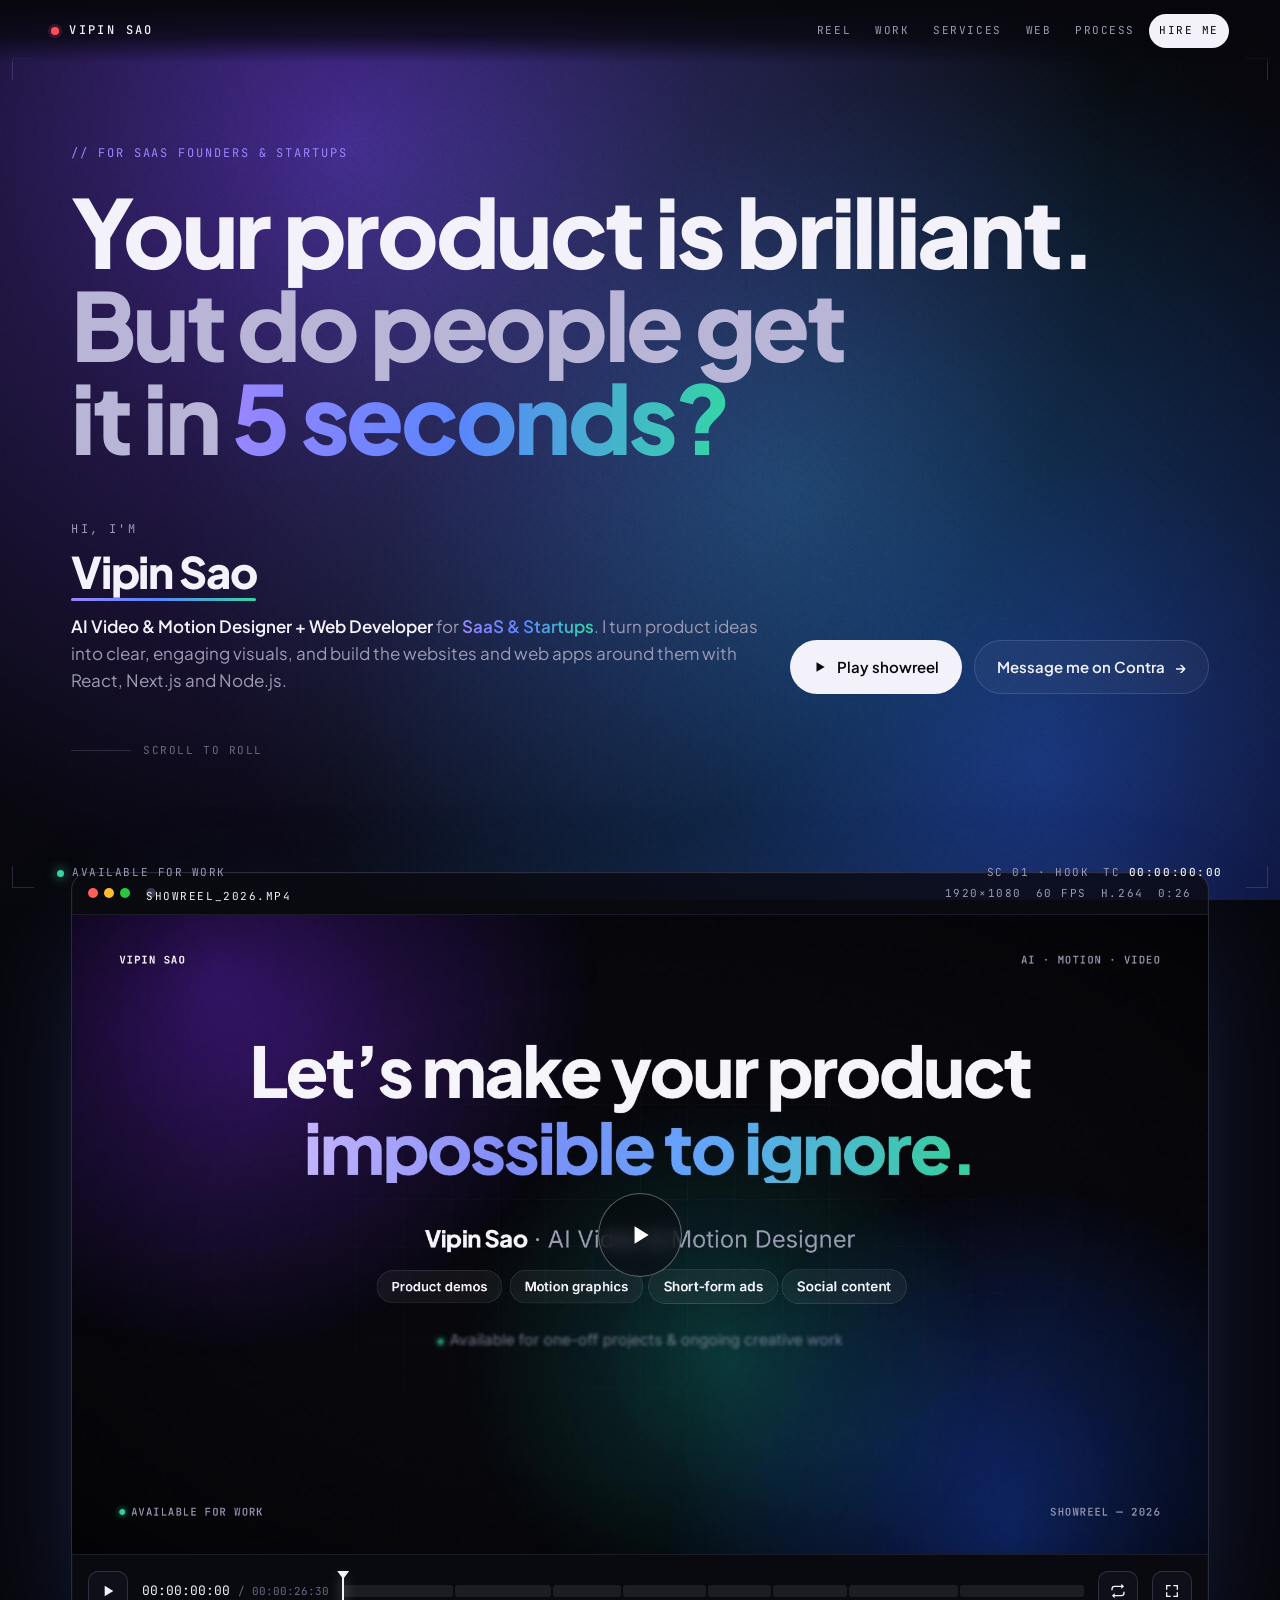
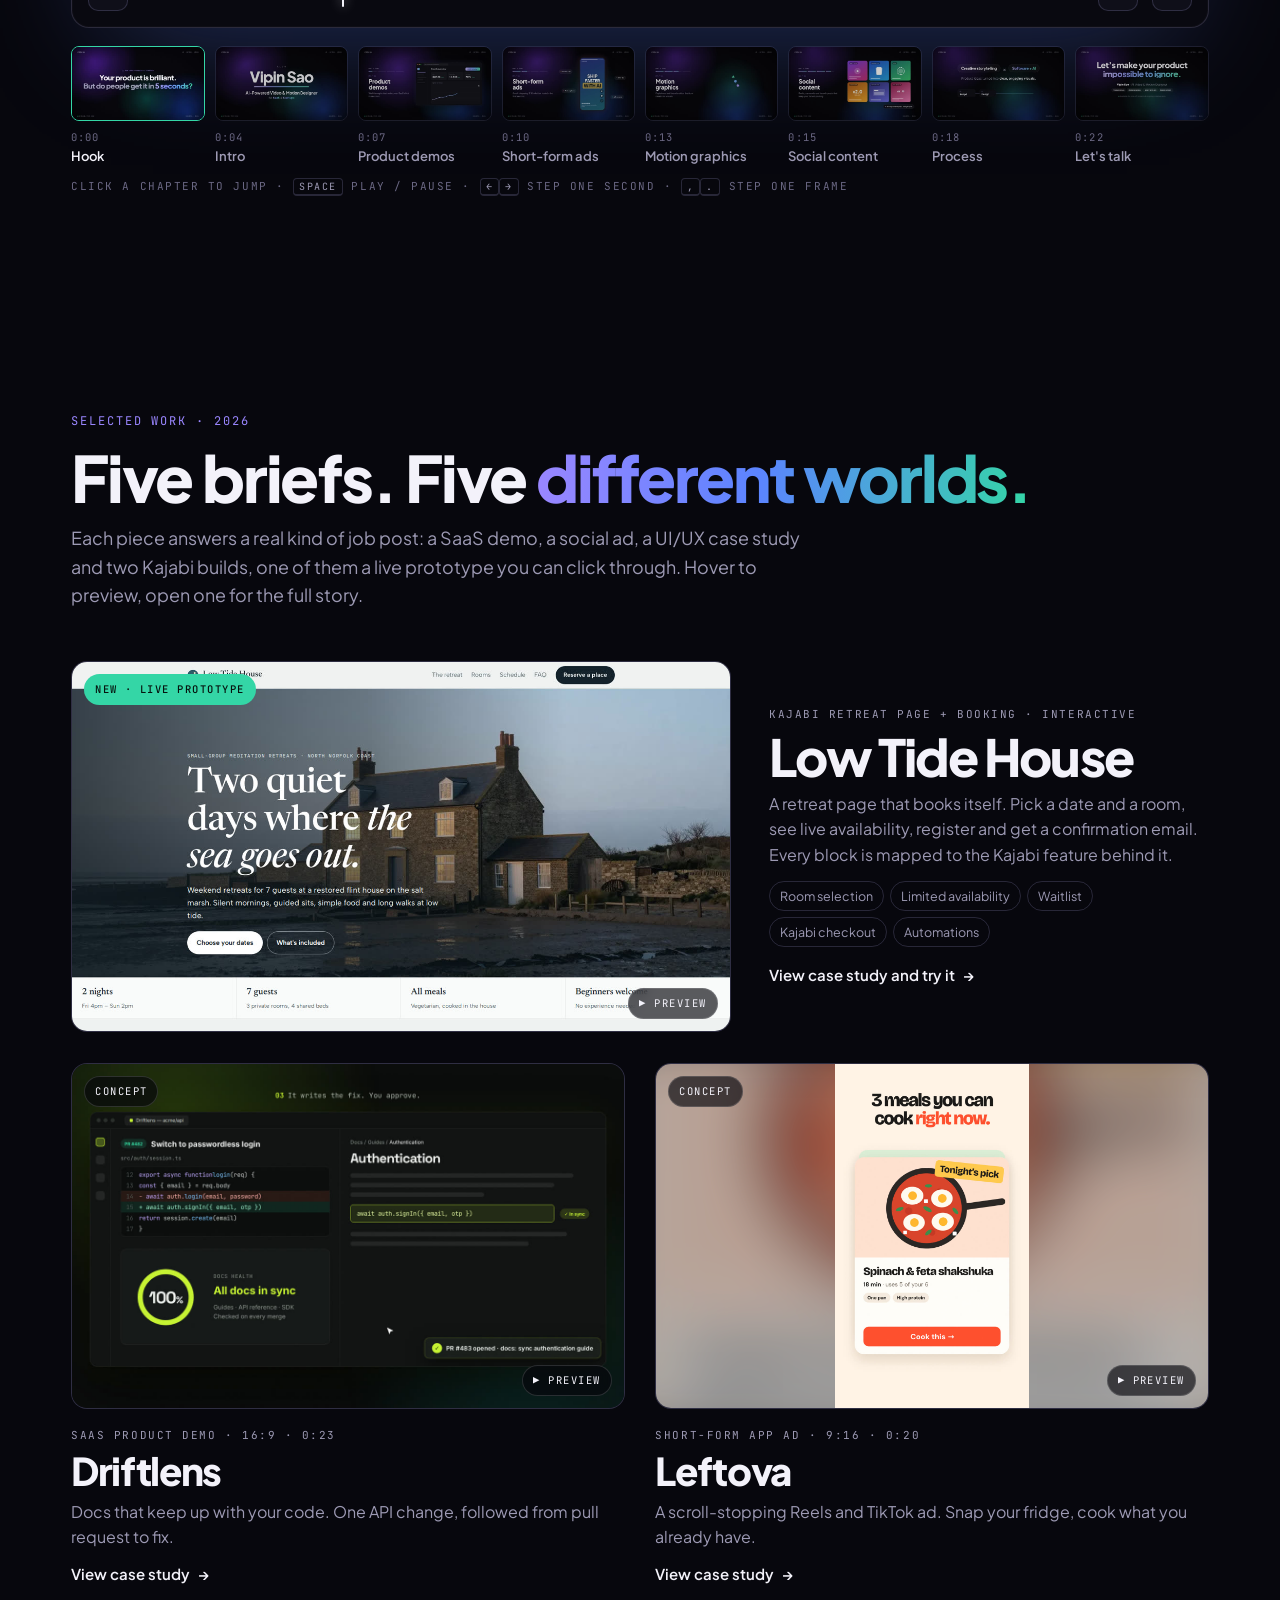
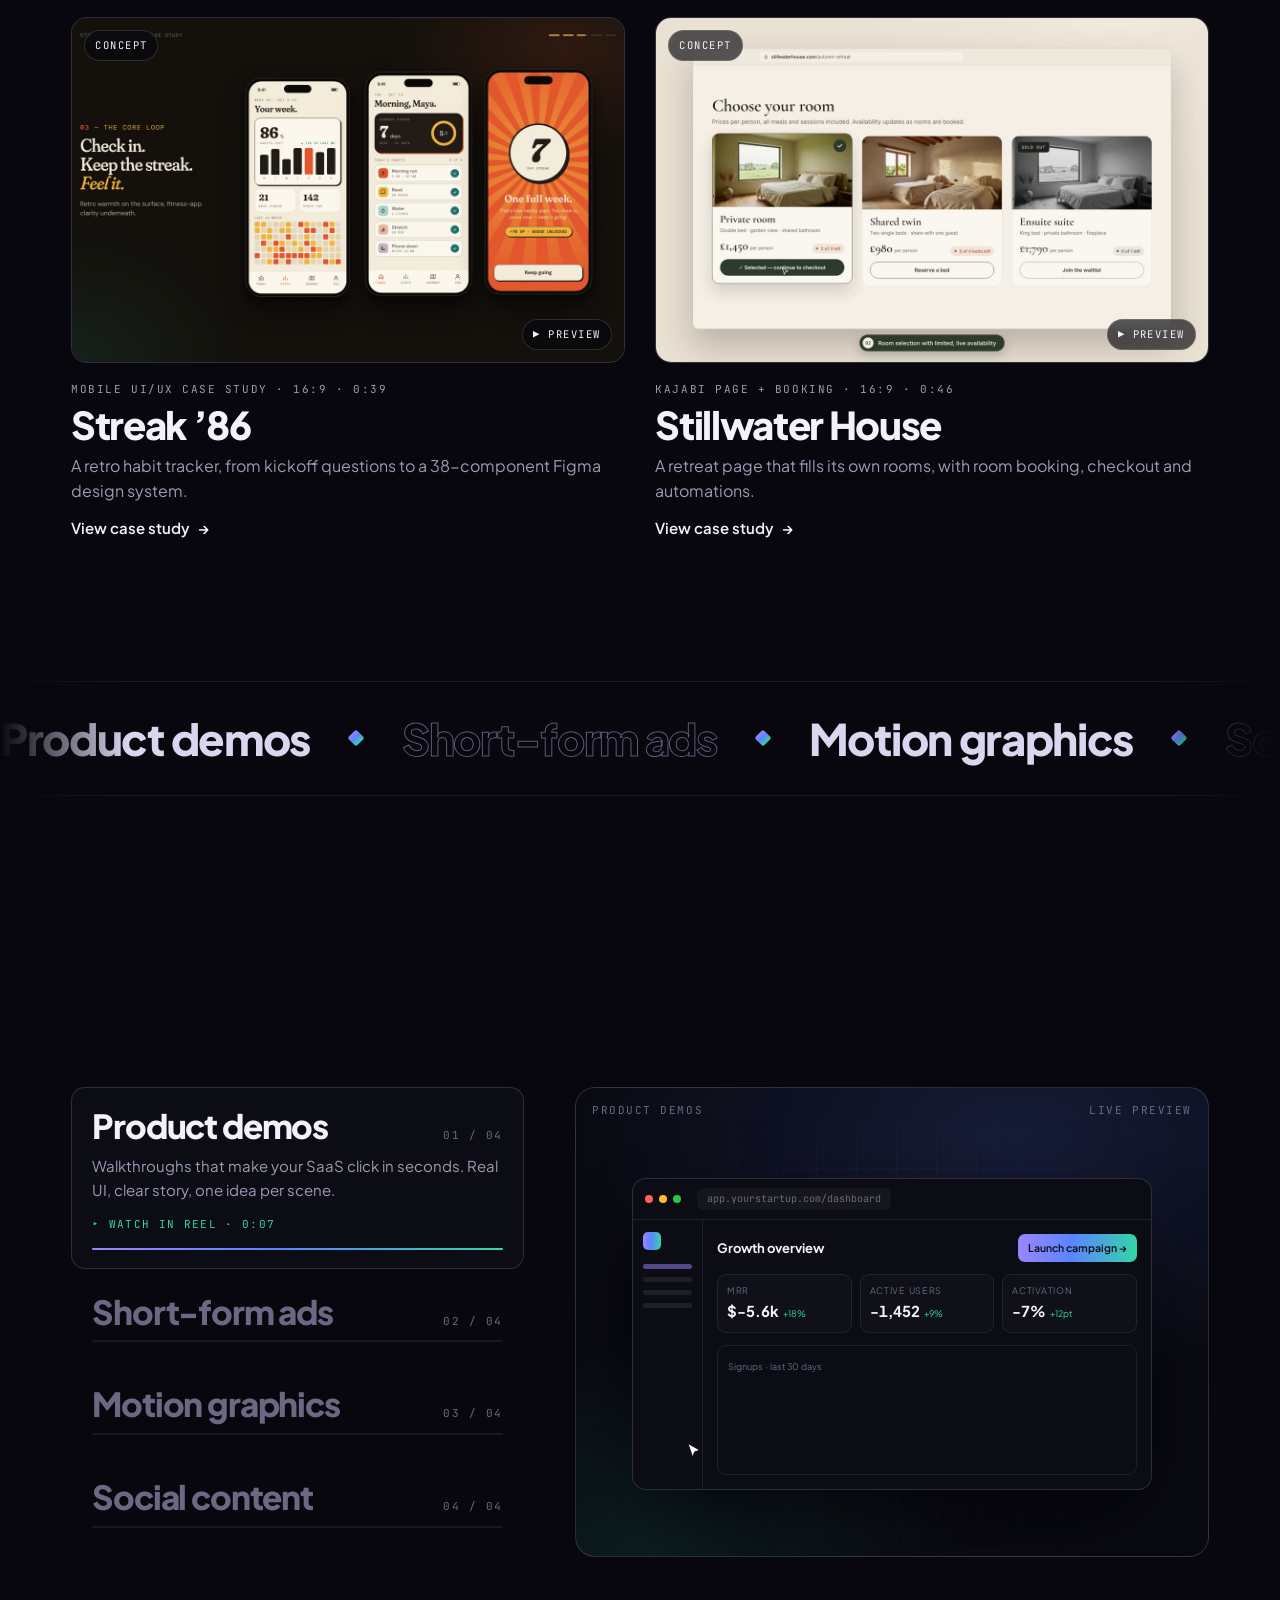
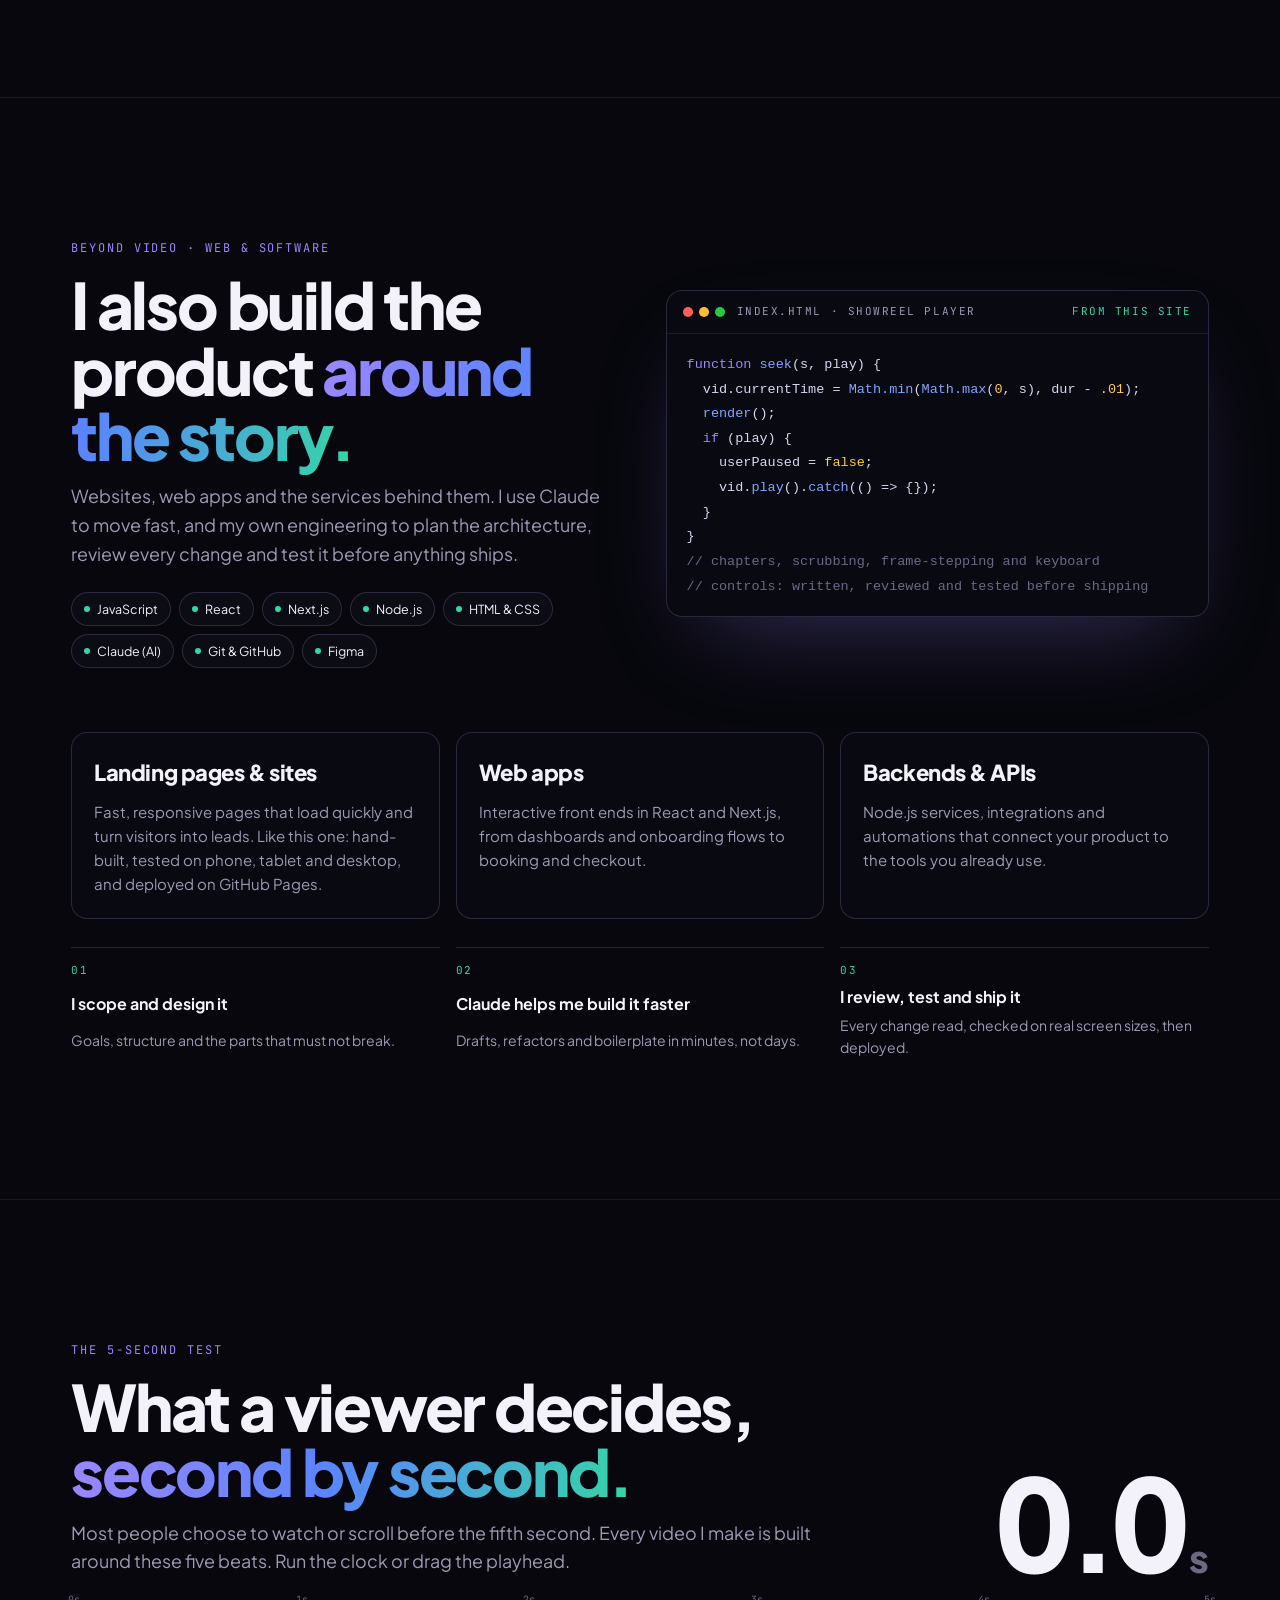
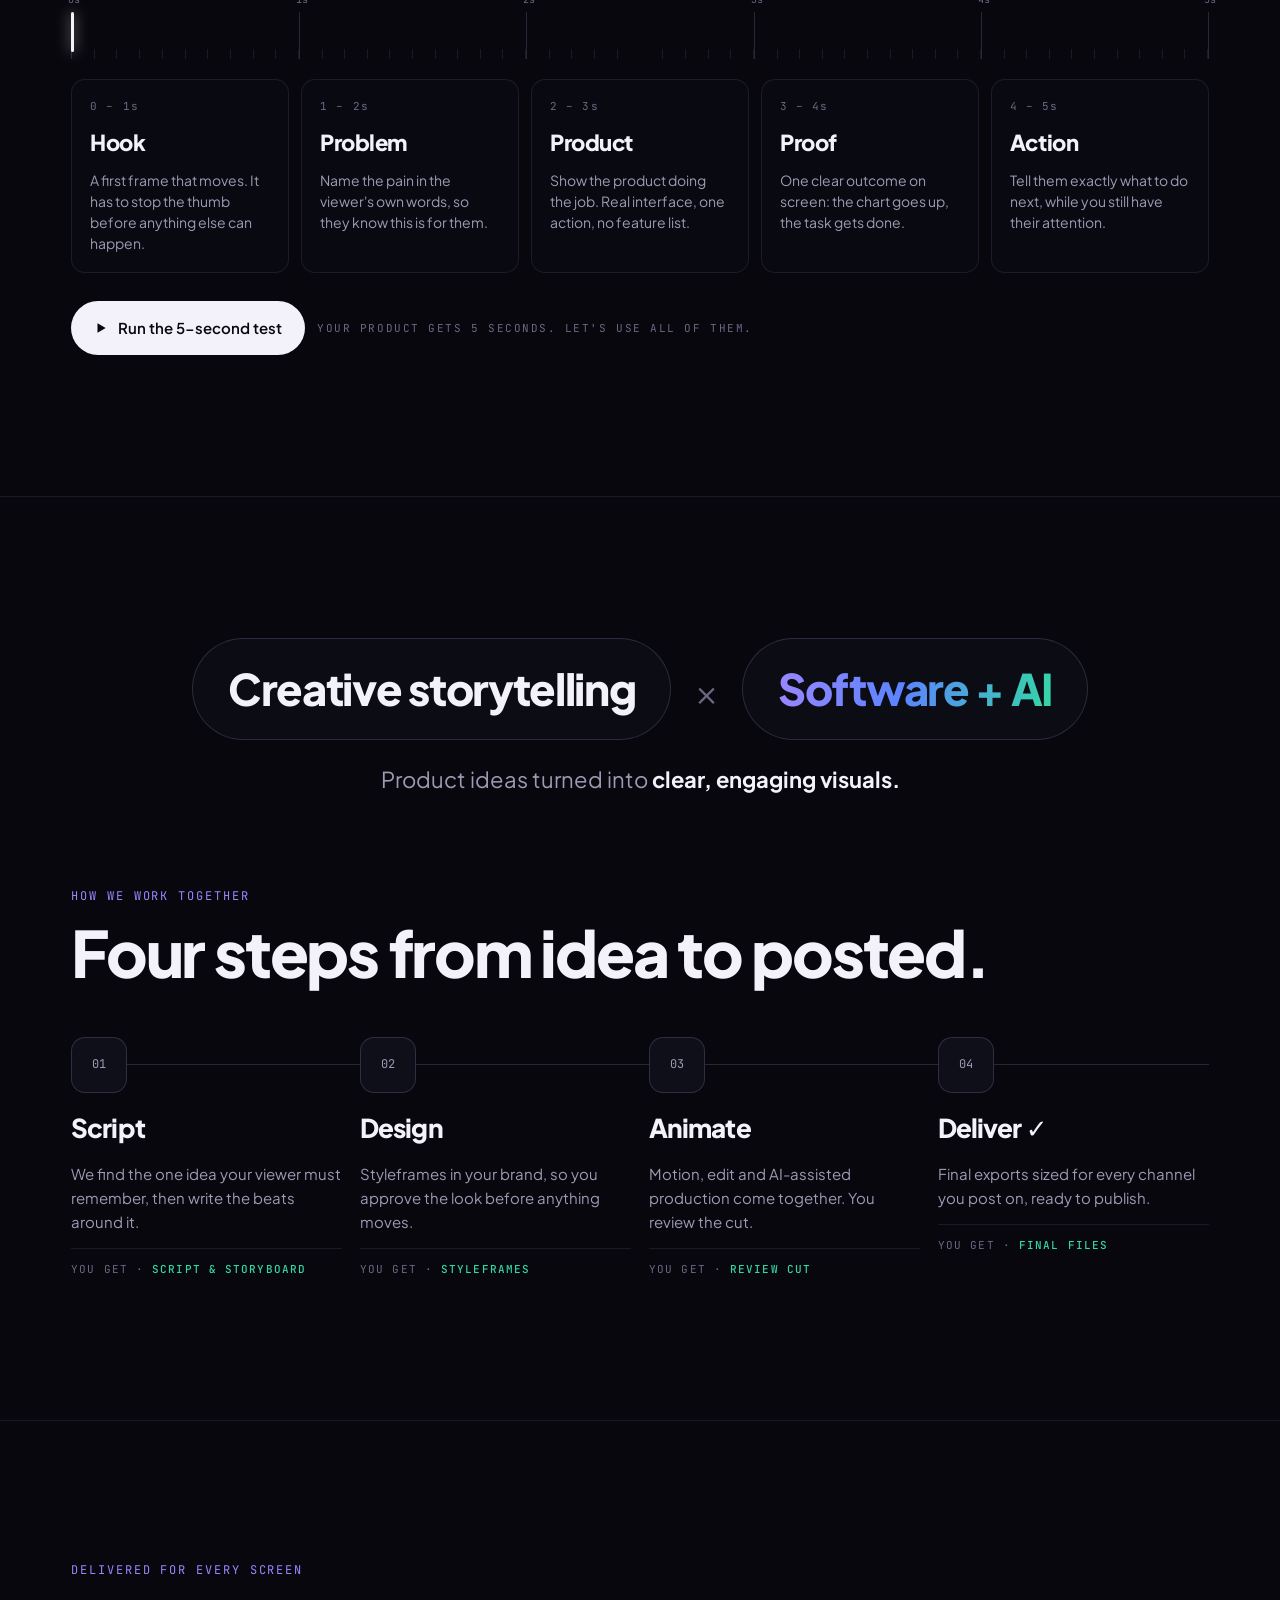
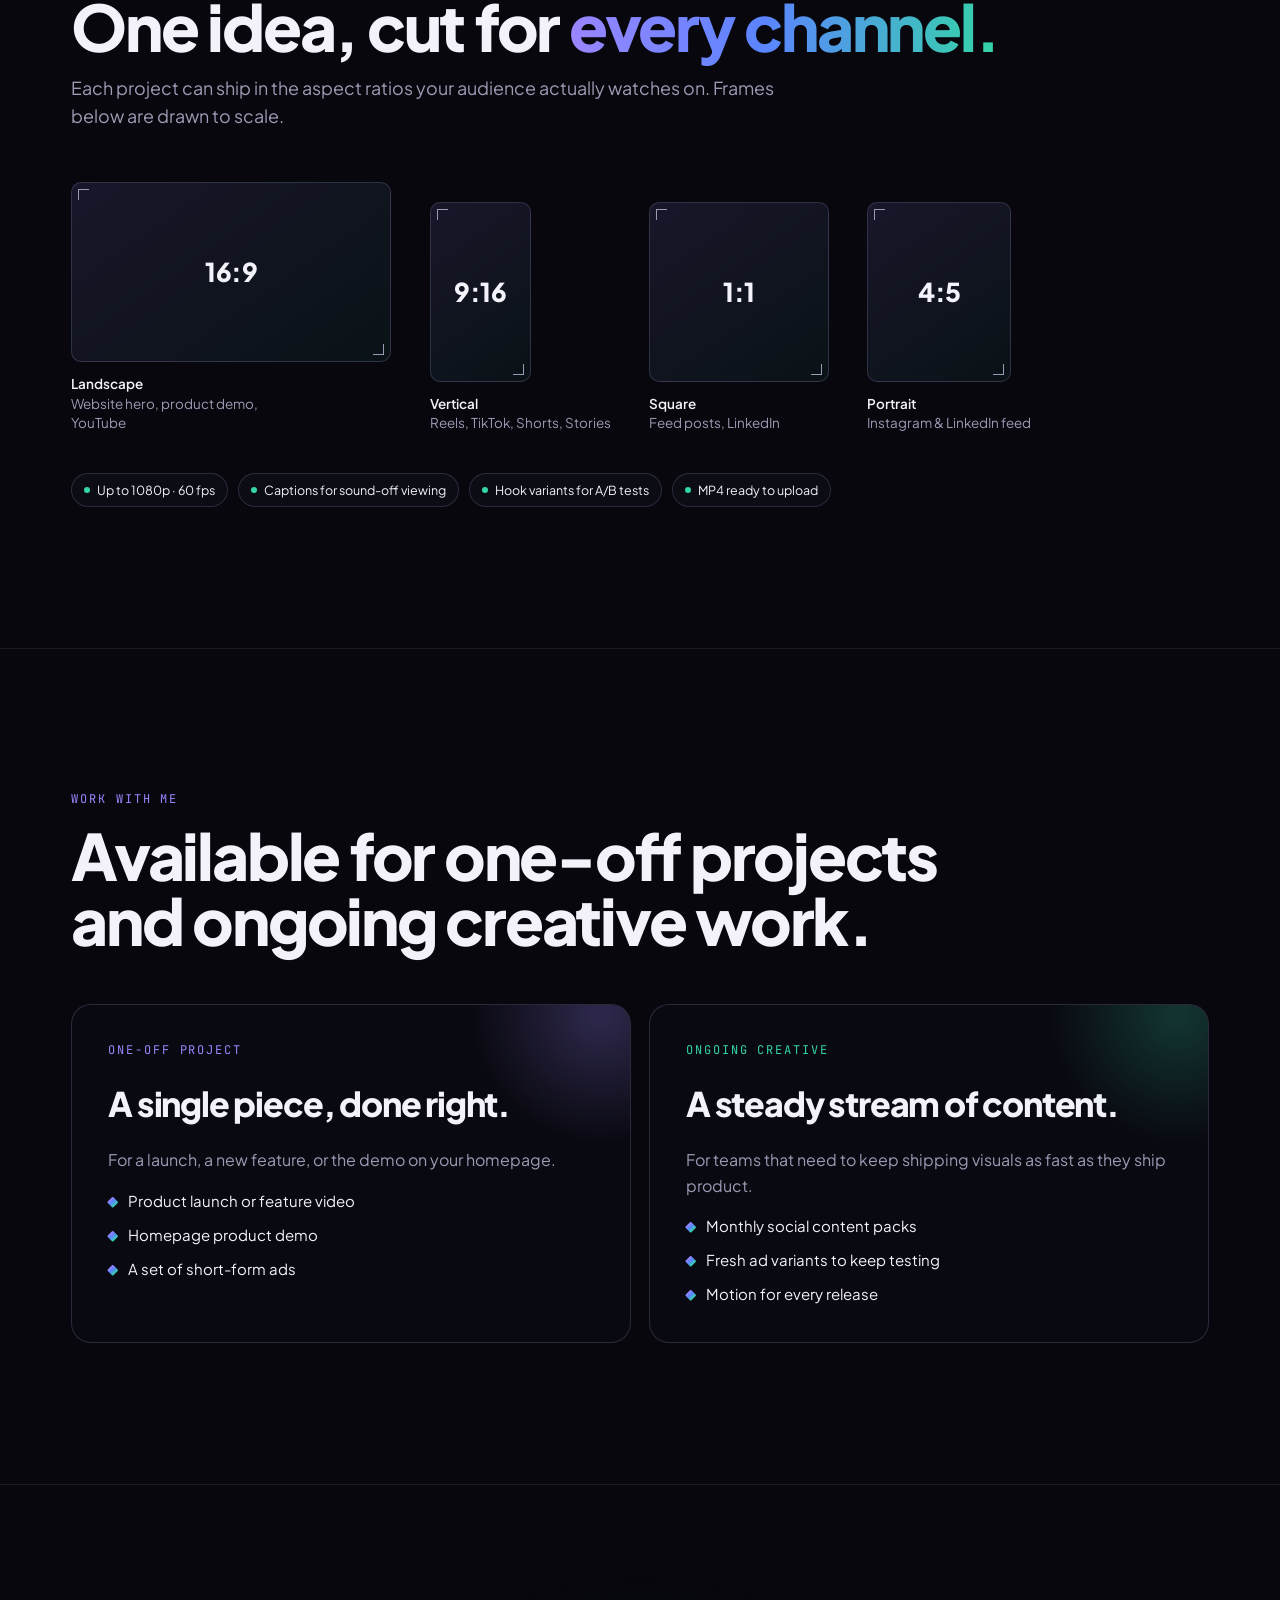
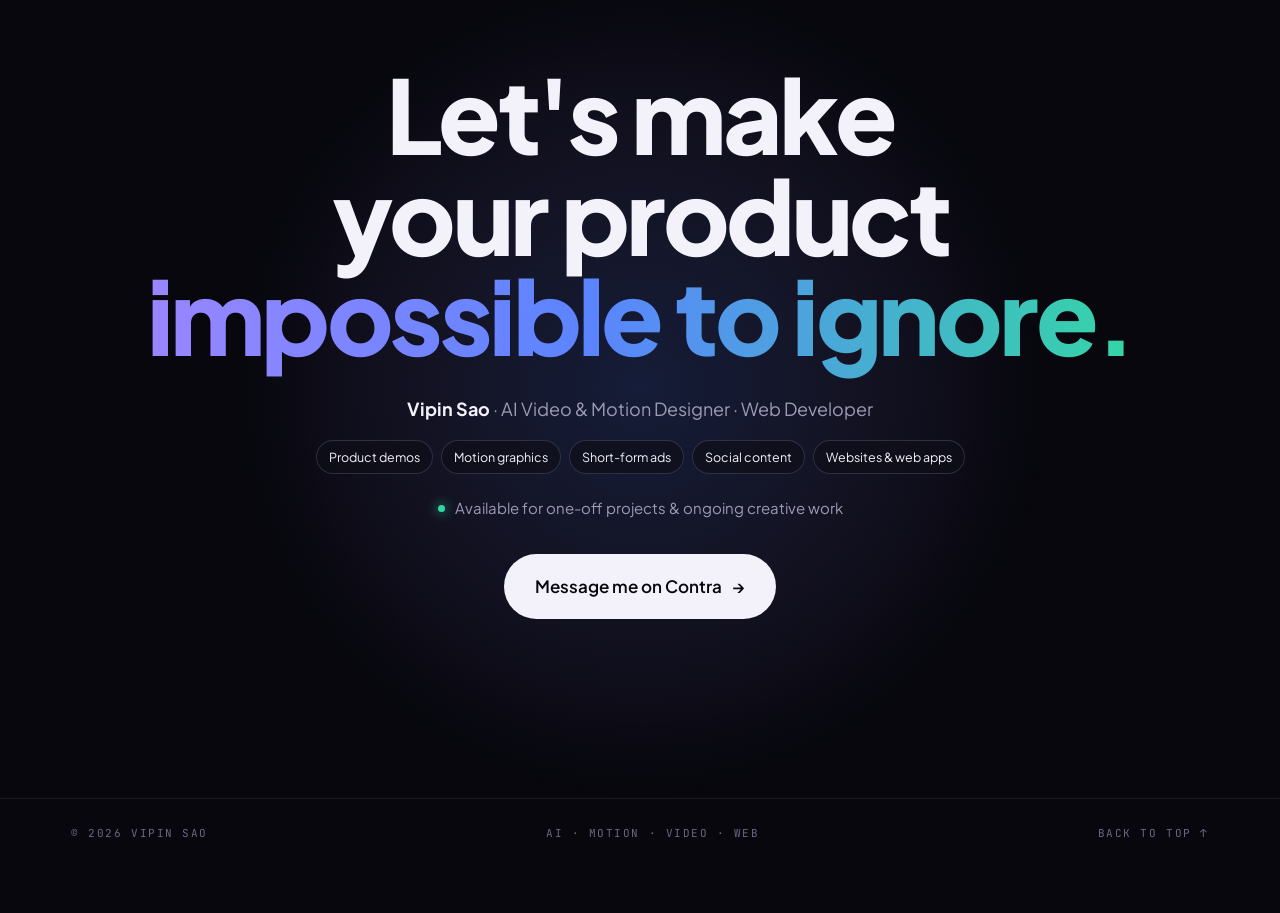
<file: index.html>
<!doctype html>
<html lang="en">
<head>
<meta charset="utf-8">
<meta name="viewport" content="width=device-width, initial-scale=1, viewport-fit=cover">
<title>Vipin Sao Portfolio</title>
<link rel="icon" href="data:image/svg+xml,%3Csvg xmlns=%27http://www.w3.org/2000/svg%27 viewBox=%270 0 100 100%27%3E%3Ctext y=%27.9em%27 font-size=%2790%27%3E%F0%9F%8E%AC%3C/text%3E%3C/svg%3E">
<meta name="description" content="Vipin Sao, AI-powered video and motion designer for SaaS and startups. Product demos, short-form ads, motion graphics, social content, plus websites and web apps built with React, Next.js and Node.js.">
<meta property="og:title" content="Vipin Sao, AI Video & Motion Designer + Web Developer">
<meta property="og:description" content="Let's make your product impossible to ignore.">
<meta property="og:image" content="assets/poster.jpg">
<link rel="preconnect" href="https://fonts.googleapis.com">
<link rel="preconnect" href="https://fonts.gstatic.com" crossorigin>
<link rel="stylesheet" href="https://fonts.googleapis.com/css2?family=Plus+Jakarta+Sans:wght@400;500;600;700;800&family=JetBrains+Mono:wght@400;500&display=swap">
<style>
/* Layout: a viewfinder. Fixed frame labels + timecode wrap a single scrolling "edit":
   hook → reel monitor → what I make (stage) → 5-second test → process → formats → final card. */
:root{
  --ink:#07070d;         /* page ground, near-black with a violet bias */
  --panel:#0f0f19;       /* raised surfaces */
  --panel-2:#161624;
  --line:rgba(196,190,255,.10);
  --line-2:rgba(196,190,255,.18);
  --text:#f3f2fa;
  --muted:#9d9ab4;
  --dim:#6b6884;
  --violet:#9a86ff;
  --blue:#5b84ff;
  --teal:#34d6a6;
  --gold:#ffcc3d;
  --grad:linear-gradient(92deg,var(--violet) 0%,var(--blue) 45%,var(--teal) 100%);
  --display:"Plus Jakarta Sans",ui-sans-serif,system-ui,-apple-system,"Segoe UI",sans-serif;
  --body:"Plus Jakarta Sans",ui-sans-serif,system-ui,-apple-system,"Segoe UI",sans-serif;
  --mono:"JetBrains Mono",ui-monospace,"SFMono-Regular",Menlo,Consolas,monospace;
  --gutter:clamp(16px,4vw,56px);
  --maxw:1240px;
  --ease:cubic-bezier(.2,.8,.2,1);
  color-scheme:dark;
}
*{box-sizing:border-box}
html{scroll-behavior:smooth;-webkit-text-size-adjust:100%}
body{margin:0;background:var(--ink);color:var(--text);font:400 16px/1.6 var(--body);-webkit-font-smoothing:antialiased;overflow-x:hidden}
img,video{max-width:100%;display:block}
a{color:inherit}
button{font:inherit;color:inherit}
::selection{background:var(--violet);color:var(--ink)}
:focus-visible{outline:2px solid var(--teal);outline-offset:3px;border-radius:6px}
.skip{position:absolute;left:-999px;top:8px;background:var(--text);color:var(--ink);padding:8px 14px;border-radius:8px;z-index:100}
.skip:focus{left:16px}

/* ---------- atmosphere ---------- */
#aurora{position:fixed;inset:0;width:100%;height:100%;z-index:-2;pointer-events:none}
.grain{position:fixed;inset:0;z-index:-1;pointer-events:none;opacity:.045;mix-blend-mode:overlay}

/* ---------- viewfinder frame ---------- */
.mono{font-family:var(--mono);font-size:11px;letter-spacing:.14em;text-transform:uppercase}
.topbar{position:fixed;top:0;left:0;right:0;z-index:50;padding:calc(env(safe-area-inset-top,0px) + 14px) var(--gutter) 14px;display:flex;align-items:center;justify-content:space-between;gap:16px;background:linear-gradient(var(--ink),rgba(7,7,13,.72) 60%,rgba(7,7,13,0));backdrop-filter:blur(6px);-webkit-backdrop-filter:blur(6px)}
.brand{font-family:var(--mono);font-weight:500;font-size:12px;letter-spacing:.2em;text-transform:uppercase;text-decoration:none;display:flex;align-items:center;gap:10px}
.rec{width:8px;height:8px;border-radius:50%;background:#ff4d5e;box-shadow:0 0 0 3px rgba(255,77,94,.18);animation:rec 1.6s ease-in-out infinite}
@keyframes rec{50%{opacity:.25}}
.nav{display:flex;gap:4px;flex-wrap:wrap;justify-content:flex-end}
.nav a{font-family:var(--mono);font-size:11px;letter-spacing:.14em;text-transform:uppercase;text-decoration:none;color:var(--muted);padding:8px 10px;border-radius:999px;transition:color .2s,background .2s}
.nav a:hover,.nav a.on{color:var(--text);background:rgba(255,255,255,.06)}
.nav .cta-mini{color:var(--ink);background:var(--text)}
.nav .cta-mini:hover{background:var(--teal);color:var(--ink)}
.corner{position:fixed;width:22px;height:22px;z-index:40;pointer-events:none;border-color:var(--line-2);border-style:solid;border-width:0}
.c-tl{top:calc(env(safe-area-inset-top,0px) + 58px);left:12px;border-top-width:1px;border-left-width:1px}
.c-tr{top:calc(env(safe-area-inset-top,0px) + 58px);right:12px;border-top-width:1px;border-right-width:1px}
.c-bl{bottom:calc(env(safe-area-inset-bottom,0px) + 12px);left:12px;border-bottom-width:1px;border-left-width:1px}
.c-br{bottom:calc(env(safe-area-inset-bottom,0px) + 12px);right:12px;border-bottom-width:1px;border-right-width:1px}
.hud{position:fixed;bottom:0;left:0;right:0;z-index:45;pointer-events:none;display:flex;justify-content:space-between;align-items:center;gap:12px;padding:10px calc(var(--gutter) + 6px) calc(env(safe-area-inset-bottom,0px) + 18px)}
.hud .avail{display:flex;align-items:center;gap:8px;color:var(--muted)}
.dot{width:7px;height:7px;border-radius:50%;background:var(--teal);box-shadow:0 0 12px var(--teal)}
.hud .tc{display:flex;gap:14px;color:var(--muted);font-variant-numeric:tabular-nums}
.hud .tc b{color:var(--text);font-weight:500}

/* ---------- shared ---------- */
.wrap{max-width:var(--maxw);margin:0 auto;padding-inline:var(--gutter)}
section{position:relative}
.eyebrow{font-family:var(--mono);font-size:12px;letter-spacing:.16em;text-transform:uppercase;color:var(--violet)}
.grad{background:var(--grad);-webkit-background-clip:text;background-clip:text;color:transparent}
h1,h2,h3{font-family:var(--display);margin:0;text-wrap:balance;letter-spacing:-.035em}
h2{font-size:clamp(34px,5.2vw,64px);line-height:1.02;font-weight:800}
.lede{color:var(--muted);font-size:clamp(16px,1.4vw,18px);max-width:58ch;margin:0}
.sec-head{display:grid;gap:14px;margin-bottom:clamp(28px,4vw,52px)}
.btn{position:relative;display:inline-flex;align-items:center;gap:10px;padding:14px 22px;border-radius:999px;font-weight:600;font-size:15px;text-decoration:none;border:1px solid transparent;cursor:pointer;transition:background .25s,color .25s,border-color .25s,transform .25s var(--ease);will-change:transform}
.btn-solid{background:var(--text);color:var(--ink)}
.btn-solid:hover{background:#fff}
.btn-ghost{background:rgba(255,255,255,.04);border-color:var(--line-2);color:var(--text)}
.btn-ghost:hover{border-color:var(--violet);background:rgba(154,134,255,.1)}
.btn .arr{transition:transform .25s var(--ease)}
.btn:hover .arr{transform:translateX(4px)}
.chip{display:inline-flex;align-items:center;gap:7px;padding:6px 12px;border-radius:999px;border:1px solid var(--line-2);background:rgba(15,15,25,.7);font-size:12.5px;color:var(--text);white-space:nowrap}
.chip i{width:6px;height:6px;border-radius:50%;background:var(--teal);flex:none}

/* reveal: only elements below the fold at load are hidden, so the first frame is complete */
.js .reveal.pre{opacity:0;transform:translateY(28px)}
.reveal{transition:opacity .9s var(--ease),transform .9s var(--ease)}

/* ---------- hero ---------- */
.hero{padding-block:clamp(120px,16vh,170px) clamp(40px,6vw,72px)}
.hero .eyebrow{margin-bottom:22px;display:block}
.hook{font-size:clamp(40px,7.4vw,104px);line-height:.98;font-weight:800}
.hook .l2{display:block;color:#b9b5d6}
.w{display:inline-block;animation:blurIn 1s var(--ease) both;animation-delay:calc(var(--d) * 90ms + 150ms)}
@keyframes blurIn{from{opacity:0;filter:blur(14px);transform:translateY(.18em)}to{opacity:1;filter:blur(0);transform:none}}
.five{position:relative;white-space:nowrap}
.hero-foot{margin-top:clamp(32px,5vw,56px);display:grid;grid-template-columns:minmax(0,1fr) auto;gap:28px;align-items:end}
.intro{display:grid;gap:10px;animation:blurIn 1s var(--ease) both;animation-delay:1.4s}
.intro .hi{font-family:var(--mono);font-size:12px;letter-spacing:.2em;color:var(--muted);text-transform:uppercase}
.intro .name{font-family:var(--display);font-weight:800;font-size:clamp(28px,3.4vw,44px);letter-spacing:-.03em;line-height:1.05;position:relative;width:max-content;max-width:100%}
.intro .name::after{content:"";position:absolute;left:0;right:0;bottom:-6px;height:3px;border-radius:3px;background:var(--grad);transform-origin:left;animation:draw 1.1s var(--ease) both;animation-delay:1.9s}
@keyframes draw{from{transform:scaleX(0)}to{transform:scaleX(1)}}
.intro .role{margin:8px 0 0;color:var(--muted);font-size:17px}
.intro .role strong{color:var(--text);font-weight:600}
.hero-cta{display:flex;gap:12px;flex-wrap:wrap;animation:blurIn 1s var(--ease) both;animation-delay:1.7s}
.scroll-cue{margin-top:48px;display:flex;align-items:center;gap:12px;color:var(--dim)}
.scroll-cue .bar{width:60px;height:1px;background:var(--line-2);position:relative;overflow:hidden}
.scroll-cue .bar::after{content:"";position:absolute;inset:0;background:var(--teal);transform:translateX(-100%);animation:cue 2.4s var(--ease) infinite}
@keyframes cue{60%,100%{transform:translateX(100%)}}

/* ---------- reel monitor ---------- */
.reel{padding-block:clamp(24px,4vw,40px) clamp(80px,10vw,140px)}
.monitor{border:1px solid var(--line-2);border-radius:18px;background:rgba(10,10,18,.8);overflow:hidden;box-shadow:0 40px 120px -40px rgba(91,132,255,.35),0 0 0 1px rgba(255,255,255,.02) inset}
.mon-bar{display:flex;align-items:center;justify-content:space-between;gap:12px;padding:12px 16px;border-bottom:1px solid var(--line);color:var(--muted);flex-wrap:wrap}
.mon-bar .lights{display:flex;gap:6px;align-items:center}
.mon-bar .lights span{width:10px;height:10px;border-radius:50%;background:#3a3950}
.mon-bar .lights span:first-child{background:#ff5f57}.mon-bar .lights span:nth-child(2){background:#febc2e}.mon-bar .lights span:nth-child(3){background:#28c840}
.mon-bar .file{margin-left:10px;color:var(--text)}
.meta{display:flex;gap:14px;flex-wrap:wrap}
.screen{position:relative;aspect-ratio:16/9;background:#000;cursor:pointer;max-width:100%}
.screen video{width:100%;height:100%;object-fit:cover}
.screen .bigplay{position:absolute;inset:0;margin:auto;width:84px;height:84px;border-radius:50%;border:1px solid rgba(255,255,255,.35);background:rgba(7,7,13,.45);backdrop-filter:blur(8px);-webkit-backdrop-filter:blur(8px);display:grid;place-items:center;transition:opacity .3s,transform .3s var(--ease);pointer-events:none}
.screen.playing .bigplay{opacity:0;transform:scale(.85)}
.screen .safe{position:absolute;inset:6% 5%;border:1px dashed rgba(255,255,255,.14);border-radius:4px;pointer-events:none;opacity:0;transition:opacity .3s}
.screen:hover .safe{opacity:1}
.screen .safe::before{content:"TITLE SAFE";position:absolute;top:6px;left:8px;font:500 9px/1 var(--mono);letter-spacing:.16em;color:rgba(255,255,255,.4)}
.controls{display:grid;grid-template-columns:auto auto minmax(0,1fr) auto auto;gap:14px;align-items:center;padding:14px 16px;border-top:1px solid var(--line)}
.ctl{width:40px;height:40px;border-radius:10px;border:1px solid var(--line-2);background:var(--panel);display:grid;place-items:center;cursor:pointer;transition:border-color .2s,background .2s}
.ctl:hover{border-color:var(--violet);background:var(--panel-2)}
.ctl svg{width:16px;height:16px;fill:var(--text)}
.timecode{font-family:var(--mono);font-size:13px;font-variant-numeric:tabular-nums;color:var(--text);min-width:11ch}
.timecode small{color:var(--dim);font-size:11px}
.timeline{position:relative;height:44px;cursor:pointer;touch-action:none;min-width:0}
.segs{position:absolute;left:0;right:0;top:16px;height:12px;display:flex;gap:2px}
.seg{height:100%;border-radius:3px;background:rgba(255,255,255,.08);position:relative;overflow:hidden}
.seg .fill{position:absolute;inset:0;background:var(--grad);background-size:var(--bgw,100%) 100%;transform-origin:left;transform:scaleX(0)}
.playhead{position:absolute;top:6px;bottom:6px;width:2px;background:var(--text);border-radius:2px;left:0;box-shadow:0 0 12px rgba(255,255,255,.6);pointer-events:none}
.playhead::before{content:"";position:absolute;top:-4px;left:-5px;width:12px;height:8px;background:var(--text);clip-path:polygon(0 0,100% 0,50% 100%)}
.tip{position:absolute;bottom:calc(100% + 6px);transform:translateX(-50%);background:var(--text);color:var(--ink);font:500 11px/1 var(--mono);padding:6px 8px;border-radius:6px;white-space:nowrap;pointer-events:none;opacity:0;transition:opacity .15s}
.timeline:hover .tip{opacity:1}
.chapters{display:grid;grid-template-columns:repeat(8,minmax(0,1fr));gap:10px;margin-top:18px}
.chap{display:grid;gap:8px;text-align:left;padding:0;background:none;border:0;cursor:pointer;min-width:0}
.chap .th{position:relative;border-radius:8px;overflow:hidden;border:1px solid var(--line);aspect-ratio:16/9;transition:border-color .25s,transform .35s var(--ease)}
.chap .th img{width:100%;height:100%;object-fit:cover;filter:saturate(.8) brightness(.8);transition:filter .3s}
.chap:hover .th{transform:translateY(-3px)}
.chap:hover .th img,.chap.on .th img{filter:none}
.chap.on .th{border-color:var(--teal)}
.chap .th .bar{position:absolute;left:0;bottom:0;height:2px;background:var(--teal);width:var(--p,0%)}
.chap .lbl{display:flex;flex-direction:column;gap:2px;min-width:0}
.chap .lbl span{font-family:var(--mono);font-size:10.5px;letter-spacing:.1em;color:var(--dim)}
.chap .lbl b{font-weight:600;font-size:13px;line-height:1.25;color:var(--muted)}
.chap.on .lbl b{color:var(--text)}
.kbd-hint{margin-top:14px;color:var(--dim)}
kbd{font-family:var(--mono);font-size:10px;border:1px solid var(--line-2);border-bottom-width:2px;border-radius:4px;padding:1px 5px;color:var(--muted)}

/* ---------- marquee ---------- */
.marquee{border-block:1px solid var(--line);overflow:hidden;padding-block:22px;mask-image:linear-gradient(90deg,transparent,#000 10%,#000 90%,transparent);-webkit-mask-image:linear-gradient(90deg,transparent,#000 10%,#000 90%,transparent)}
.track{display:flex;gap:40px;width:max-content;animation:marq 38s linear infinite}
.marquee:hover .track{animation-play-state:paused}
.track span{font-family:var(--display);font-weight:800;font-size:clamp(26px,3.4vw,44px);letter-spacing:-.03em;display:flex;align-items:center;gap:40px;white-space:nowrap;color:#d9d6ef}
.track span:nth-child(even){color:transparent;-webkit-text-stroke:1px rgba(196,190,255,.45)}
.track span::after{content:"";width:12px;height:12px;background:var(--grad);transform:rotate(45deg);border-radius:2px;flex:none}
@keyframes marq{to{transform:translateX(-50%)}}

/* ---------- what I make ---------- */
.make{padding-block:clamp(90px,11vw,150px)}
.make-grid{display:grid;grid-template-columns:minmax(0,5fr) minmax(0,7fr);gap:clamp(24px,4vw,60px);align-items:stretch}
.svc-list{display:grid;gap:4px;align-content:start}
.svc{display:grid;gap:10px;text-align:left;padding:20px 20px 18px;border-radius:14px;border:1px solid transparent;background:none;cursor:pointer;transition:background .3s,border-color .3s}
.svc:hover{background:rgba(255,255,255,.025)}
.svc.on{background:rgba(15,15,25,.75);border-color:var(--line-2)}
.svc .row{display:flex;justify-content:space-between;align-items:baseline;gap:12px}
.svc .n{font-family:var(--mono);font-size:11px;letter-spacing:.14em;color:var(--dim)}
.svc h3{font-size:clamp(24px,2.6vw,34px);font-weight:800;line-height:1.05;color:var(--dim);transition:color .3s}
.svc.on h3,.svc:hover h3{color:var(--text)}
.svc p{margin:0;color:var(--muted);font-size:15px;max-width:44ch;display:none}
.svc.on p{display:block}
.svc .prog{height:2px;background:rgba(255,255,255,.07);border-radius:2px;overflow:hidden}
.svc .prog i{display:block;height:100%;background:var(--grad);transform-origin:left;transform:scaleX(0)}
.svc.on .prog i{animation:prog 5s linear forwards}
.make.paused .svc.on .prog i,.make.static .svc.on .prog i{animation-play-state:paused}
.make.static .svc.on .prog i{animation:none;transform:scaleX(1)}
@keyframes prog{to{transform:scaleX(1)}}
.svc .seek{justify-self:start;display:none;align-items:center;gap:8px;font-family:var(--mono);font-size:11px;letter-spacing:.12em;text-transform:uppercase;color:var(--teal);background:none;border:0;padding:4px 0;cursor:pointer}
.svc.on .seek{display:inline-flex}
.svc .seek:hover{text-decoration:underline;text-underline-offset:4px}

.stage-wrap{position:relative;border-radius:20px;border:1px solid var(--line-2);background:radial-gradient(120% 90% at 70% 10%,rgba(91,132,255,.16),transparent 60%),radial-gradient(90% 80% at 10% 100%,rgba(52,214,166,.10),transparent 60%),rgba(10,10,18,.85);min-height:460px;overflow:hidden;display:grid}
.stage-wrap::before{content:"";position:absolute;inset:0;background-image:linear-gradient(var(--line) 1px,transparent 1px),linear-gradient(90deg,var(--line) 1px,transparent 1px);background-size:40px 40px;mask-image:radial-gradient(circle at 50% 50%,#000 20%,transparent 75%);-webkit-mask-image:radial-gradient(circle at 50% 50%,#000 20%,transparent 75%);opacity:.5}
.stage-label{position:absolute;top:14px;left:16px;right:16px;display:flex;justify-content:space-between;color:var(--dim);z-index:2}
.stage{grid-area:1/1;display:grid;place-items:center;padding:56px 24px 32px;opacity:0;visibility:hidden;transform:scale(.97);transition:opacity .5s var(--ease),transform .6s var(--ease),visibility 0s .5s;position:relative;z-index:1;min-width:0}
.stage.on{opacity:1;visibility:visible;transform:none;transition:opacity .5s var(--ease),transform .6s var(--ease),visibility 0s}

/* stage 1: product demo */
.dash{width:min(100%,520px);border-radius:14px;border:1px solid var(--line-2);background:#0c0c15;box-shadow:0 30px 80px -30px rgba(0,0,0,.8);overflow:hidden;position:relative;font-size:12px}
.dash .chrome{display:flex;align-items:center;gap:6px;padding:9px 12px;border-bottom:1px solid var(--line)}
.dash .chrome i{width:8px;height:8px;border-radius:50%;background:#3a3950}
.dash .chrome i:nth-child(1){background:#ff5f57}.dash .chrome i:nth-child(2){background:#febc2e}.dash .chrome i:nth-child(3){background:#28c840}
.dash .url{margin-left:10px;font-family:var(--mono);font-size:10px;color:var(--dim);background:rgba(255,255,255,.04);padding:3px 10px;border-radius:6px}
.dash .body{display:grid;grid-template-columns:70px minmax(0,1fr)}
.dash .side{border-right:1px solid var(--line);padding:12px 10px;display:grid;gap:8px;align-content:start}
.dash .side b{width:18px;height:18px;border-radius:5px;background:var(--grad);display:block;margin-bottom:6px}
.dash .side span{height:5px;border-radius:3px;background:rgba(255,255,255,.08)}
.dash .side span:first-of-type{background:rgba(154,134,255,.5)}
.dash .main{padding:14px;display:grid;gap:12px;min-width:0}
.dash .top{display:flex;justify-content:space-between;align-items:center;gap:8px}
.dash .top strong{font-size:13px}
.dash .launch{font-size:10.5px;font-weight:600;padding:6px 10px;border-radius:7px;background:var(--grad);color:#0b0b14;white-space:nowrap;position:relative}
.stage.on .dash .launch{animation:press 5s var(--ease) infinite}
@keyframes press{0%,46%{transform:none;box-shadow:none}50%{transform:scale(.92)}56%,100%{transform:none;box-shadow:0 0 0 4px rgba(52,214,166,.25)}}
.kpis{display:grid;grid-template-columns:repeat(3,minmax(0,1fr));gap:8px}
.kpi{border:1px solid var(--line);border-radius:9px;padding:9px;background:rgba(255,255,255,.02);min-width:0}
.kpi small{display:block;font-size:9px;color:var(--dim);text-transform:uppercase;letter-spacing:.08em}
.kpi b{font-size:15px;font-variant-numeric:tabular-nums}
.kpi em{font-style:normal;font-size:9px;color:var(--teal);margin-left:4px}
.chart{border:1px solid var(--line);border-radius:9px;padding:10px;position:relative;height:130px}
.chart small{font-size:9px;color:var(--dim)}
.chart svg{position:absolute;left:10px;right:10px;bottom:10px;width:calc(100% - 20px);height:95px;overflow:visible}
.chart .ln{fill:none;stroke:url(#lg);stroke-width:2.5;stroke-linecap:round;stroke-dasharray:420;stroke-dashoffset:420}
.chart .ar{fill:url(#ag);opacity:0}
.chart .end{fill:var(--teal);opacity:0}
.stage.on .chart .ln{animation:line 5s var(--ease) infinite}
.stage.on .chart .ar{animation:fadeA 5s var(--ease) infinite}
.stage.on .chart .end{animation:fadeE 5s var(--ease) infinite}
@keyframes line{0%{stroke-dashoffset:420}45%,100%{stroke-dashoffset:0}}
@keyframes fadeA{0%,30%{opacity:0}50%,100%{opacity:1}}
@keyframes fadeE{0%,42%{opacity:0}48%,100%{opacity:1}}
.toast{position:absolute;right:14px;bottom:14px;display:flex;align-items:center;gap:6px;font-size:10.5px;font-weight:600;padding:7px 11px;border-radius:999px;background:#12121e;border:1px solid var(--line-2);opacity:0;transform:translateY(8px)}
.toast i{width:12px;height:12px;border-radius:50%;background:var(--teal);display:grid;place-items:center;font-style:normal;font-size:8px;color:#07120e}
.stage.on .toast{animation:toast 5s var(--ease) infinite}
@keyframes toast{0%,52%{opacity:0;transform:translateY(8px)}60%,92%{opacity:1;transform:none}100%{opacity:0}}
.cursor{position:absolute;width:18px;height:18px;left:10%;top:85%;pointer-events:none;z-index:3}
.stage.on .cursor{animation:cur 5s var(--ease) infinite}
@keyframes cur{0%{left:20%;top:90%}40%,50%{left:86%;top:13%}70%,100%{left:78%;top:40%}}

/* stage 2: short-form ad */
.adscene{position:relative;width:100%;display:grid;place-items:center}
.phone{width:200px;aspect-ratio:9/16;max-width:100%;border-radius:26px;padding:7px;background:#15151f;border:1px solid var(--line-2);box-shadow:0 30px 80px -20px rgba(91,132,255,.45)}
.phone .scr{position:relative;height:100%;border-radius:20px;overflow:hidden;background:linear-gradient(170deg,#5a3df0,#3b53e8 55%,#1b8f95);display:flex;flex-direction:column;justify-content:space-between;padding:12px}
.stage.on .phone .scr{animation:hue 5s linear infinite}
@keyframes hue{0%,50%{filter:none}75%,100%{filter:hue-rotate(28deg) saturate(1.1)}}
.phone .pbar{height:2px;border-radius:2px;background:rgba(255,255,255,.3);overflow:hidden}
.phone .pbar i{display:block;height:100%;background:#fff;transform-origin:left;transform:scaleX(0)}
.stage.on .phone .pbar i{animation:prog 5s linear infinite}
.phone .sp{font:500 7px/1 var(--mono);letter-spacing:.14em;color:rgba(255,255,255,.7);margin-top:6px}
.phone .copy{position:relative;height:110px;display:grid;place-items:center;text-align:center}
.phone .copy span{grid-area:1/1;font-family:var(--display);font-weight:800;letter-spacing:-.02em;line-height:1;color:#fff;font-size:30px;opacity:0}
.phone .copy .c3 mark{display:inline-block;background:var(--gold);color:#16120a;padding:2px 5px;margin-top:3px;border-radius:3px}
.stage.on .phone .c1{animation:c1 5s var(--ease) infinite}
.stage.on .phone .c2{animation:c2 5s var(--ease) infinite}
.stage.on .phone .c3{animation:c3 5s var(--ease) infinite}
.static-all .phone .c3{opacity:1}
@keyframes c1{0%{opacity:0;transform:scale(1.4)}6%,24%{opacity:1;transform:none}30%,100%{opacity:0}}
@keyframes c2{0%,28%{opacity:0;transform:translateY(10px)}34%,52%{opacity:1;transform:none}58%,100%{opacity:0}}
@keyframes c3{0%,56%{opacity:0;transform:scale(.8)}64%,96%{opacity:1;transform:none}100%{opacity:0}}
.phone .foot{display:flex;justify-content:space-between;align-items:flex-end;gap:8px}
.phone .handle{font-size:8.5px;line-height:1.35;color:rgba(255,255,255,.85)}
.phone .handle b{display:block;font-size:9.5px}
.phone .acts{display:grid;gap:7px}
.phone .acts i{width:20px;height:20px;border-radius:50%;background:rgba(0,0,0,.25);display:grid;place-items:center}
.phone .acts svg{width:10px;height:10px;fill:#fff}
.floaty{position:absolute;animation:float 6s ease-in-out infinite}
.floaty:nth-of-type(2){animation-delay:-1.5s}.floaty:nth-of-type(3){animation-delay:-3s}.floaty:nth-of-type(4){animation-delay:-4.5s}
@keyframes float{50%{transform:translateY(-10px)}}
.f1{left:6%;top:18%}.f2{left:2%;top:58%}.f3{right:6%;top:26%}.f4{right:3%;top:66%}
.f1 i,.f3 i{background:var(--gold)}

/* stage 3: motion graphics */
.mg{position:relative;width:min(100%,380px);aspect-ratio:1;max-width:100%}
.mg .s{position:absolute;left:50%;top:50%;width:64px;height:64px;margin:-32px 0 0 -32px}
.mg .circ{border-radius:50%;background:var(--violet);box-shadow:0 0 40px rgba(154,134,255,.6)}
.mg .sq{border-radius:14px;background:var(--blue);box-shadow:0 0 40px rgba(91,132,255,.6)}
.mg .tri{background:var(--teal);clip-path:polygon(50% 6%,96% 92%,4% 92%);filter:drop-shadow(0 0 20px rgba(52,214,166,.6))}
.mg .circ{transform:translate(-110px,-90px)}.mg .sq{transform:translate(20px,10px) rotate(20deg)}.mg .tri{transform:translate(110px,90px) rotate(-15deg)}
.stage.on .mg .circ{animation:mc 5s var(--ease) infinite}
.stage.on .mg .sq{animation:ms 5s var(--ease) infinite}
.stage.on .mg .tri{animation:mt 5s var(--ease) infinite}
@keyframes mc{0%{transform:translate(-140px,-110px) scale(.4)}25%{transform:translate(-110px,-90px) scale(1)}50%,60%{transform:translate(0,0) scale(.5)}70%,100%{transform:translate(0,0) scale(0)}}
@keyframes ms{0%{transform:translate(60px,-120px) rotate(0) scale(.4)}25%{transform:translate(20px,10px) rotate(90deg) scale(1)}50%,60%{transform:translate(0,0) rotate(180deg) scale(.5)}70%,100%{transform:scale(0)}}
@keyframes mt{0%{transform:translate(150px,120px) rotate(-60deg) scale(.4)}25%{transform:translate(110px,90px) rotate(-15deg) scale(1)}50%,60%{transform:translate(0,0) rotate(0) scale(.5)}70%,100%{transform:scale(0)}}
.mg .ring{position:absolute;inset:18%;border-radius:50%;border:2px solid transparent;background:conic-gradient(from 0deg,var(--violet),var(--blue),var(--teal),var(--violet)) border-box;-webkit-mask:linear-gradient(#000 0 0) padding-box,linear-gradient(#000 0 0);-webkit-mask-composite:xor;mask:linear-gradient(#000 0 0) padding-box exclude,linear-gradient(#000 0 0);opacity:0}
.mg .dots{position:absolute;inset:8%;opacity:0}
.mg .dots i{position:absolute;left:50%;top:50%;width:5px;height:5px;margin:-2.5px;border-radius:50%;background:var(--teal);transform:rotate(calc(var(--k) * 22.5deg)) translateY(-150px)}
.mg .word{position:absolute;inset:0;display:grid;place-items:center;text-align:center;font-family:var(--display);font-weight:800;font-size:26px;letter-spacing:-.03em;line-height:1.05;opacity:0}
.stage.on .mg .ring{animation:ring 5s var(--ease) infinite}
.stage.on .mg .dots{animation:dots 5s var(--ease) infinite}
.stage.on .mg .word{animation:word 5s var(--ease) infinite}
@keyframes ring{0%,60%{opacity:0;transform:scale(.2)}72%,94%{opacity:1;transform:scale(1) rotate(90deg)}100%{opacity:0;transform:scale(1.1) rotate(120deg)}}
@keyframes dots{0%,64%{opacity:0;transform:scale(.6) rotate(0)}76%,94%{opacity:1;transform:scale(.8) rotate(45deg)}100%{opacity:0;transform:scale(.9) rotate(60deg)}}
@keyframes word{0%,70%{opacity:0;filter:blur(8px)}80%,94%{opacity:1;filter:none}100%{opacity:0}}

/* stage 4: social */
.social{display:grid;gap:12px;width:min(100%,460px);perspective:900px}
.tiles{display:grid;grid-template-columns:repeat(3,minmax(0,1fr));gap:10px}
.tile{aspect-ratio:1;border-radius:12px;padding:9px;display:flex;flex-direction:column;justify-content:space-between;color:#fff;box-shadow:0 18px 40px -18px rgba(0,0,0,.7);min-width:0}
.tile small{font:500 7.5px/1 var(--mono);letter-spacing:.12em;text-transform:uppercase;background:rgba(0,0,0,.22);padding:3px 5px;border-radius:4px;justify-self:start;align-self:flex-start}
.tile .ico{align-self:center;display:grid;place-items:center}
.tile .ico svg{width:28px;height:28px;fill:#fff}
.tile .big{align-self:center;font-family:var(--display);font-weight:800;font-size:clamp(20px,3vw,28px);letter-spacing:-.03em;line-height:1}
.tile .ln2{height:4px;border-radius:2px;background:rgba(255,255,255,.45);width:70%}
.t1{background:linear-gradient(150deg,#b04bdb,#7a3df0)}.t2{background:linear-gradient(150deg,#3a8dff,#2a5ff0)}.t3{background:linear-gradient(150deg,#2fcf7a,#18a26a)}
.t4{background:linear-gradient(150deg,#ffb23a,#f07a1a)}.t5{background:linear-gradient(150deg,#7a6cf5,#5143d8)}.t6{background:linear-gradient(150deg,#ff5fa2,#e13f7c)}
.stage.on .tile{animation:tileIn .7s var(--ease) both;animation-delay:calc(var(--k) * 90ms)}
@keyframes tileIn{from{opacity:0;transform:rotateX(35deg) translateY(30px) scale(.9)}to{opacity:1;transform:none}}
.social .chip{justify-self:end}

/* ---------- 5-second test ---------- */
.five-test{padding-block:clamp(90px,11vw,150px);border-top:1px solid var(--line)}
.ft-head{display:grid;grid-template-columns:minmax(0,1fr) auto;gap:24px;align-items:end;margin-bottom:36px}
.ft-clock{font-family:var(--display);font-weight:800;font-size:clamp(64px,10vw,140px);letter-spacing:-.05em;line-height:.85;font-variant-numeric:tabular-nums}
.ft-clock small{font-size:.3em;color:var(--dim);margin-left:6px;letter-spacing:0}
.ruler{position:relative;margin-bottom:20px}
.ruler input{width:100%;margin:0;appearance:none;-webkit-appearance:none;background:transparent;height:40px;cursor:ew-resize;position:relative;z-index:2}
.ruler input::-webkit-slider-runnable-track{height:40px;background:transparent}
.ruler input::-moz-range-track{height:40px;background:transparent}
.ruler input::-webkit-slider-thumb{-webkit-appearance:none;width:3px;height:40px;background:var(--text);border-radius:2px;box-shadow:0 0 14px rgba(255,255,255,.7)}
.ruler input::-moz-range-thumb{width:3px;height:40px;background:var(--text);border:0;border-radius:2px}
.ticks{position:absolute;inset:0;display:grid;grid-template-columns:repeat(5,1fr);pointer-events:none}
.ticks div{border-left:1px solid var(--line-2);position:relative;background:repeating-linear-gradient(90deg,transparent 0 calc(10% - 1px),var(--line) calc(10% - 1px) 10%) bottom/100% 10px no-repeat}
.ticks div:last-child{border-right:1px solid var(--line-2)}
.ticks span{position:absolute;top:-20px;left:-4px;font-family:var(--mono);font-size:10px;color:var(--dim)}
.ticks div:last-child::after{content:"5s";position:absolute;top:-20px;right:-8px;font-family:var(--mono);font-size:10px;color:var(--dim)}
.ruler .fillbar{position:absolute;left:0;top:14px;height:12px;border-radius:3px;background:var(--grad);width:0;opacity:.85;pointer-events:none}
.beats{display:grid;grid-template-columns:repeat(5,minmax(0,1fr));gap:12px}
.beat{border:1px solid var(--line);border-radius:14px;padding:18px;background:rgba(12,12,20,.6);display:grid;gap:10px;align-content:start;transition:border-color .3s,background .3s,transform .4s var(--ease);min-width:0}
.beat .t{font-family:var(--mono);font-size:11px;color:var(--dim);letter-spacing:.1em}
.beat h3{font-size:22px;font-weight:800;letter-spacing:-.02em}
.beat p{margin:0;color:var(--muted);font-size:14px;line-height:1.5}
.beat.on{border-color:var(--teal);background:rgba(52,214,166,.07);transform:translateY(-4px)}
.beat.on .t{color:var(--teal)}
.ft-actions{display:flex;gap:12px;align-items:center;flex-wrap:wrap}

/* ---------- formula + process ---------- */
.process{padding-block:clamp(90px,11vw,150px);border-top:1px solid var(--line)}
.formula{display:flex;align-items:center;justify-content:center;gap:clamp(12px,2vw,24px);flex-wrap:wrap;margin-bottom:22px}
.pill{font-family:var(--display);font-weight:800;font-size:clamp(22px,3.4vw,44px);letter-spacing:-.03em;padding:.35em .8em;border-radius:999px;border:1px solid var(--line-2);background:rgba(15,15,25,.7)}
.times{font-size:clamp(24px,3vw,40px);color:var(--dim);font-weight:300}
.formula-sub{text-align:center;color:var(--muted);font-size:clamp(17px,1.8vw,22px);margin:0 auto clamp(56px,7vw,90px);max-width:40ch}
.formula-sub strong{color:var(--text)}
.steps{display:grid;grid-template-columns:repeat(4,minmax(0,1fr));gap:18px;position:relative;counter-reset:s}
.steps::before{content:"";position:absolute;left:0;right:0;top:27px;height:1px;background:var(--line-2)}
.steps::after{content:"";position:absolute;left:0;right:0;top:27px;height:1px;background:var(--grad);transform-origin:left;transform:scaleX(var(--draw,0));transition:transform .2s linear}
.step{position:relative;display:grid;gap:14px;align-content:start;min-width:0}
.step .node{width:56px;height:56px;border-radius:14px;border:1px solid var(--line-2);background:var(--panel);display:grid;place-items:center;font-family:var(--mono);font-size:12px;color:var(--muted);position:relative;z-index:1;transition:border-color .4s,color .4s,box-shadow .4s}
.step.lit .node{border-color:var(--teal);color:var(--text);box-shadow:0 0 30px -6px rgba(52,214,166,.6)}
.step h3{font-size:26px;font-weight:800}
.step p{margin:0;color:var(--muted);font-size:15px}
.step .out{font-family:var(--mono);font-size:11px;letter-spacing:.1em;text-transform:uppercase;color:var(--dim);border-top:1px solid var(--line);padding-top:12px}
.step .out b{color:var(--teal);font-weight:500}

/* ---------- formats ---------- */
.formats{padding-block:clamp(90px,11vw,150px);border-top:1px solid var(--line)}
.frames{display:flex;align-items:flex-end;gap:clamp(16px,3vw,40px);flex-wrap:wrap}
.frame{display:grid;gap:12px;min-width:0}
.frame .box{height:clamp(110px,16vw,180px);border-radius:10px;border:1px solid var(--line-2);background:linear-gradient(145deg,rgba(154,134,255,.12),rgba(52,214,166,.06));position:relative;display:grid;place-items:center;max-width:100%;transition:border-color .3s,transform .4s var(--ease)}
.frame:hover .box{border-color:var(--violet);transform:translateY(-4px)}
.frame .box span{font-family:var(--display);font-weight:800;font-size:clamp(18px,2.2vw,26px);letter-spacing:-.02em}
.frame .box::before,.frame .box::after{content:"";position:absolute;width:10px;height:10px;border:1px solid var(--muted)}
.frame .box::before{top:6px;left:6px;border-right:0;border-bottom:0}
.frame .box::after{bottom:6px;right:6px;border-left:0;border-top:0}
.r169 .box{aspect-ratio:16/9}.r916 .box{aspect-ratio:9/16}.r11 .box{aspect-ratio:1}.r45 .box{aspect-ratio:4/5}
.frame .cap{font-size:13.5px;color:var(--muted);max-width:22ch;line-height:1.45}
.frame .cap b{display:block;color:var(--text);font-weight:600}
.specs{margin-top:40px;display:flex;gap:10px;flex-wrap:wrap}

/* ---------- engagement ---------- */
.engage{padding-block:clamp(90px,11vw,150px);border-top:1px solid var(--line)}
.eng-grid{display:grid;grid-template-columns:repeat(2,minmax(0,1fr));gap:18px}
.eng{border:1px solid var(--line-2);border-radius:20px;padding:clamp(24px,3vw,36px);background:rgba(12,12,20,.6);display:grid;gap:16px;align-content:start;position:relative;overflow:hidden;min-width:0}
.eng::after{content:"";position:absolute;width:260px;height:260px;border-radius:50%;right:-100px;top:-120px;background:radial-gradient(circle,rgba(154,134,255,.25),transparent 70%);transition:transform .6s var(--ease)}
.eng:nth-child(2)::after{background:radial-gradient(circle,rgba(52,214,166,.22),transparent 70%)}
.eng:hover::after{transform:scale(1.35)}
.eng h3{font-size:clamp(26px,2.8vw,34px);font-weight:800}
.eng p{margin:0;color:var(--muted)}
.eng ul{margin:0;padding:0;list-style:none;display:grid;gap:10px}
.eng li{display:flex;gap:12px;align-items:baseline;font-size:15px}
.eng li::before{content:"";width:8px;height:8px;transform:rotate(45deg) translateY(-1px);background:var(--grad);flex:none;border-radius:1px}

/* ---------- finale ---------- */
.finale{padding-block:clamp(110px,14vw,190px) clamp(130px,14vw,190px);text-align:center;border-top:1px solid var(--line);overflow:hidden}
.finale h2{font-size:clamp(44px,8vw,112px);line-height:.98}
.finale .who{margin:30px 0 16px;font-size:18px;color:var(--muted)}
.finale .who b{color:var(--text)}
.tags{display:flex;gap:8px;justify-content:center;flex-wrap:wrap}
.finale .avail{margin:22px 0 34px;display:flex;justify-content:center;align-items:center;gap:10px;color:var(--muted);font-size:15px}
.finale .btn{font-size:17px;padding:18px 30px}
.halo{position:absolute;left:50%;top:55%;width:min(900px,120vw);aspect-ratio:1;transform:translate(-50%,-50%);border-radius:50%;background:radial-gradient(circle,rgba(91,132,255,.18),rgba(154,134,255,.08) 40%,transparent 65%);pointer-events:none;z-index:-1}
footer{border-top:1px solid var(--line);padding-block:26px calc(env(safe-area-inset-bottom,0px) + 70px)}
footer .wrap{display:flex;justify-content:space-between;gap:16px;flex-wrap:wrap;color:var(--dim)}
footer a{text-decoration:none}
footer a:hover{color:var(--text)}


/* ---------- selected work ---------- */
.work{padding-block:clamp(40px,6vw,80px) clamp(90px,11vw,150px)}
.work-grid{display:grid;grid-template-columns:repeat(2,minmax(0,1fr));gap:clamp(18px,2.4vw,32px)}
.wcard{display:grid;gap:18px;text-decoration:none;color:var(--text);min-width:0}
.wmedia{position:relative;aspect-ratio:16/10;border-radius:16px;overflow:hidden;border:1px solid var(--line-2);background:var(--panel);max-width:100%;transition:border-color .3s,box-shadow .4s var(--ease)}
.wmedia img,.wmedia video{position:absolute;inset:0;width:100%;height:100%;object-fit:cover;transition:transform .9s var(--ease),opacity .4s}
.wmedia.vert .bgblur{filter:blur(28px) saturate(1.2);transform:scale(1.25);opacity:.7}
.wmedia.vert .fg,.wmedia.vert video{object-fit:contain}
.wmedia video{opacity:0}
.wcard.live .wmedia video{opacity:1}
.wcard:hover .wmedia,.wcard:focus-visible .wmedia{border-color:var(--violet);box-shadow:0 30px 80px -30px rgba(91,132,255,.5)}
.wcard:hover .wmedia>img:not(.bgblur){transform:scale(1.04)}
.wtag,.wplay{position:absolute;z-index:2;font-family:var(--mono);font-size:10.5px;letter-spacing:.14em;text-transform:uppercase;padding:6px 10px;border-radius:999px;background:rgba(7,7,13,.66);backdrop-filter:blur(6px);-webkit-backdrop-filter:blur(6px);color:var(--text);border:1px solid rgba(255,255,255,.14)}
.wtag{top:12px;left:12px}
.wplay{bottom:12px;right:12px;transition:opacity .3s}
.wcard.live .wplay{opacity:0}
.winfo{display:grid;gap:8px;min-width:0}
.wmeta{color:var(--muted)}
.winfo h3{font-size:clamp(28px,3vw,40px);font-weight:800;line-height:1}
.winfo p{margin:0;color:var(--muted);max-width:52ch}
.wlink{display:inline-flex;gap:8px;align-items:center;font-weight:600;font-size:15px;margin-top:4px}
.wlink .arr{transition:transform .25s var(--ease)}
.wcard:hover .wlink .arr{transform:translateX(6px)}
.wcard:hover .wlink{color:var(--teal)}
.wcard.feature{grid-column:1/-1;grid-template-columns:minmax(0,1.5fr) minmax(0,1fr);align-items:center;gap:clamp(18px,3vw,40px)}
.wcard.feature .wmedia{aspect-ratio:16/9}
.wcard.feature h3{font-size:clamp(34px,4vw,54px)}
.wtag.new{background:var(--teal);color:#06140f;border-color:transparent;font-weight:500}
.wfeat{list-style:none;margin:6px 0 4px;padding:0;display:flex;flex-wrap:wrap;gap:6px}
.wfeat li{font-size:12.5px;padding:4px 10px;border-radius:999px;border:1px solid var(--line-2);color:var(--muted)}
@media (max-width:900px){.wcard.feature{grid-template-columns:minmax(0,1fr)}}
@media (max-width:720px){.work-grid{grid-template-columns:minmax(0,1fr)}}


/* ---------- web & software ---------- */
.build{padding-block:clamp(90px,11vw,150px);border-top:1px solid var(--line)}
.build-grid{display:grid;grid-template-columns:minmax(0,1fr) minmax(0,1fr);gap:clamp(28px,4vw,64px);align-items:center}
.stack{display:flex;flex-wrap:wrap;gap:8px;margin-top:10px}
.code{margin:0;border:1px solid var(--line-2);border-radius:16px;background:rgba(10,10,18,.9);overflow:hidden;box-shadow:0 40px 100px -40px rgba(154,134,255,.35);min-width:0}
.code figcaption{display:flex;align-items:center;gap:12px;padding:12px 16px;border-bottom:1px solid var(--line);color:var(--muted)}
.code .lights{display:flex;gap:6px}.code .lights i{width:10px;height:10px;border-radius:50%;background:#3a3950}
.code .lights i:nth-child(1){background:#ff5f57}.code .lights i:nth-child(2){background:#febc2e}.code .lights i:nth-child(3){background:#28c840}
.code .live{margin-left:auto;color:var(--teal)}
.code pre{margin:0;padding:18px 20px;overflow-x:auto;font:400 13.5px/1.75 var(--mono);color:#d9d6ef}
.code .k{color:var(--violet)}.code .f{color:#7fa6ff}.code .n{color:var(--gold)}.code .c{color:var(--dim)}
.offers{display:grid;grid-template-columns:repeat(3,minmax(0,1fr));gap:16px;margin-top:clamp(40px,5vw,64px)}
.offer{border:1px solid var(--line-2);border-radius:16px;padding:22px;background:rgba(12,12,20,.6);display:grid;gap:10px;align-content:start;transition:border-color .3s,transform .4s var(--ease);min-width:0}
.offer:hover{border-color:var(--violet);transform:translateY(-4px)}
.offer h3{font-size:22px;font-weight:800;letter-spacing:-.02em}
.offer p{margin:0;color:var(--muted);font-size:15px}
.flow{list-style:none;margin:28px 0 0;padding:0;display:grid;grid-template-columns:repeat(3,minmax(0,1fr));gap:16px;counter-reset:f}
.flow li{counter-increment:f;display:grid;gap:4px;padding-top:14px;border-top:1px solid var(--line-2);position:relative}
.flow li::before{content:counter(f,decimal-leading-zero);font-family:var(--mono);font-size:11px;color:var(--teal);letter-spacing:.12em}
.flow b{font-size:16px}
.flow span{color:var(--muted);font-size:14px}
@media (max-width:1020px){.build-grid{grid-template-columns:minmax(0,1fr)}}
@media (max-width:720px){.offers,.flow{grid-template-columns:minmax(0,1fr)}}

/* ---------- responsive ---------- */
@media (max-width:1020px){
  .chapters{grid-template-columns:repeat(4,minmax(0,1fr))}
  .make-grid{grid-template-columns:minmax(0,1fr)}
  .beats{grid-template-columns:repeat(2,minmax(0,1fr))}
  .beats .beat:last-child{grid-column:1/-1}
  .steps{grid-template-columns:repeat(2,minmax(0,1fr));row-gap:40px}
  .steps::before,.steps::after{display:none}
}
@media (max-width:720px){
  .nav a:not(.cta-mini){display:none}
  .corner{display:none}
  .hero-foot{grid-template-columns:minmax(0,1fr)}
  .controls{grid-template-columns:auto minmax(0,1fr) auto auto;row-gap:6px}
  .kpi em{display:none}
  .controls .timecode{grid-column:2;grid-row:1}
  .controls .timeline{grid-column:1/-1;grid-row:2}
  .controls #mute{display:none}
  .meta span:nth-child(n+3){display:none}
  .chapters{grid-template-columns:repeat(4,minmax(0,1fr));gap:8px}
  .chap .lbl b{font-size:11.5px}
  .kbd-hint{display:none}
  .stage-wrap{min-height:420px}
  .f1,.f2{left:0}.f3,.f4{right:0}
  .phone{width:170px}
  .ft-head{grid-template-columns:minmax(0,1fr)}
  .beats{grid-template-columns:minmax(0,1fr)}
  .steps{grid-template-columns:minmax(0,1fr)}
  .eng-grid{grid-template-columns:minmax(0,1fr)}
  .hud{display:none}
  .mg .dots i{transform:rotate(calc(var(--k) * 22.5deg)) translateY(-120px)}
}
@media (prefers-reduced-motion:reduce){
  *,*::before,*::after{animation-duration:.001ms!important;animation-iteration-count:1!important;animation-delay:0s!important;transition-duration:.001ms!important}
  html{scroll-behavior:auto}
  .track{animation:none;flex-wrap:wrap;width:auto}
}
</style>
</head>
<body>
<a class="skip" href="#reel">Skip to showreel</a>
<canvas id="aurora" aria-hidden="true"></canvas>
<div class="grain" id="grain" aria-hidden="true"></div>

<header class="topbar">
  <a class="brand" href="#top" aria-label="Vipin Sao, back to top"><span class="rec" aria-hidden="true"></span>Vipin Sao</a>
  <nav class="nav" aria-label="Sections">
    <a href="#reel" data-sec="reel">Reel</a>
    <a href="#work" data-sec="work">Work</a>
    <a href="#make" data-sec="make">Services</a>
    <a href="#build" data-sec="build">Web</a>
    <a href="#process" data-sec="process">Process</a>
    <a class="cta-mini contra-link" href="https://contra.com/vipin_sao_z8eilxkm/work?r=vipin_sao_z8eilxkm" target="_blank" rel="noopener">Hire me</a>
  </nav>
</header>
<span class="corner c-tl" aria-hidden="true"></span><span class="corner c-tr" aria-hidden="true"></span>
<span class="corner c-bl" aria-hidden="true"></span><span class="corner c-br" aria-hidden="true"></span>
<div class="hud mono" aria-hidden="true">
  <div class="avail"><span class="dot"></span>Available for work</div>
  <div class="tc"><span class="scene" id="hudScene">SC 01 · Hook</span><span>TC <b id="hudTc">00:00:00:00</b></span></div>
</div>

<main id="top">
  <!-- HERO -->
  <section class="hero wrap" id="hook" data-scene="Hook">
    <span class="eyebrow">// For SaaS founders &amp; startups</span>
    <h1 class="hook">
      <span class="w" style="--d:0">Your</span> <span class="w" style="--d:1">product</span> <span class="w" style="--d:2">is</span> <span class="w" style="--d:3">brilliant.</span>
      <span class="l2"><span class="w" style="--d:5">But</span> <span class="w" style="--d:6">do</span> <span class="w" style="--d:7">people</span> <span class="w" style="--d:8">get</span> <span class="w" style="--d:9">it</span> <span class="w" style="--d:10">in</span> <span class="five"><span class="w grad" style="--d:11">5&nbsp;seconds?</span></span></span>
    </h1>
    <div class="hero-foot">
      <div class="intro">
        <span class="hi">Hi, I'm</span>
        <span class="name">Vipin Sao</span>
        <p class="role"><strong>AI Video &amp; Motion Designer + Web Developer</strong> for <span class="grad" style="font-weight:600">SaaS &amp; Startups</span>. I turn product ideas into clear, engaging visuals, and build the websites and web apps around them with React, Next.js and Node.js.</p>
      </div>
      <div class="hero-cta">
        <button class="btn btn-solid magnetic" id="heroPlay" type="button"><svg width="14" height="14" viewBox="0 0 24 24" aria-hidden="true"><path d="M6 4l14 8-14 8z" fill="currentColor"/></svg>Play showreel</button>
        <a class="btn btn-ghost magnetic contra-link" href="https://contra.com/vipin_sao_z8eilxkm/work?r=vipin_sao_z8eilxkm" target="_blank" rel="noopener">Message me on Contra <span class="arr" aria-hidden="true">→</span></a>
      </div>
    </div>
    <div class="scroll-cue mono" aria-hidden="true"><span class="bar"></span>Scroll to roll</div>
  </section>

  <!-- REEL -->
  <section class="reel wrap" id="reel" data-scene="Showreel" aria-label="Showreel">
    <div class="monitor reveal">
      <div class="mon-bar mono">
        <div class="lights"><span></span><span></span><span></span><span class="file">showreel_2026.mp4</span></div>
        <div class="meta"><span>1920×1080</span><span>60 fps</span><span>H.264</span><span id="durLbl">0:26</span></div>
      </div>
      <div class="screen" id="screen">
        <video id="vid" src="assets/showreel.mp4" poster="assets/poster.jpg" muted playsinline preload="metadata" aria-label="Vipin Sao showreel 2026, 26 seconds, no audio"></video>
        <div class="safe" aria-hidden="true"></div>
        <div class="bigplay" aria-hidden="true"><svg width="26" height="26" viewBox="0 0 24 24"><path d="M7 4l13 8-13 8z" fill="#fff"/></svg></div>
      </div>
      <div class="controls">
        <button class="ctl" id="playBtn" type="button" aria-label="Play"><svg viewBox="0 0 24 24" id="playIco"><path d="M7 4l13 8-13 8z"/></svg></button>
        <div class="timecode" id="tc" aria-live="off">00:00:00:00 <small>/ 00:00:26:30</small></div>
        <div class="timeline" id="timeline" role="slider" tabindex="0" aria-label="Showreel position" aria-valuemin="0" aria-valuemax="26" aria-valuenow="0">
          <div class="segs" id="segs"></div>
          <div class="playhead" id="playhead"></div>
          <div class="tip" id="tip">00:00 · Hook</div>
        </div>
        <button class="ctl" id="loopBtn" type="button" aria-label="Loop is on" aria-pressed="true" title="Loop"><svg viewBox="0 0 24 24"><path d="M17 1l4 4-4 4V6H7a3 3 0 00-3 3v2H2V9a5 5 0 015-5h10V1zM7 23l-4-4 4-4v3h10a3 3 0 003-3v-2h2v2a5 5 0 01-5 5H7v3z"/></svg></button>
        <button class="ctl" id="fsBtn" type="button" aria-label="Fullscreen" title="Fullscreen"><svg viewBox="0 0 24 24"><path d="M3 3h7v2H5v5H3V3zm11 0h7v7h-2V5h-5V3zM3 14h2v5h5v2H3v-7zm16 0h2v7h-7v-2h5v-5z"/></svg></button>
      </div>
    </div>
    <div class="chapters" id="chapters" aria-label="Chapters"></div>
    <p class="kbd-hint mono">Click a chapter to jump · <kbd>Space</kbd> play / pause · <kbd>←</kbd><kbd>→</kbd> step one second · <kbd>,</kbd><kbd>.</kbd> step one frame</p>
  </section>

  <!-- SELECTED WORK -->
  <section class="work wrap" id="work" data-scene="Selected work">
    <div class="sec-head reveal">
      <span class="eyebrow">Selected work · 2026</span>
      <h2>Five briefs. Five <span class="grad">different worlds.</span></h2>
      <p class="lede">Each piece answers a real kind of job post: a SaaS demo, a social ad, a UI/UX case study and two Kajabi builds, one of them a live prototype you can click through. Hover to preview, open one for the full story.</p>
    </div>
    <div class="work-grid">
      <a class="wcard feature reveal" href="work/lowtide/" data-video="assets/work/lowtide.mp4">
        <div class="wmedia"><img src="assets/work/lowtide.jpg" alt="Low Tide House retreat page prototype" loading="lazy"><span class="wtag new">New · Live prototype</span><span class="wplay" aria-hidden="true">▶ Preview</span></div>
        <div class="winfo"><span class="wmeta mono">Kajabi retreat page + booking · Interactive</span><h3>Low Tide House</h3><p>A retreat page that books itself. Pick a date and a room, see live availability, register and get a confirmation email. Every block is mapped to the Kajabi feature behind it.</p>
          <ul class="wfeat"><li>Room selection</li><li>Limited availability</li><li>Waitlist</li><li>Kajabi checkout</li><li>Automations</li></ul>
          <span class="wlink">View case study and try it <span class="arr" aria-hidden="true">→</span></span></div>
      </a>
      <a class="wcard reveal" href="work/driftlens/" data-video="assets/work/driftlens.mp4">
        <div class="wmedia"><img src="assets/work/driftlens.jpg" alt="Driftlens product demo cover" loading="lazy"><span class="wtag">Concept</span><span class="wplay" aria-hidden="true">▶ Preview</span></div>
        <div class="winfo"><span class="wmeta mono">SaaS product demo · 16:9 · 0:23</span><h3>Driftlens</h3><p>Docs that keep up with your code. One API change, followed from pull request to fix.</p><span class="wlink">View case study <span class="arr" aria-hidden="true">→</span></span></div>
      </a>
      <a class="wcard reveal" href="work/leftova/" data-video="assets/work/leftova.mp4">
        <div class="wmedia vert"><img class="bgblur" src="assets/work/leftova.jpg" alt="" aria-hidden="true" loading="lazy"><img class="fg" src="assets/work/leftova.jpg" alt="Leftova vertical ad cover" loading="lazy"><span class="wtag">Concept</span><span class="wplay" aria-hidden="true">▶ Preview</span></div>
        <div class="winfo"><span class="wmeta mono">Short-form app ad · 9:16 · 0:20</span><h3>Leftova</h3><p>A scroll-stopping Reels and TikTok ad. Snap your fridge, cook what you already have.</p><span class="wlink">View case study <span class="arr" aria-hidden="true">→</span></span></div>
      </a>
      <a class="wcard reveal" href="work/streak86/" data-video="assets/work/streak86.mp4">
        <div class="wmedia"><img src="assets/work/streak86.jpg" alt="Streak '86 case study cover" loading="lazy"><span class="wtag">Concept</span><span class="wplay" aria-hidden="true">▶ Preview</span></div>
        <div class="winfo"><span class="wmeta mono">Mobile UI/UX case study · 16:9 · 0:39</span><h3>Streak ’86</h3><p>A retro habit tracker, from kickoff questions to a 38-component Figma design system.</p><span class="wlink">View case study <span class="arr" aria-hidden="true">→</span></span></div>
      </a>
      <a class="wcard reveal" href="work/stillwater/" data-video="assets/work/stillwater.mp4">
        <div class="wmedia"><img src="assets/work/stillwater.jpg" alt="Stillwater House retreat page cover" loading="lazy"><span class="wtag">Concept</span><span class="wplay" aria-hidden="true">▶ Preview</span></div>
        <div class="winfo"><span class="wmeta mono">Kajabi page + booking · 16:9 · 0:46</span><h3>Stillwater House</h3><p>A retreat page that fills its own rooms, with room booking, checkout and automations.</p><span class="wlink">View case study <span class="arr" aria-hidden="true">→</span></span></div>
      </a>
    </div>
  </section>

  <div class="marquee" aria-hidden="true">
    <div class="track">
      <span>Product demos</span><span>Short-form ads</span><span>Motion graphics</span><span>Social content</span><span>Launch videos</span><span>Explainers</span>
      <span>Product demos</span><span>Short-form ads</span><span>Motion graphics</span><span>Social content</span><span>Launch videos</span><span>Explainers</span>
    </div>
  </div>

  <!-- WHAT I MAKE -->
  <section class="make wrap" id="make" data-scene="What I make">
    <div class="sec-head reveal">
      <span class="eyebrow">What I make</span>
      <h2>Four ways to make your product <span class="grad">click.</span></h2>
    </div>
    <div class="make-grid">
      <div class="svc-list" role="tablist" aria-label="Services" id="svcList">
        <div class="svc on" role="tab" tabindex="0" aria-selected="true" data-i="0">
          <div class="row"><h3>Product demos</h3><span class="n">01 / 04</span></div>
          <p>Walkthroughs that make your SaaS click in seconds. Real UI, clear story, one idea per scene.</p>
          <button class="seek" type="button" data-seek="7.5">▸ Watch in reel · 0:07</button>
          <div class="prog"><i></i></div>
        </div>
        <div class="svc" role="tab" tabindex="-1" aria-selected="false" data-i="1">
          <div class="row"><h3>Short-form ads</h3><span class="n">02 / 04</span></div>
          <p>Scroll-stopping 9:16 ads that hook in the first second. Auto captions and A/B variants built in.</p>
          <button class="seek" type="button" data-seek="10">▸ Watch in reel · 0:10</button>
          <div class="prog"><i></i></div>
        </div>
        <div class="svc" role="tab" tabindex="-1" aria-selected="false" data-i="2">
          <div class="row"><h3>Motion graphics</h3><span class="n">03 / 04</span></div>
          <p>Explainers and brand motion that turn ideas into visuals your audience remembers.</p>
          <button class="seek" type="button" data-seek="13">▸ Watch in reel · 0:13</button>
          <div class="prog"><i></i></div>
        </div>
        <div class="svc" role="tab" tabindex="-1" aria-selected="false" data-i="3">
          <div class="row"><h3>Social content</h3><span class="n">04 / 04</span></div>
          <p>Reels, carousels and launch posts that keep your brand posting, packed and ready to go.</p>
          <button class="seek" type="button" data-seek="15.3">▸ Watch in reel · 0:15</button>
          <div class="prog"><i></i></div>
        </div>
      </div>

      <div class="stage-wrap reveal" aria-live="polite">
        <div class="stage-label mono"><span id="stageName">Product demos</span><span>Live preview</span></div>

        <!-- 1 product demo -->
        <div class="stage on" data-i="0">
          <div class="dash" aria-label="Animated product demo mockup">
            <div class="chrome"><i></i><i></i><i></i><span class="url">app.yourstartup.com/dashboard</span></div>
            <div class="body">
              <div class="side"><b></b><span></span><span></span><span></span><span></span></div>
              <div class="main">
                <div class="top"><strong>Growth overview</strong><span class="launch">Launch campaign →</span></div>
                <div class="kpis">
                  <div class="kpi"><small>MRR</small><b data-count="48.2" data-pre="$" data-suf="k" data-dec="1">$48.2k</b><em>+18%</em></div>
                  <div class="kpi"><small>Active users</small><b data-count="12480" data-dec="0">12,480</b><em>+9%</em></div>
                  <div class="kpi"><small>Activation</small><b data-count="64" data-suf="%" data-dec="0">64%</b><em>+12pt</em></div>
                </div>
                <div class="chart"><small>Signups · last 30 days</small>
                  <svg viewBox="0 0 300 95" preserveAspectRatio="none" aria-hidden="true">
                    <defs>
                      <linearGradient id="lg" x1="0" x2="1"><stop offset="0" stop-color="#9a86ff"/><stop offset=".5" stop-color="#5b84ff"/><stop offset="1" stop-color="#34d6a6"/></linearGradient>
                      <linearGradient id="ag" x1="0" y1="0" x2="0" y2="1"><stop offset="0" stop-color="#5b84ff" stop-opacity=".35"/><stop offset="1" stop-color="#5b84ff" stop-opacity="0"/></linearGradient>
                    </defs>
                    <path class="ar" d="M0 85 C30 82 50 78 75 80 S120 70 150 62 S200 55 225 40 S270 20 300 8 L300 95 L0 95Z"/>
                    <path class="ln" d="M0 85 C30 82 50 78 75 80 S120 70 150 62 S200 55 225 40 S270 20 300 8"/>
                    <circle class="end" cx="300" cy="8" r="4"/>
                  </svg>
                </div>
              </div>
            </div>
            <div class="toast"><i>✓</i>Campaign launched</div>
            <svg class="cursor" viewBox="0 0 24 24" aria-hidden="true"><path d="M4 2l16 9-7 2-3 7z" fill="#fff" stroke="#07070d" stroke-width="1.2"/></svg>
          </div>
        </div>

        <!-- 2 short-form ad -->
        <div class="stage" data-i="1">
          <div class="adscene">
            <span class="chip floaty f1"><i></i>Hook in &lt; 1s</span>
            <span class="chip floaty f2"><i></i>Auto captions</span>
            <span class="chip floaty f3"><i></i>9:16 · 15s</span>
            <span class="chip floaty f4"><i></i>A/B variants</span>
            <div class="phone" aria-label="Animated vertical ad mockup">
              <div class="scr">
                <div><div class="pbar"><i></i></div><div class="sp">SPONSORED</div></div>
                <div class="copy">
                  <span class="c1">STOP</span>
                  <span class="c2" style="font-size:24px">STOP<br>SCROLLING.</span>
                  <span class="c3" style="font-size:25px">SHIP<br>FASTER<br><mark>WITH AI</mark></span>
                </div>
                <div class="foot">
                  <div class="handle"><b>@yourstartup</b>Launch in minutes, not months. #SaaS</div>
                  <div class="acts">
                    <i><svg viewBox="0 0 24 24"><path d="M12 21l-1.5-1.3C5 15 2 12.3 2 8.5 2 5.4 4.4 3 7.5 3c1.7 0 3.4.8 4.5 2.1C13.1 3.8 14.8 3 16.5 3 19.6 3 22 5.4 22 8.5c0 3.8-3 6.5-8.5 11.2z"/></svg></i>
                    <i><svg viewBox="0 0 24 24"><path d="M4 4h16v12H7l-3 3z"/></svg></i>
                    <i><svg viewBox="0 0 24 24"><path d="M14 4l7 7-7 7v-4c-5 0-8 1.5-11 5 1-5 4-10 11-11z"/></svg></i>
                  </div>
                </div>
              </div>
            </div>
          </div>
        </div>

        <!-- 3 motion graphics -->
        <div class="stage" data-i="2">
          <div class="mg" aria-label="Animated motion graphics sample">
            <div class="s circ"></div><div class="s sq"></div><div class="s tri"></div>
            <div class="ring"></div>
            <div class="dots" id="dots"></div>
            <div class="word"><span>Motion that<br><span class="grad">explains.</span></span></div>
          </div>
        </div>

        <!-- 4 social -->
        <div class="stage" data-i="3">
          <div class="social" aria-label="Social content pack mockup">
            <div class="tiles">
              <div class="tile t1" style="--k:0"><small>Reel · 9:16</small><span class="ico"><svg viewBox="0 0 24 24"><path d="M8 5l12 7-12 7z"/></svg></span><span class="ln2"></span></div>
              <div class="tile t2" style="--k:1"><small>Carousel 1/5</small><span class="ico"><svg viewBox="0 0 24 24"><rect x="6" y="3" width="12" height="18" rx="2"/></svg></span><span class="ln2"></span></div>
              <div class="tile t3" style="--k:2"><small>Story</small><span class="ico"><svg viewBox="0 0 24 24" fill="none"><circle cx="12" cy="12" r="8" stroke="#fff" stroke-width="2.5" stroke-dasharray="4 3" fill="none"/></svg></span><span class="ln2"></span></div>
              <div class="tile t4" style="--k:3"><small>Launch post</small><span class="big">v2.0</span><span class="ln2"></span></div>
              <div class="tile t5" style="--k:4"><small>Feature drop</small><span class="ico"><svg viewBox="0 0 24 24"><rect x="3" y="6" width="18" height="12" rx="3" opacity=".9"/></svg></span><span class="ln2"></span></div>
              <div class="tile t6" style="--k:5"><small>UGC-style ad</small><span class="big">“ ”</span><span class="ln2"></span></div>
            </div>
            <span class="chip"><i></i>30-day content pack · ready to post</span>
          </div>
        </div>
      </div>
    </div>
  </section>


  <!-- WEB & SOFTWARE -->
  <section class="build" id="build" data-scene="Web &amp; software">
    <div class="wrap">
      <div class="build-grid">
        <div class="sec-head reveal" style="margin:0">
          <span class="eyebrow">Beyond video · Web &amp; software</span>
          <h2>I also build the product <span class="grad">around the story.</span></h2>
          <p class="lede">Websites, web apps and the services behind them. I use Claude to move fast, and my own engineering to plan the architecture, review every change and test it before anything ships.</p>
          <div class="stack" aria-label="Tech stack">
            <span class="chip"><i></i>JavaScript</span><span class="chip"><i></i>React</span><span class="chip"><i></i>Next.js</span><span class="chip"><i></i>Node.js</span>
            <span class="chip"><i></i>HTML &amp; CSS</span><span class="chip"><i></i>Claude (AI)</span><span class="chip"><i></i>Git &amp; GitHub</span><span class="chip"><i></i>Figma</span>
          </div>
        </div>
        <figure class="code reveal" aria-label="Code excerpt from this website's showreel player">
          <figcaption class="mono"><span class="lights"><i></i><i></i><i></i></span>index.html · showreel player<span class="live">From this site</span></figcaption>
<pre><code><span class="k">function</span> <span class="f">seek</span>(s, play) {
  vid.currentTime = <span class="f">Math.min</span>(<span class="f">Math.max</span>(<span class="n">0</span>, s), dur - <span class="n">.01</span>);
  <span class="f">render</span>();
  <span class="k">if</span> (play) {
    userPaused = <span class="n">false</span>;
    vid.<span class="f">play</span>().<span class="f">catch</span>(() => {});
  }
}
<span class="c">// chapters, scrubbing, frame-stepping and keyboard
// controls: written, reviewed and tested before shipping</span></code></pre>
        </figure>
      </div>
      <div class="offers">
        <div class="offer reveal"><h3>Landing pages &amp; sites</h3><p>Fast, responsive pages that load quickly and turn visitors into leads. Like this one: hand-built, tested on phone, tablet and desktop, and deployed on GitHub Pages.</p></div>
        <div class="offer reveal"><h3>Web apps</h3><p>Interactive front ends in React and Next.js, from dashboards and onboarding flows to booking and checkout.</p></div>
        <div class="offer reveal"><h3>Backends &amp; APIs</h3><p>Node.js services, integrations and automations that connect your product to the tools you already use.</p></div>
      </div>
      <ol class="flow reveal" aria-label="How Claude fits into my process">
        <li><b>I scope and design it</b><span>Goals, structure and the parts that must not break.</span></li>
        <li><b>Claude helps me build it faster</b><span>Drafts, refactors and boilerplate in minutes, not days.</span></li>
        <li><b>I review, test and ship it</b><span>Every change read, checked on real screen sizes, then deployed.</span></li>
      </ol>
    </div>
  </section>

  <!-- 5 SECOND TEST -->
  <section class="five-test" id="five" data-scene="5-second test">
    <div class="wrap">
      <div class="ft-head">
        <div class="sec-head reveal" style="margin:0">
          <span class="eyebrow">The 5-second test</span>
          <h2>What a viewer decides, <span class="grad">second by second.</span></h2>
          <p class="lede">Most people choose to watch or scroll before the fifth second. Every video I make is built around these five beats. Run the clock or drag the playhead.</p>
        </div>
        <div class="ft-clock" id="ftClock" aria-live="off">0.0<small>s</small></div>
      </div>
      <div class="ruler">
        <div class="ticks" aria-hidden="true"><div><span>0s</span></div><div><span>1s</span></div><div><span>2s</span></div><div><span>3s</span></div><div><span>4s</span></div></div>
        <div class="fillbar" id="ftFill"></div>
        <input type="range" id="ftRange" min="0" max="5000" step="10" value="0" aria-label="Seconds into the video">
      </div>
      <div class="beats" id="beats">
        <div class="beat"><span class="t">0 – 1s</span><h3>Hook</h3><p>A first frame that moves. It has to stop the thumb before anything else can happen.</p></div>
        <div class="beat"><span class="t">1 – 2s</span><h3>Problem</h3><p>Name the pain in the viewer's own words, so they know this is for them.</p></div>
        <div class="beat"><span class="t">2 – 3s</span><h3>Product</h3><p>Show the product doing the job. Real interface, one action, no feature list.</p></div>
        <div class="beat"><span class="t">3 – 4s</span><h3>Proof</h3><p>One clear outcome on screen: the chart goes up, the task gets done.</p></div>
        <div class="beat"><span class="t">4 – 5s</span><h3>Action</h3><p>Tell them exactly what to do next, while you still have their attention.</p></div>
      </div>
      <div class="ft-actions" style="margin-top:28px">
        <button class="btn btn-solid magnetic" id="ftRun" type="button"><svg width="14" height="14" viewBox="0 0 24 24" aria-hidden="true"><path d="M6 4l14 8-14 8z" fill="currentColor"/></svg><span>Run the 5-second test</span></button>
        <span class="mono" style="color:var(--dim)">Your product gets 5 seconds. Let's use all of them.</span>
      </div>
    </div>
  </section>

  <!-- PROCESS -->
  <section class="process" id="process" data-scene="Process">
    <div class="wrap">
      <div class="formula reveal">
        <span class="pill">Creative storytelling</span><span class="times" aria-hidden="true">×</span><span class="pill"><span class="grad">Software + AI</span></span>
      </div>
      <p class="formula-sub reveal">Product ideas turned into <strong>clear, engaging visuals.</strong></p>
      <div class="sec-head reveal">
        <span class="eyebrow">How we work together</span>
        <h2>Four steps from idea to posted.</h2>
      </div>
      <div class="steps" id="steps">
        <div class="step"><div class="node">01</div><h3>Script</h3><p>We find the one idea your viewer must remember, then write the beats around it.</p><div class="out">You get · <b>script &amp; storyboard</b></div></div>
        <div class="step"><div class="node">02</div><h3>Design</h3><p>Styleframes in your brand, so you approve the look before anything moves.</p><div class="out">You get · <b>styleframes</b></div></div>
        <div class="step"><div class="node">03</div><h3>Animate</h3><p>Motion, edit and AI-assisted production come together. You review the cut.</p><div class="out">You get · <b>review cut</b></div></div>
        <div class="step"><div class="node">04</div><h3>Deliver ✓</h3><p>Final exports sized for every channel you post on, ready to publish.</p><div class="out">You get · <b>final files</b></div></div>
      </div>
    </div>
  </section>

  <!-- FORMATS -->
  <section class="formats" id="formats" data-scene="Formats">
    <div class="wrap">
      <div class="sec-head reveal">
        <span class="eyebrow">Delivered for every screen</span>
        <h2>One idea, cut for <span class="grad">every channel.</span></h2>
        <p class="lede">Each project can ship in the aspect ratios your audience actually watches on. Frames below are drawn to scale.</p>
      </div>
      <div class="frames reveal">
        <div class="frame r169"><div class="box"><span>16:9</span></div><div class="cap"><b>Landscape</b>Website hero, product demo, YouTube</div></div>
        <div class="frame r916"><div class="box"><span>9:16</span></div><div class="cap"><b>Vertical</b>Reels, TikTok, Shorts, Stories</div></div>
        <div class="frame r11"><div class="box"><span>1:1</span></div><div class="cap"><b>Square</b>Feed posts, LinkedIn</div></div>
        <div class="frame r45"><div class="box"><span>4:5</span></div><div class="cap"><b>Portrait</b>Instagram &amp; LinkedIn feed</div></div>
      </div>
      <div class="specs">
        <span class="chip"><i></i>Up to 1080p · 60 fps</span>
        <span class="chip"><i></i>Captions for sound-off viewing</span>
        <span class="chip"><i></i>Hook variants for A/B tests</span>
        <span class="chip"><i></i>MP4 ready to upload</span>
      </div>
    </div>
  </section>

  <!-- ENGAGEMENT -->
  <section class="engage" id="engage" data-scene="Work with me">
    <div class="wrap">
      <div class="sec-head reveal">
        <span class="eyebrow">Work with me</span>
        <h2>Available for one-off projects and ongoing creative work.</h2>
      </div>
      <div class="eng-grid">
        <div class="eng reveal">
          <span class="eyebrow">One-off project</span>
          <h3>A single piece, done right.</h3>
          <p>For a launch, a new feature, or the demo on your homepage.</p>
          <ul><li>Product launch or feature video</li><li>Homepage product demo</li><li>A set of short-form ads</li></ul>
        </div>
        <div class="eng reveal">
          <span class="eyebrow" style="color:var(--teal)">Ongoing creative</span>
          <h3>A steady stream of content.</h3>
          <p>For teams that need to keep shipping visuals as fast as they ship product.</p>
          <ul><li>Monthly social content packs</li><li>Fresh ad variants to keep testing</li><li>Motion for every release</li></ul>
        </div>
      </div>
    </div>
  </section>

  <!-- FINALE -->
  <section class="finale" id="contact" data-scene="Let's talk">
    <div class="halo" aria-hidden="true"></div>
    <div class="wrap">
      <h2 class="reveal">Let's make your product<br><span class="grad">impossible to ignore.</span></h2>
      <p class="who"><b>Vipin Sao</b> · AI Video &amp; Motion Designer · Web Developer</p>
      <div class="tags"><span class="chip">Product demos</span><span class="chip">Motion graphics</span><span class="chip">Short-form ads</span><span class="chip">Social content</span><span class="chip">Websites &amp; web apps</span></div>
      <p class="avail"><span class="dot"></span>Available for one-off projects &amp; ongoing creative work</p>
      <a class="btn btn-solid magnetic contra-link" href="https://contra.com/vipin_sao_z8eilxkm/work?r=vipin_sao_z8eilxkm" target="_blank" rel="noopener">Message me on Contra <span class="arr" aria-hidden="true">→</span></a>
    </div>
  </section>
</main>

<footer>
  <div class="wrap mono"><span>© 2026 Vipin Sao</span><span>AI · Motion · Video · Web</span><a href="#top">Back to top ↑</a></div>
</footer>

<script>
/* ===== Edit your details here ===== */
const CONTRA_URL = "https://contra.com/vipin_sao_z8eilxkm/work?r=vipin_sao_z8eilxkm";   // your Contra profile
/* ================================= */

document.documentElement.classList.add('js');
document.querySelectorAll('.contra-link').forEach(a => a.href = CONTRA_URL);
const reduce = matchMedia('(prefers-reduced-motion: reduce)').matches;
const $ = (s, r = document) => r.querySelector(s);
const $$ = (s, r = document) => [...r.querySelectorAll(s)];

/* ---------- aurora background: slow drift, eased pointer + scroll ---------- */
(() => {
  const c = $('#aurora'), g = c.getContext('2d');
  let w, h;
  // each orb loops on its own slow period (seconds) so the light never repeats in sync
  const orbs = [
    {x:.20,y:.14,r:.60,c:[122,70,255],a:.50,px:61,py:47,ax:.07,ay:.05,ph:0},
    {x:.62,y:.60,r:.48,c:[22,168,132],a:.26,px:73,py:53,ax:.08,ay:.06,ph:2.1},
    {x:.86,y:.84,r:.55,c:[42,84,255], a:.40,px:67,py:59,ax:.06,ay:.06,ph:4.2}
  ];
  const tgt = {x:.5, y:.4, s:0}, cur = {x:.5, y:.4, s:0};
  const size = () => { w = c.width = Math.ceil(innerWidth / 4); h = c.height = Math.ceil(innerHeight / 4); };
  size(); addEventListener('resize', size);
  addEventListener('pointermove', e => { tgt.x = e.clientX / innerWidth; tgt.y = e.clientY / innerHeight; }, {passive:true});
  const TAU = Math.PI * 2;
  const draw = sec => {
    tgt.s = scrollY / Math.max(1, document.documentElement.scrollHeight - innerHeight);
    // ease toward pointer/scroll so the light glides instead of jumping
    cur.x += (tgt.x - cur.x) * .03; cur.y += (tgt.y - cur.y) * .03; cur.s += (tgt.s - cur.s) * .06;
    g.globalCompositeOperation = 'source-over';
    g.fillStyle = '#07070d'; g.fillRect(0, 0, w, h);
    g.globalCompositeOperation = 'lighter';
    orbs.forEach((o, i) => {
      const ox = (o.x + Math.sin(sec / o.px * TAU + o.ph) * o.ax + (cur.x - .5) * .035 * (i + 1)) * w;
      const oy = (o.y + Math.cos(sec / o.py * TAU + o.ph) * o.ay + (cur.y - .5) * .03 - cur.s * .12 * (i - 1)) * h;
      const r = o.r * Math.max(w, h);
      const grd = g.createRadialGradient(ox, oy, 0, ox, oy, r);
      grd.addColorStop(0, `rgba(${o.c},${o.a})`);
      grd.addColorStop(.45, `rgba(${o.c},${o.a * .45})`);
      grd.addColorStop(1, `rgba(${o.c},0)`);
      g.fillStyle = grd; g.fillRect(0, 0, w, h);
    });
  };
  const t0 = performance.now() - Math.random() * 30000;
  const loop = now => { draw((now - t0) / 1000); requestAnimationFrame(loop); };
  if (reduce) draw(0); else requestAnimationFrame(loop);
})();

/* ---------- film grain ---------- */
(() => {
  const n = document.createElement('canvas'); n.width = n.height = 160;
  const x = n.getContext('2d'), d = x.createImageData(160, 160);
  for (let i = 0; i < d.data.length; i += 4) { const v = Math.random() * 255; d.data[i] = d.data[i+1] = d.data[i+2] = v; d.data[i+3] = 255; }
  x.putImageData(d, 0, 0);
  $('#grain').style.backgroundImage = `url(${n.toDataURL()})`;
})();

/* ---------- reveal (only below-the-fold items start hidden) ---------- */
(() => {
  const els = $$('.reveal');
  if (reduce || !('IntersectionObserver' in window)) return;
  els.forEach(el => { if (el.getBoundingClientRect().top > innerHeight) el.classList.add('pre'); });
  const io = new IntersectionObserver(es => es.forEach(e => { if (e.isIntersecting) { e.target.classList.remove('pre'); io.unobserve(e.target); } }), {rootMargin:'0px 0px -8% 0px'});
  els.forEach(el => io.observe(el));
})();

/* ---------- magnetic buttons ---------- */
if (!reduce && matchMedia('(pointer:fine)').matches) {
  $$('.magnetic').forEach(b => {
    b.addEventListener('pointermove', e => { const r = b.getBoundingClientRect(); b.style.transform = `translate(${(e.clientX - r.left - r.width/2) * .18}px,${(e.clientY - r.top - r.height/2) * .3}px)`; });
    b.addEventListener('pointerleave', () => b.style.transform = '');
  });
}

/* ---------- showreel player ---------- */
const FPS = 60;
const CHAPTERS = [
  {t:0,    name:'Hook'},
  {t:4,    name:'Intro'},
  {t:7.5,  name:'Product demos'},
  {t:10,   name:'Short-form ads'},
  {t:13,   name:'Motion graphics'},
  {t:15.3, name:'Social content'},
  {t:18,   name:'Process'},
  {t:22,   name:"Let's talk"}
];
const vid = $('#vid'), screen = $('#screen'), tl = $('#timeline'), ph = $('#playhead'), tip = $('#tip');
let dur = 26.5, userPaused = false;
const tcFmt = s => { s = Math.max(0, s); const f = Math.floor((s % 1) * FPS), S = Math.floor(s) % 60, M = Math.floor(s / 60); return `00:${String(M).padStart(2,'0')}:${String(S).padStart(2,'0')}:${String(f).padStart(2,'0')}`; };
const mmss = s => `${Math.floor(s/60)}:${String(Math.floor(s%60)).padStart(2,'0')}`;
const chapAt = s => { let i = 0; CHAPTERS.forEach((c, k) => { if (s >= c.t) i = k; }); return i; };

function buildChapters() {
  const segs = $('#segs'), wrap = $('#chapters');
  segs.innerHTML = ''; wrap.innerHTML = '';
  CHAPTERS.forEach((c, i) => {
    const end = CHAPTERS[i+1]?.t ?? dur, len = end - c.t;
    const s = document.createElement('div'); s.className = 'seg'; s.style.flex = len;
    s.innerHTML = '<div class="fill"></div>'; segs.appendChild(s);
    const b = document.createElement('button'); b.type = 'button'; b.className = 'chap';
    b.innerHTML = `<div class="th"><img src="assets/ch${i+1}.jpg" alt="" loading="lazy"><div class="bar"></div></div><div class="lbl"><span>${mmss(c.t)}</span><b>${c.name}</b></div>`;
    b.addEventListener('click', () => seek(c.t, true));
    wrap.appendChild(b);
  });
}
function seek(s, play) { vid.currentTime = Math.min(Math.max(0, s), dur - .01); render(); if (play) { userPaused = false; vid.play().catch(()=>{}); } }
function render() {
  const s = vid.currentTime, p = s / dur;
  ph.style.left = `calc(${p * 100}% - 1px)`;
  $('#tc').innerHTML = `${tcFmt(s)} <small>/ ${tcFmt(dur)}</small>`;
  tl.setAttribute('aria-valuenow', s.toFixed(1)); tl.setAttribute('aria-valuetext', `${mmss(s)}, ${CHAPTERS[chapAt(s)].name}`);
  const ci = chapAt(s);
  $$('.seg .fill').forEach((f, i) => {
    const a = CHAPTERS[i].t, b = CHAPTERS[i+1]?.t ?? dur;
    f.style.transform = `scaleX(${Math.min(1, Math.max(0, (s - a) / (b - a)))})`;
  });
  $$('.chap').forEach((c, i) => {
    c.classList.toggle('on', i === ci);
    const a = CHAPTERS[i].t, b = CHAPTERS[i+1]?.t ?? dur;
    c.querySelector('.bar').style.setProperty('--p', `${Math.min(100, Math.max(0, (s - a) / (b - a) * 100))}%`);
  });
}
function setPlayingUI() {
  const on = !vid.paused;
  screen.classList.toggle('playing', on);
  $('#playBtn').setAttribute('aria-label', on ? 'Pause' : 'Play');
  $('#playIco').innerHTML = on ? '<path d="M6 4h4v16H6zM14 4h4v16h-4z"/>' : '<path d="M7 4l13 8-13 8z"/>';
}
function toggle() { if (vid.paused) { userPaused = false; vid.play().catch(()=>{}); } else { userPaused = true; vid.pause(); } }
vid.addEventListener('loadedmetadata', () => { if (isFinite(vid.duration)) dur = vid.duration; $('#durLbl').textContent = mmss(dur); tl.setAttribute('aria-valuemax', dur.toFixed(1)); buildChapters(); render(); });
vid.loop = true;
vid.addEventListener('play', () => { setPlayingUI(); const tick = () => { render(); if (!vid.paused) requestAnimationFrame(tick); }; tick(); });
vid.addEventListener('pause', () => { setPlayingUI(); render(); });
vid.addEventListener('seeked', render);
screen.addEventListener('click', toggle);
$('#playBtn').addEventListener('click', toggle);
$('#loopBtn').addEventListener('click', e => { vid.loop = !vid.loop; e.currentTarget.setAttribute('aria-pressed', vid.loop); e.currentTarget.setAttribute('aria-label', vid.loop ? 'Loop is on' : 'Loop is off'); e.currentTarget.style.opacity = vid.loop ? 1 : .45; });
$('#fsBtn').addEventListener('click', () => { const m = $('.monitor'); (document.fullscreenElement ? document.exitFullscreen() : (m.requestFullscreen?.() || vid.webkitEnterFullscreen?.()))?.catch?.(()=>{}); });
// scrubbing
const posToTime = x => { const r = tl.getBoundingClientRect(); return Math.min(1, Math.max(0, (x - r.left) / r.width)) * dur; };
let drag = false, wasPlaying = false;
tl.addEventListener('pointerdown', e => { drag = true; wasPlaying = !vid.paused; vid.pause(); tl.setPointerCapture(e.pointerId); seek(posToTime(e.clientX)); });
tl.addEventListener('pointermove', e => {
  const s = posToTime(e.clientX), r = tl.getBoundingClientRect();
  tip.style.left = `${(s / dur) * r.width}px`; tip.textContent = `${mmss(s)} · ${CHAPTERS[chapAt(s)].name}`;
  if (drag) seek(s);
});
tl.addEventListener('pointerup', () => { drag = false; if (wasPlaying) vid.play().catch(()=>{}); });
tl.addEventListener('keydown', e => {
  if (e.key === 'ArrowRight') { seek(vid.currentTime + 1); e.preventDefault(); }
  if (e.key === 'ArrowLeft') { seek(vid.currentTime - 1); e.preventDefault(); }
});
// global keys while reel is on screen
let reelVisible = false;
addEventListener('keydown', e => {
  if (!reelVisible || e.target.closest('input,textarea,[role=tab],button,a')) return;
  if (e.code === 'Space') { toggle(); e.preventDefault(); }
  else if (e.key === 'ArrowRight' && e.target !== tl) seek(vid.currentTime + 1);
  else if (e.key === 'ArrowLeft' && e.target !== tl) seek(vid.currentTime - 1);
  else if (e.key === '.') { vid.pause(); seek(vid.currentTime + 1/FPS); }
  else if (e.key === ',') { vid.pause(); seek(vid.currentTime - 1/FPS); }
});
// autoplay (muted) when on screen
new IntersectionObserver(es => es.forEach(e => {
  reelVisible = e.isIntersecting;
  if (e.intersectionRatio > .5 && !userPaused && !reduce) vid.play().catch(()=>{});
  if (!e.isIntersecting && !vid.paused) vid.pause();
}), {threshold:[0,.5]}).observe(screen);
buildChapters(); render();
function playFromReel(t) { $('#reel').scrollIntoView({behavior: reduce ? 'auto' : 'smooth', block:'start'}); setTimeout(() => seek(t, true), reduce ? 0 : 450); }
$('#heroPlay').addEventListener('click', () => playFromReel(0));


/* ---------- selected work: hover preview ---------- */
if (matchMedia('(hover:hover) and (pointer:fine)').matches && !reduce) {
  $$('.wcard').forEach(card => {
    let v = null;
    card.addEventListener('pointerenter', () => {
      if (!v) { v = document.createElement('video'); v.muted = true; v.loop = true; v.playsInline = true; v.preload = 'auto'; v.src = card.dataset.video; v.setAttribute('aria-hidden', 'true'); card.querySelector('.wmedia').appendChild(v); }
      v.currentTime = 0; v.play().then(() => card.classList.add('live')).catch(() => {});
    });
    card.addEventListener('pointerleave', () => { card.classList.remove('live'); v?.pause(); });
  });
}

/* ---------- what I make: tabs + 5s auto-advance ---------- */
(() => {
  const sec = $('#make'), tabs = $$('.svc', sec), stages = $$('.stage', sec);
  const names = ['Product demos','Short-form ads','Motion graphics','Social content'];
  let cur = 0;
  $('#dots').innerHTML = Array.from({length:16}, (_, k) => `<i style="--k:${k}"></i>`).join('');
  if (reduce) sec.classList.add('static');
  const countUp = st => $$('[data-count]', st).forEach(el => {
    const to = +el.dataset.count, dec = +el.dataset.dec, pre = el.dataset.pre || '', suf = el.dataset.suf || '';
    const fmt = v => pre + (dec ? v.toFixed(dec) : Math.round(v).toLocaleString('en-US')) + suf;
    if (reduce) { el.textContent = fmt(to); return; }
    const t0 = performance.now();
    const step = now => { const p = Math.min(1, (now - t0) / 1400), e = 1 - Math.pow(1 - p, 3); el.textContent = fmt(to * e); if (p < 1) requestAnimationFrame(step); };
    requestAnimationFrame(step);
  });
  function show(i, focus) {
    cur = (i + tabs.length) % tabs.length;
    tabs.forEach((t, k) => { const on = k === cur; t.classList.toggle('on', on); t.setAttribute('aria-selected', on); t.tabIndex = on ? 0 : -1;
      const bar = t.querySelector('.prog i'); bar.style.animation = 'none'; void bar.offsetWidth; bar.style.animation = ''; });
    stages.forEach((s, k) => { s.classList.remove('on'); if (k === cur) { void s.offsetWidth; s.classList.add('on'); } });
    $('#stageName').textContent = names[cur];
    if (cur === 0) countUp(stages[0]);
    if (focus) tabs[cur].focus();
  }
  tabs.forEach((t, i) => {
    t.addEventListener('click', e => { if (!e.target.closest('.seek')) show(i); });
    t.addEventListener('keydown', e => {
      if (e.key === 'ArrowDown' || e.key === 'ArrowRight') { show(cur + 1, true); e.preventDefault(); }
      if (e.key === 'ArrowUp' || e.key === 'ArrowLeft') { show(cur - 1, true); e.preventDefault(); }
      if (e.key === 'Enter' || e.key === ' ') { show(i); e.preventDefault(); }
    });
    t.querySelector('.prog i').addEventListener('animationend', () => { if (i === cur) show(cur + 1); });
  });
  $$('.seek', sec).forEach(b => b.addEventListener('click', () => playFromReel(+b.dataset.seek)));
  sec.addEventListener('pointerenter', () => sec.classList.add('paused'));
  sec.addEventListener('pointerleave', () => sec.classList.remove('paused'));
  sec.addEventListener('focusin', () => sec.classList.add('paused'));
  sec.addEventListener('focusout', () => sec.classList.remove('paused'));
  // pause the cycle while off-screen, restart the current stage when it comes back
  new IntersectionObserver(es => es.forEach(e => { if (e.isIntersecting && !sec.classList.contains('seen')) { sec.classList.add('seen'); show(0); } sec.classList.toggle('paused', !e.isIntersecting); }), {threshold:.25}).observe(sec);
})();

/* ---------- 5-second test ---------- */
(() => {
  const range = $('#ftRange'), clock = $('#ftClock'), fill = $('#ftFill'), beats = $$('.beat'), run = $('#ftRun');
  let raf = null;
  const paint = ms => {
    range.value = ms; clock.innerHTML = `${(ms / 1000).toFixed(1)}<small>s</small>`;
    fill.style.width = `${ms / 50}%`;
    const k = Math.min(4, Math.floor(ms / 1000));
    beats.forEach((b, i) => b.classList.toggle('on', ms > 0 && i === k));
  };
  const stop = () => { cancelAnimationFrame(raf); raf = null; run.querySelector('span').textContent = 'Run it again'; };
  run.addEventListener('click', () => {
    if (raf) { stop(); return; }
    run.querySelector('span').textContent = 'Stop';
    const start = performance.now() - (+range.value >= 5000 ? 0 : +range.value);
    const step = now => { const ms = Math.min(5000, now - start); paint(ms); if (ms < 5000) raf = requestAnimationFrame(step); else stop(); };
    if (+range.value >= 5000) paint(0);
    raf = requestAnimationFrame(step);
  });
  range.addEventListener('input', () => { if (raf) stop(); paint(+range.value); });
  paint(0);
})();

/* ---------- process line draws with scroll ---------- */
(() => {
  const steps = $('#steps'), items = $$('.step', steps);
  const upd = () => {
    const r = steps.getBoundingClientRect(), v = innerHeight;
    const p = Math.min(1, Math.max(0, (v * .85 - r.top) / (v * .6)));
    steps.style.setProperty('--draw', p);
    items.forEach((it, i) => it.classList.toggle('lit', p >= i / (items.length - 1) - .01 && p > 0));
  };
  if (reduce) { steps.style.setProperty('--draw', 1); items.forEach(i => i.classList.add('lit')); return; }
  addEventListener('scroll', upd, {passive:true}); upd();
})();

/* ---------- HUD: scene marker + scroll timecode + nav state ---------- */
(() => {
  const scenes = $$('[data-scene]'), tc = $('#hudTc'), sc = $('#hudScene'), links = $$('.nav a[data-sec]');
  const upd = () => {
    const max = Math.max(1, document.body.scrollHeight - innerHeight);
    tc.textContent = tcFmt((scrollY / max) * 60);   // the whole page plays as a one-minute edit
    let cur = 0; scenes.forEach((s, i) => { if (s.getBoundingClientRect().top < innerHeight * .45) cur = i; });
    sc.textContent = `SC ${String(cur + 1).padStart(2,'0')} · ${scenes[cur].dataset.scene}`;
    const id = scenes[cur].id; links.forEach(a => a.classList.toggle('on', a.dataset.sec === id));
  };
  addEventListener('scroll', upd, {passive:true}); upd();
})();
</script>
</body>
</html>
</file>
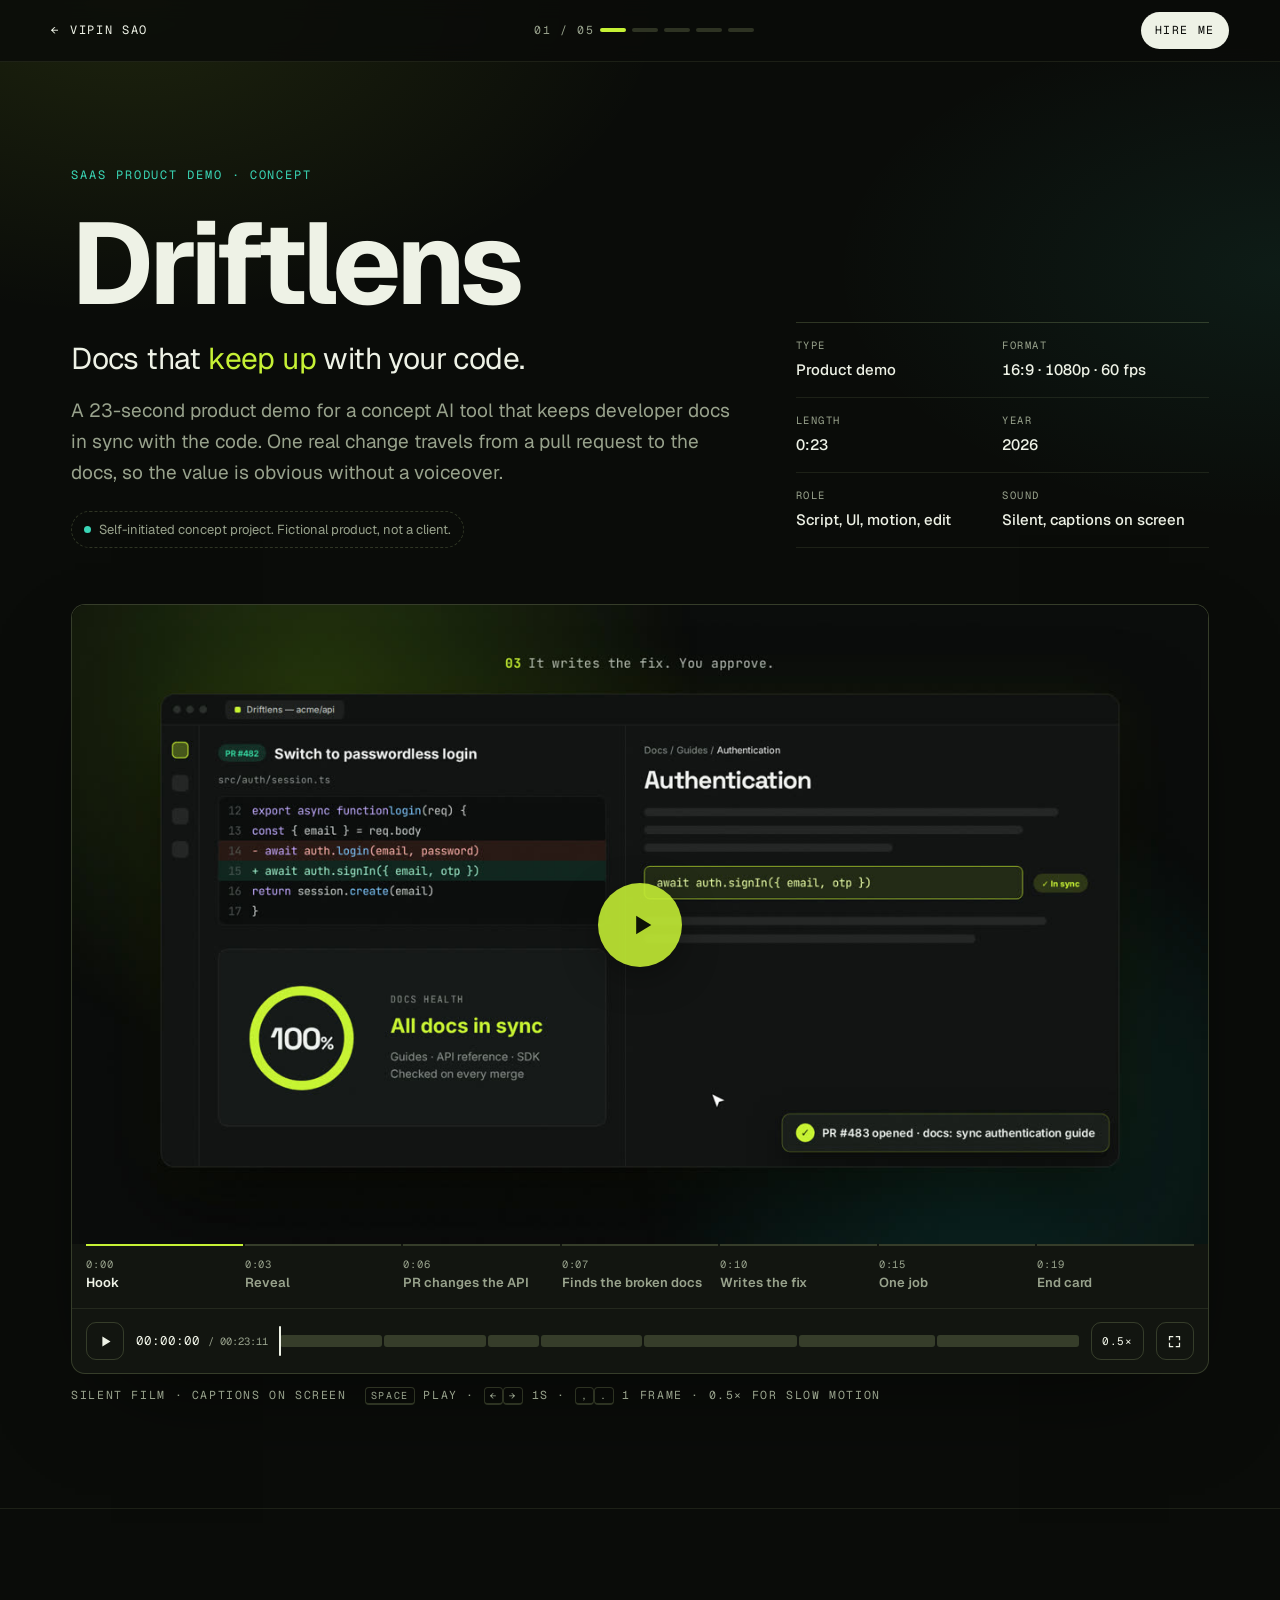
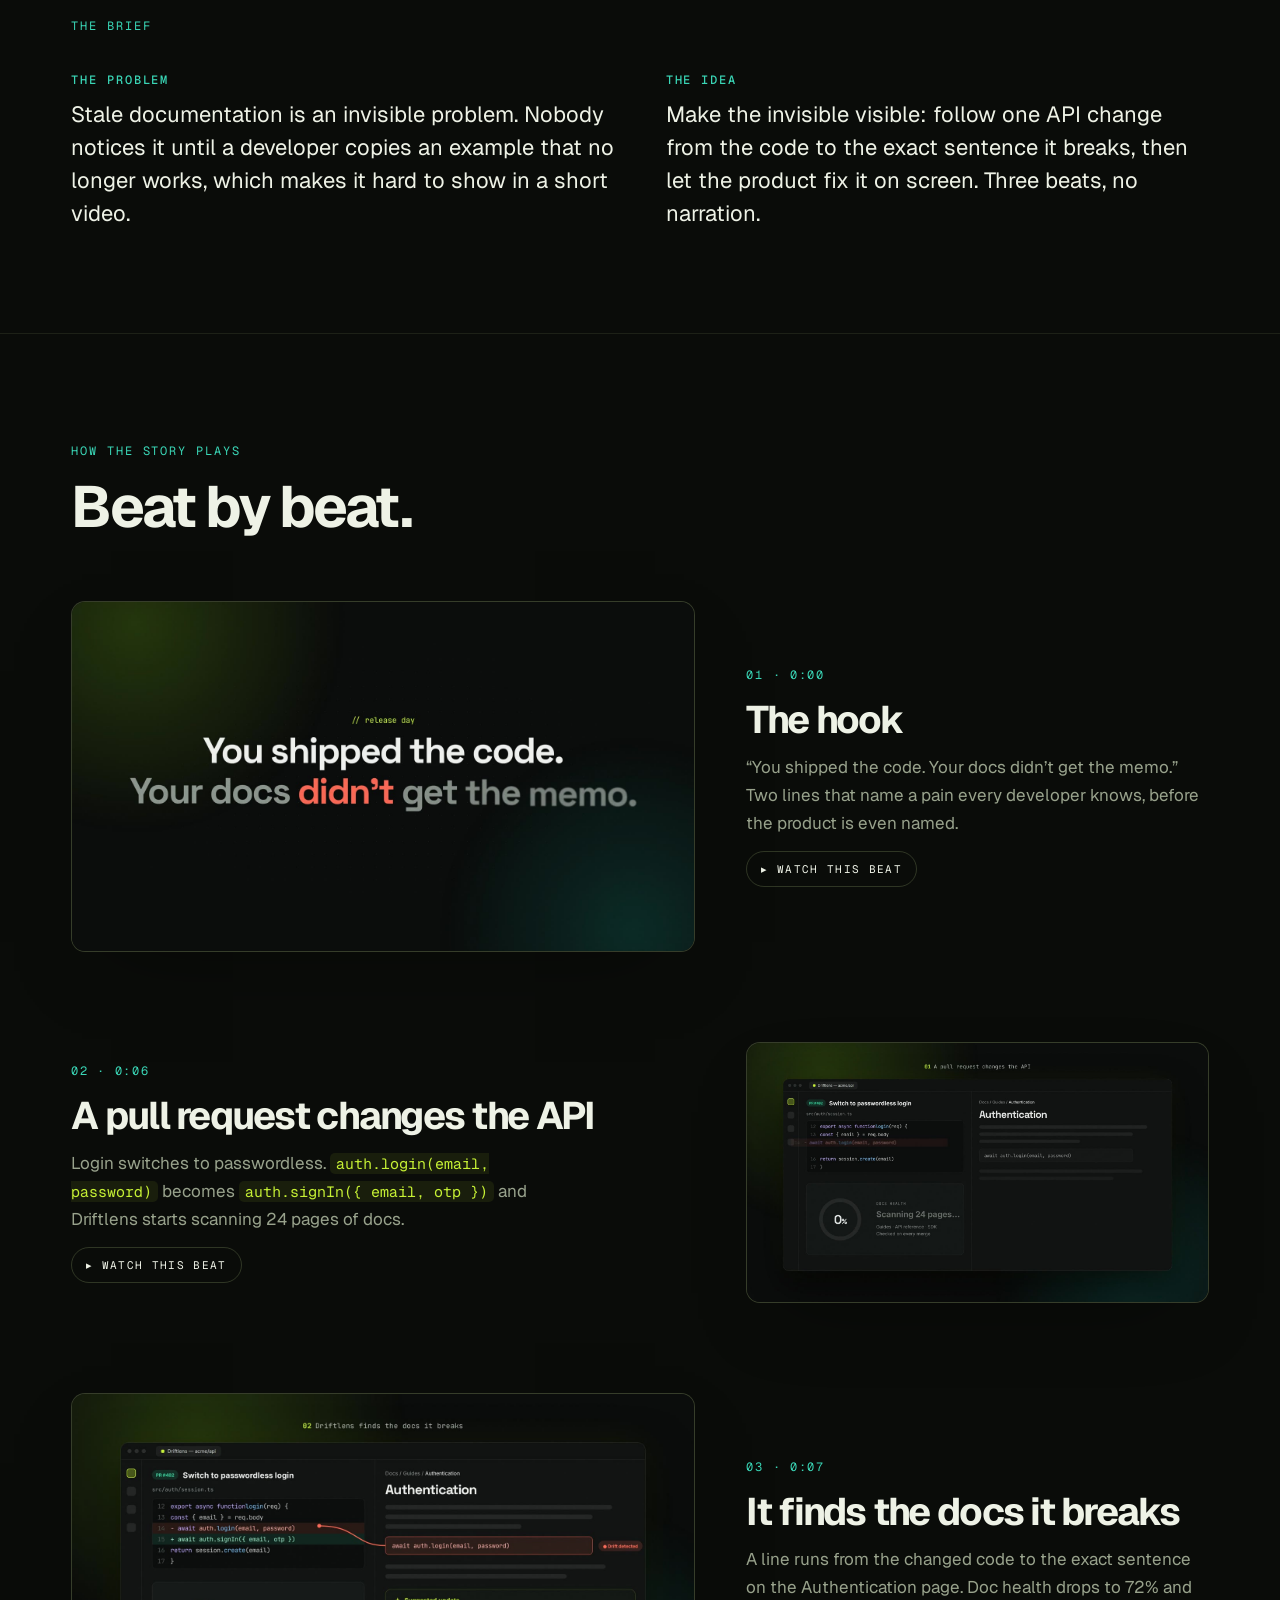
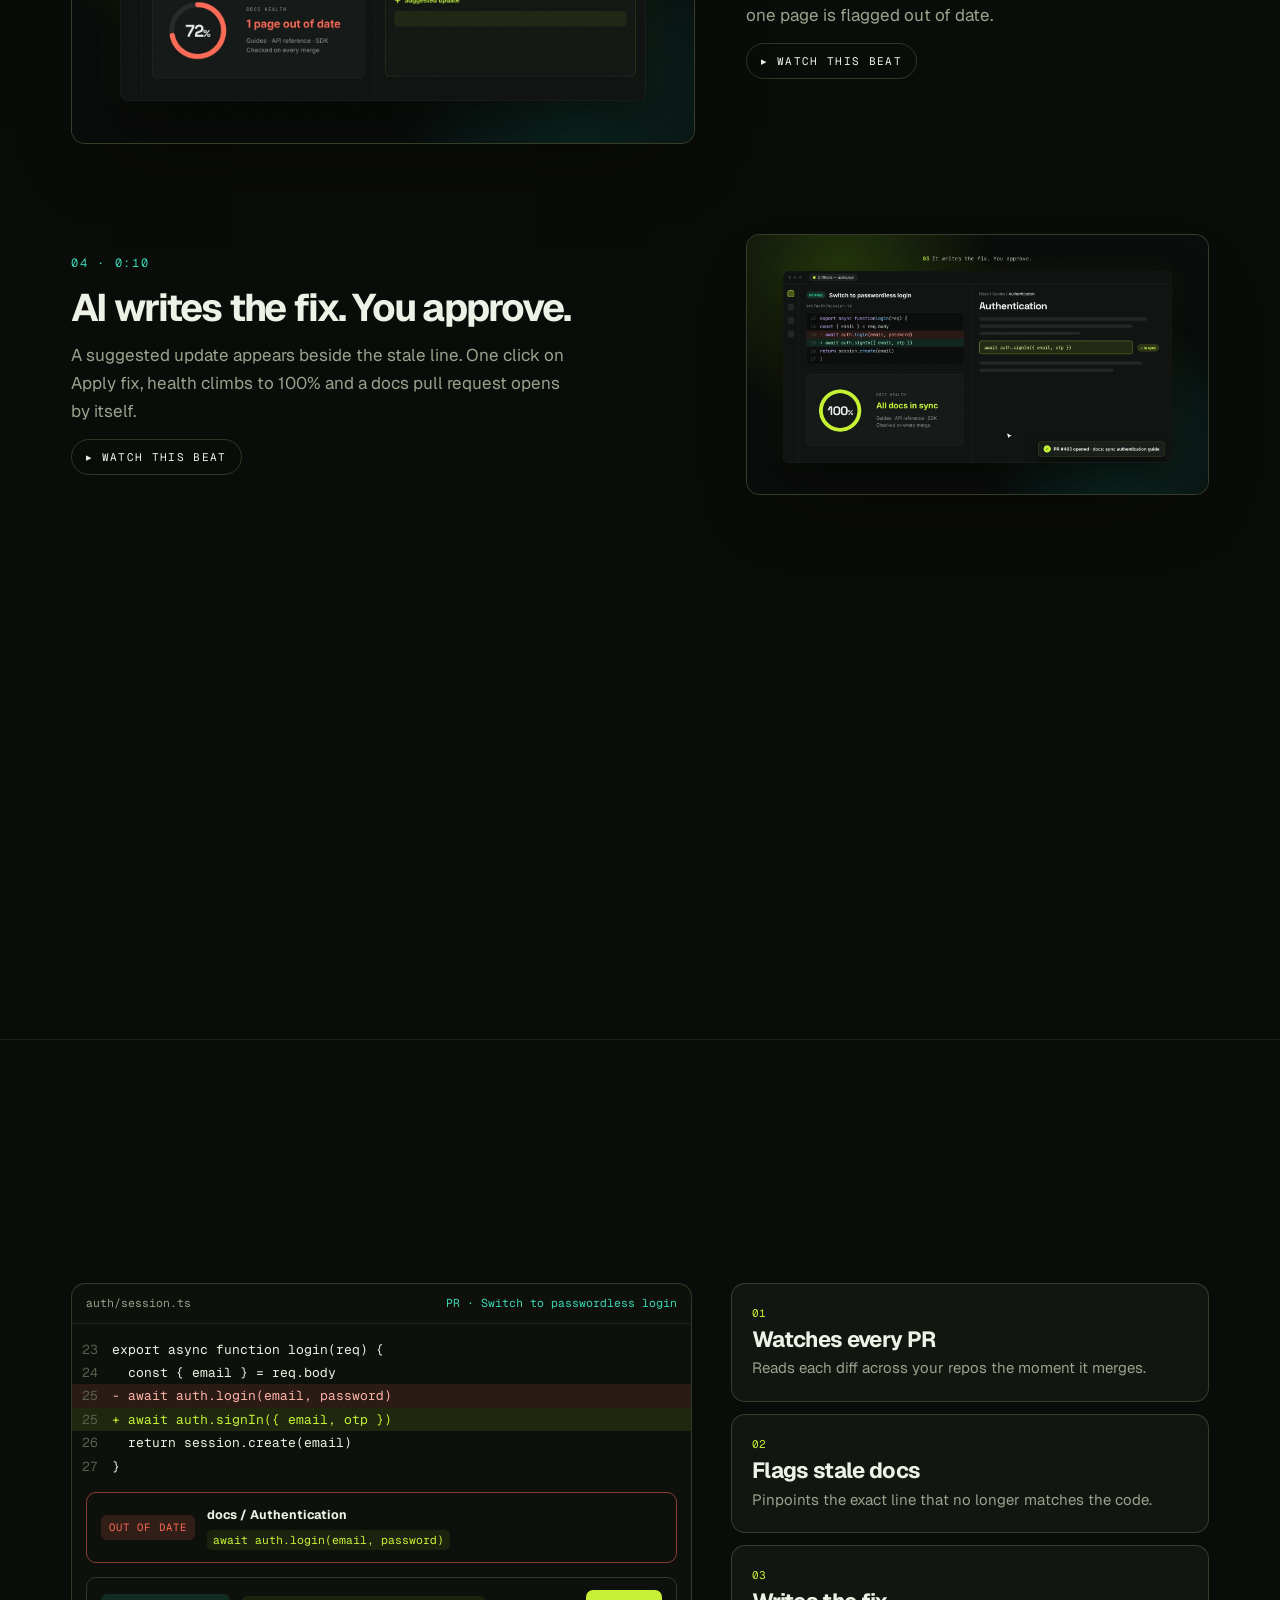
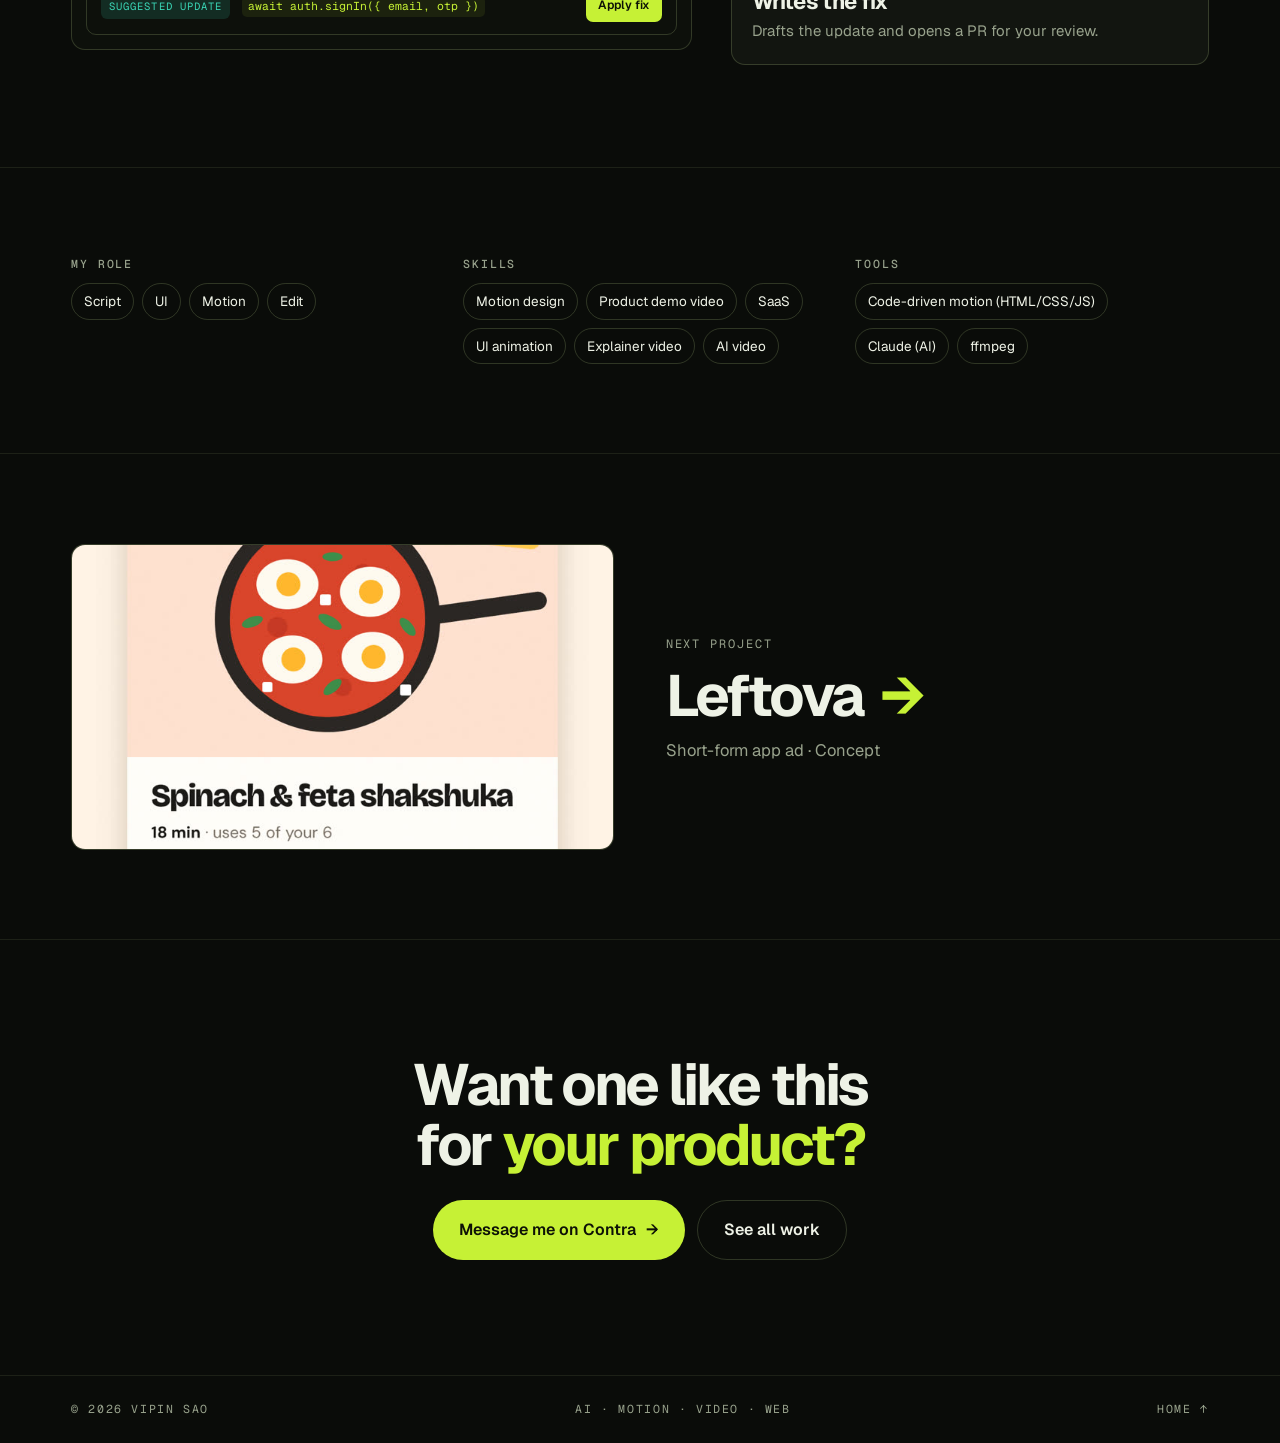
<file: work/driftlens/index.html>
<!doctype html>
<html lang="en">
<head>
<meta charset="utf-8">
<meta name="viewport" content="width=device-width, initial-scale=1, viewport-fit=cover">
<title>Driftlens · Vipin Sao Portfolio</title>
<link rel="icon" href="data:image/svg+xml,%3Csvg xmlns=%27http://www.w3.org/2000/svg%27 viewBox=%270 0 100 100%27%3E%3Ctext y=%27.9em%27 font-size=%2790%27%3E%F0%9F%8E%AC%3C/text%3E%3C/svg%3E">
<meta name="description" content="Driftlens: SaaS product demo · Concept. Case study by Vipin Sao, AI video &amp; motion designer.">
<meta property="og:title" content="Driftlens Product Demo · Vipin Sao">
<meta property="og:image" content="../../assets/work/driftlens.jpg">
<link rel="preconnect" href="https://fonts.googleapis.com">
<link rel="preconnect" href="https://fonts.gstatic.com" crossorigin>
<link rel="stylesheet" href="https://fonts.googleapis.com/css2?family=Geist:wght@400;500;600;700;800&family=Geist+Mono:wght@400;500&display=swap">
<link rel="stylesheet" href="../../assets/case.css">
<style>
:root{--bg:#0a0c09;--surface:#121510;--text:#eef2e6;--muted:#98a28c;--line:rgba(214,240,160,.09);--line-strong:rgba(214,240,160,.18);
--accent:#c6f135;--accent-2:#3ad6b6;--on-accent:#0d1206;--red:#ff6a57;
--display:"Geist",ui-sans-serif,system-ui,sans-serif;--body:"Geist",ui-sans-serif,system-ui,sans-serif;--mono:"Geist Mono",ui-monospace,Menlo,Consolas,monospace;
--display-weight:700;--display-tracking:-.045em;--em-style:normal;--radius:14px;color-scheme:dark}
body{background:radial-gradient(60% 50% at 10% 0%,rgba(198,241,53,.10),transparent 70%),radial-gradient(50% 40% at 100% 30%,rgba(58,214,182,.08),transparent 70%),var(--bg);background-attachment:fixed}
code{font-family:var(--mono);font-size:.88em;background:rgba(198,241,53,.08);color:var(--accent);padding:1px 6px;border-radius:5px}
.dl-grid{display:grid;grid-template-columns:minmax(0,1.3fr) minmax(0,1fr);gap:clamp(20px,3vw,40px);margin-top:40px;align-items:start}
.diff{border:1px solid var(--line-strong);border-radius:14px;background:#0d100b;overflow:hidden;font-size:13px}
.diff-head{display:flex;justify-content:space-between;gap:10px;flex-wrap:wrap;padding:10px 14px;border-bottom:1px solid var(--line);font-family:var(--mono);font-size:11.5px;color:var(--muted)}
.diff-head .pr{color:var(--accent-2)}
.diff pre{margin:0;padding:14px 0;font-family:var(--mono);font-size:13px;line-height:1.8;overflow-x:auto}
.diff pre>span,.diff pre{white-space:pre}
.diff .n{display:inline-block;width:40px;text-align:right;padding-right:14px;color:#56604c}
.diff .ln{display:block}
.diff .del{background:rgba(255,106,87,.12);color:#ffb3a8}
.diff .add{display:block;background:rgba(198,241,53,.10);color:var(--accent)}
.diff-doc,.diff-fix{margin:0 14px 14px;padding:12px 14px;border-radius:10px;border:1px solid var(--line-strong);display:flex;gap:12px;align-items:center;flex-wrap:wrap}
.diff-doc{border-color:rgba(255,106,87,.5)}
.diff-doc div{display:grid;gap:4px;min-width:0}
.diff-doc b{font-size:12.5px}
.flag,.ok{font-family:var(--mono);font-size:10.5px;letter-spacing:.1em;text-transform:uppercase;padding:4px 8px;border-radius:6px;background:rgba(255,106,87,.15);color:var(--red)}
.ok{background:rgba(58,214,182,.14);color:var(--accent-2)}
.apply{margin-left:auto;font-weight:600;font-size:12px;background:var(--accent);color:var(--on-accent);padding:6px 12px;border-radius:7px}
.feats{display:grid;gap:12px}
.feat{border:1px solid var(--line-strong);border-radius:14px;padding:20px;background:var(--surface);display:grid;gap:6px}
.feat i{font-style:normal;font-family:var(--mono);font-size:11px;color:var(--accent)}
.feat h3{font-size:22px;letter-spacing:-.03em}
.feat p{color:var(--muted);font-size:15px}
@media (max-width:900px){.dl-grid{grid-template-columns:minmax(0,1fr)}}
</style>
</head>
<body data-contra="https://contra.com/vipin_sao_z8eilxkm/work?r=vipin_sao_z8eilxkm">
<a class="skip" href="#film">Skip to the video</a>
<header class="c-top">
  <a class="c-back" href="../../#work"><span class="ar" aria-hidden="true">←</span>Vipin Sao</a>
  <nav class="c-idx mono" aria-label="Projects"><span>01 / 05</span><a href="../driftlens/" aria-label="Driftlens" aria-current="page"></a><a href="../leftova/" aria-label="Leftova"></a><a href="../streak86/" aria-label="Streak ’86"></a><a href="../stillwater/" aria-label="Stillwater House"></a><a href="../lowtide/" aria-label="Low Tide House"></a></nav>
  <a class="c-hire contra-link" href="https://contra.com/vipin_sao_z8eilxkm/work?r=vipin_sao_z8eilxkm" target="_blank" rel="noopener">Hire me</a>
</header>
<main>
  <section class="c-hero wrap">
    <div class="c-hero-grid">
      <div>
        <span class="kicker">SaaS product demo · Concept</span>
        <h1>Driftlens</h1>
        <p class="tagline">Docs that <em>keep up</em> with your code.</p>
        <p class="lede">A 23-second product demo for a concept AI tool that keeps developer docs in sync with the code. One real change travels from a pull request to the docs, so the value is obvious without a voiceover.</p>
        <span class="concept">Self-initiated concept project. Fictional product, not a client.</span>
        
      </div>
      <dl class="facts"><div><dt>Type</dt><dd>Product demo</dd></div><div><dt>Format</dt><dd>16:9 · 1080p · 60 fps</dd></div><div><dt>Length</dt><dd>0:23</dd></div><div><dt>Year</dt><dd>2026</dd></div><div><dt>Role</dt><dd>Script, UI, motion, edit</dd></div><div><dt>Sound</dt><dd>Silent, captions on screen</dd></div></dl>
    </div>
  </section>

  <section class="c-film wrap" id="film" aria-label="The film">
    <div class="player" data-chapters='[{"t": 0, "label": "Hook"}, {"t": 3, "label": "Reveal"}, {"t": 6, "label": "PR changes the API"}, {"t": 7.5, "label": "Finds the broken docs"}, {"t": 10.5, "label": "Writes the fix"}, {"t": 15, "label": "One job"}, {"t": 19, "label": "End card"}]' data-duration="23.2">
      <div class="screen">
        <video src="../../assets/work/driftlens.mp4" poster="../../assets/work/driftlens.jpg" muted playsinline preload="metadata" aria-label="Driftlens video, 0:23, no audio"></video>
        <div class="bigplay" aria-hidden="true"><svg viewBox="0 0 24 24"><path d="M7 4l13 8-13 8z"/></svg></div>
      </div>
      
      <div class="chaps" aria-label="Chapters"></div>
      <div class="ctrls">
        <button class="cbtn pp" type="button" aria-label="Play"><svg viewBox="0 0 24 24"><path d="M7 4l13 8-13 8z"/></svg></button>
        <div class="tcode">00:00:00</div>
        <div class="tl" role="slider" tabindex="0" aria-label="Video position" aria-valuemin="0" aria-valuemax="23.2" aria-valuenow="0"><div class="segs"></div><div class="ph"></div><div class="tip"></div></div>
        <button class="cbtn slow" type="button" aria-pressed="false" title="Half speed, to see the motion detail">0.5×</button>
        <button class="cbtn fs" type="button" aria-label="Fullscreen"><svg viewBox="0 0 24 24"><path d="M3 3h7v2H5v5H3V3zm11 0h7v7h-2V5h-5V3zM3 14h2v5h5v2H3v-7zm16 0h2v7h-7v-2h5v-5z"/></svg></button>
      </div>
    </div>
    <p class="film-note mono"><span>Silent film · captions on screen</span><span class="keys"><kbd>Space</kbd> play · <kbd>←</kbd><kbd>→</kbd> 1s · <kbd>,</kbd><kbd>.</kbd> 1 frame · 0.5× for slow motion</span></p>
  </section>

  <section class="c-brief"><div class="wrap">
    <span class="kicker rv">The brief</span>
    <div class="brief-grid">
      <div class="rv"><h3>The problem</h3><p>Stale documentation is an invisible problem. Nobody notices it until a developer copies an example that no longer works, which makes it hard to show in a short video.</p></div>
      <div class="rv"><h3>The idea</h3><p>Make the invisible visible: follow one API change from the code to the exact sentence it breaks, then let the product fix it on screen. Three beats, no narration.</p></div>
    </div>
  </div></section>

  <section class="c-beats"><div class="wrap">
    <span class="kicker rv">How the story plays</span>
    <h2 class="rv" style="margin-top:14px">Beat by beat.</h2>
    <div class="beats">
    <article class="beat rv">
      <button class="shot" type="button" aria-label="Enlarge still: The hook"><img src="../../assets/work/driftlens-s1.jpg" alt="The hook, still from the Driftlens video" loading="lazy"></button>
      <div class="txt"><span class="num">01 · 0:00</span><h3>The hook</h3><p>“You shipped the code. Your docs didn’t get the memo.” Two lines that name a pain every developer knows, before the product is even named.</p>
        <button class="jump" type="button" data-seek="0">▸ Watch this beat</button></div>
    </article>
    <article class="beat rv">
      <button class="shot" type="button" aria-label="Enlarge still: A pull request changes the API"><img src="../../assets/work/driftlens-s3.jpg" alt="A pull request changes the API, still from the Driftlens video" loading="lazy"></button>
      <div class="txt"><span class="num">02 · 0:06</span><h3>A pull request changes the API</h3><p>Login switches to passwordless. <code>auth.login(email, password)</code> becomes <code>auth.signIn({ email, otp })</code> and Driftlens starts scanning 24 pages of docs.</p>
        <button class="jump" type="button" data-seek="6">▸ Watch this beat</button></div>
    </article>
    <article class="beat rv">
      <button class="shot" type="button" aria-label="Enlarge still: It finds the docs it breaks"><img src="../../assets/work/driftlens-s4.jpg" alt="It finds the docs it breaks, still from the Driftlens video" loading="lazy"></button>
      <div class="txt"><span class="num">03 · 0:07</span><h3>It finds the docs it breaks</h3><p>A line runs from the changed code to the exact sentence on the Authentication page. Doc health drops to 72% and one page is flagged out of date.</p>
        <button class="jump" type="button" data-seek="7.5">▸ Watch this beat</button></div>
    </article>
    <article class="beat rv">
      <button class="shot" type="button" aria-label="Enlarge still: AI writes the fix. You approve."><img src="../../assets/work/driftlens-s6.jpg" alt="AI writes the fix. You approve., still from the Driftlens video" loading="lazy"></button>
      <div class="txt"><span class="num">04 · 0:10</span><h3>AI writes the fix. You approve.</h3><p>A suggested update appears beside the stale line. One click on Apply fix, health climbs to 100% and a docs pull request opens by itself.</p>
        <button class="jump" type="button" data-seek="10.5">▸ Watch this beat</button></div>
    </article>
    <article class="beat rv">
      <button class="shot" type="button" aria-label="Enlarge still: One clear ask"><img src="../../assets/work/driftlens-s8.jpg" alt="One clear ask, still from the Driftlens video" loading="lazy"></button>
      <div class="txt"><span class="num">05 · 0:19</span><h3>One clear ask</h3><p>The end card lands the promise, “Ship code. Docs follow.”, with a single call to action: Connect your repo.</p>
        <button class="jump" type="button" data-seek="19">▸ Watch this beat</button></div>
    </article>
    </div>
  </div></section>
  
<section class="c-special"><div class="wrap">
  <span class="kicker rv">The product in one diff</span>
  <h2 class="rv" style="margin-top:14px">One job: keep your docs <em>true.</em></h2>
  <div class="dl-grid">
    <div class="diff rv" aria-label="Code change and the documentation it breaks">
      <div class="diff-head"><span>auth/session.ts</span><span class="pr">PR · Switch to passwordless login</span></div>
      <pre><span class="ln "><span class="n">23</span>export async function login(req) {</span><span class="ln "><span class="n">24</span>  const { email } = req.body</span><span class="ln del"><span class="n">25</span>- await auth.login(email, password)</span><span class="ln add"><span class="n">25</span>+ await auth.signIn({ email, otp })</span><span class="ln "><span class="n">26</span>  return session.create(email)</span><span class="ln "><span class="n">27</span>}</span></pre>
      <div class="diff-doc"><span class="flag">Out of date</span><div><b>docs / Authentication</b><code>await auth.login(email, password)</code></div></div>
      <div class="diff-fix"><span class="ok">Suggested update</span><code>await auth.signIn({ email, otp })</code><span class="apply">Apply fix</span></div>
    </div>
    <div class="feats">
      <div class="feat rv"><i>01</i><h3>Watches every PR</h3><p>Reads each diff across your repos the moment it merges.</p></div>
      <div class="feat rv"><i>02</i><h3>Flags stale docs</h3><p>Pinpoints the exact line that no longer matches the code.</p></div>
      <div class="feat rv"><i>03</i><h3>Writes the fix</h3><p>Drafts the update and opens a PR for your review.</p></div>
    </div>
  </div>
</div></section>
  <section class="c-credits"><div class="wrap credits">
    <div class="rv"><h3>My role</h3><ul><li class="tag">Script</li><li class="tag">UI</li><li class="tag">Motion</li><li class="tag">Edit</li></ul></div>
    <div class="rv"><h3>Skills</h3><ul><li class="tag">Motion design</li><li class="tag">Product demo video</li><li class="tag">SaaS</li><li class="tag">UI animation</li><li class="tag">Explainer video</li><li class="tag">AI video</li></ul></div>
    <div class="rv"><h3>Tools</h3><ul><li class="tag">Code-driven motion (HTML/CSS/JS)</li><li class="tag">Claude (AI)</li><li class="tag">ffmpeg</li></ul></div>
  </div></section>

  <section class="c-next"><div class="wrap">
    <a class="next" href="../leftova/">
      <div class="img"><img src="../../assets/work/leftova.jpg" alt="" loading="lazy"></div>
      <div><span class="lbl">Next project</span><h2>Leftova <span class="ar" aria-hidden="true">→</span></h2><p>Short-form app ad · Concept</p></div>
    </a>
  </div></section>

  <section class="c-cta"><div class="wrap">
    <h2 class="rv">Want one like this for <em>your product?</em></h2>
    <div class="cta-row">
      <a class="btn contra-link" href="https://contra.com/vipin_sao_z8eilxkm/work?r=vipin_sao_z8eilxkm" target="_blank" rel="noopener">Message me on Contra <span aria-hidden="true">→</span></a>
      <a class="btn alt" href="../../#work">See all work</a>
    </div>
  </div></section>
</main>
<footer class="c-foot"><div class="wrap mono"><span>© 2026 Vipin Sao</span><span>AI · Motion · Video · Web</span><a href="../../">Home ↑</a></div></footer>
<script src="../../assets/case.js"></script>
</body>
</html>
</file>
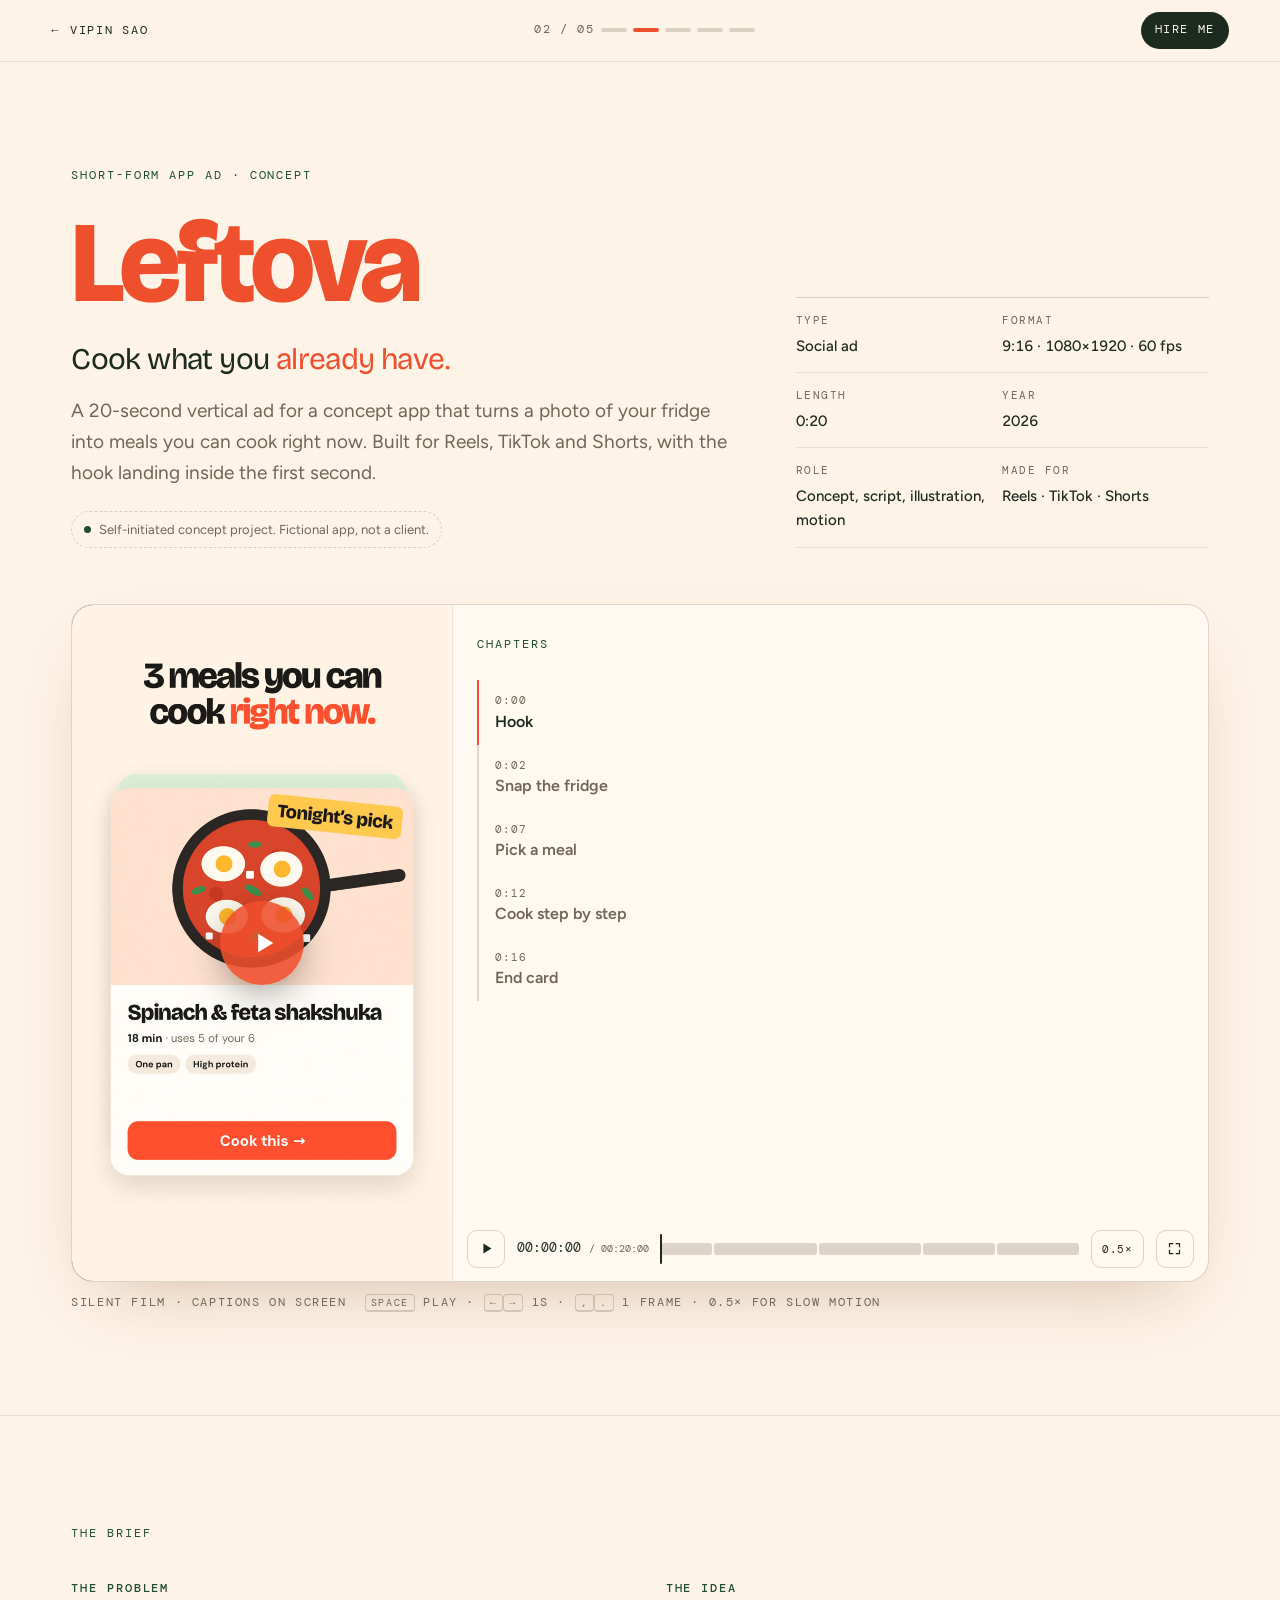
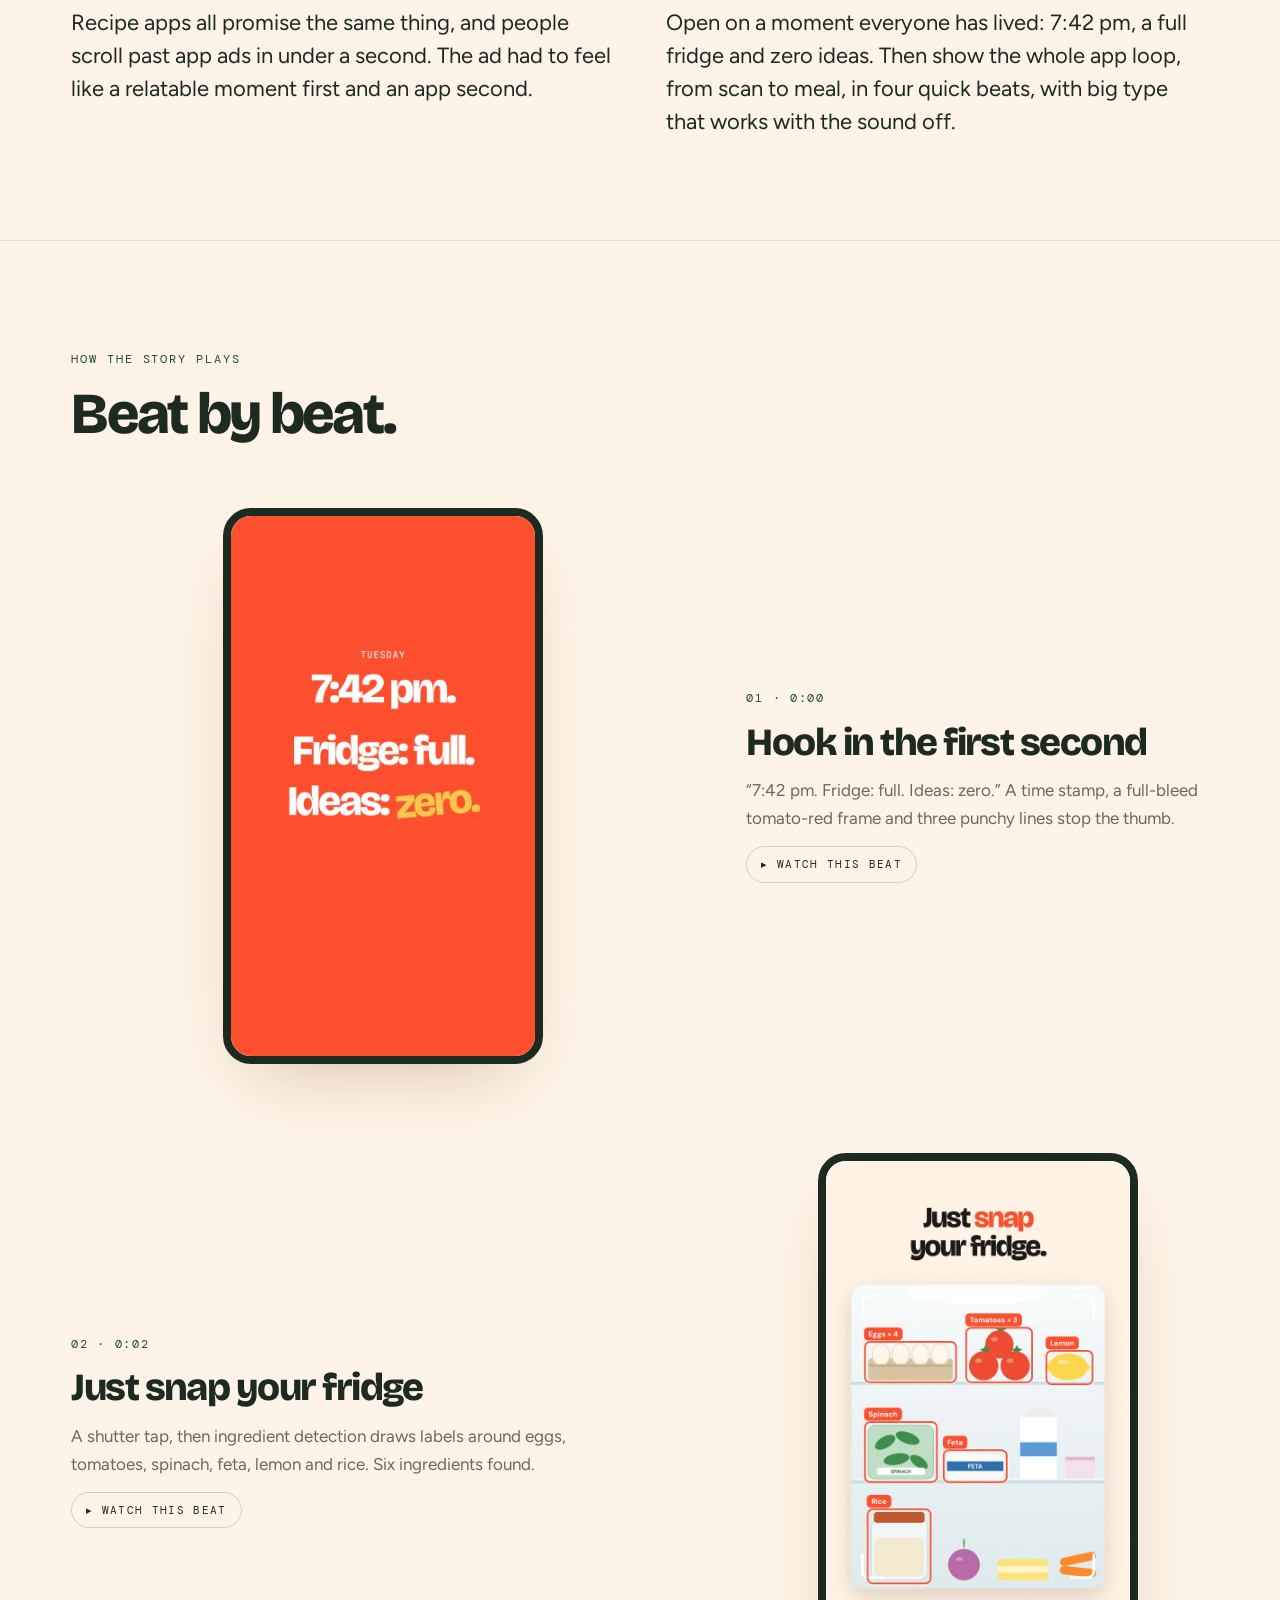
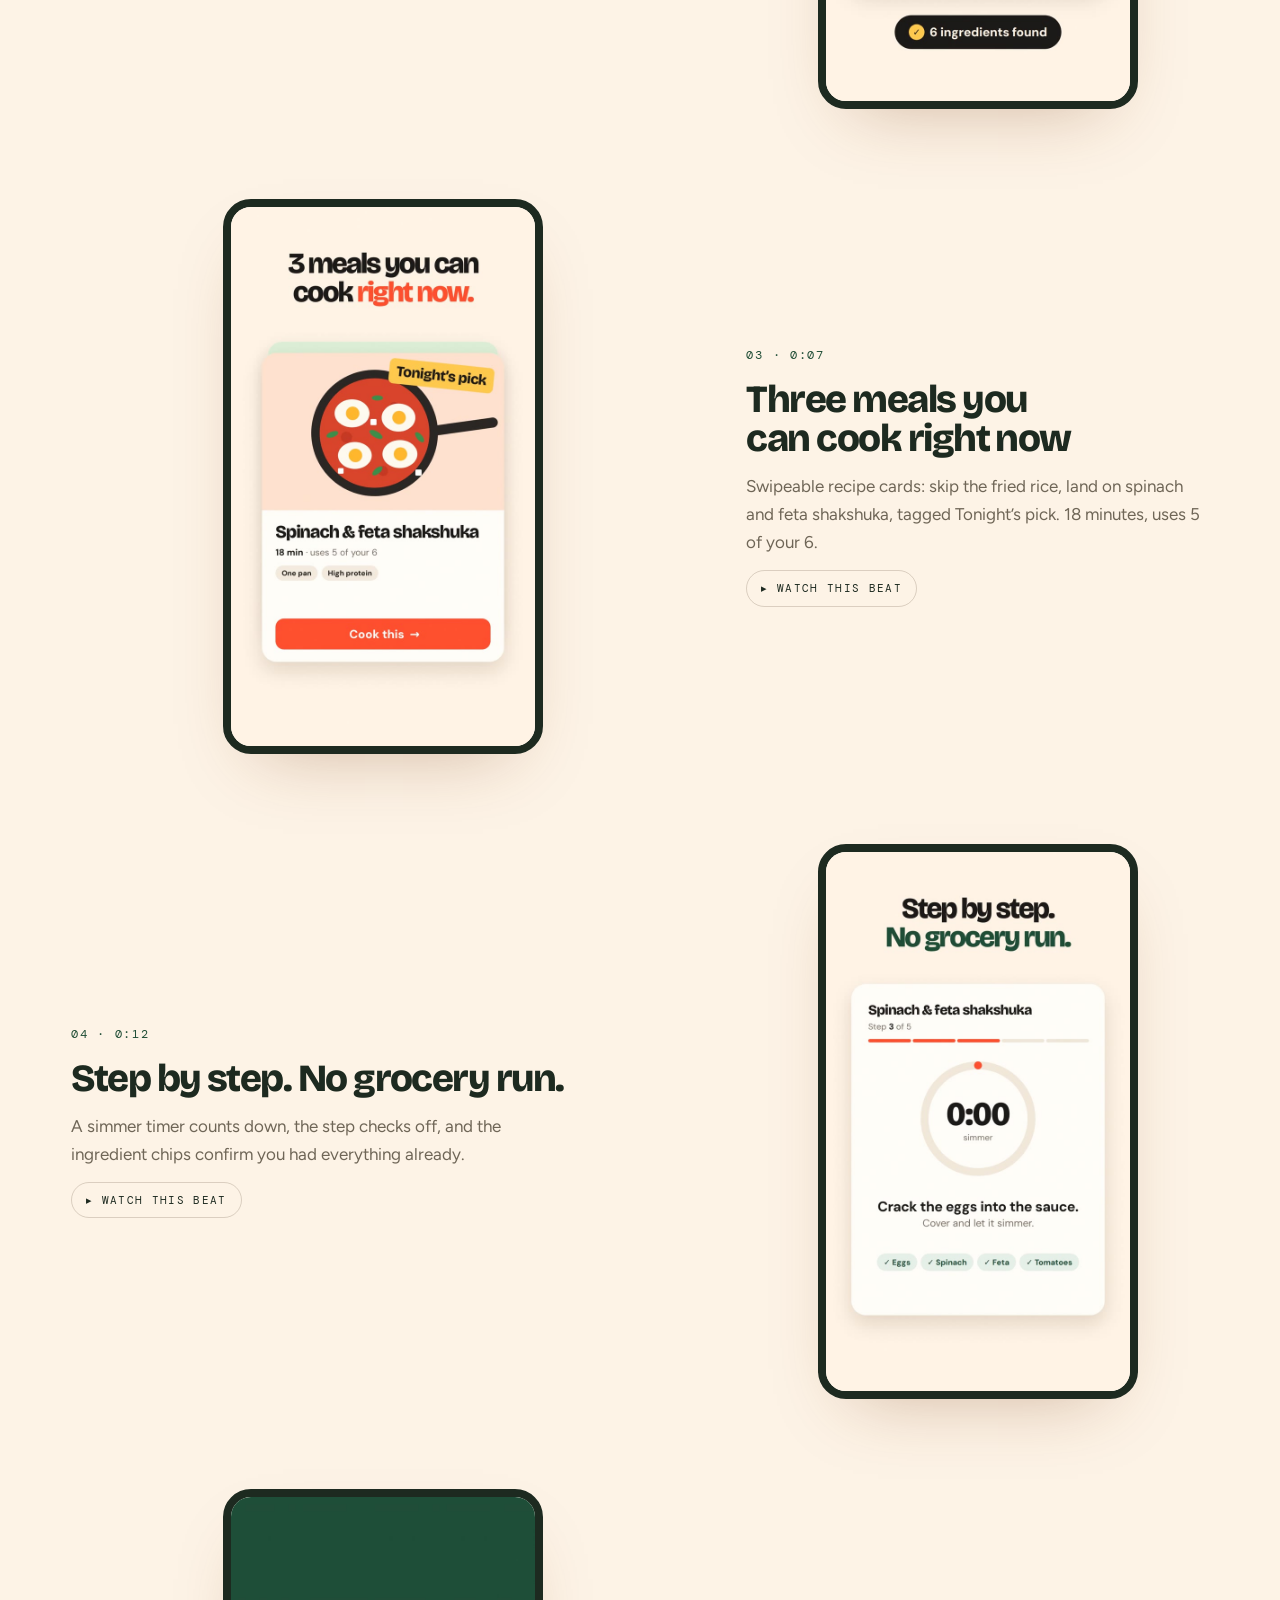
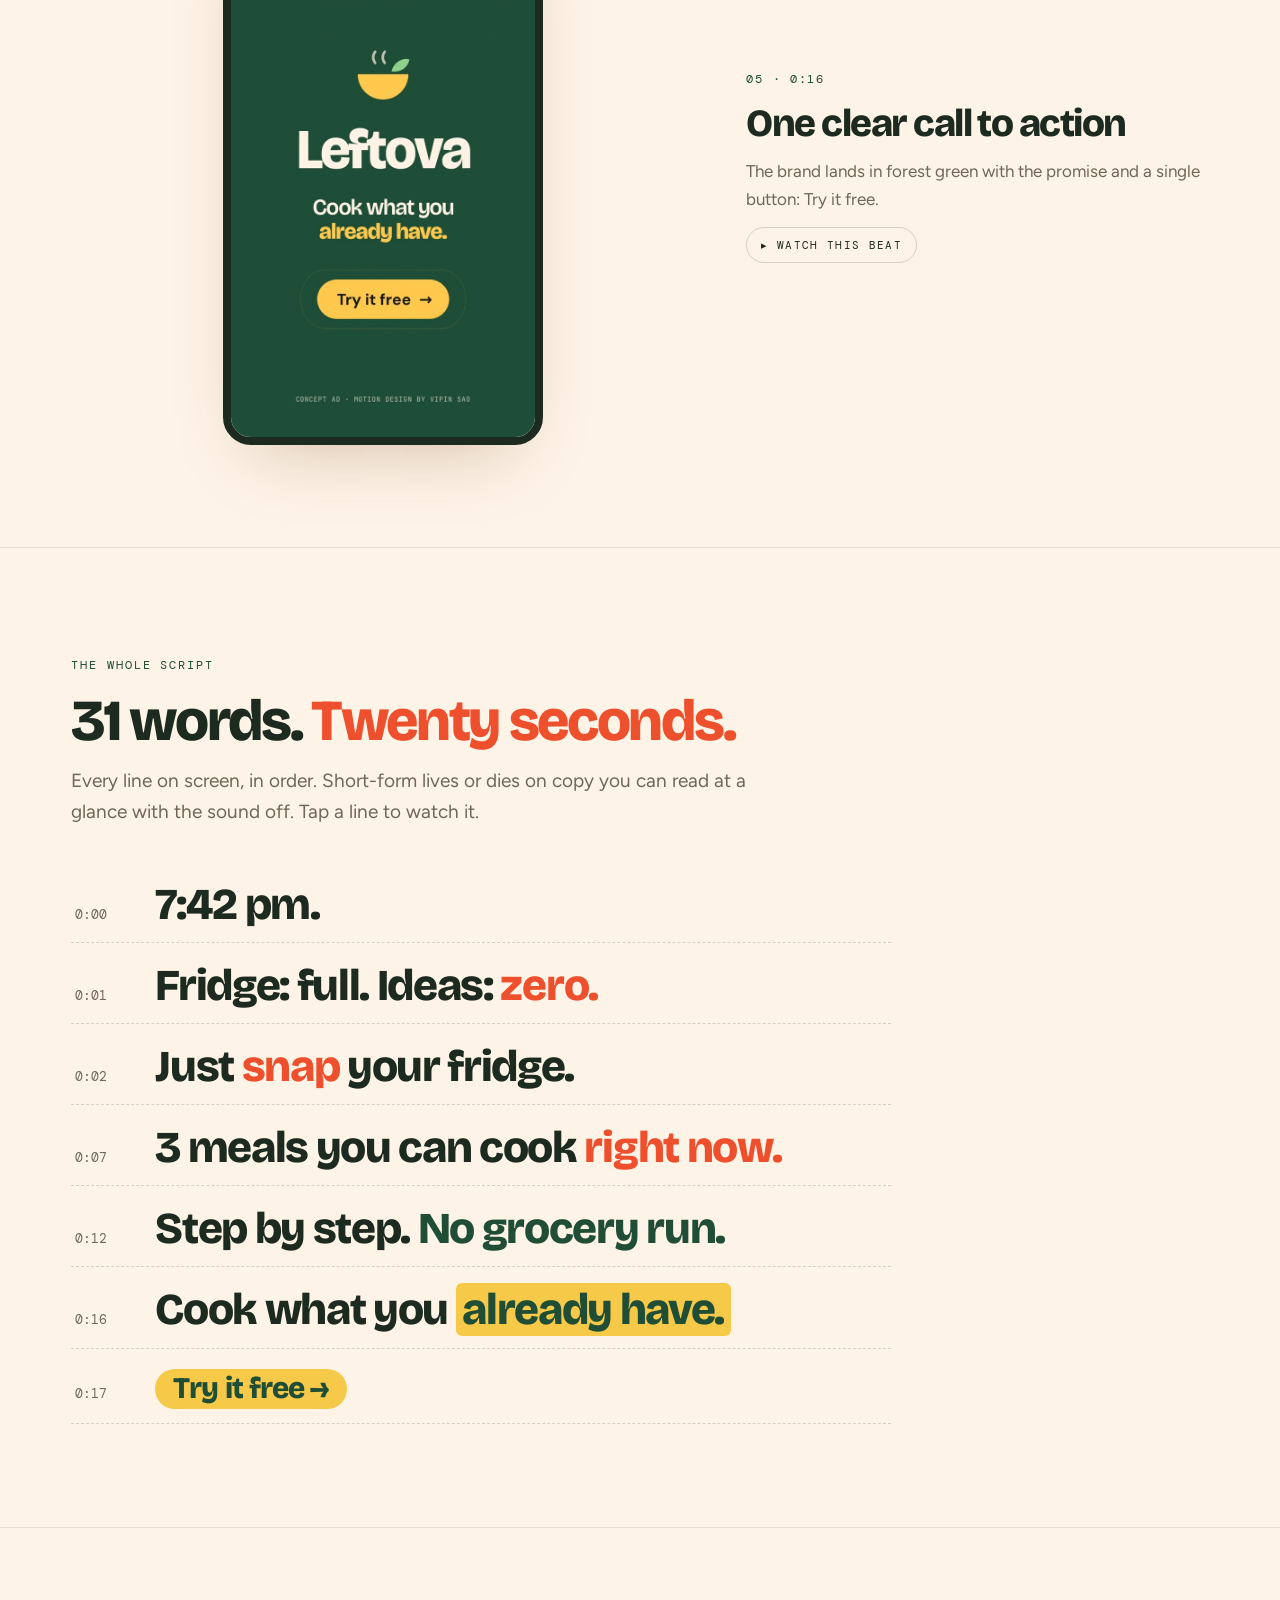
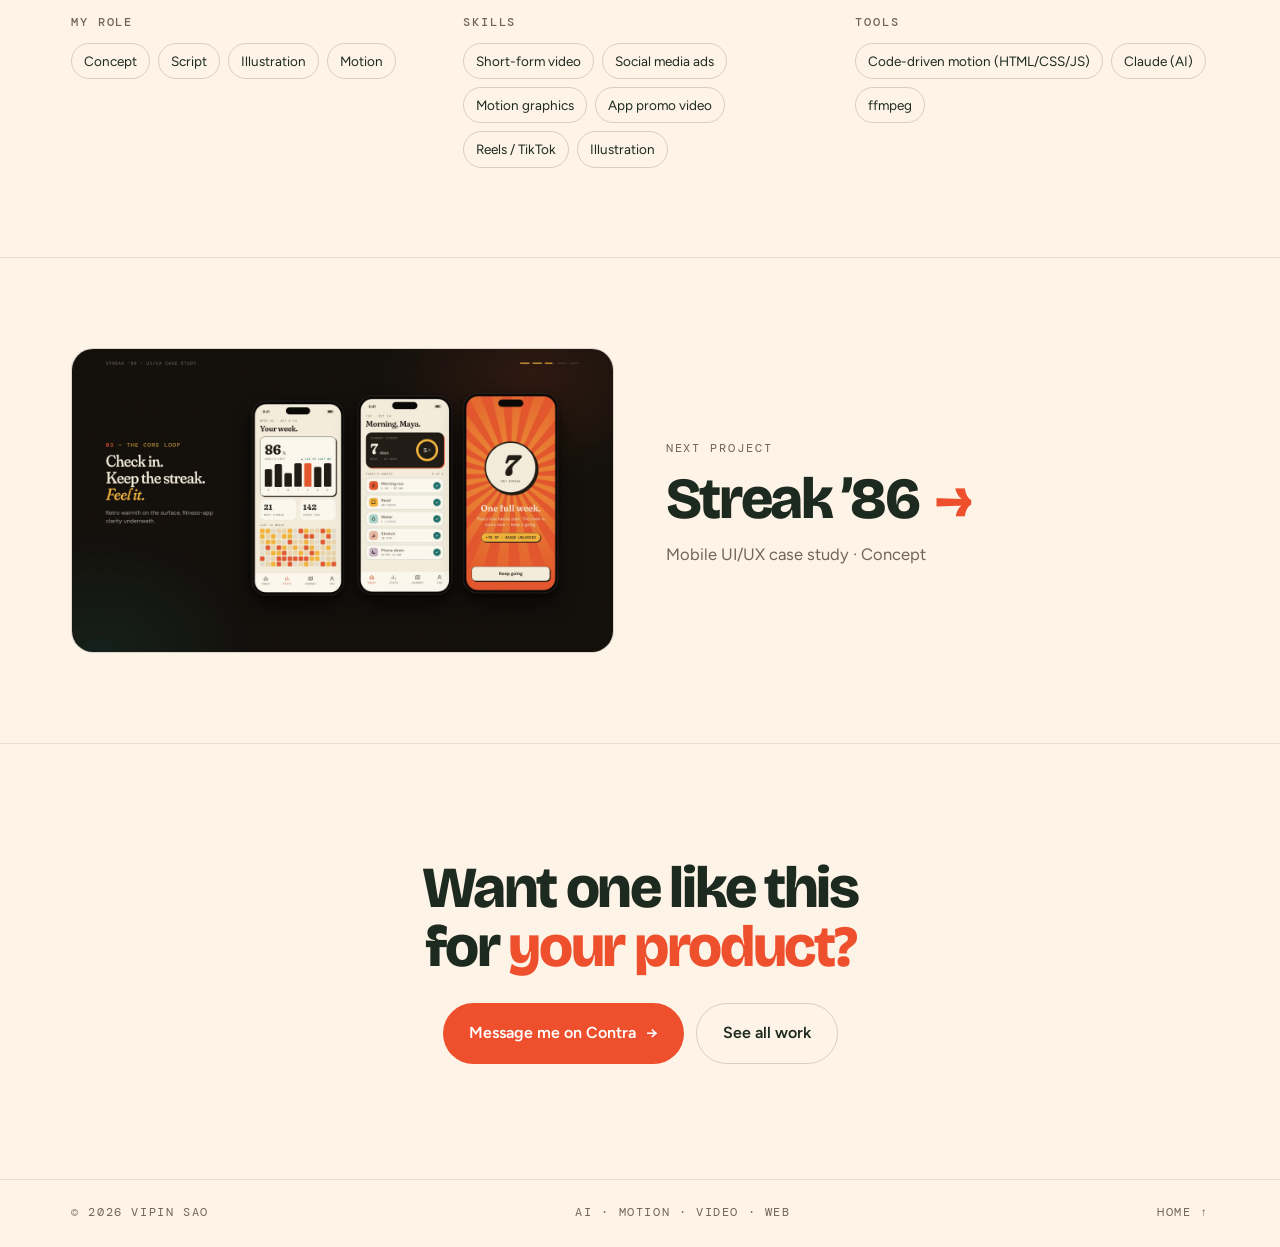
<file: work/leftova/index.html>
<!doctype html>
<html lang="en">
<head>
<meta charset="utf-8">
<meta name="viewport" content="width=device-width, initial-scale=1, viewport-fit=cover">
<title>Leftova · Vipin Sao Portfolio</title>
<link rel="icon" href="data:image/svg+xml,%3Csvg xmlns=%27http://www.w3.org/2000/svg%27 viewBox=%270 0 100 100%27%3E%3Ctext y=%27.9em%27 font-size=%2790%27%3E%F0%9F%8E%AC%3C/text%3E%3C/svg%3E">
<meta name="description" content="Leftova: Short-form app ad · Concept. Case study by Vipin Sao, AI video &amp; motion designer.">
<meta property="og:title" content="Leftova Social Ad · Vipin Sao">
<meta property="og:image" content="../../assets/work/leftova.jpg">
<link rel="preconnect" href="https://fonts.googleapis.com">
<link rel="preconnect" href="https://fonts.gstatic.com" crossorigin>
<link rel="stylesheet" href="https://fonts.googleapis.com/css2?family=Bricolage+Grotesque:opsz,wght@12..96,500;12..96,700;12..96,800&family=Figtree:wght@400;500;600&family=DM+Mono:wght@400;500&display=swap">
<link rel="stylesheet" href="../../assets/case.css">
<style>
:root{--bg:#fdf3e6;--surface:#fff9f1;--text:#1d2a20;--muted:#6f6657;--line:rgba(60,40,20,.10);--line-strong:rgba(60,40,20,.18);
--accent:#ee4f2d;--accent-2:#1f4d35;--on-accent:#fff;--yellow:#f7c948;--device:#1d2a20;
--display:"Bricolage Grotesque",ui-sans-serif,system-ui,sans-serif;--body:"Figtree",ui-sans-serif,system-ui,sans-serif;--mono:"DM Mono",ui-monospace,Menlo,Consolas,monospace;
--display-weight:800;--display-tracking:-.04em;--em-style:normal;--radius:22px;--shadow:0 30px 70px -35px rgba(120,60,20,.35);color-scheme:light}
.c-hero h1{color:var(--accent)}
.player{background:var(--surface)}
.player.vertical .screen{background:#1d2a20}
.shot.tall{border-color:var(--device)}
.script{list-style:none;margin:40px 0 0;padding:0;display:grid;gap:6px;max-width:820px}
.script button{width:100%;display:grid;grid-template-columns:64px minmax(0,1fr);gap:16px;align-items:baseline;text-align:left;background:none;border:0;border-bottom:1px dashed var(--line-strong);padding:14px 4px;cursor:pointer;transition:background .2s}
.script button:hover{background:rgba(238,79,45,.06)}
.script span{font-family:var(--mono);font-size:13px;color:var(--muted)}
.script b{font-family:var(--display);font-weight:800;letter-spacing:-.03em;font-size:clamp(26px,3.6vw,44px);line-height:1.05}
.script em{font-style:normal;color:var(--accent)}
.script i{font-style:normal;color:var(--accent-2)}
.script mark{background:none;color:var(--accent);font-family:var(--display)}
.script li:nth-child(6) mark{background:var(--yellow);color:var(--accent-2);padding:0 .15em;border-radius:6px}
.script .pill{justify-self:start;display:inline-block;background:var(--yellow);color:var(--accent-2);border-radius:999px;padding:.15em .6em;font-size:clamp(20px,2.6vw,30px)}
</style>
</head>
<body data-contra="https://contra.com/vipin_sao_z8eilxkm/work?r=vipin_sao_z8eilxkm">
<a class="skip" href="#film">Skip to the video</a>
<header class="c-top">
  <a class="c-back" href="../../#work"><span class="ar" aria-hidden="true">←</span>Vipin Sao</a>
  <nav class="c-idx mono" aria-label="Projects"><span>02 / 05</span><a href="../driftlens/" aria-label="Driftlens"></a><a href="../leftova/" aria-label="Leftova" aria-current="page"></a><a href="../streak86/" aria-label="Streak ’86"></a><a href="../stillwater/" aria-label="Stillwater House"></a><a href="../lowtide/" aria-label="Low Tide House"></a></nav>
  <a class="c-hire contra-link" href="https://contra.com/vipin_sao_z8eilxkm/work?r=vipin_sao_z8eilxkm" target="_blank" rel="noopener">Hire me</a>
</header>
<main>
  <section class="c-hero wrap">
    <div class="c-hero-grid">
      <div>
        <span class="kicker">Short-form app ad · Concept</span>
        <h1>Leftova</h1>
        <p class="tagline">Cook what you <em>already have.</em></p>
        <p class="lede">A 20-second vertical ad for a concept app that turns a photo of your fridge into meals you can cook right now. Built for Reels, TikTok and Shorts, with the hook landing inside the first second.</p>
        <span class="concept">Self-initiated concept project. Fictional app, not a client.</span>
        
      </div>
      <dl class="facts"><div><dt>Type</dt><dd>Social ad</dd></div><div><dt>Format</dt><dd>9:16 · 1080×1920 · 60 fps</dd></div><div><dt>Length</dt><dd>0:20</dd></div><div><dt>Year</dt><dd>2026</dd></div><div><dt>Role</dt><dd>Concept, script, illustration, motion</dd></div><div><dt>Made for</dt><dd>Reels · TikTok · Shorts</dd></div></dl>
    </div>
  </section>

  <section class="c-film wrap" id="film" aria-label="The film">
    <div class="player vertical" data-chapters='[{"t": 0, "label": "Hook"}, {"t": 2.5, "label": "Snap the fridge"}, {"t": 7.5, "label": "Pick a meal"}, {"t": 12.5, "label": "Cook step by step"}, {"t": 16, "label": "End card"}]' data-duration="20.0">
      <div class="screen">
        <video src="../../assets/work/leftova.mp4" poster="../../assets/work/leftova.jpg" muted playsinline preload="metadata" aria-label="Leftova video, 0:20, no audio"></video>
        <div class="bigplay" aria-hidden="true"><svg viewBox="0 0 24 24"><path d="M7 4l13 8-13 8z"/></svg></div>
      </div>
      <div class="rail-head"><span class="kicker">Chapters</span></div>
      <div class="chaps" aria-label="Chapters"></div>
      <div class="ctrls">
        <button class="cbtn pp" type="button" aria-label="Play"><svg viewBox="0 0 24 24"><path d="M7 4l13 8-13 8z"/></svg></button>
        <div class="tcode">00:00:00</div>
        <div class="tl" role="slider" tabindex="0" aria-label="Video position" aria-valuemin="0" aria-valuemax="20.0" aria-valuenow="0"><div class="segs"></div><div class="ph"></div><div class="tip"></div></div>
        <button class="cbtn slow" type="button" aria-pressed="false" title="Half speed, to see the motion detail">0.5×</button>
        <button class="cbtn fs" type="button" aria-label="Fullscreen"><svg viewBox="0 0 24 24"><path d="M3 3h7v2H5v5H3V3zm11 0h7v7h-2V5h-5V3zM3 14h2v5h5v2H3v-7zm16 0h2v7h-7v-2h5v-5z"/></svg></button>
      </div>
    </div>
    <p class="film-note mono"><span>Silent film · captions on screen</span><span class="keys"><kbd>Space</kbd> play · <kbd>←</kbd><kbd>→</kbd> 1s · <kbd>,</kbd><kbd>.</kbd> 1 frame · 0.5× for slow motion</span></p>
  </section>

  <section class="c-brief"><div class="wrap">
    <span class="kicker rv">The brief</span>
    <div class="brief-grid">
      <div class="rv"><h3>The problem</h3><p>Recipe apps all promise the same thing, and people scroll past app ads in under a second. The ad had to feel like a relatable moment first and an app second.</p></div>
      <div class="rv"><h3>The idea</h3><p>Open on a moment everyone has lived: 7:42 pm, a full fridge and zero ideas. Then show the whole app loop, from scan to meal, in four quick beats, with big type that works with the sound off.</p></div>
    </div>
  </div></section>

  <section class="c-beats"><div class="wrap">
    <span class="kicker rv">How the story plays</span>
    <h2 class="rv" style="margin-top:14px">Beat by beat.</h2>
    <div class="beats">
    <article class="beat rv">
      <button class="shot tall" type="button" aria-label="Enlarge still: Hook in the first second"><img src="../../assets/work/leftova-s1.jpg" alt="Hook in the first second, still from the Leftova video" loading="lazy"></button>
      <div class="txt"><span class="num">01 · 0:00</span><h3>Hook in the first second</h3><p>“7:42 pm. Fridge: full. Ideas: zero.” A time stamp, a full-bleed tomato-red frame and three punchy lines stop the thumb.</p>
        <button class="jump" type="button" data-seek="0">▸ Watch this beat</button></div>
    </article>
    <article class="beat rv">
      <button class="shot tall" type="button" aria-label="Enlarge still: Just snap your fridge"><img src="../../assets/work/leftova-s2.jpg" alt="Just snap your fridge, still from the Leftova video" loading="lazy"></button>
      <div class="txt"><span class="num">02 · 0:02</span><h3>Just snap your fridge</h3><p>A shutter tap, then ingredient detection draws labels around eggs, tomatoes, spinach, feta, lemon and rice. Six ingredients found.</p>
        <button class="jump" type="button" data-seek="2.5">▸ Watch this beat</button></div>
    </article>
    <article class="beat rv">
      <button class="shot tall" type="button" aria-label="Enlarge still: Three meals you can cook right now"><img src="../../assets/work/leftova-s4.jpg" alt="Three meals you can cook right now, still from the Leftova video" loading="lazy"></button>
      <div class="txt"><span class="num">03 · 0:07</span><h3>Three meals you can cook right now</h3><p>Swipeable recipe cards: skip the fried rice, land on spinach and feta shakshuka, tagged Tonight’s pick. 18 minutes, uses 5 of your 6.</p>
        <button class="jump" type="button" data-seek="7.5">▸ Watch this beat</button></div>
    </article>
    <article class="beat rv">
      <button class="shot tall" type="button" aria-label="Enlarge still: Step by step. No grocery run."><img src="../../assets/work/leftova-s5.jpg" alt="Step by step. No grocery run., still from the Leftova video" loading="lazy"></button>
      <div class="txt"><span class="num">04 · 0:12</span><h3>Step by step. No grocery run.</h3><p>A simmer timer counts down, the step checks off, and the ingredient chips confirm you had everything already.</p>
        <button class="jump" type="button" data-seek="12.5">▸ Watch this beat</button></div>
    </article>
    <article class="beat rv">
      <button class="shot tall" type="button" aria-label="Enlarge still: One clear call to action"><img src="../../assets/work/leftova-s6.jpg" alt="One clear call to action, still from the Leftova video" loading="lazy"></button>
      <div class="txt"><span class="num">05 · 0:16</span><h3>One clear call to action</h3><p>The brand lands in forest green with the promise and a single button: Try it free.</p>
        <button class="jump" type="button" data-seek="16">▸ Watch this beat</button></div>
    </article>
    </div>
  </div></section>
  
<section class="c-special"><div class="wrap">
  <span class="kicker rv">The whole script</span>
  <h2 class="rv" style="margin-top:14px">31 words. <em>Twenty seconds.</em></h2>
  <p class="lede rv" style="margin-top:14px">Every line on screen, in order. Short-form lives or dies on copy you can read at a glance with the sound off. Tap a line to watch it.</p>
  <ol class="script rv">
    <li><button type="button" data-seek="0"><span>0:00</span><b>7:42 pm.</b></button></li>
    <li><button type="button" data-seek="0.9"><span>0:01</span><b>Fridge: full. Ideas: <mark>zero.</mark></b></button></li>
    <li><button type="button" data-seek="2.5"><span>0:02</span><b>Just <em>snap</em> your fridge.</b></button></li>
    <li><button type="button" data-seek="7.5"><span>0:07</span><b>3 meals you can cook <em>right now.</em></b></button></li>
    <li><button type="button" data-seek="12.5"><span>0:12</span><b>Step by step. <i>No grocery run.</i></b></button></li>
    <li><button type="button" data-seek="16"><span>0:16</span><b>Cook what you <mark>already have.</mark></b></button></li>
    <li><button type="button" data-seek="17.5"><span>0:17</span><b class="pill">Try it free →</b></button></li>
  </ol>
</div></section>
  <section class="c-credits"><div class="wrap credits">
    <div class="rv"><h3>My role</h3><ul><li class="tag">Concept</li><li class="tag">Script</li><li class="tag">Illustration</li><li class="tag">Motion</li></ul></div>
    <div class="rv"><h3>Skills</h3><ul><li class="tag">Short-form video</li><li class="tag">Social media ads</li><li class="tag">Motion graphics</li><li class="tag">App promo video</li><li class="tag">Reels / TikTok</li><li class="tag">Illustration</li></ul></div>
    <div class="rv"><h3>Tools</h3><ul><li class="tag">Code-driven motion (HTML/CSS/JS)</li><li class="tag">Claude (AI)</li><li class="tag">ffmpeg</li></ul></div>
  </div></section>

  <section class="c-next"><div class="wrap">
    <a class="next" href="../streak86/">
      <div class="img"><img src="../../assets/work/streak86.jpg" alt="" loading="lazy"></div>
      <div><span class="lbl">Next project</span><h2>Streak ’86 <span class="ar" aria-hidden="true">→</span></h2><p>Mobile UI/UX case study · Concept</p></div>
    </a>
  </div></section>

  <section class="c-cta"><div class="wrap">
    <h2 class="rv">Want one like this for <em>your product?</em></h2>
    <div class="cta-row">
      <a class="btn contra-link" href="https://contra.com/vipin_sao_z8eilxkm/work?r=vipin_sao_z8eilxkm" target="_blank" rel="noopener">Message me on Contra <span aria-hidden="true">→</span></a>
      <a class="btn alt" href="../../#work">See all work</a>
    </div>
  </div></section>
</main>
<footer class="c-foot"><div class="wrap mono"><span>© 2026 Vipin Sao</span><span>AI · Motion · Video · Web</span><a href="../../">Home ↑</a></div></footer>
<script src="../../assets/case.js"></script>
</body>
</html>
</file>
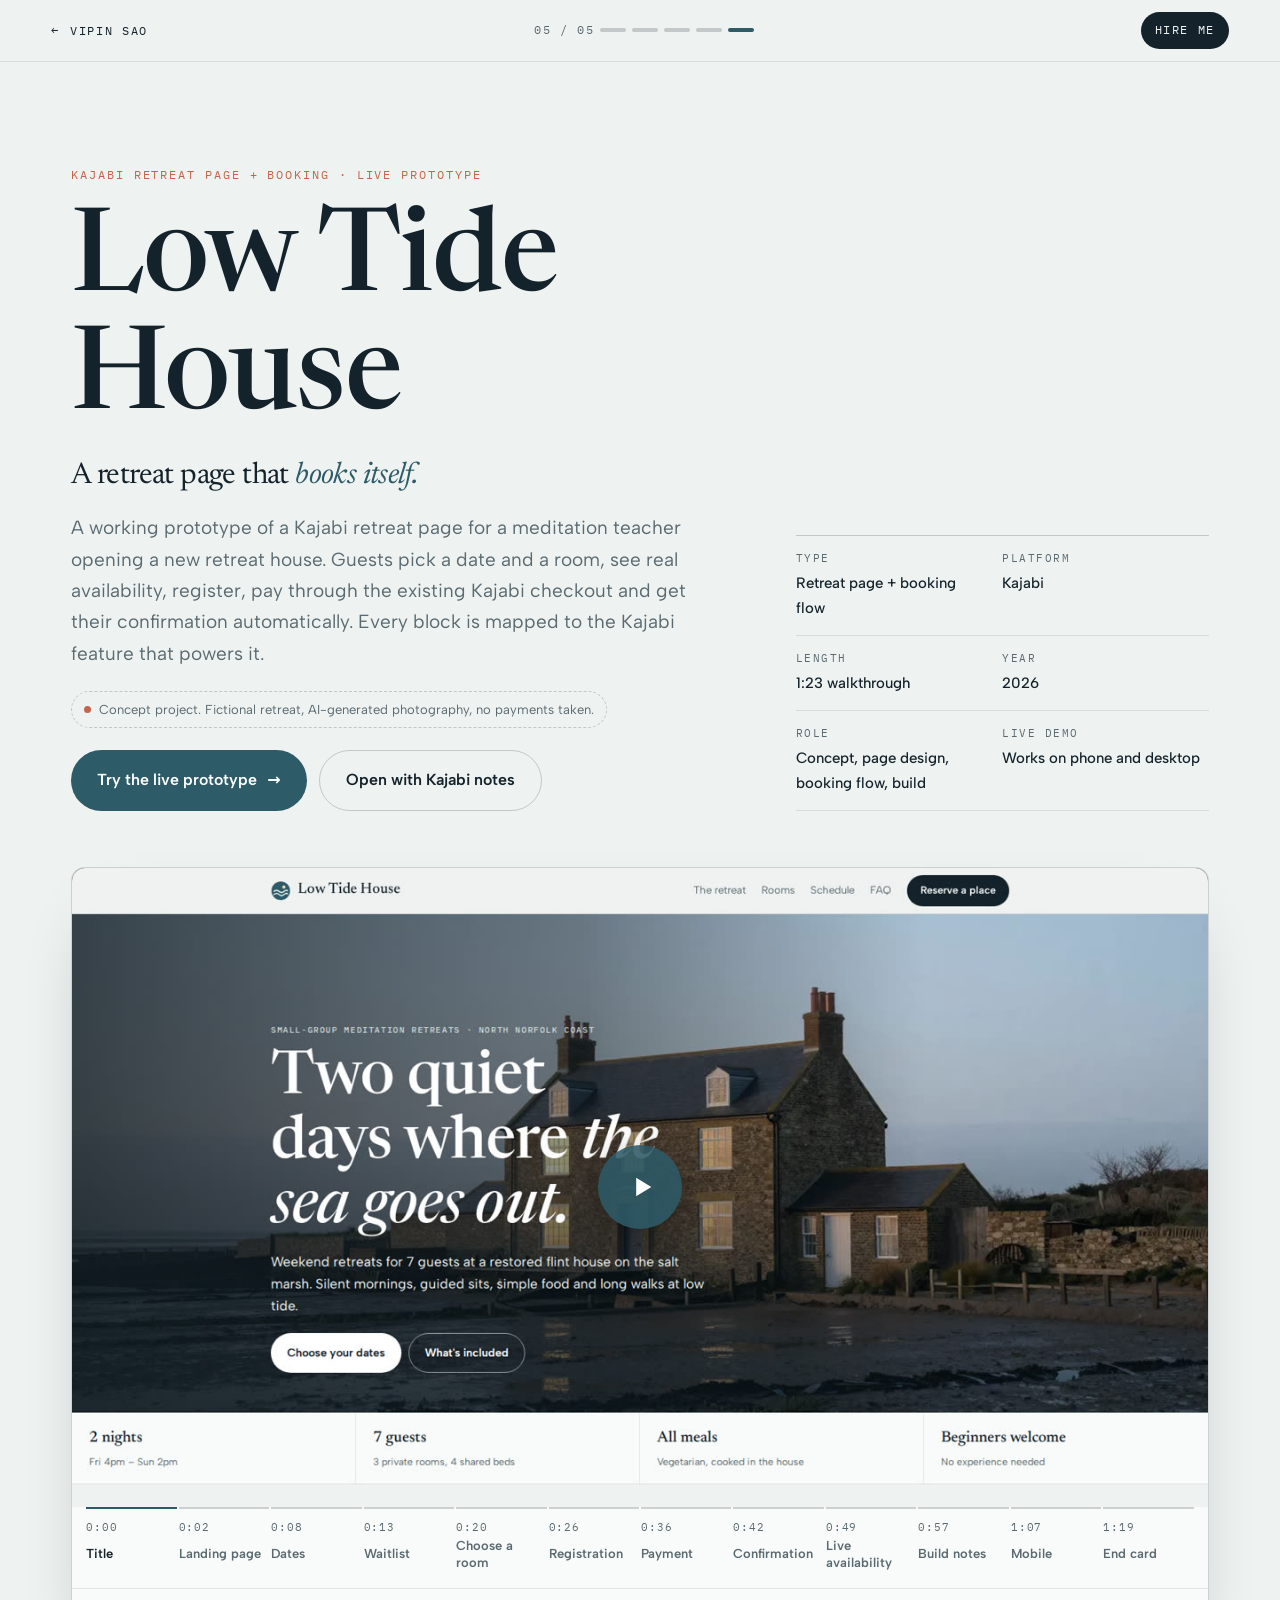
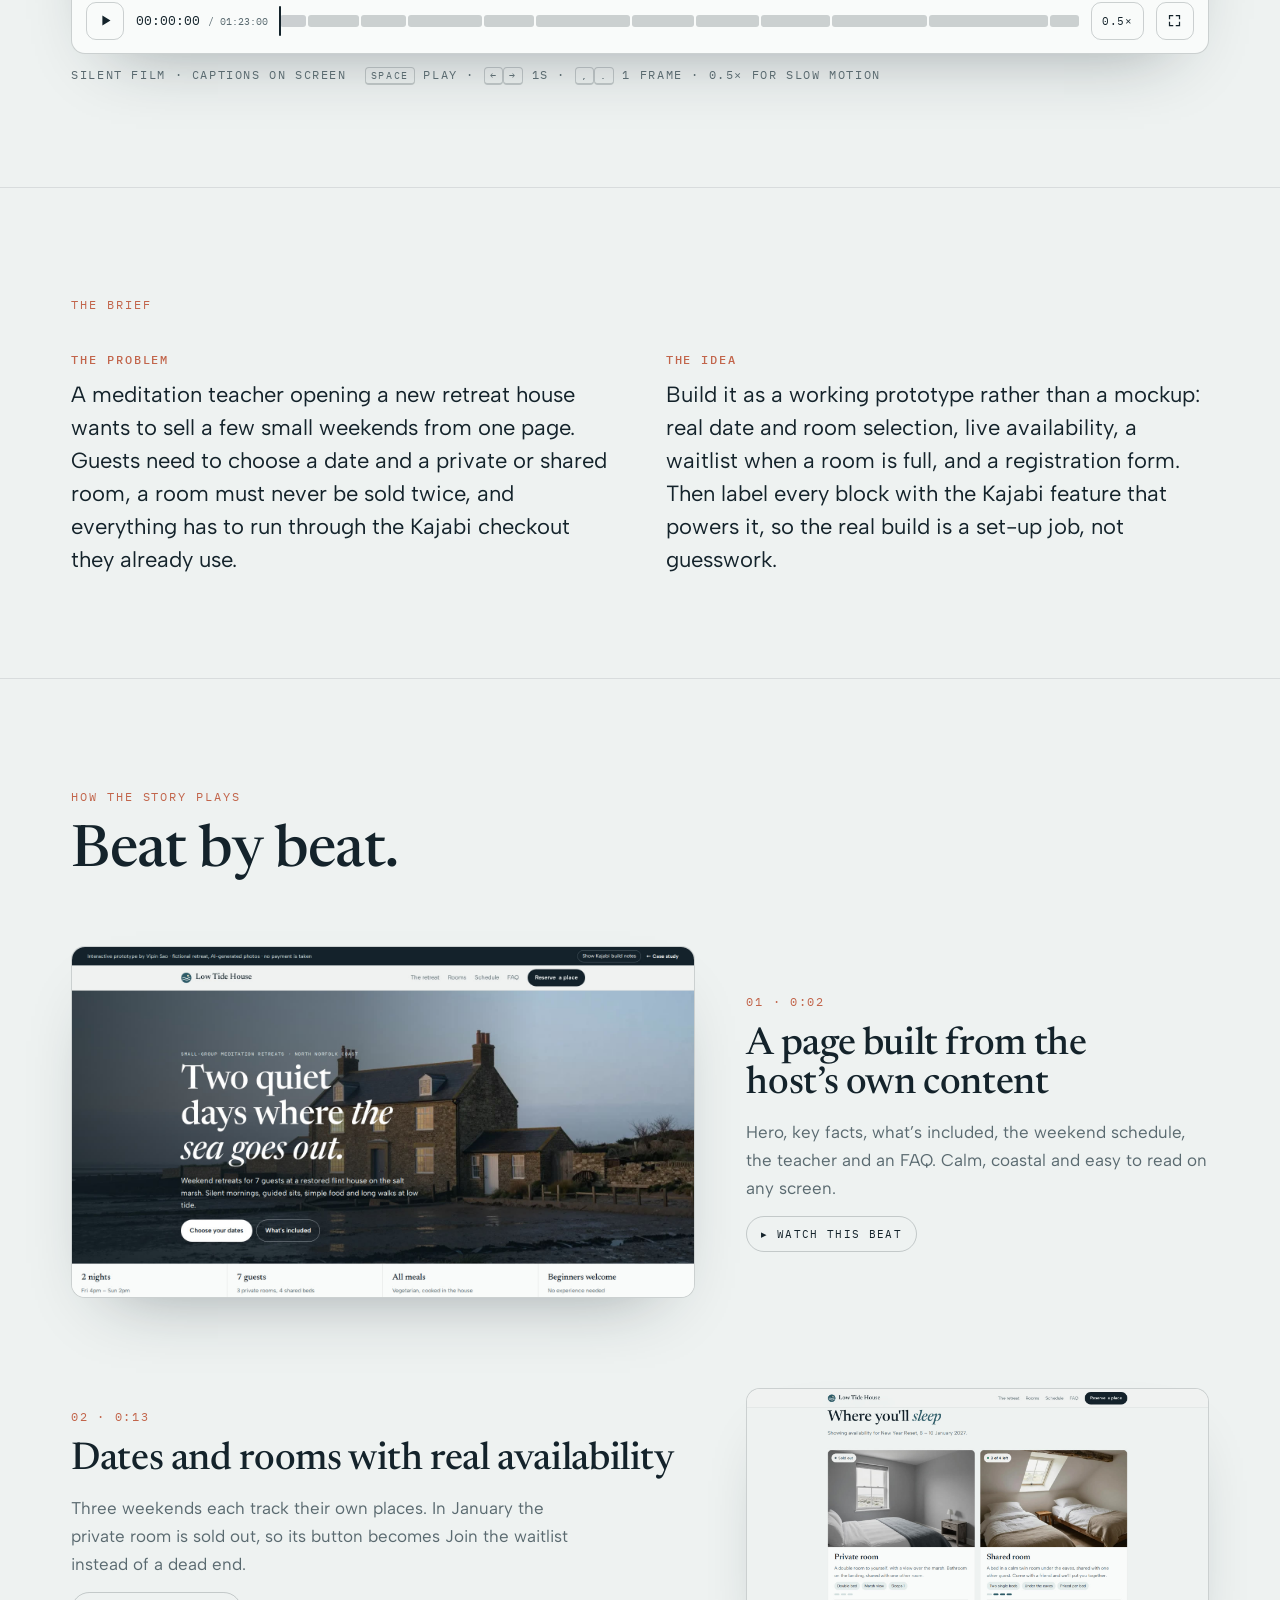
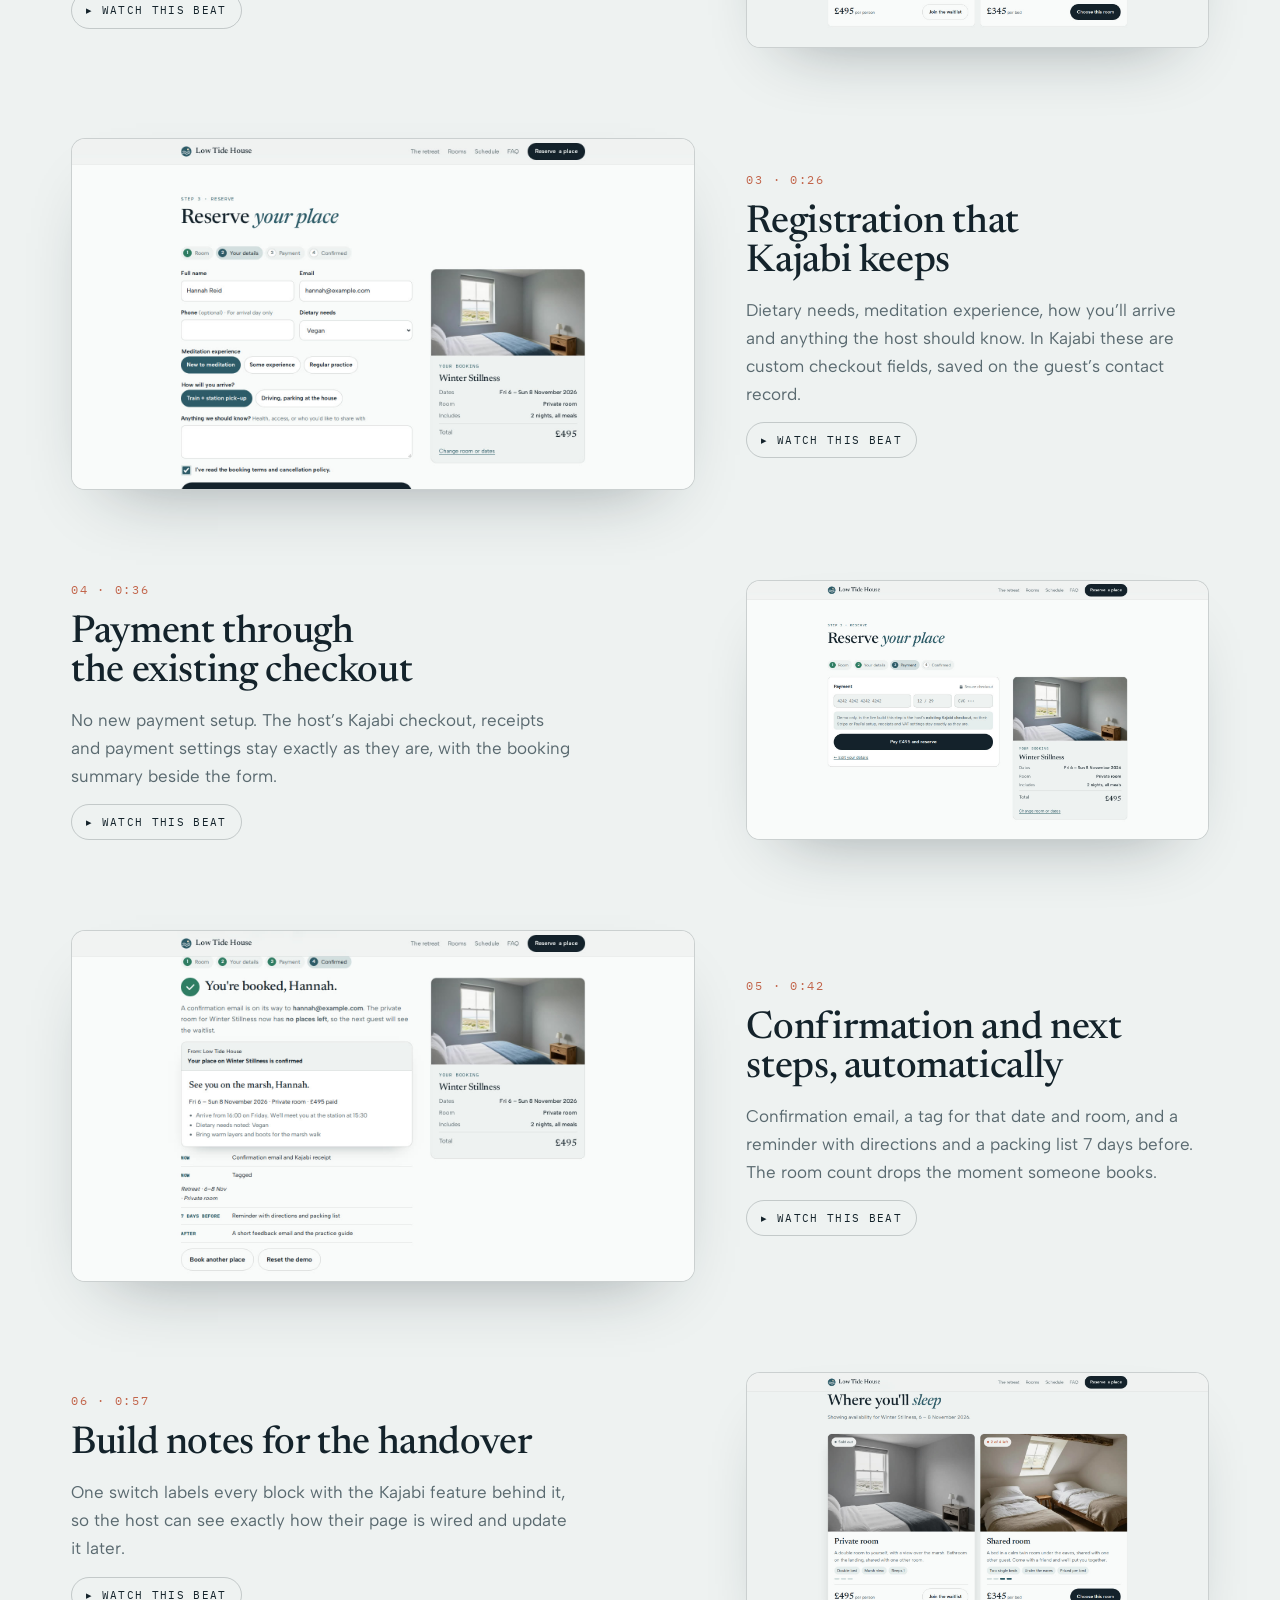
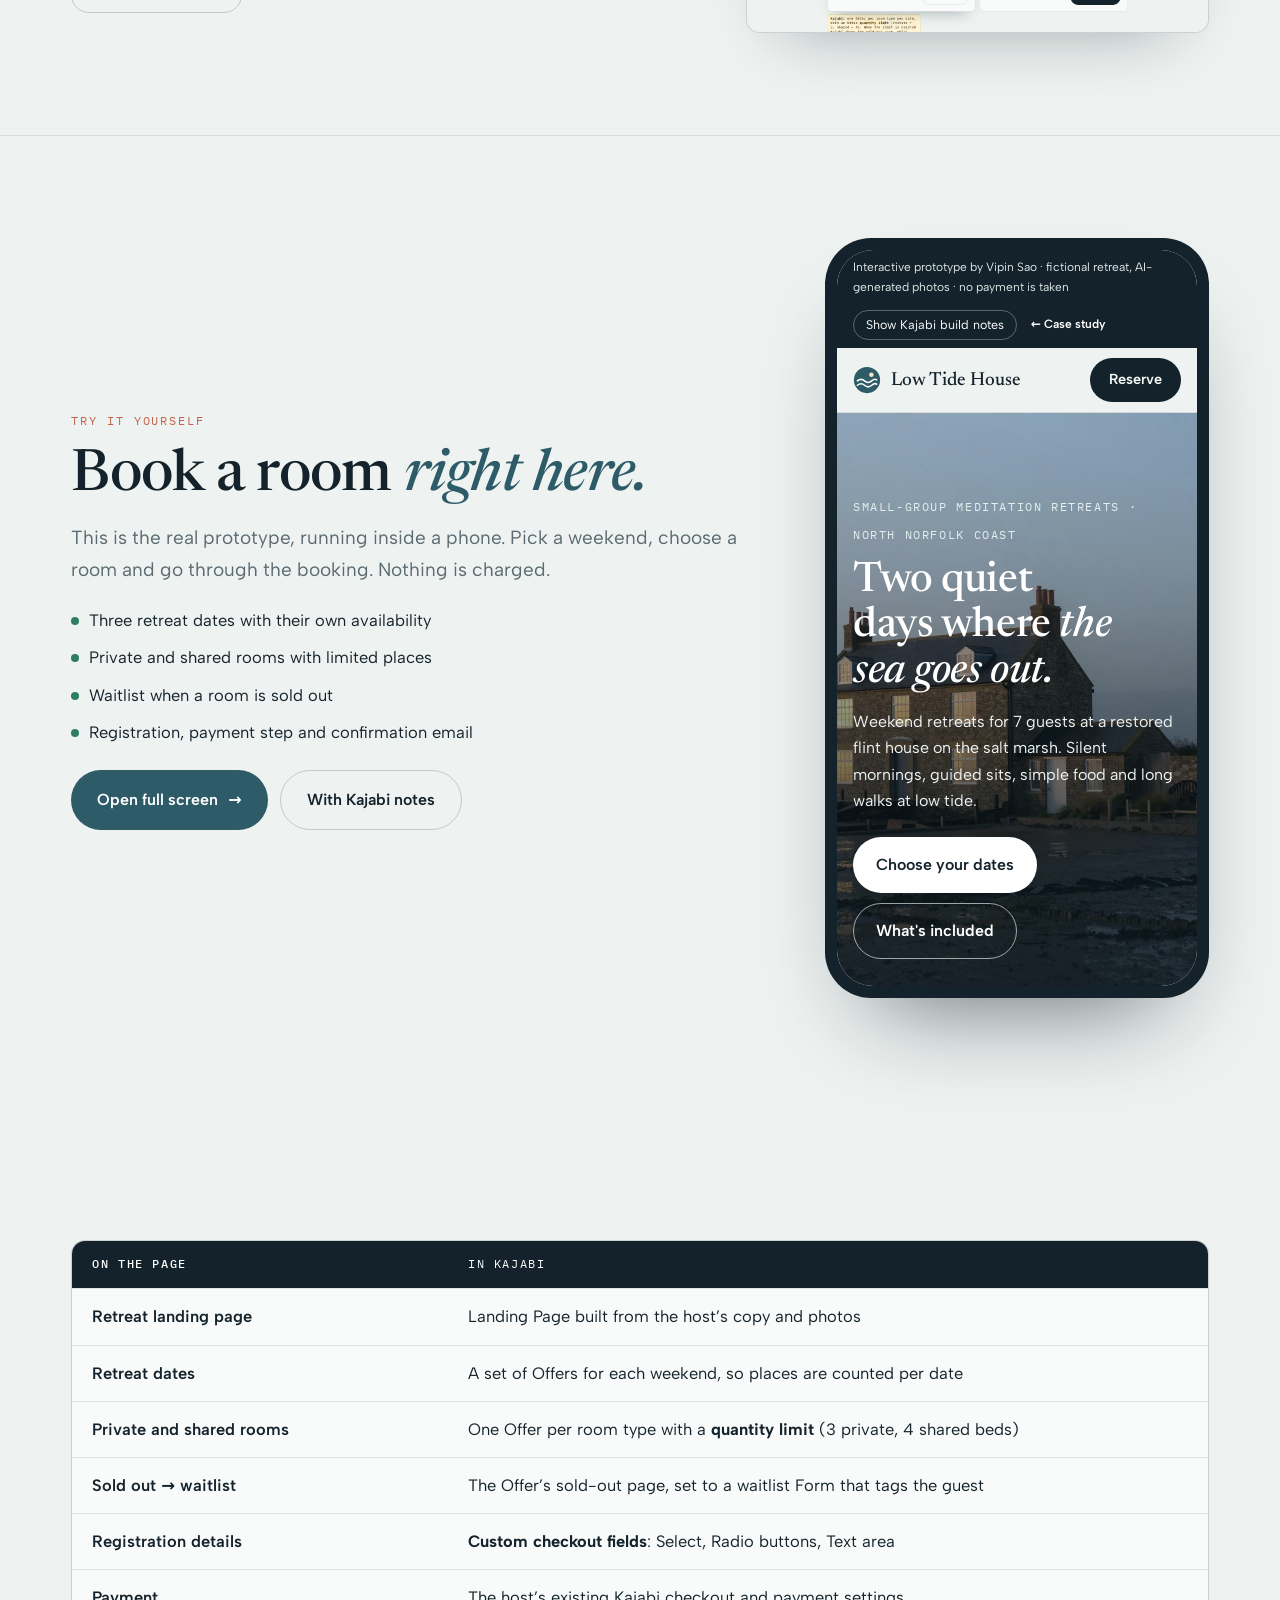
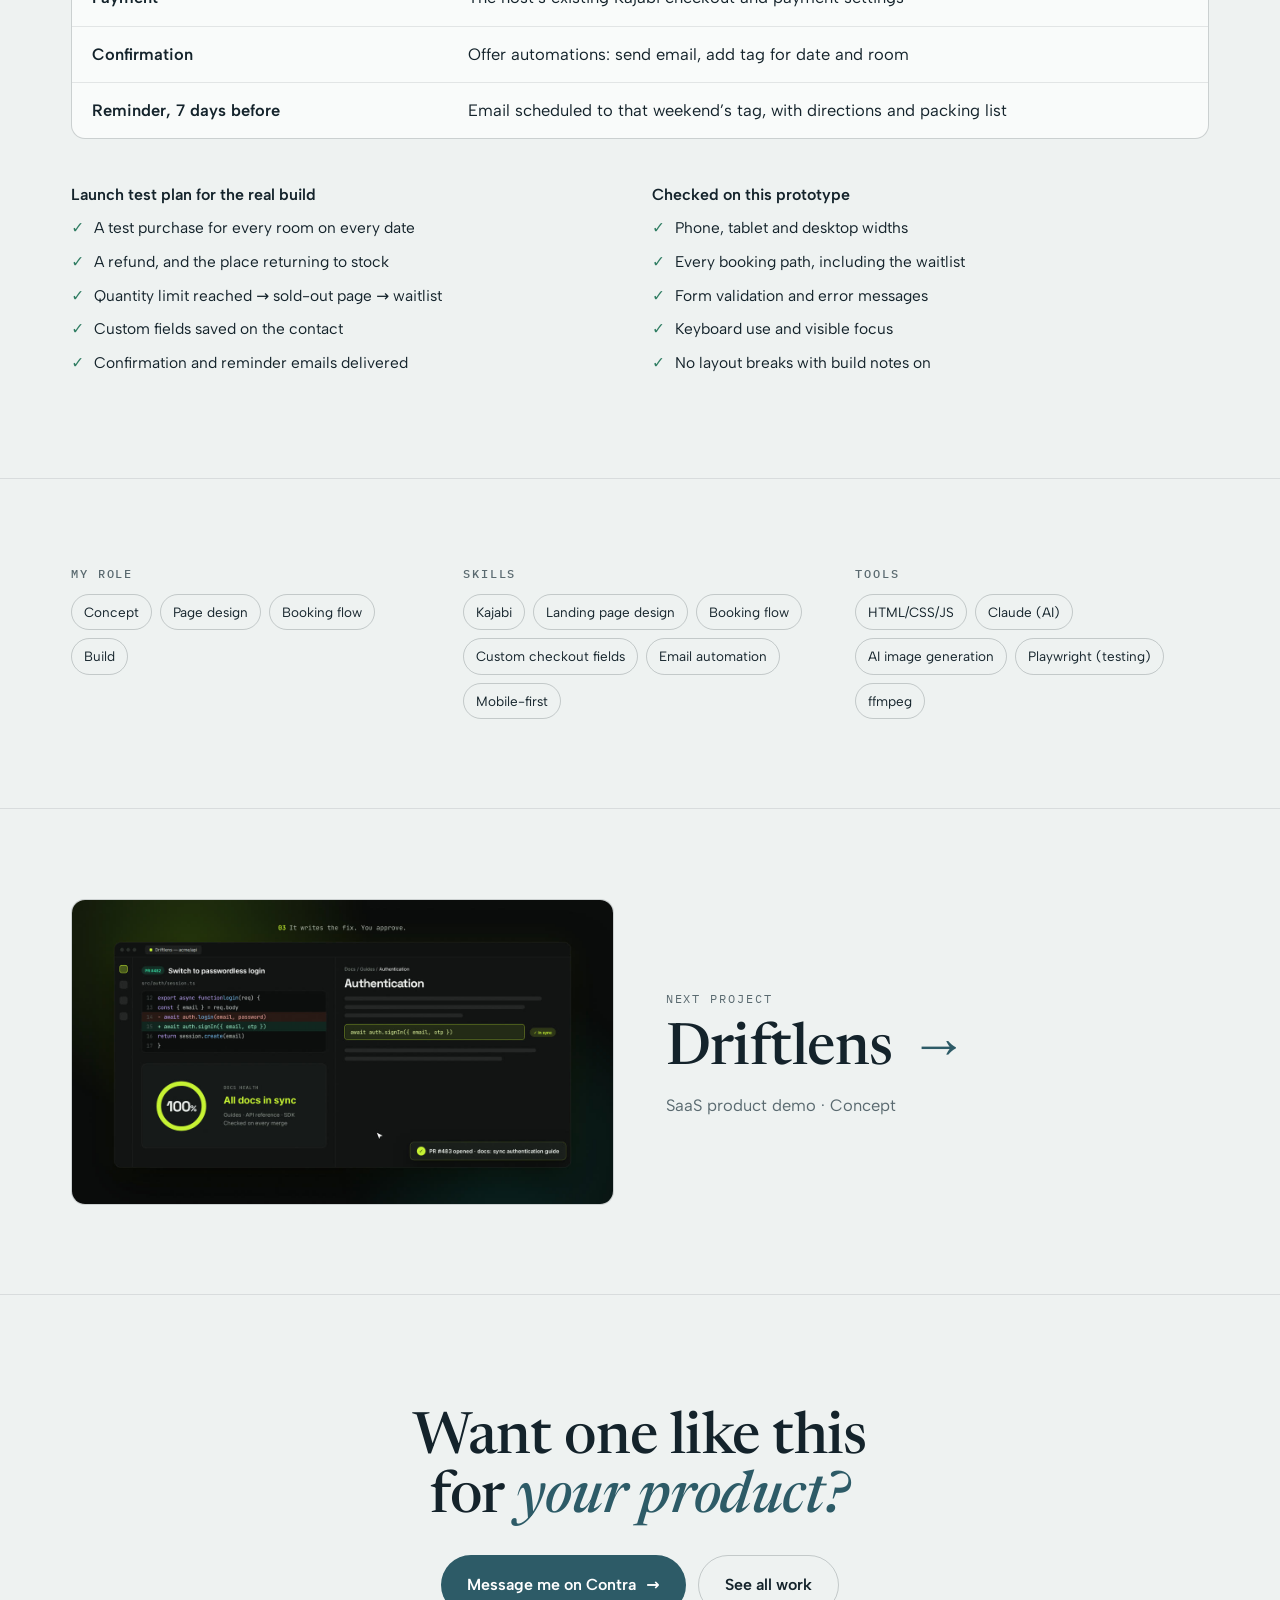
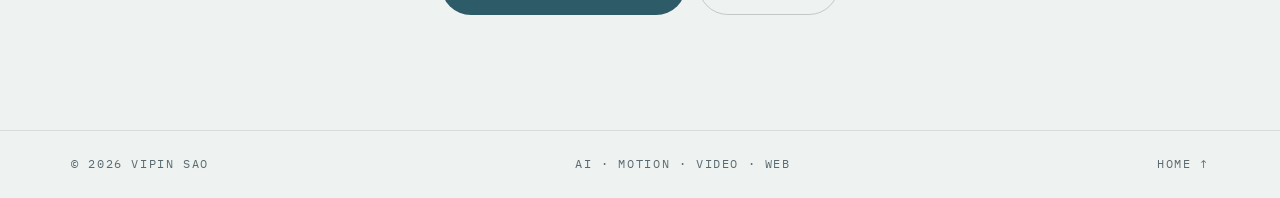
<file: work/lowtide/index.html>
<!doctype html>
<html lang="en">
<head>
<meta charset="utf-8">
<meta name="viewport" content="width=device-width, initial-scale=1, viewport-fit=cover">
<title>Low Tide House · Vipin Sao Portfolio</title>
<link rel="icon" href="data:image/svg+xml,%3Csvg xmlns=%27http://www.w3.org/2000/svg%27 viewBox=%270 0 100 100%27%3E%3Ctext y=%27.9em%27 font-size=%2790%27%3E%F0%9F%8E%AC%3C/text%3E%3C/svg%3E">
<meta name="description" content="Low Tide House: Kajabi retreat page + booking · Live prototype. Case study by Vipin Sao, AI video &amp; motion designer.">
<meta property="og:title" content="Low Tide House Kajabi Prototype · Vipin Sao">
<meta property="og:image" content="../../assets/work/lowtide.jpg">
<link rel="preconnect" href="https://fonts.googleapis.com">
<link rel="preconnect" href="https://fonts.gstatic.com" crossorigin>
<link rel="stylesheet" href="https://fonts.googleapis.com/css2?family=Newsreader:ital,opsz,wght@0,6..72,400;0,6..72,500;1,6..72,400;1,6..72,500&family=Albert+Sans:wght@400;500;600;700&family=IBM+Plex+Mono:wght@400;500&display=swap">
<link rel="stylesheet" href="../../assets/case.css">
<style>
:root{--bg:#eef2f1;--surface:#f9fbfa;--text:#14232b;--muted:#5a6a70;--line:rgba(20,35,43,.10);--line-strong:rgba(20,35,43,.2);
--accent:#2d5b67;--accent-2:#c2654b;--on-accent:#fff;
--display:"Newsreader",Georgia,"Times New Roman",serif;--body:"Albert Sans",ui-sans-serif,system-ui,sans-serif;--mono:"IBM Plex Mono",ui-monospace,Menlo,Consolas,monospace;
--display-weight:500;--display-tracking:-.01em;--em-style:italic;--radius:14px;--shadow:0 30px 70px -40px rgba(20,35,43,.45);color-scheme:light}
.lt-try{display:grid;grid-template-columns:minmax(0,1fr) auto;gap:clamp(28px,5vw,80px);align-items:center}
.lt-list{list-style:none;margin:22px 0 0;padding:0;display:grid;gap:10px}
.lt-list li{display:flex;gap:10px;align-items:baseline}
.lt-list li::before{content:"";width:8px;height:8px;border-radius:50%;background:#2f7d62;flex:none;transform:translateY(-1px)}
.lt-phone{width:384px;height:760px;max-width:100%;border-radius:46px;background:var(--text);padding:12px;box-shadow:0 50px 100px -50px rgba(20,35,43,.7)}
.lt-phone iframe{width:100%;height:100%;border:0;border-radius:36px;background:#fff}
.lt-table{margin-top:34px;border:1px solid var(--line-strong);border-radius:14px;overflow:hidden;background:var(--surface)}
.lt-table .tr{display:grid;grid-template-columns:minmax(0,.8fr) minmax(0,1.6fr);gap:16px;padding:14px 20px;border-top:1px solid var(--line)}
.lt-table .tr:first-child{border-top:0}
.lt-table .th{background:var(--text);color:var(--surface);font-family:var(--mono);font-size:11.5px;letter-spacing:.14em;text-transform:uppercase}
.lt-table .tr span:first-child{font-weight:600}
.lt-table .th span:first-child{font-weight:500}
.lt-qa{display:grid;grid-template-columns:repeat(2,minmax(0,1fr));gap:24px;margin-top:48px}
.lt-qa h3{font-family:var(--body);font-weight:600;font-size:16px;letter-spacing:0;margin-bottom:12px}
.lt-qa ul{list-style:none;margin:0;padding:0;display:grid;gap:8px}
.lt-qa li{display:flex;gap:10px;align-items:baseline;font-size:15.5px}
.lt-qa li::before{content:"✓";color:#2f7d62;font-weight:600}
@media (max-width:900px){.lt-try{grid-template-columns:minmax(0,1fr)}.lt-phone{justify-self:center;height:640px}.lt-qa{grid-template-columns:minmax(0,1fr)}.lt-table .tr{grid-template-columns:minmax(0,1fr);gap:2px}}
</style>
</head>
<body data-contra="https://contra.com/vipin_sao_z8eilxkm/work?r=vipin_sao_z8eilxkm">
<a class="skip" href="#film">Skip to the video</a>
<header class="c-top">
  <a class="c-back" href="../../#work"><span class="ar" aria-hidden="true">←</span>Vipin Sao</a>
  <nav class="c-idx mono" aria-label="Projects"><span>05 / 05</span><a href="../driftlens/" aria-label="Driftlens"></a><a href="../leftova/" aria-label="Leftova"></a><a href="../streak86/" aria-label="Streak ’86"></a><a href="../stillwater/" aria-label="Stillwater House"></a><a href="../lowtide/" aria-label="Low Tide House" aria-current="page"></a></nav>
  <a class="c-hire contra-link" href="https://contra.com/vipin_sao_z8eilxkm/work?r=vipin_sao_z8eilxkm" target="_blank" rel="noopener">Hire me</a>
</header>
<main>
  <section class="c-hero wrap">
    <div class="c-hero-grid">
      <div>
        <span class="kicker">Kajabi retreat page + booking · Live prototype</span>
        <h1>Low Tide House</h1>
        <p class="tagline">A retreat page that <em>books itself.</em></p>
        <p class="lede">A working prototype of a Kajabi retreat page for a meditation teacher opening a new retreat house. Guests pick a date and a room, see real availability, register, pay through the existing Kajabi checkout and get their confirmation automatically. Every block is mapped to the Kajabi feature that powers it.</p>
        <span class="concept">Concept project. Fictional retreat, AI-generated photography, no payments taken.</span>
        <div class="cta-row" style="justify-content:flex-start;margin-top:22px"><a class="btn" href="demo/">Try the live prototype <span aria-hidden="true">→</span></a><a class="btn alt" href="demo/#notes">Open with Kajabi notes</a></div>
      </div>
      <dl class="facts"><div><dt>Type</dt><dd>Retreat page + booking flow</dd></div><div><dt>Platform</dt><dd>Kajabi</dd></div><div><dt>Length</dt><dd>1:23 walkthrough</dd></div><div><dt>Year</dt><dd>2026</dd></div><div><dt>Role</dt><dd>Concept, page design, booking flow, build</dd></div><div><dt>Live demo</dt><dd>Works on phone and desktop</dd></div></dl>
    </div>
  </section>

  <section class="c-film wrap" id="film" aria-label="The film">
    <div class="player" data-chapters='[{"t": 0, "label": "Title"}, {"t": 2.8, "label": "Landing page"}, {"t": 8.2, "label": "Dates"}, {"t": 13, "label": "Waitlist"}, {"t": 20.9, "label": "Choose a room"}, {"t": 26.3, "label": "Registration"}, {"t": 36.3, "label": "Payment"}, {"t": 42.9, "label": "Confirmation"}, {"t": 49.6, "label": "Live availability"}, {"t": 57, "label": "Build notes"}, {"t": 67.2, "label": "Mobile"}, {"t": 79.9, "label": "End card"}]' data-duration="83.0">
      <div class="screen">
        <video src="../../assets/work/lowtide.mp4" poster="../../assets/work/lowtide.jpg" muted playsinline preload="metadata" aria-label="Low Tide House video, 1:23, no audio"></video>
        <div class="bigplay" aria-hidden="true"><svg viewBox="0 0 24 24"><path d="M7 4l13 8-13 8z"/></svg></div>
      </div>
      
      <div class="chaps" aria-label="Chapters"></div>
      <div class="ctrls">
        <button class="cbtn pp" type="button" aria-label="Play"><svg viewBox="0 0 24 24"><path d="M7 4l13 8-13 8z"/></svg></button>
        <div class="tcode">00:00:00</div>
        <div class="tl" role="slider" tabindex="0" aria-label="Video position" aria-valuemin="0" aria-valuemax="83.0" aria-valuenow="0"><div class="segs"></div><div class="ph"></div><div class="tip"></div></div>
        <button class="cbtn slow" type="button" aria-pressed="false" title="Half speed, to see the motion detail">0.5×</button>
        <button class="cbtn fs" type="button" aria-label="Fullscreen"><svg viewBox="0 0 24 24"><path d="M3 3h7v2H5v5H3V3zm11 0h7v7h-2V5h-5V3zM3 14h2v5h5v2H3v-7zm16 0h2v7h-7v-2h5v-5z"/></svg></button>
      </div>
    </div>
    <p class="film-note mono"><span>Silent film · captions on screen</span><span class="keys"><kbd>Space</kbd> play · <kbd>←</kbd><kbd>→</kbd> 1s · <kbd>,</kbd><kbd>.</kbd> 1 frame · 0.5× for slow motion</span></p>
  </section>

  <section class="c-brief"><div class="wrap">
    <span class="kicker rv">The brief</span>
    <div class="brief-grid">
      <div class="rv"><h3>The problem</h3><p>A meditation teacher opening a new retreat house wants to sell a few small weekends from one page. Guests need to choose a date and a private or shared room, a room must never be sold twice, and everything has to run through the Kajabi checkout they already use.</p></div>
      <div class="rv"><h3>The idea</h3><p>Build it as a working prototype rather than a mockup: real date and room selection, live availability, a waitlist when a room is full, and a registration form. Then label every block with the Kajabi feature that powers it, so the real build is a set-up job, not guesswork.</p></div>
    </div>
  </div></section>

  <section class="c-beats"><div class="wrap">
    <span class="kicker rv">How the story plays</span>
    <h2 class="rv" style="margin-top:14px">Beat by beat.</h2>
    <div class="beats">
    <article class="beat rv">
      <button class="shot" type="button" aria-label="Enlarge still: A page built from the host’s own content"><img src="../../assets/work/lowtide-s1.jpg" alt="A page built from the host’s own content, still from the Low Tide House video" loading="lazy"></button>
      <div class="txt"><span class="num">01 · 0:02</span><h3>A page built from the host’s own content</h3><p>Hero, key facts, what’s included, the weekend schedule, the teacher and an FAQ. Calm, coastal and easy to read on any screen.</p>
        <button class="jump" type="button" data-seek="2.8">▸ Watch this beat</button></div>
    </article>
    <article class="beat rv">
      <button class="shot" type="button" aria-label="Enlarge still: Dates and rooms with real availability"><img src="../../assets/work/lowtide-s2.jpg" alt="Dates and rooms with real availability, still from the Low Tide House video" loading="lazy"></button>
      <div class="txt"><span class="num">02 · 0:13</span><h3>Dates and rooms with real availability</h3><p>Three weekends each track their own places. In January the private room is sold out, so its button becomes Join the waitlist instead of a dead end.</p>
        <button class="jump" type="button" data-seek="13">▸ Watch this beat</button></div>
    </article>
    <article class="beat rv">
      <button class="shot" type="button" aria-label="Enlarge still: Registration that Kajabi keeps"><img src="../../assets/work/lowtide-s3.jpg" alt="Registration that Kajabi keeps, still from the Low Tide House video" loading="lazy"></button>
      <div class="txt"><span class="num">03 · 0:26</span><h3>Registration that Kajabi keeps</h3><p>Dietary needs, meditation experience, how you’ll arrive and anything the host should know. In Kajabi these are custom checkout fields, saved on the guest’s contact record.</p>
        <button class="jump" type="button" data-seek="26.3">▸ Watch this beat</button></div>
    </article>
    <article class="beat rv">
      <button class="shot" type="button" aria-label="Enlarge still: Payment through the existing checkout"><img src="../../assets/work/lowtide-s4.jpg" alt="Payment through the existing checkout, still from the Low Tide House video" loading="lazy"></button>
      <div class="txt"><span class="num">04 · 0:36</span><h3>Payment through the existing checkout</h3><p>No new payment setup. The host’s Kajabi checkout, receipts and payment settings stay exactly as they are, with the booking summary beside the form.</p>
        <button class="jump" type="button" data-seek="36.3">▸ Watch this beat</button></div>
    </article>
    <article class="beat rv">
      <button class="shot" type="button" aria-label="Enlarge still: Confirmation and next steps, automatically"><img src="../../assets/work/lowtide-s5.jpg" alt="Confirmation and next steps, automatically, still from the Low Tide House video" loading="lazy"></button>
      <div class="txt"><span class="num">05 · 0:42</span><h3>Confirmation and next steps, automatically</h3><p>Confirmation email, a tag for that date and room, and a reminder with directions and a packing list 7 days before. The room count drops the moment someone books.</p>
        <button class="jump" type="button" data-seek="42.9">▸ Watch this beat</button></div>
    </article>
    <article class="beat rv">
      <button class="shot" type="button" aria-label="Enlarge still: Build notes for the handover"><img src="../../assets/work/lowtide-s6.jpg" alt="Build notes for the handover, still from the Low Tide House video" loading="lazy"></button>
      <div class="txt"><span class="num">06 · 0:57</span><h3>Build notes for the handover</h3><p>One switch labels every block with the Kajabi feature behind it, so the host can see exactly how their page is wired and update it later.</p>
        <button class="jump" type="button" data-seek="57">▸ Watch this beat</button></div>
    </article>
    </div>
  </div></section>
  
<section class="c-special"><div class="wrap">
  <div class="lt-try">
    <div class="rv">
      <span class="kicker">Try it yourself</span>
      <h2 style="margin-top:14px">Book a room <em>right here.</em></h2>
      <p class="lede" style="margin-top:16px">This is the real prototype, running inside a phone. Pick a weekend, choose a room and go through the booking. Nothing is charged.</p>
      <ul class="lt-list"><li>Three retreat dates with their own availability</li><li>Private and shared rooms with limited places</li><li>Waitlist when a room is sold out</li><li>Registration, payment step and confirmation email</li></ul>
      <div class="cta-row" style="justify-content:flex-start;margin-top:24px"><a class="btn" href="demo/">Open full screen <span aria-hidden="true">→</span></a><a class="btn alt" href="demo/#notes">With Kajabi notes</a></div>
    </div>
    <div class="lt-phone rv"><iframe src="demo/" title="Low Tide House prototype on a phone" loading="lazy"></iframe></div>
  </div>

  <span class="kicker rv" style="display:block;margin-top:clamp(72px,9vw,120px)">How it maps to Kajabi</span>
  <h2 class="rv" style="margin-top:14px">Every block has a <em>Kajabi home.</em></h2>
  <div class="lt-table rv" role="table" aria-label="Page blocks and the Kajabi features behind them">
    <div class="tr th" role="row"><span role="columnheader">On the page</span><span role="columnheader">In Kajabi</span></div>
    <div class="tr" role="row"><span role="cell">Retreat landing page</span><span role="cell">Landing Page built from the host’s copy and photos</span></div>
    <div class="tr" role="row"><span role="cell">Retreat dates</span><span role="cell">A set of Offers for each weekend, so places are counted per date</span></div>
    <div class="tr" role="row"><span role="cell">Private and shared rooms</span><span role="cell">One Offer per room type with a <b>quantity limit</b> (3 private, 4 shared beds)</span></div>
    <div class="tr" role="row"><span role="cell">Sold out → waitlist</span><span role="cell">The Offer’s sold-out page, set to a waitlist Form that tags the guest</span></div>
    <div class="tr" role="row"><span role="cell">Registration details</span><span role="cell"><b>Custom checkout fields</b>: Select, Radio buttons, Text area</span></div>
    <div class="tr" role="row"><span role="cell">Payment</span><span role="cell">The host’s existing Kajabi checkout and payment settings</span></div>
    <div class="tr" role="row"><span role="cell">Confirmation</span><span role="cell">Offer automations: send email, add tag for date and room</span></div>
    <div class="tr" role="row"><span role="cell">Reminder, 7 days before</span><span role="cell">Email scheduled to that weekend’s tag, with directions and packing list</span></div>
  </div>

  <div class="lt-qa">
    <div class="rv"><h3>Launch test plan for the real build</h3><ul><li>A test purchase for every room on every date</li><li>A refund, and the place returning to stock</li><li>Quantity limit reached → sold-out page → waitlist</li><li>Custom fields saved on the contact</li><li>Confirmation and reminder emails delivered</li></ul></div>
    <div class="rv"><h3>Checked on this prototype</h3><ul><li>Phone, tablet and desktop widths</li><li>Every booking path, including the waitlist</li><li>Form validation and error messages</li><li>Keyboard use and visible focus</li><li>No layout breaks with build notes on</li></ul></div>
  </div>
</div></section>
  <section class="c-credits"><div class="wrap credits">
    <div class="rv"><h3>My role</h3><ul><li class="tag">Concept</li><li class="tag">Page design</li><li class="tag">Booking flow</li><li class="tag">Build</li></ul></div>
    <div class="rv"><h3>Skills</h3><ul><li class="tag">Kajabi</li><li class="tag">Landing page design</li><li class="tag">Booking flow</li><li class="tag">Custom checkout fields</li><li class="tag">Email automation</li><li class="tag">Mobile-first</li></ul></div>
    <div class="rv"><h3>Tools</h3><ul><li class="tag">HTML/CSS/JS</li><li class="tag">Claude (AI)</li><li class="tag">AI image generation</li><li class="tag">Playwright (testing)</li><li class="tag">ffmpeg</li></ul></div>
  </div></section>

  <section class="c-next"><div class="wrap">
    <a class="next" href="../driftlens/">
      <div class="img"><img src="../../assets/work/driftlens.jpg" alt="" loading="lazy"></div>
      <div><span class="lbl">Next project</span><h2>Driftlens <span class="ar" aria-hidden="true">→</span></h2><p>SaaS product demo · Concept</p></div>
    </a>
  </div></section>

  <section class="c-cta"><div class="wrap">
    <h2 class="rv">Want one like this for <em>your product?</em></h2>
    <div class="cta-row">
      <a class="btn contra-link" href="https://contra.com/vipin_sao_z8eilxkm/work?r=vipin_sao_z8eilxkm" target="_blank" rel="noopener">Message me on Contra <span aria-hidden="true">→</span></a>
      <a class="btn alt" href="../../#work">See all work</a>
    </div>
  </div></section>
</main>
<footer class="c-foot"><div class="wrap mono"><span>© 2026 Vipin Sao</span><span>AI · Motion · Video · Web</span><a href="../../">Home ↑</a></div></footer>
<script src="../../assets/case.js"></script>
</body>
</html>
</file>
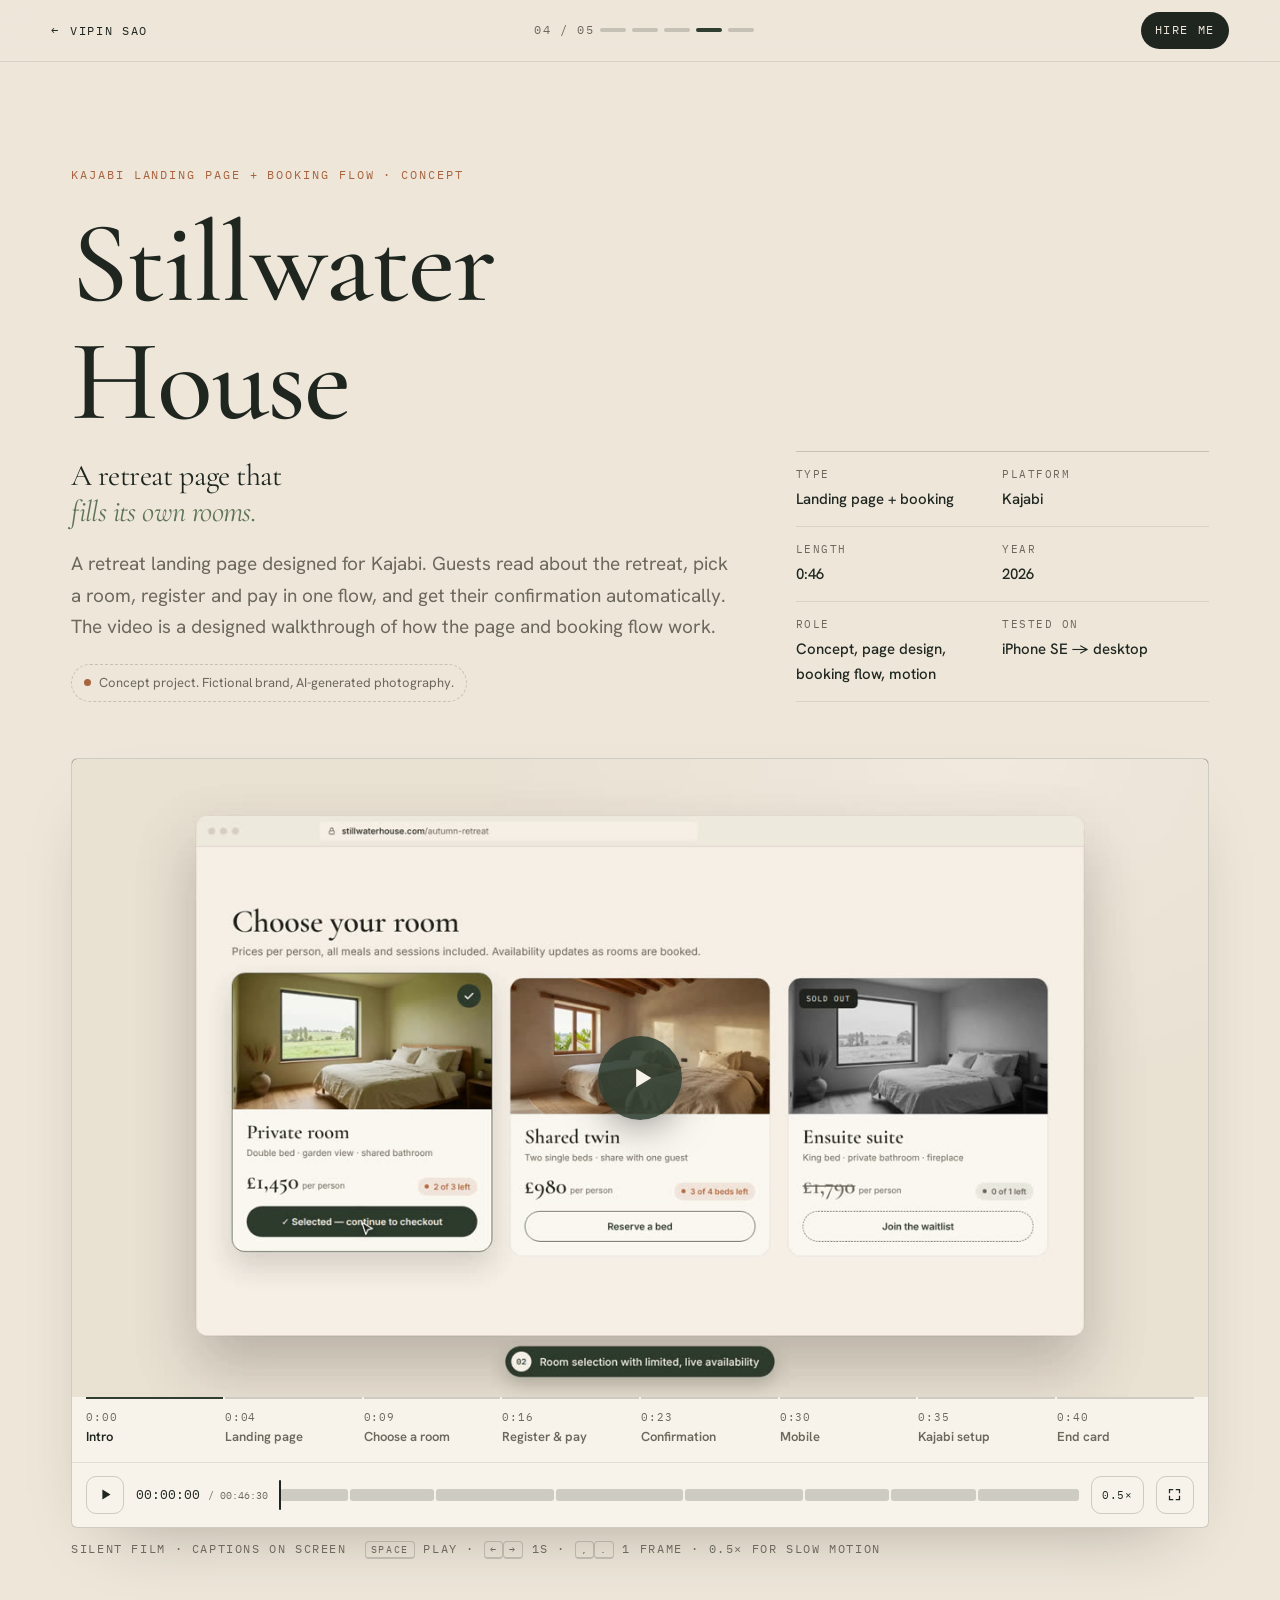
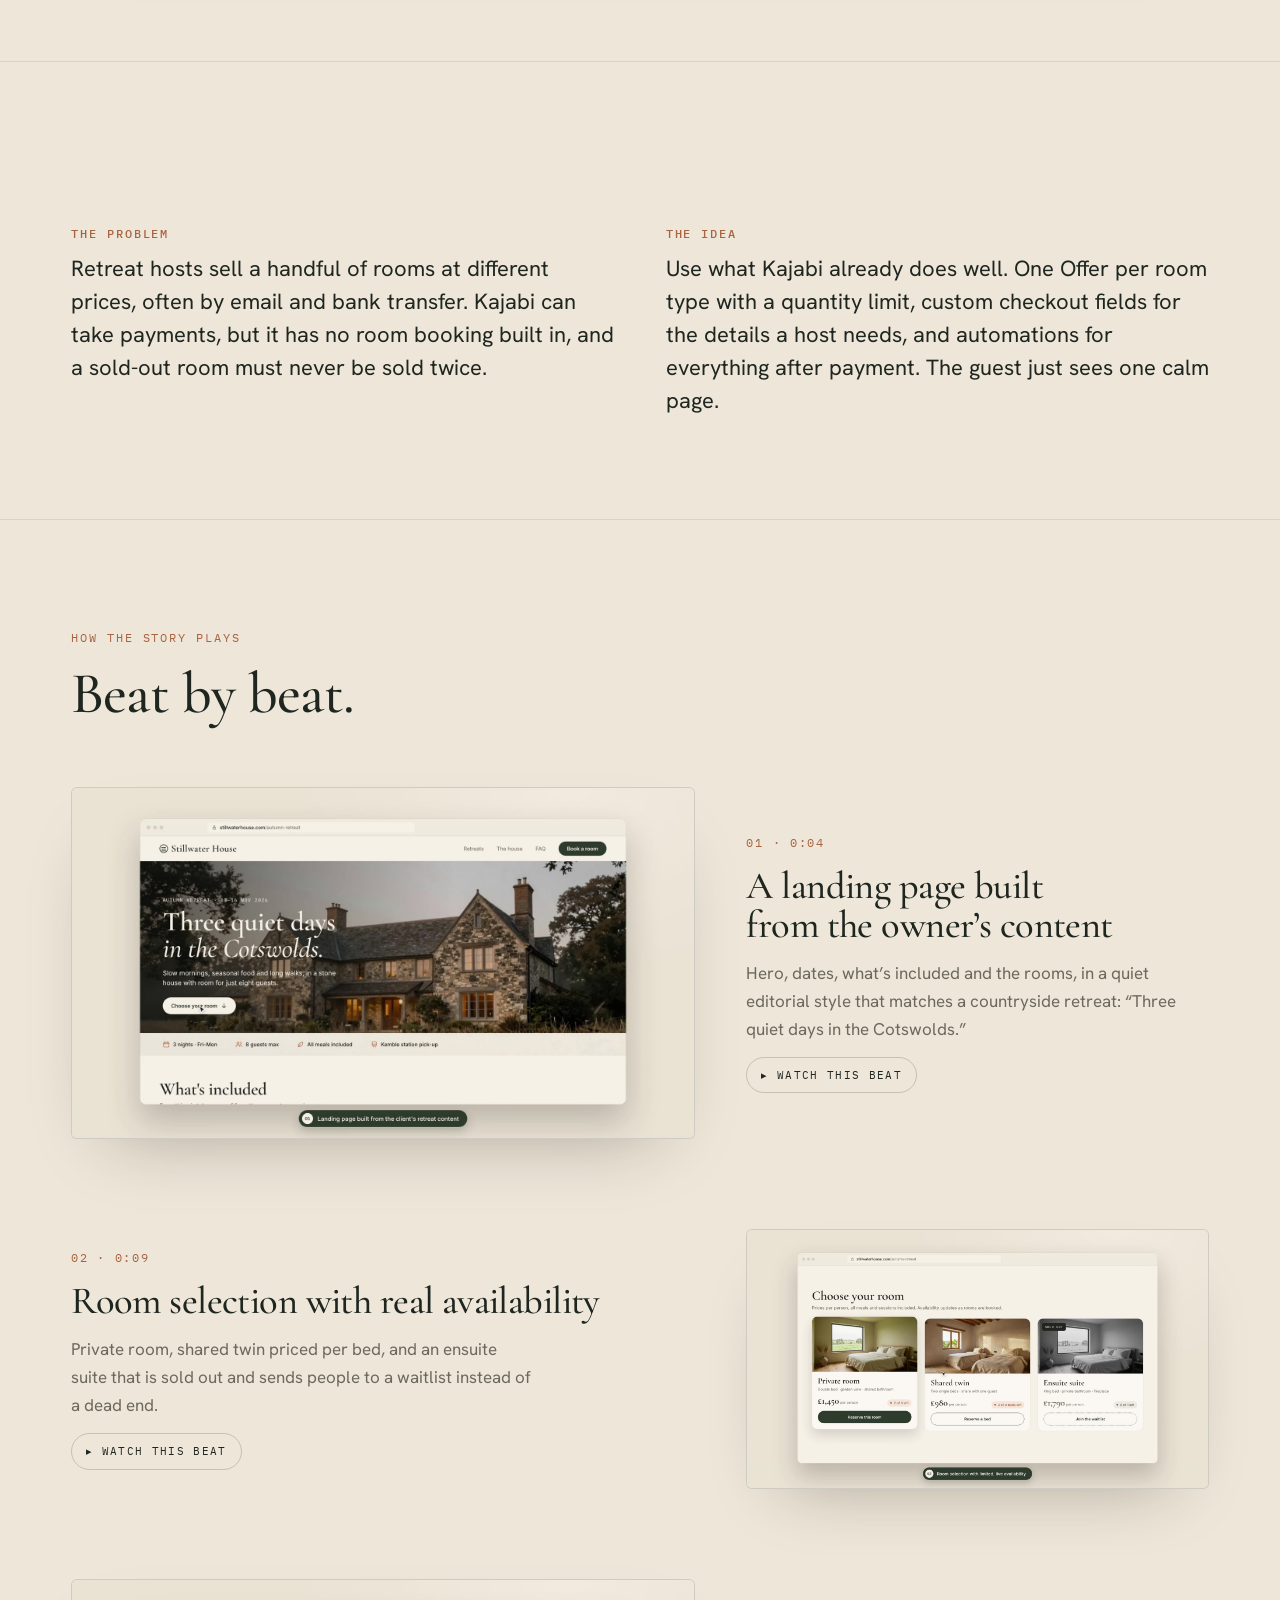
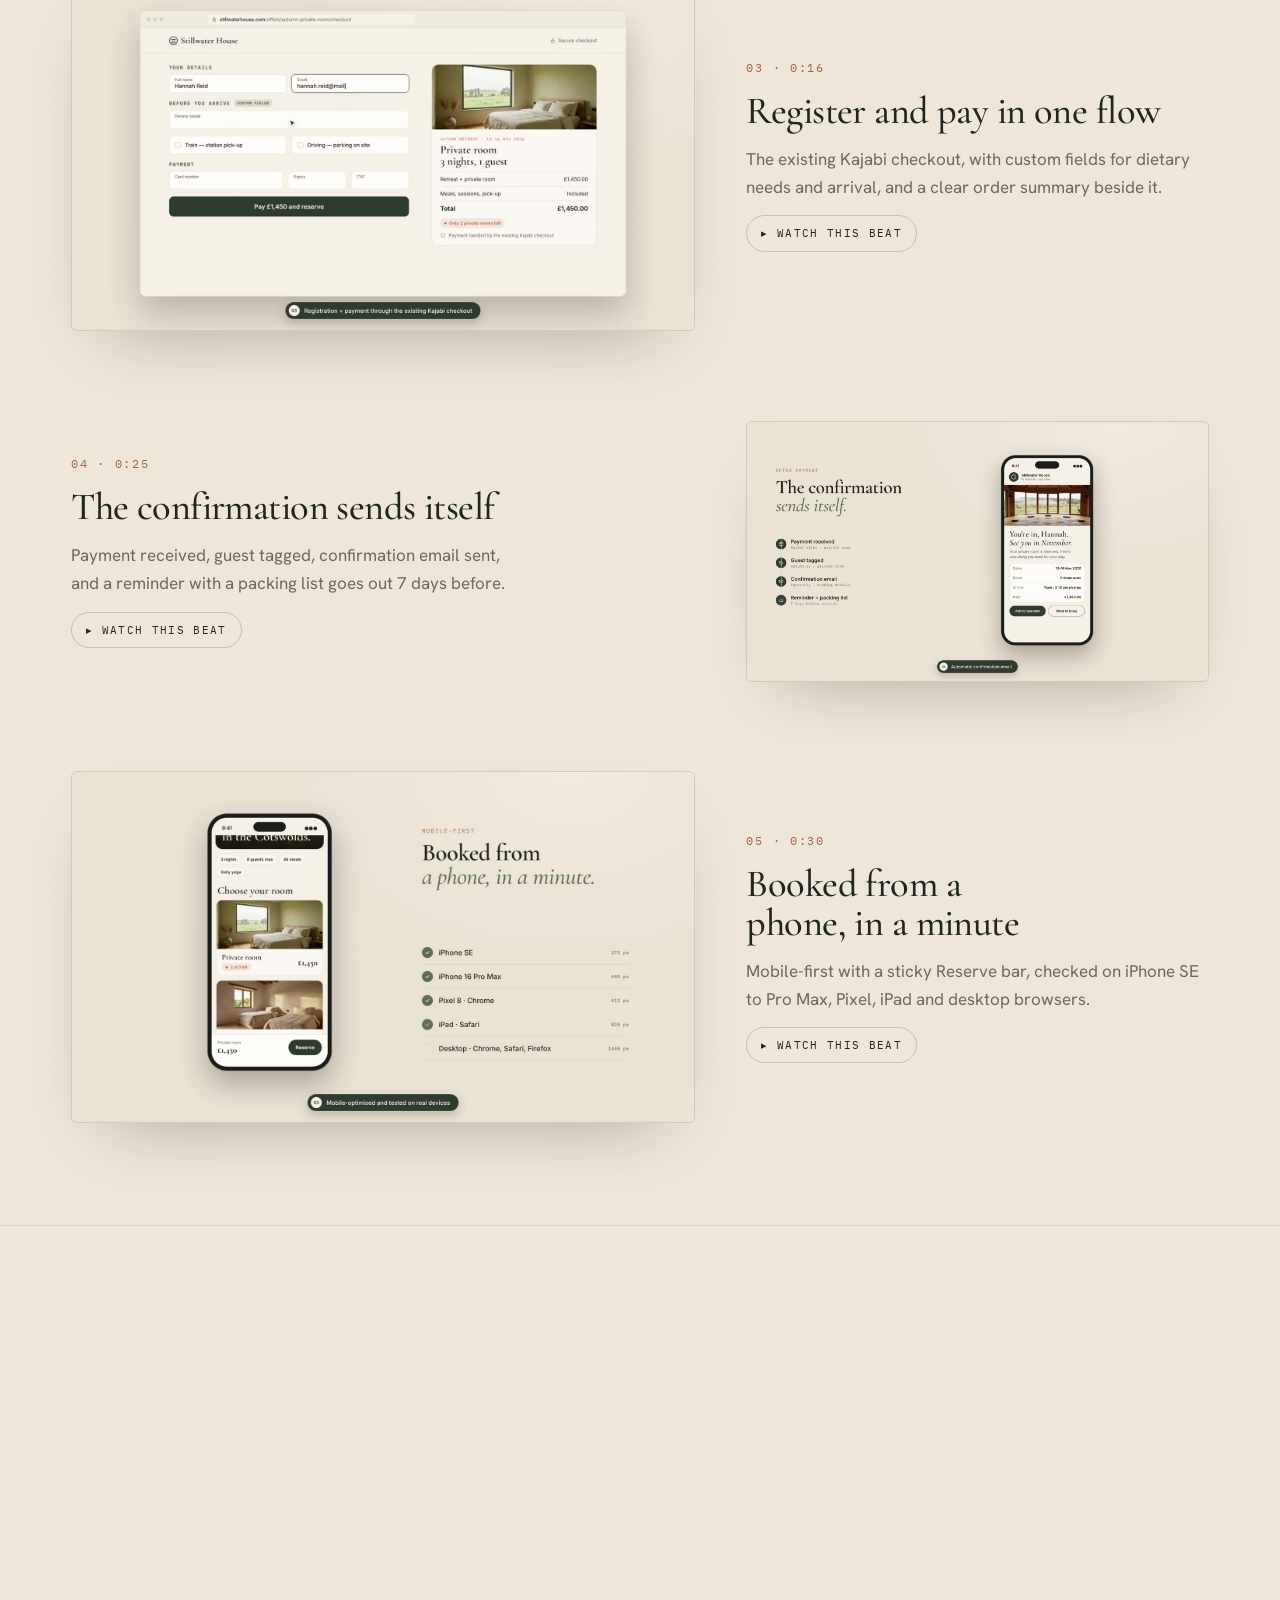
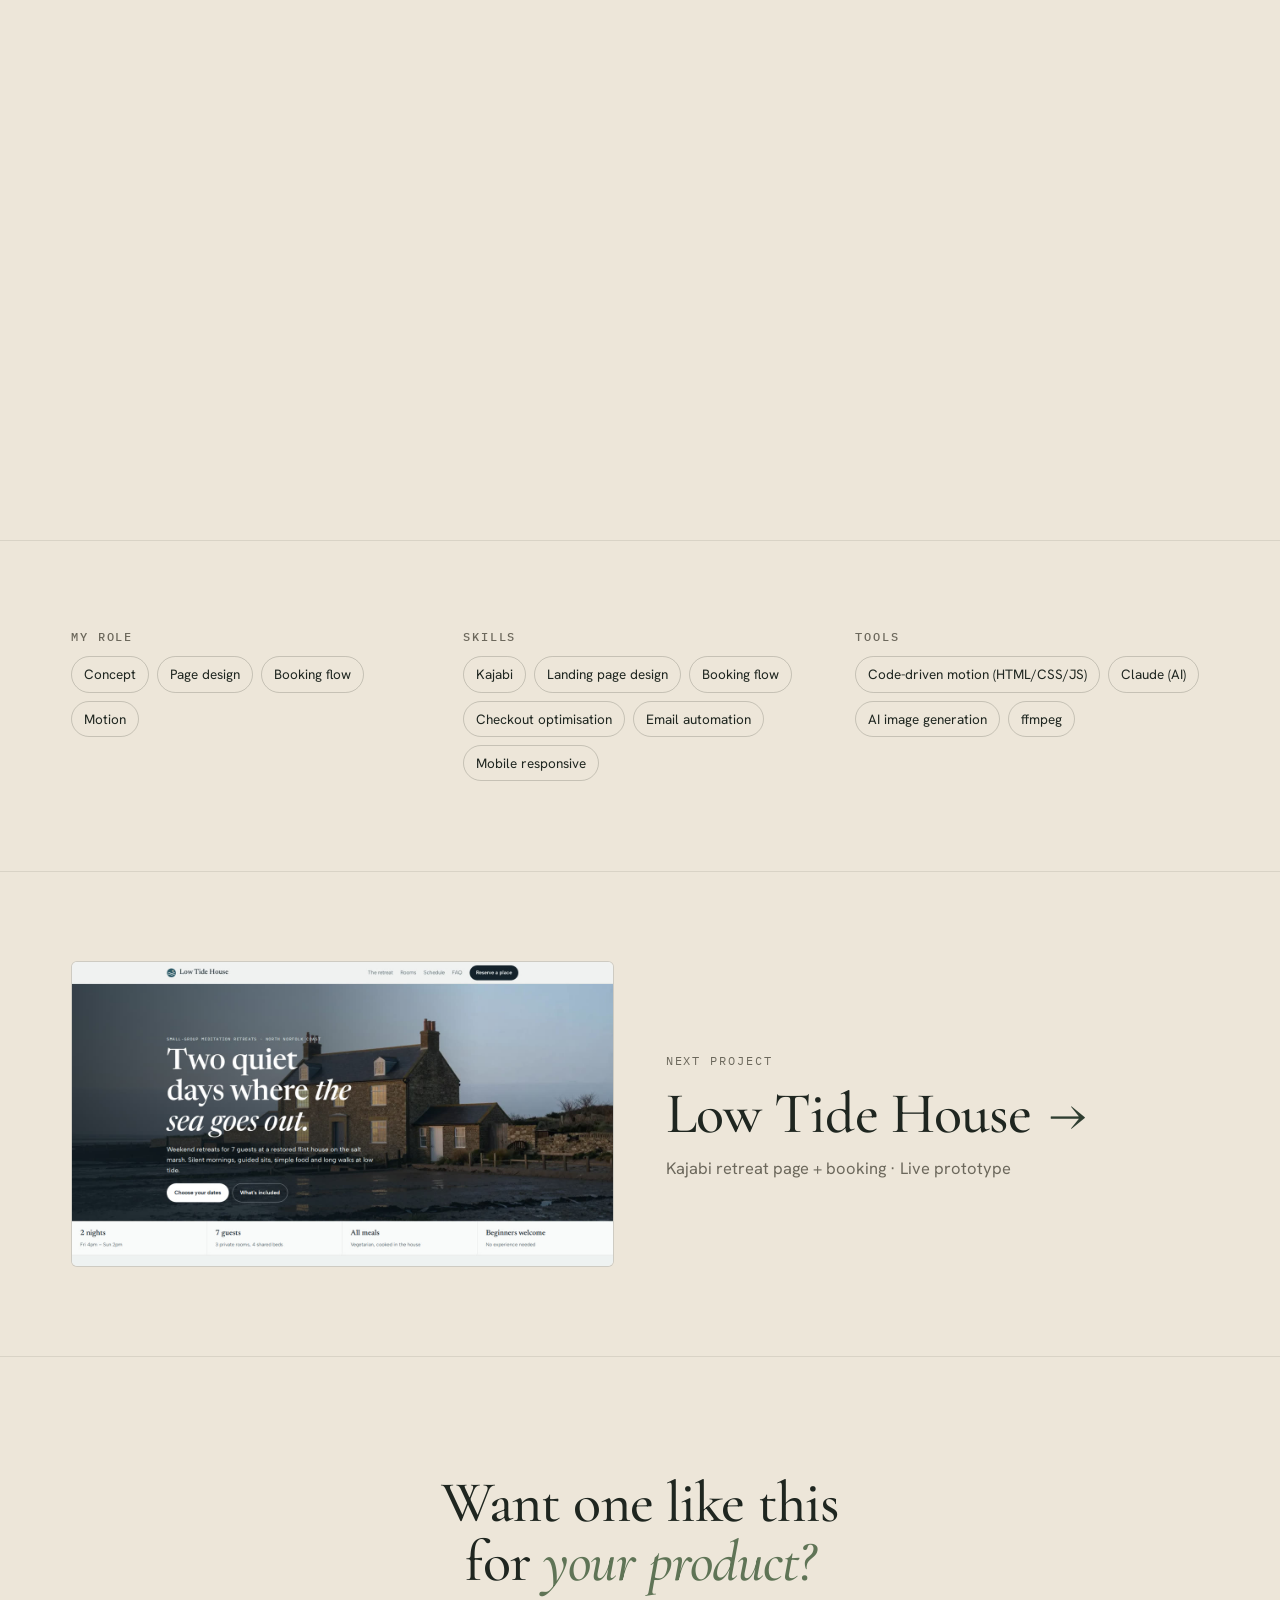
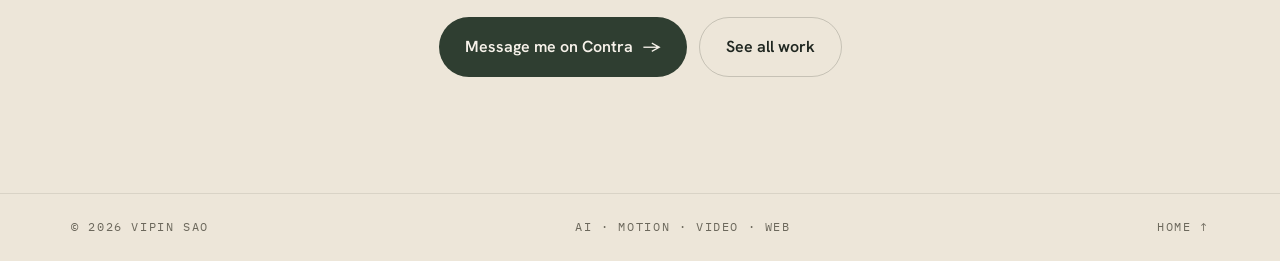
<file: work/stillwater/index.html>
<!doctype html>
<html lang="en">
<head>
<meta charset="utf-8">
<meta name="viewport" content="width=device-width, initial-scale=1, viewport-fit=cover">
<title>Stillwater House · Vipin Sao Portfolio</title>
<link rel="icon" href="data:image/svg+xml,%3Csvg xmlns=%27http://www.w3.org/2000/svg%27 viewBox=%270 0 100 100%27%3E%3Ctext y=%27.9em%27 font-size=%2790%27%3E%F0%9F%8E%AC%3C/text%3E%3C/svg%3E">
<meta name="description" content="Stillwater House: Kajabi landing page + booking flow · Concept. Case study by Vipin Sao, AI video &amp; motion designer.">
<meta property="og:title" content="Stillwater House Retreat Page · Vipin Sao">
<meta property="og:image" content="../../assets/work/stillwater.jpg">
<link rel="preconnect" href="https://fonts.googleapis.com">
<link rel="preconnect" href="https://fonts.gstatic.com" crossorigin>
<link rel="stylesheet" href="https://fonts.googleapis.com/css2?family=Cormorant+Garamond:ital,wght@0,500;0,600;1,500;1,600&family=Hanken+Grotesk:wght@400;500;600&family=IBM+Plex+Mono:wght@400;500&display=swap">
<link rel="stylesheet" href="../../assets/case.css">
<style>
:root{--bg:#ede6d9;--surface:#f7f2ea;--text:#1f2620;--muted:#6c685c;--line:rgba(40,45,35,.10);--line-strong:rgba(40,45,35,.2);
--accent:#2f3e31;--accent-2:#a8633f;--sage:#5f7456;--on-accent:#f7f2ea;
--display:"Cormorant Garamond",Garamond,Georgia,serif;--body:"Hanken Grotesk",ui-sans-serif,system-ui,sans-serif;--mono:"IBM Plex Mono",ui-monospace,Menlo,Consolas,monospace;
--display-weight:500;--display-tracking:-.015em;--em-style:italic;--radius:6px;--shadow:0 30px 70px -40px rgba(40,35,20,.4);color-scheme:light}
h1 em,h2 em,.c-hero .tagline em{color:var(--sage)}
.c-hero h1{font-weight:500}
.wire{display:grid;grid-template-columns:repeat(4,minmax(0,1fr));gap:clamp(14px,2.5vw,40px);margin-top:44px;align-items:center;position:relative}
.wire .col{display:grid;gap:14px;position:relative}
.wire .col+.col::before{content:"";position:absolute;left:calc(-1 * clamp(14px,2.5vw,40px));width:clamp(14px,2.5vw,40px);top:50%;height:1px;background:var(--line-strong)}
.node{background:var(--surface);border:1px solid var(--line);border-radius:12px;padding:14px 16px;display:grid;gap:3px;box-shadow:0 10px 30px -18px rgba(40,35,20,.35)}
.node small{font-family:var(--mono);font-size:10px;letter-spacing:.14em;text-transform:uppercase;color:var(--accent-2)}
.node b{font-weight:600;font-size:16px}
.node span{font-size:13.5px;color:var(--muted);line-height:1.4}
.node.dark{background:var(--accent);color:var(--on-accent);border-color:var(--accent)}
.node.dark small{color:#c9cfbf}.node.dark span{color:#d6dacd}
.node.dashed{border-style:dashed;border-color:var(--accent-2);background:transparent;box-shadow:none}
.qa{display:grid;grid-template-columns:repeat(2,minmax(0,1fr));gap:24px;margin-top:56px}
.qa h3{font-family:var(--body);font-weight:600;font-size:15px;letter-spacing:0;margin-bottom:12px}
.qa ul{list-style:none;margin:0;padding:0;display:grid;gap:8px}
.qa li{display:flex;gap:10px;align-items:baseline;font-size:15.5px}
.qa li::before{content:"✓";color:var(--sage);font-weight:600}
@media (max-width:900px){.wire{grid-template-columns:minmax(0,1fr)}.wire .col+.col::before{left:24px;top:-14px;width:1px;height:14px}.qa{grid-template-columns:minmax(0,1fr)}}
</style>
</head>
<body data-contra="https://contra.com/vipin_sao_z8eilxkm/work?r=vipin_sao_z8eilxkm">
<a class="skip" href="#film">Skip to the video</a>
<header class="c-top">
  <a class="c-back" href="../../#work"><span class="ar" aria-hidden="true">←</span>Vipin Sao</a>
  <nav class="c-idx mono" aria-label="Projects"><span>04 / 05</span><a href="../driftlens/" aria-label="Driftlens"></a><a href="../leftova/" aria-label="Leftova"></a><a href="../streak86/" aria-label="Streak ’86"></a><a href="../stillwater/" aria-label="Stillwater House" aria-current="page"></a><a href="../lowtide/" aria-label="Low Tide House"></a></nav>
  <a class="c-hire contra-link" href="https://contra.com/vipin_sao_z8eilxkm/work?r=vipin_sao_z8eilxkm" target="_blank" rel="noopener">Hire me</a>
</header>
<main>
  <section class="c-hero wrap">
    <div class="c-hero-grid">
      <div>
        <span class="kicker">Kajabi landing page + booking flow · Concept</span>
        <h1>Stillwater House</h1>
        <p class="tagline">A retreat page that <em>fills its own rooms.</em></p>
        <p class="lede">A retreat landing page designed for Kajabi. Guests read about the retreat, pick a room, register and pay in one flow, and get their confirmation automatically. The video is a designed walkthrough of how the page and booking flow work.</p>
        <span class="concept">Concept project. Fictional brand, AI-generated photography.</span>
        
      </div>
      <dl class="facts"><div><dt>Type</dt><dd>Landing page + booking</dd></div><div><dt>Platform</dt><dd>Kajabi</dd></div><div><dt>Length</dt><dd>0:46</dd></div><div><dt>Year</dt><dd>2026</dd></div><div><dt>Role</dt><dd>Concept, page design, booking flow, motion</dd></div><div><dt>Tested on</dt><dd>iPhone SE → desktop</dd></div></dl>
    </div>
  </section>

  <section class="c-film wrap" id="film" aria-label="The film">
    <div class="player" data-chapters='[{"t": 0, "label": "Intro"}, {"t": 4, "label": "Landing page"}, {"t": 9, "label": "Choose a room"}, {"t": 16, "label": "Register & pay"}, {"t": 23.5, "label": "Confirmation"}, {"t": 30.5, "label": "Mobile"}, {"t": 35.5, "label": "Kajabi setup"}, {"t": 40.5, "label": "End card"}]' data-duration="46.5">
      <div class="screen">
        <video src="../../assets/work/stillwater.mp4" poster="../../assets/work/stillwater.jpg" muted playsinline preload="metadata" aria-label="Stillwater House video, 0:46, no audio"></video>
        <div class="bigplay" aria-hidden="true"><svg viewBox="0 0 24 24"><path d="M7 4l13 8-13 8z"/></svg></div>
      </div>
      
      <div class="chaps" aria-label="Chapters"></div>
      <div class="ctrls">
        <button class="cbtn pp" type="button" aria-label="Play"><svg viewBox="0 0 24 24"><path d="M7 4l13 8-13 8z"/></svg></button>
        <div class="tcode">00:00:00</div>
        <div class="tl" role="slider" tabindex="0" aria-label="Video position" aria-valuemin="0" aria-valuemax="46.5" aria-valuenow="0"><div class="segs"></div><div class="ph"></div><div class="tip"></div></div>
        <button class="cbtn slow" type="button" aria-pressed="false" title="Half speed, to see the motion detail">0.5×</button>
        <button class="cbtn fs" type="button" aria-label="Fullscreen"><svg viewBox="0 0 24 24"><path d="M3 3h7v2H5v5H3V3zm11 0h7v7h-2V5h-5V3zM3 14h2v5h5v2H3v-7zm16 0h2v7h-7v-2h5v-5z"/></svg></button>
      </div>
    </div>
    <p class="film-note mono"><span>Silent film · captions on screen</span><span class="keys"><kbd>Space</kbd> play · <kbd>←</kbd><kbd>→</kbd> 1s · <kbd>,</kbd><kbd>.</kbd> 1 frame · 0.5× for slow motion</span></p>
  </section>

  <section class="c-brief"><div class="wrap">
    <span class="kicker rv">The brief</span>
    <div class="brief-grid">
      <div class="rv"><h3>The problem</h3><p>Retreat hosts sell a handful of rooms at different prices, often by email and bank transfer. Kajabi can take payments, but it has no room booking built in, and a sold-out room must never be sold twice.</p></div>
      <div class="rv"><h3>The idea</h3><p>Use what Kajabi already does well. One Offer per room type with a quantity limit, custom checkout fields for the details a host needs, and automations for everything after payment. The guest just sees one calm page.</p></div>
    </div>
  </div></section>

  <section class="c-beats"><div class="wrap">
    <span class="kicker rv">How the story plays</span>
    <h2 class="rv" style="margin-top:14px">Beat by beat.</h2>
    <div class="beats">
    <article class="beat rv">
      <button class="shot" type="button" aria-label="Enlarge still: A landing page built from the owner’s content"><img src="../../assets/work/stillwater-s2.jpg" alt="A landing page built from the owner’s content, still from the Stillwater House video" loading="lazy"></button>
      <div class="txt"><span class="num">01 · 0:04</span><h3>A landing page built from the owner’s content</h3><p>Hero, dates, what’s included and the rooms, in a quiet editorial style that matches a countryside retreat: “Three quiet days in the Cotswolds.”</p>
        <button class="jump" type="button" data-seek="4">▸ Watch this beat</button></div>
    </article>
    <article class="beat rv">
      <button class="shot" type="button" aria-label="Enlarge still: Room selection with real availability"><img src="../../assets/work/stillwater-s3.jpg" alt="Room selection with real availability, still from the Stillwater House video" loading="lazy"></button>
      <div class="txt"><span class="num">02 · 0:09</span><h3>Room selection with real availability</h3><p>Private room, shared twin priced per bed, and an ensuite suite that is sold out and sends people to a waitlist instead of a dead end.</p>
        <button class="jump" type="button" data-seek="9">▸ Watch this beat</button></div>
    </article>
    <article class="beat rv">
      <button class="shot" type="button" aria-label="Enlarge still: Register and pay in one flow"><img src="../../assets/work/stillwater-s4.jpg" alt="Register and pay in one flow, still from the Stillwater House video" loading="lazy"></button>
      <div class="txt"><span class="num">03 · 0:16</span><h3>Register and pay in one flow</h3><p>The existing Kajabi checkout, with custom fields for dietary needs and arrival, and a clear order summary beside it.</p>
        <button class="jump" type="button" data-seek="16">▸ Watch this beat</button></div>
    </article>
    <article class="beat rv">
      <button class="shot" type="button" aria-label="Enlarge still: The confirmation sends itself"><img src="../../assets/work/stillwater-s5.jpg" alt="The confirmation sends itself, still from the Stillwater House video" loading="lazy"></button>
      <div class="txt"><span class="num">04 · 0:25</span><h3>The confirmation sends itself</h3><p>Payment received, guest tagged, confirmation email sent, and a reminder with a packing list goes out 7 days before.</p>
        <button class="jump" type="button" data-seek="25.5">▸ Watch this beat</button></div>
    </article>
    <article class="beat rv">
      <button class="shot" type="button" aria-label="Enlarge still: Booked from a phone, in a minute"><img src="../../assets/work/stillwater-s6.jpg" alt="Booked from a phone, in a minute, still from the Stillwater House video" loading="lazy"></button>
      <div class="txt"><span class="num">05 · 0:30</span><h3>Booked from a phone, in a minute</h3><p>Mobile-first with a sticky Reserve bar, checked on iPhone SE to Pro Max, Pixel, iPad and desktop browsers.</p>
        <button class="jump" type="button" data-seek="30.5">▸ Watch this beat</button></div>
    </article>
    </div>
  </div></section>
  
<section class="c-special"><div class="wrap">
  <span class="kicker rv">Behind the page · Kajabi setup</span>
  <h2 class="rv" style="margin-top:14px">Built on the client’s <em>existing Kajabi.</em></h2>
  <div class="wire rv" role="img" aria-label="Diagram: the retreat page links to three room offers with quantity limits; offers go to a checkout with custom fields, then to tagging and emails; the sold-out suite redirects to a waitlist form.">
    <div class="col"><div class="node dark"><small>Kajabi landing page</small><b>Retreat page</b><span>Hero, what’s included, rooms, FAQ, built from the client’s content</span></div></div>
    <div class="col">
      <div class="node"><small>Offer · qty limit 3</small><b>Private room · £1,450</b><span>Shows rooms left at checkout</span></div>
      <div class="node"><small>Offer · qty limit 4</small><b>Shared twin · £980</b><span>Per-bed availability</span></div>
      <div class="node"><small>Offer · qty limit 1</small><b>Ensuite suite · £1,790</b><span>Limit reached → redirect</span></div>
    </div>
    <div class="col">
      <div class="node"><small>Checkout</small><b>Custom fields</b><span>Dietary needs · arrival · existing payments</span></div>
      <div class="node dashed"><small>Sold-out page</small><b>Waitlist form</b><span>Tags lead · notifies the client</span></div>
    </div>
    <div class="col"><div class="node dark"><small>Automation</small><b>Tag + emails</b><span>Confirmation now, reminder 7 days before</span></div></div>
  </div>
  <div class="qa">
    <div class="rv"><h3>QA checklist in the build plan</h3><ul><li>Test purchases for every room</li><li>Refunds</li><li>Sold-out redirect to the waitlist</li><li>Email delivery</li></ul></div>
    <div class="rv"><h3>Device checklist</h3><ul><li>iPhone SE</li><li>iPhone 16 Pro Max</li><li>Pixel 8 · Chrome</li><li>iPad · Safari</li><li>Desktop · Chrome, Safari, Firefox</li></ul></div>
  </div>
</div></section>
  <section class="c-credits"><div class="wrap credits">
    <div class="rv"><h3>My role</h3><ul><li class="tag">Concept</li><li class="tag">Page design</li><li class="tag">Booking flow</li><li class="tag">Motion</li></ul></div>
    <div class="rv"><h3>Skills</h3><ul><li class="tag">Kajabi</li><li class="tag">Landing page design</li><li class="tag">Booking flow</li><li class="tag">Checkout optimisation</li><li class="tag">Email automation</li><li class="tag">Mobile responsive</li></ul></div>
    <div class="rv"><h3>Tools</h3><ul><li class="tag">Code-driven motion (HTML/CSS/JS)</li><li class="tag">Claude (AI)</li><li class="tag">AI image generation</li><li class="tag">ffmpeg</li></ul></div>
  </div></section>

  <section class="c-next"><div class="wrap">
    <a class="next" href="../lowtide/">
      <div class="img"><img src="../../assets/work/lowtide.jpg" alt="" loading="lazy"></div>
      <div><span class="lbl">Next project</span><h2>Low Tide House <span class="ar" aria-hidden="true">→</span></h2><p>Kajabi retreat page + booking · Live prototype</p></div>
    </a>
  </div></section>

  <section class="c-cta"><div class="wrap">
    <h2 class="rv">Want one like this for <em>your product?</em></h2>
    <div class="cta-row">
      <a class="btn contra-link" href="https://contra.com/vipin_sao_z8eilxkm/work?r=vipin_sao_z8eilxkm" target="_blank" rel="noopener">Message me on Contra <span aria-hidden="true">→</span></a>
      <a class="btn alt" href="../../#work">See all work</a>
    </div>
  </div></section>
</main>
<footer class="c-foot"><div class="wrap mono"><span>© 2026 Vipin Sao</span><span>AI · Motion · Video · Web</span><a href="../../">Home ↑</a></div></footer>
<script src="../../assets/case.js"></script>
</body>
</html>
</file>
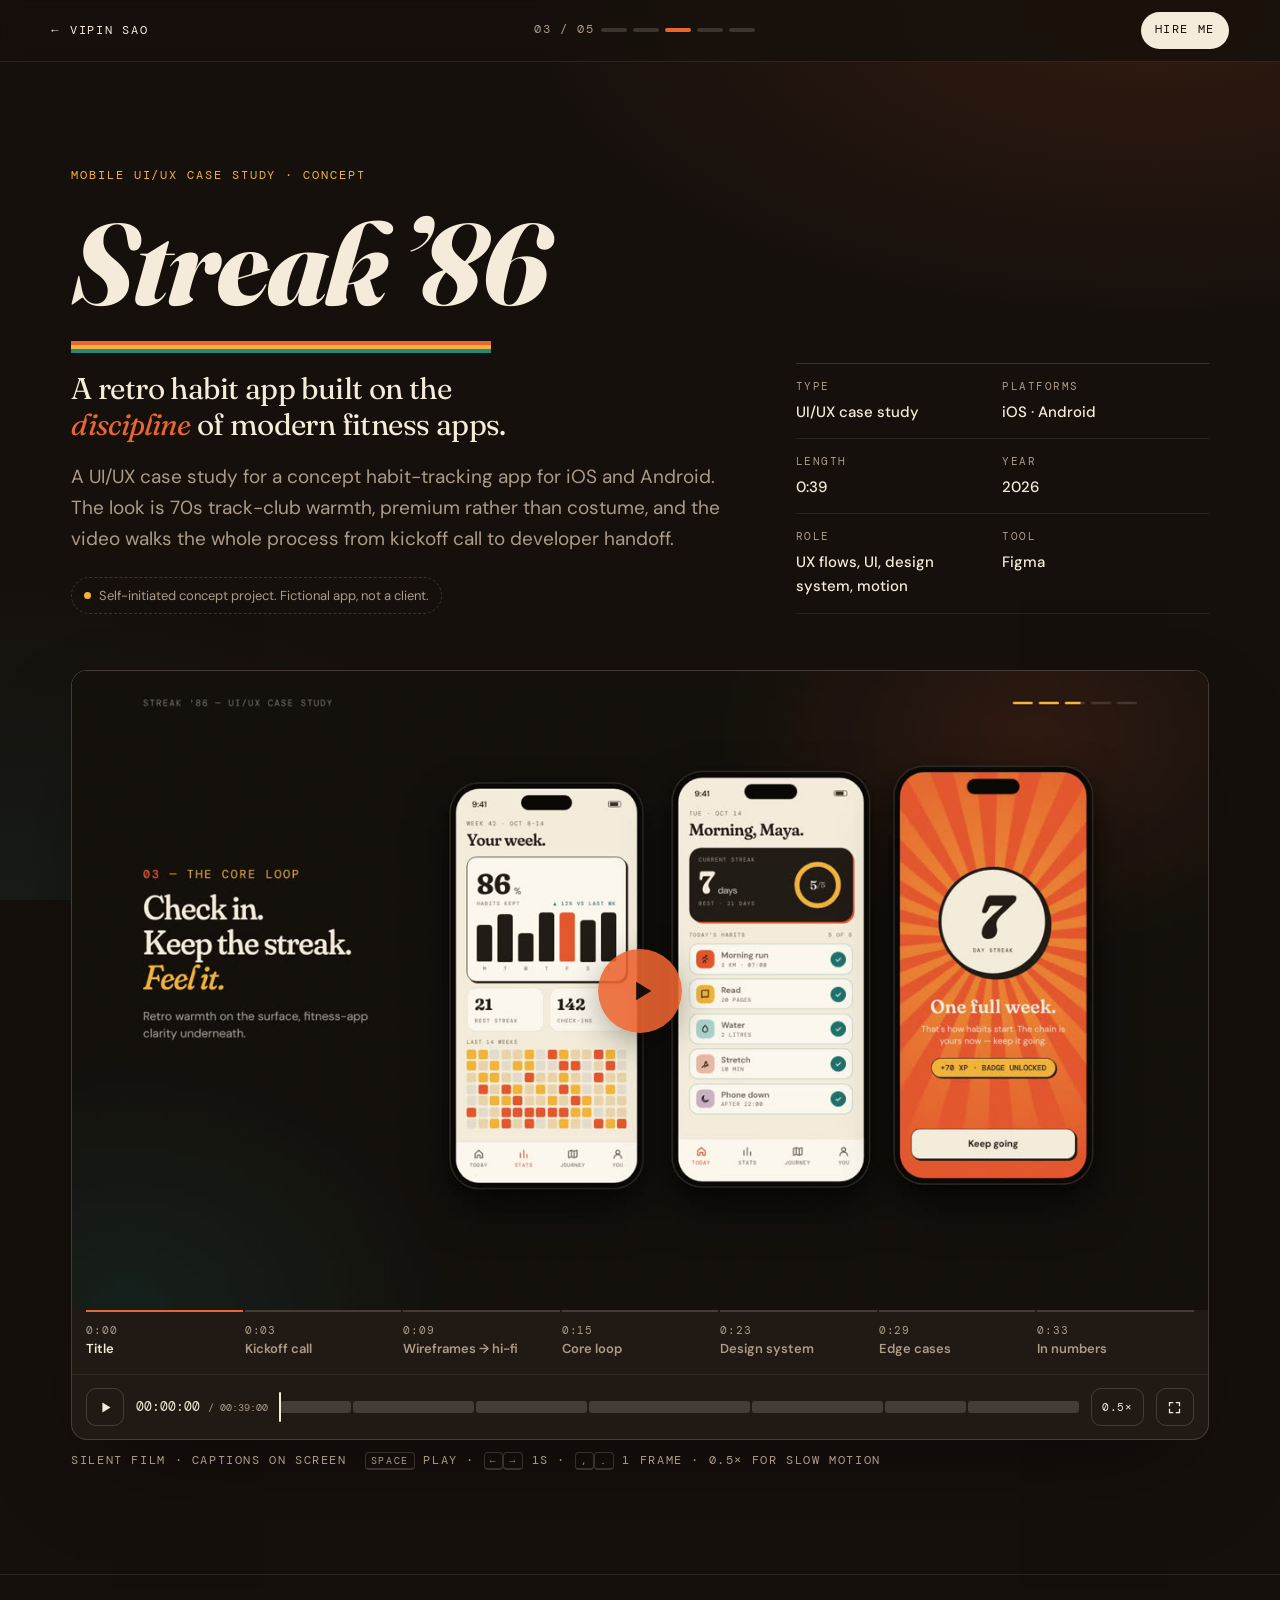
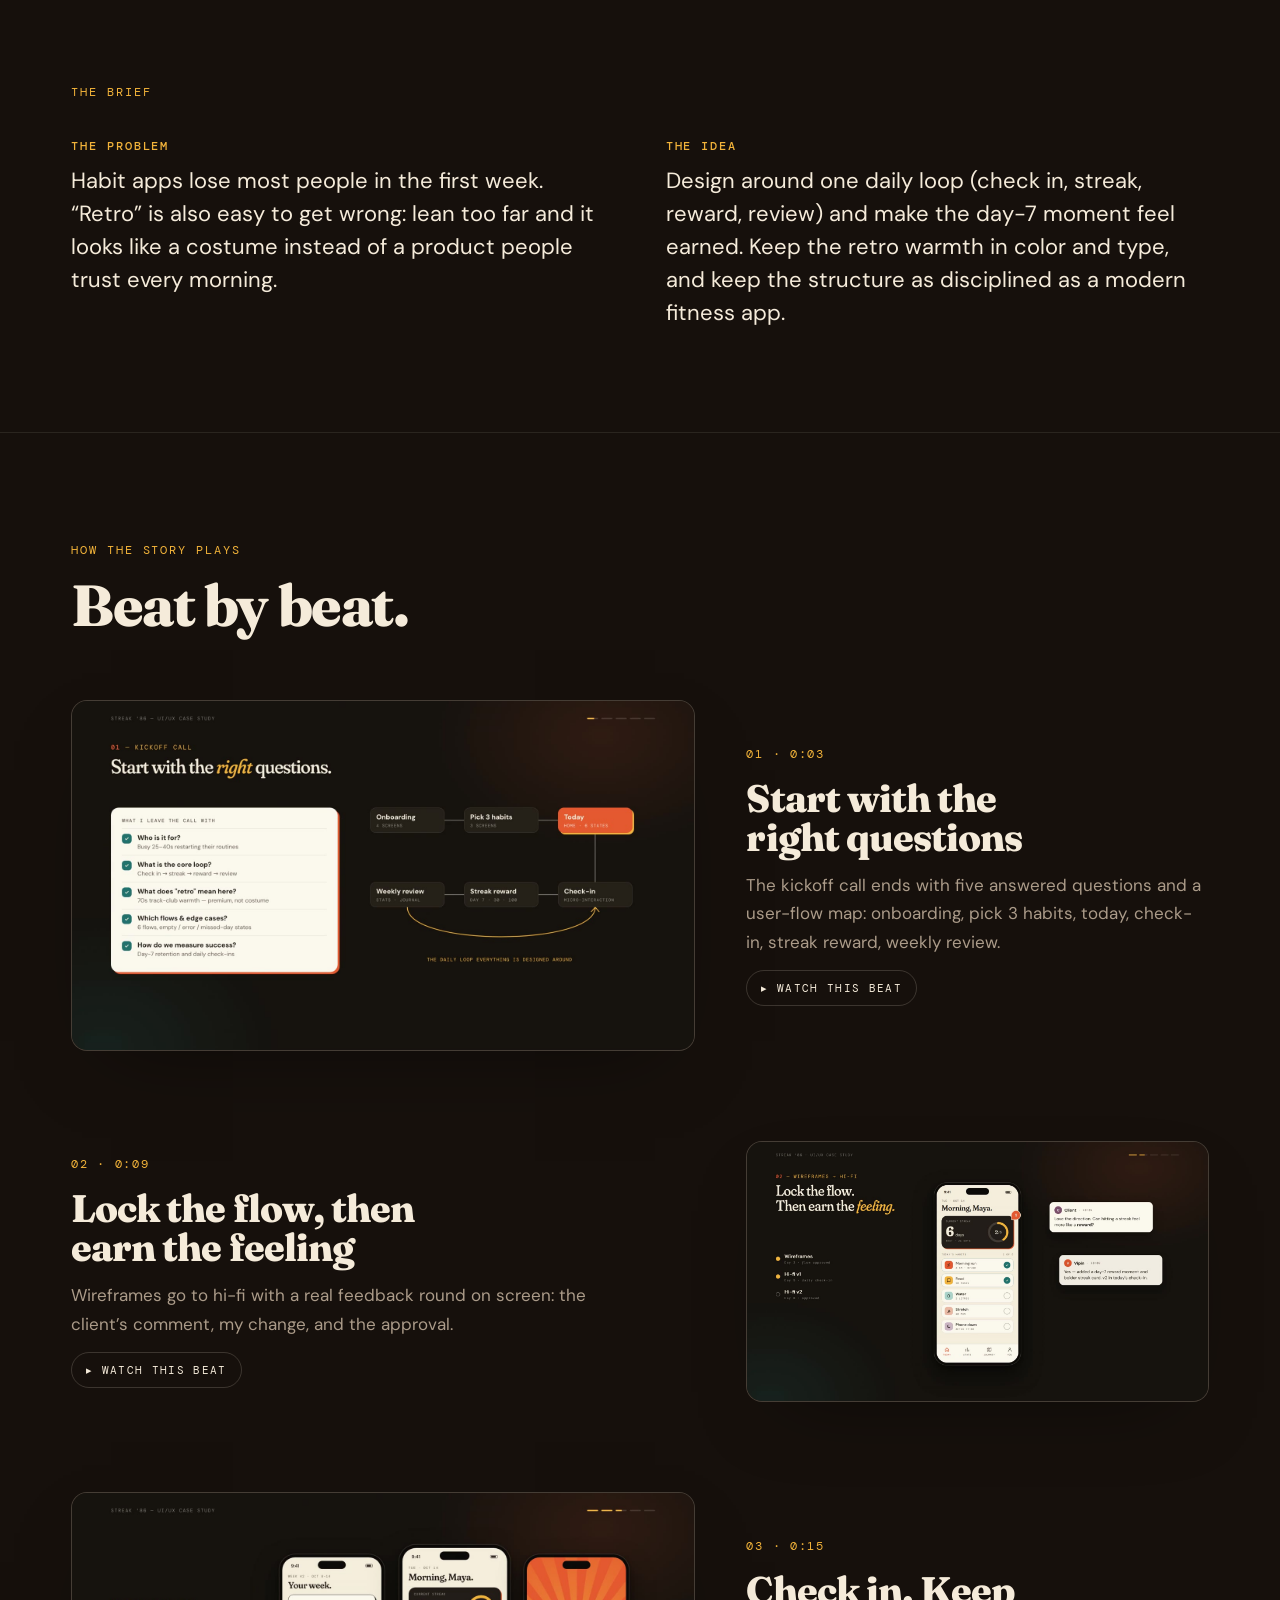
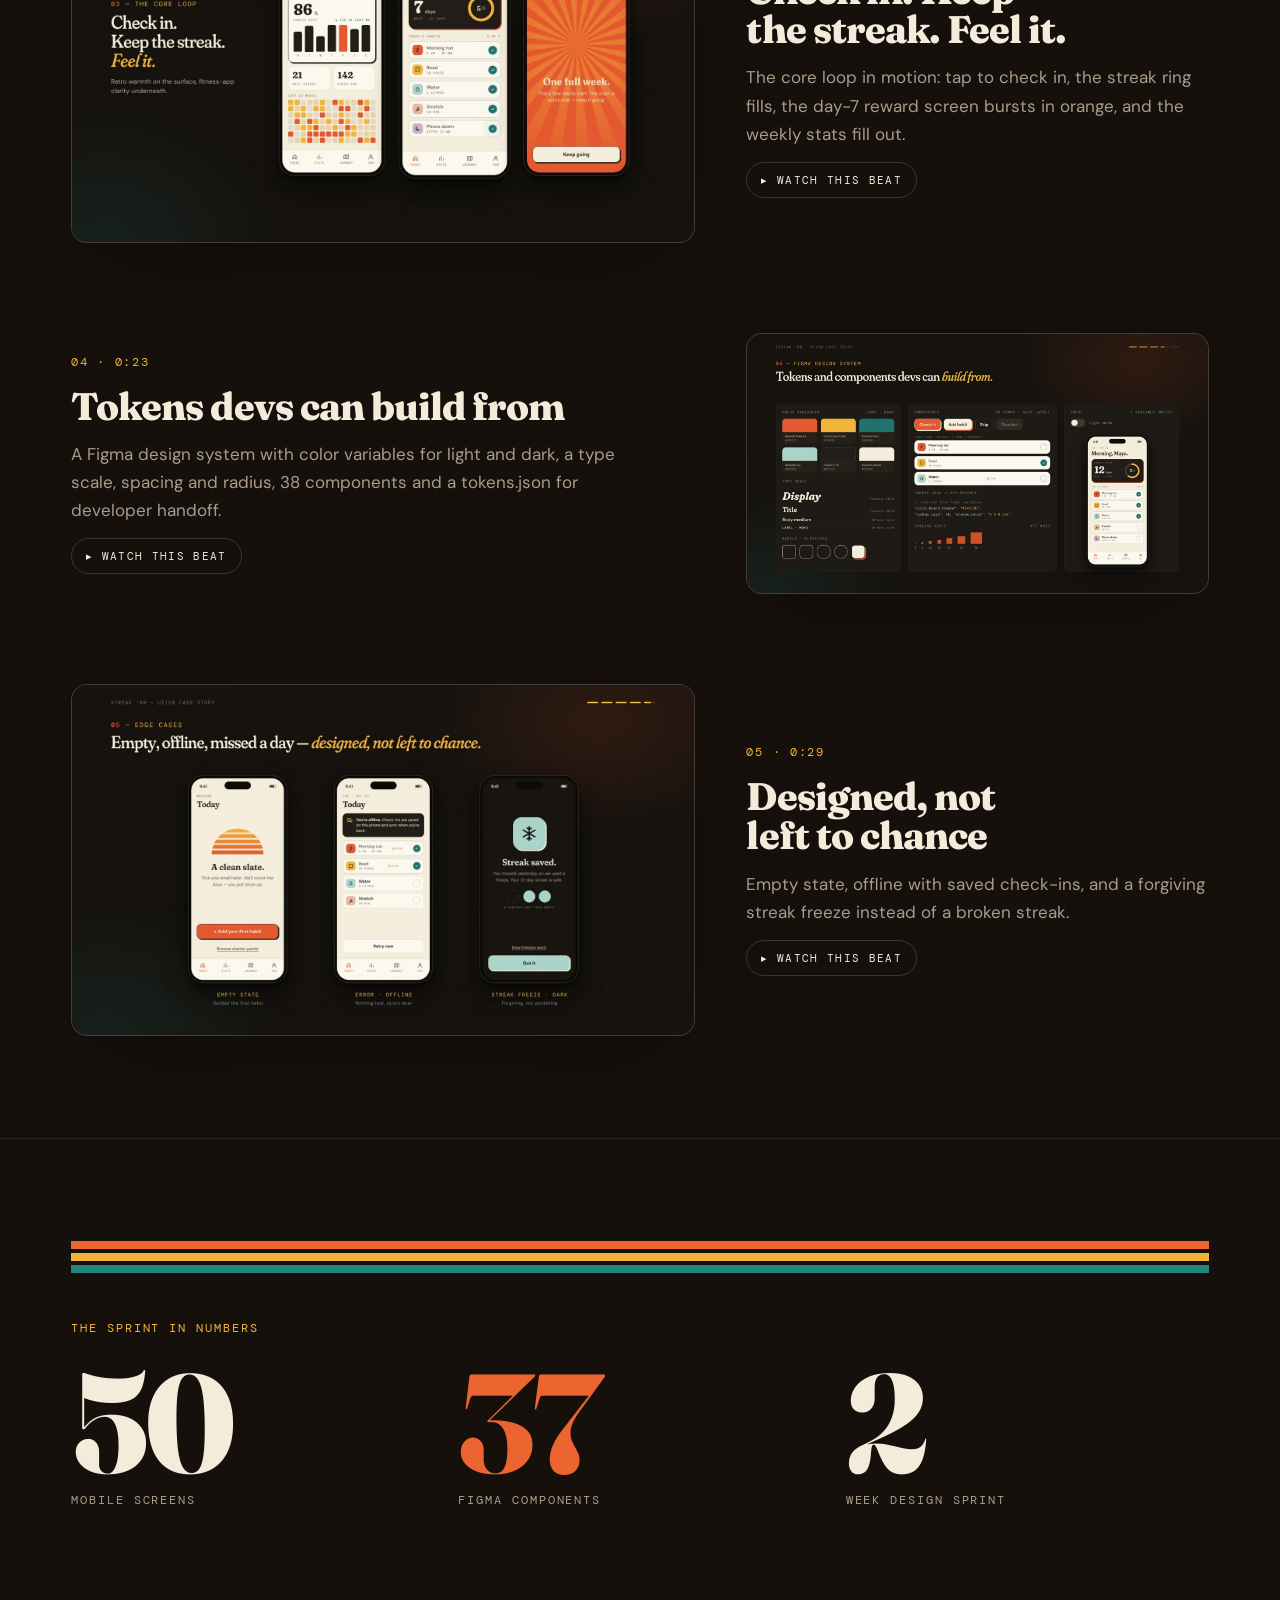
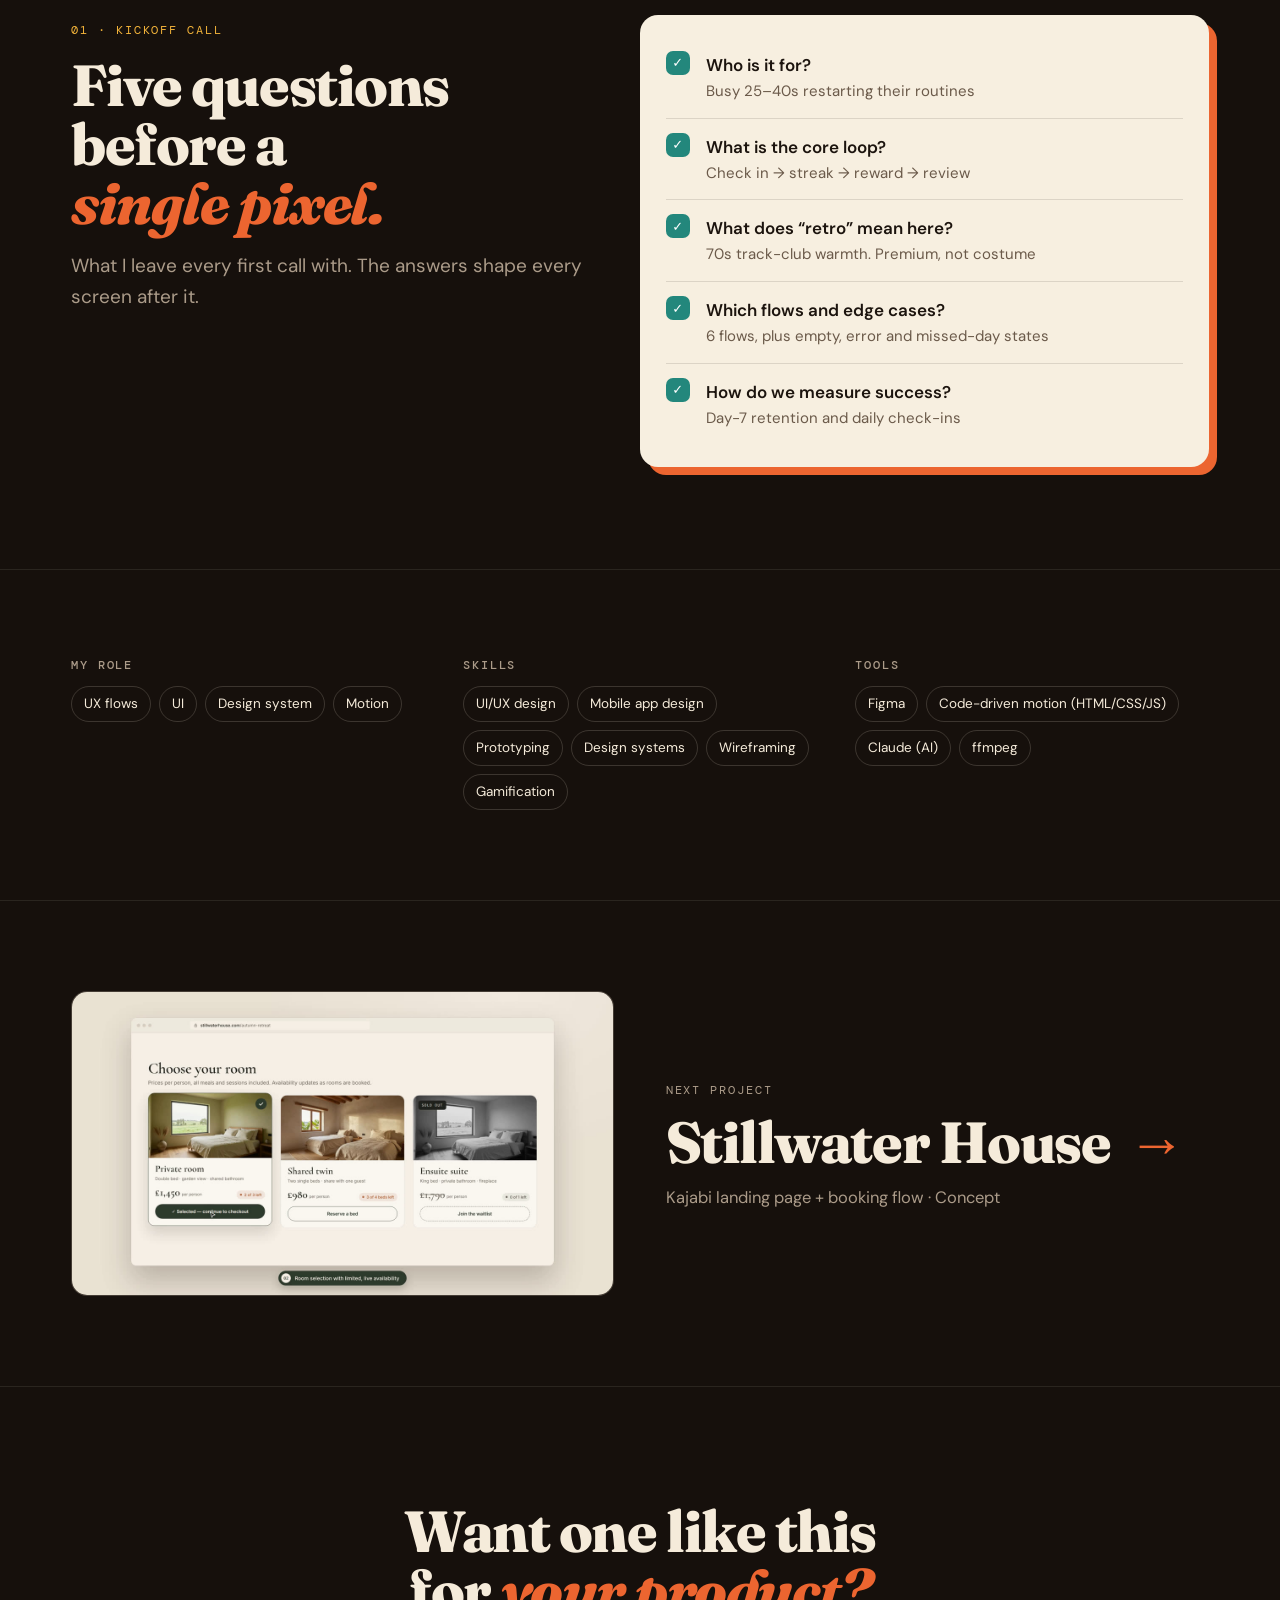
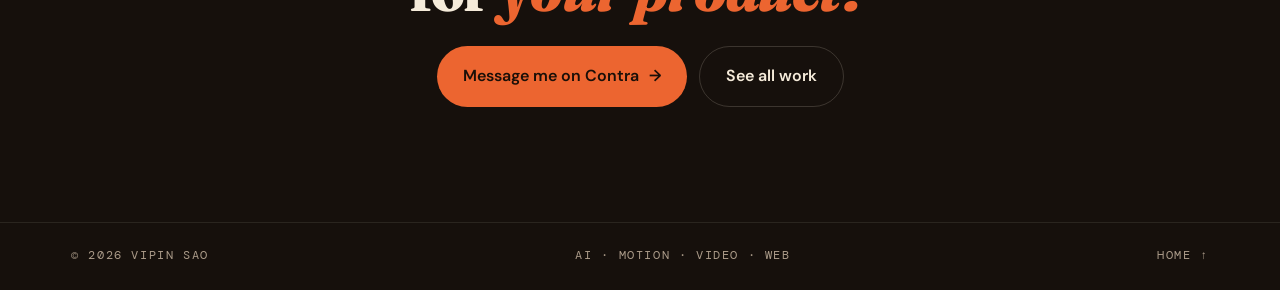
<file: work/streak86/index.html>
<!doctype html>
<html lang="en">
<head>
<meta charset="utf-8">
<meta name="viewport" content="width=device-width, initial-scale=1, viewport-fit=cover">
<title>Streak ’86 · Vipin Sao Portfolio</title>
<link rel="icon" href="data:image/svg+xml,%3Csvg xmlns=%27http://www.w3.org/2000/svg%27 viewBox=%270 0 100 100%27%3E%3Ctext y=%27.9em%27 font-size=%2790%27%3E%F0%9F%8E%AC%3C/text%3E%3C/svg%3E">
<meta name="description" content="Streak ’86: Mobile UI/UX case study · Concept. Case study by Vipin Sao, AI video &amp; motion designer.">
<meta property="og:title" content="Streak '86 Case Study · Vipin Sao">
<meta property="og:image" content="../../assets/work/streak86.jpg">
<link rel="preconnect" href="https://fonts.googleapis.com">
<link rel="preconnect" href="https://fonts.gstatic.com" crossorigin>
<link rel="stylesheet" href="https://fonts.googleapis.com/css2?family=Fraunces:ital,opsz,wght@0,9..144,500;0,9..144,800;1,9..144,700;1,9..144,800&family=DM+Sans:wght@400;500;600&family=DM+Mono:wght@400;500&display=swap">
<link rel="stylesheet" href="../../assets/case.css">
<style>
:root{--bg:#16100c;--surface:#211913;--text:#f5ebda;--muted:#ab9b89;--line:rgba(245,235,218,.09);--line-strong:rgba(245,235,218,.17);
--accent:#ec6530;--accent-2:#f2b33a;--teal:#23877c;--on-accent:#1a0f08;
--display:"Fraunces",Georgia,"Times New Roman",serif;--body:"DM Sans",ui-sans-serif,system-ui,sans-serif;--mono:"DM Mono",ui-monospace,Menlo,Consolas,monospace;
--display-weight:800;--display-tracking:-.025em;--em-style:italic;--radius:16px;color-scheme:dark}
body{background:radial-gradient(70% 50% at 90% 0%,rgba(236,101,48,.13),transparent 70%),radial-gradient(60% 50% at 0% 100%,rgba(35,135,124,.10),transparent 70%),var(--bg);background-attachment:fixed}
.c-hero h1{font-style:italic}
.c-hero h1::after{content:"";display:block;height:12px;margin-top:18px;max-width:420px;background:linear-gradient(var(--accent) 0 33%,var(--accent-2) 33% 66%,var(--teal) 66%)}
.stripes{display:grid;gap:4px;margin-bottom:40px}
.stripes i{height:8px;display:block}
.stripes i:nth-child(1){background:var(--accent)}.stripes i:nth-child(2){background:var(--accent-2)}.stripes i:nth-child(3){background:var(--teal)}
.nums{display:grid;grid-template-columns:repeat(3,minmax(0,1fr));gap:24px;margin:18px 0 clamp(64px,8vw,110px)}
.nums b{display:block;font-family:var(--display);font-weight:800;font-size:clamp(72px,11vw,150px);line-height:.9;letter-spacing:-.04em;font-variant-numeric:tabular-nums}
.nums div:nth-child(2) b{color:var(--accent)}
.nums span{font-family:var(--mono);font-size:12px;letter-spacing:.16em;text-transform:uppercase;color:var(--muted)}
.kick{display:grid;grid-template-columns:minmax(0,1fr) minmax(0,1.1fr);gap:clamp(24px,4vw,64px);align-items:start}
.qs{list-style:none;margin:0;padding:22px 26px;background:#f7efe0;color:#1c140e;border-radius:18px;box-shadow:8px 8px 0 var(--accent);display:grid}
.qs li{display:grid;grid-template-columns:28px minmax(0,1fr);column-gap:12px;padding:14px 0;border-bottom:1px solid rgba(28,20,14,.12)}
.qs li:last-child{border-bottom:0}
.qs li::before{content:"✓";grid-row:1/3;width:24px;height:24px;border-radius:7px;background:var(--teal);color:#fff;display:grid;place-items:center;font-size:13px}
.qs b{font-weight:600;font-size:17px}
.qs span{color:#6b5a4a;font-size:15px}
@media (max-width:900px){.kick{grid-template-columns:minmax(0,1fr)}.nums{grid-template-columns:repeat(3,minmax(0,1fr));gap:12px}.nums span{font-size:10px}}
</style>
</head>
<body data-contra="https://contra.com/vipin_sao_z8eilxkm/work?r=vipin_sao_z8eilxkm">
<a class="skip" href="#film">Skip to the video</a>
<header class="c-top">
  <a class="c-back" href="../../#work"><span class="ar" aria-hidden="true">←</span>Vipin Sao</a>
  <nav class="c-idx mono" aria-label="Projects"><span>03 / 05</span><a href="../driftlens/" aria-label="Driftlens"></a><a href="../leftova/" aria-label="Leftova"></a><a href="../streak86/" aria-label="Streak ’86" aria-current="page"></a><a href="../stillwater/" aria-label="Stillwater House"></a><a href="../lowtide/" aria-label="Low Tide House"></a></nav>
  <a class="c-hire contra-link" href="https://contra.com/vipin_sao_z8eilxkm/work?r=vipin_sao_z8eilxkm" target="_blank" rel="noopener">Hire me</a>
</header>
<main>
  <section class="c-hero wrap">
    <div class="c-hero-grid">
      <div>
        <span class="kicker">Mobile UI/UX case study · Concept</span>
        <h1>Streak ’86</h1>
        <p class="tagline">A retro habit app built on the <em>discipline</em> of modern fitness apps.</p>
        <p class="lede">A UI/UX case study for a concept habit-tracking app for iOS and Android. The look is 70s track-club warmth, premium rather than costume, and the video walks the whole process from kickoff call to developer handoff.</p>
        <span class="concept">Self-initiated concept project. Fictional app, not a client.</span>
        
      </div>
      <dl class="facts"><div><dt>Type</dt><dd>UI/UX case study</dd></div><div><dt>Platforms</dt><dd>iOS · Android</dd></div><div><dt>Length</dt><dd>0:39</dd></div><div><dt>Year</dt><dd>2026</dd></div><div><dt>Role</dt><dd>UX flows, UI, design system, motion</dd></div><div><dt>Tool</dt><dd>Figma</dd></div></dl>
    </div>
  </section>

  <section class="c-film wrap" id="film" aria-label="The film">
    <div class="player" data-chapters='[{"t": 0, "label": "Title"}, {"t": 3.5, "label": "Kickoff call"}, {"t": 9.5, "label": "Wireframes \u2192 hi-fi"}, {"t": 15, "label": "Core loop"}, {"t": 23, "label": "Design system"}, {"t": 29.5, "label": "Edge cases"}, {"t": 33.5, "label": "In numbers"}]' data-duration="39.0">
      <div class="screen">
        <video src="../../assets/work/streak86.mp4" poster="../../assets/work/streak86.jpg" muted playsinline preload="metadata" aria-label="Streak ’86 video, 0:39, no audio"></video>
        <div class="bigplay" aria-hidden="true"><svg viewBox="0 0 24 24"><path d="M7 4l13 8-13 8z"/></svg></div>
      </div>
      
      <div class="chaps" aria-label="Chapters"></div>
      <div class="ctrls">
        <button class="cbtn pp" type="button" aria-label="Play"><svg viewBox="0 0 24 24"><path d="M7 4l13 8-13 8z"/></svg></button>
        <div class="tcode">00:00:00</div>
        <div class="tl" role="slider" tabindex="0" aria-label="Video position" aria-valuemin="0" aria-valuemax="39.0" aria-valuenow="0"><div class="segs"></div><div class="ph"></div><div class="tip"></div></div>
        <button class="cbtn slow" type="button" aria-pressed="false" title="Half speed, to see the motion detail">0.5×</button>
        <button class="cbtn fs" type="button" aria-label="Fullscreen"><svg viewBox="0 0 24 24"><path d="M3 3h7v2H5v5H3V3zm11 0h7v7h-2V5h-5V3zM3 14h2v5h5v2H3v-7zm16 0h2v7h-7v-2h5v-5z"/></svg></button>
      </div>
    </div>
    <p class="film-note mono"><span>Silent film · captions on screen</span><span class="keys"><kbd>Space</kbd> play · <kbd>←</kbd><kbd>→</kbd> 1s · <kbd>,</kbd><kbd>.</kbd> 1 frame · 0.5× for slow motion</span></p>
  </section>

  <section class="c-brief"><div class="wrap">
    <span class="kicker rv">The brief</span>
    <div class="brief-grid">
      <div class="rv"><h3>The problem</h3><p>Habit apps lose most people in the first week. “Retro” is also easy to get wrong: lean too far and it looks like a costume instead of a product people trust every morning.</p></div>
      <div class="rv"><h3>The idea</h3><p>Design around one daily loop (check in, streak, reward, review) and make the day-7 moment feel earned. Keep the retro warmth in color and type, and keep the structure as disciplined as a modern fitness app.</p></div>
    </div>
  </div></section>

  <section class="c-beats"><div class="wrap">
    <span class="kicker rv">How the story plays</span>
    <h2 class="rv" style="margin-top:14px">Beat by beat.</h2>
    <div class="beats">
    <article class="beat rv">
      <button class="shot" type="button" aria-label="Enlarge still: Start with the right questions"><img src="../../assets/work/streak86-s2.jpg" alt="Start with the right questions, still from the Streak ’86 video" loading="lazy"></button>
      <div class="txt"><span class="num">01 · 0:03</span><h3>Start with the right questions</h3><p>The kickoff call ends with five answered questions and a user-flow map: onboarding, pick 3 habits, today, check-in, streak reward, weekly review.</p>
        <button class="jump" type="button" data-seek="3.5">▸ Watch this beat</button></div>
    </article>
    <article class="beat rv">
      <button class="shot" type="button" aria-label="Enlarge still: Lock the flow, then earn the feeling"><img src="../../assets/work/streak86-s3.jpg" alt="Lock the flow, then earn the feeling, still from the Streak ’86 video" loading="lazy"></button>
      <div class="txt"><span class="num">02 · 0:09</span><h3>Lock the flow, then earn the feeling</h3><p>Wireframes go to hi-fi with a real feedback round on screen: the client’s comment, my change, and the approval.</p>
        <button class="jump" type="button" data-seek="9.5">▸ Watch this beat</button></div>
    </article>
    <article class="beat rv">
      <button class="shot" type="button" aria-label="Enlarge still: Check in. Keep the streak. Feel it."><img src="../../assets/work/streak86-s4.jpg" alt="Check in. Keep the streak. Feel it., still from the Streak ’86 video" loading="lazy"></button>
      <div class="txt"><span class="num">03 · 0:15</span><h3>Check in. Keep the streak. Feel it.</h3><p>The core loop in motion: tap to check in, the streak ring fills, the day-7 reward screen bursts in orange, and the weekly stats fill out.</p>
        <button class="jump" type="button" data-seek="15">▸ Watch this beat</button></div>
    </article>
    <article class="beat rv">
      <button class="shot" type="button" aria-label="Enlarge still: Tokens devs can build from"><img src="../../assets/work/streak86-s5.jpg" alt="Tokens devs can build from, still from the Streak ’86 video" loading="lazy"></button>
      <div class="txt"><span class="num">04 · 0:23</span><h3>Tokens devs can build from</h3><p>A Figma design system with color variables for light and dark, a type scale, spacing and radius, 38 components and a tokens.json for developer handoff.</p>
        <button class="jump" type="button" data-seek="23">▸ Watch this beat</button></div>
    </article>
    <article class="beat rv">
      <button class="shot" type="button" aria-label="Enlarge still: Designed, not left to chance"><img src="../../assets/work/streak86-s6.jpg" alt="Designed, not left to chance, still from the Streak ’86 video" loading="lazy"></button>
      <div class="txt"><span class="num">05 · 0:29</span><h3>Designed, not left to chance</h3><p>Empty state, offline with saved check-ins, and a forgiving streak freeze instead of a broken streak.</p>
        <button class="jump" type="button" data-seek="29.5">▸ Watch this beat</button></div>
    </article>
    </div>
  </div></section>
  
<section class="c-special"><div class="wrap">
  <div class="stripes" aria-hidden="true"><i></i><i></i><i></i></div>
  <span class="kicker rv">The sprint in numbers</span>
  <div class="nums rv">
    <div><b data-count="52">52</b><span>Mobile screens</span></div>
    <div><b data-count="38">38</b><span>Figma components</span></div>
    <div><b data-count="2">2</b><span>Week design sprint</span></div>
  </div>
  <div class="kick">
    <div class="rv"><span class="kicker">01 · Kickoff call</span><h2 style="margin-top:14px">Five questions before a <em>single pixel.</em></h2>
    <p class="lede" style="margin-top:16px">What I leave every first call with. The answers shape every screen after it.</p></div>
    <ol class="qs rv">
      <li><b>Who is it for?</b><span>Busy 25–40s restarting their routines</span></li>
      <li><b>What is the core loop?</b><span>Check in → streak → reward → review</span></li>
      <li><b>What does “retro” mean here?</b><span>70s track-club warmth. Premium, not costume</span></li>
      <li><b>Which flows and edge cases?</b><span>6 flows, plus empty, error and missed-day states</span></li>
      <li><b>How do we measure success?</b><span>Day-7 retention and daily check-ins</span></li>
    </ol>
  </div>
</div></section>
  <section class="c-credits"><div class="wrap credits">
    <div class="rv"><h3>My role</h3><ul><li class="tag">UX flows</li><li class="tag">UI</li><li class="tag">Design system</li><li class="tag">Motion</li></ul></div>
    <div class="rv"><h3>Skills</h3><ul><li class="tag">UI/UX design</li><li class="tag">Mobile app design</li><li class="tag">Prototyping</li><li class="tag">Design systems</li><li class="tag">Wireframing</li><li class="tag">Gamification</li></ul></div>
    <div class="rv"><h3>Tools</h3><ul><li class="tag">Figma</li><li class="tag">Code-driven motion (HTML/CSS/JS)</li><li class="tag">Claude (AI)</li><li class="tag">ffmpeg</li></ul></div>
  </div></section>

  <section class="c-next"><div class="wrap">
    <a class="next" href="../stillwater/">
      <div class="img"><img src="../../assets/work/stillwater.jpg" alt="" loading="lazy"></div>
      <div><span class="lbl">Next project</span><h2>Stillwater House <span class="ar" aria-hidden="true">→</span></h2><p>Kajabi landing page + booking flow · Concept</p></div>
    </a>
  </div></section>

  <section class="c-cta"><div class="wrap">
    <h2 class="rv">Want one like this for <em>your product?</em></h2>
    <div class="cta-row">
      <a class="btn contra-link" href="https://contra.com/vipin_sao_z8eilxkm/work?r=vipin_sao_z8eilxkm" target="_blank" rel="noopener">Message me on Contra <span aria-hidden="true">→</span></a>
      <a class="btn alt" href="../../#work">See all work</a>
    </div>
  </div></section>
</main>
<footer class="c-foot"><div class="wrap mono"><span>© 2026 Vipin Sao</span><span>AI · Motion · Video · Web</span><a href="../../">Home ↑</a></div></footer>
<script src="../../assets/case.js"></script>
</body>
</html>
</file>
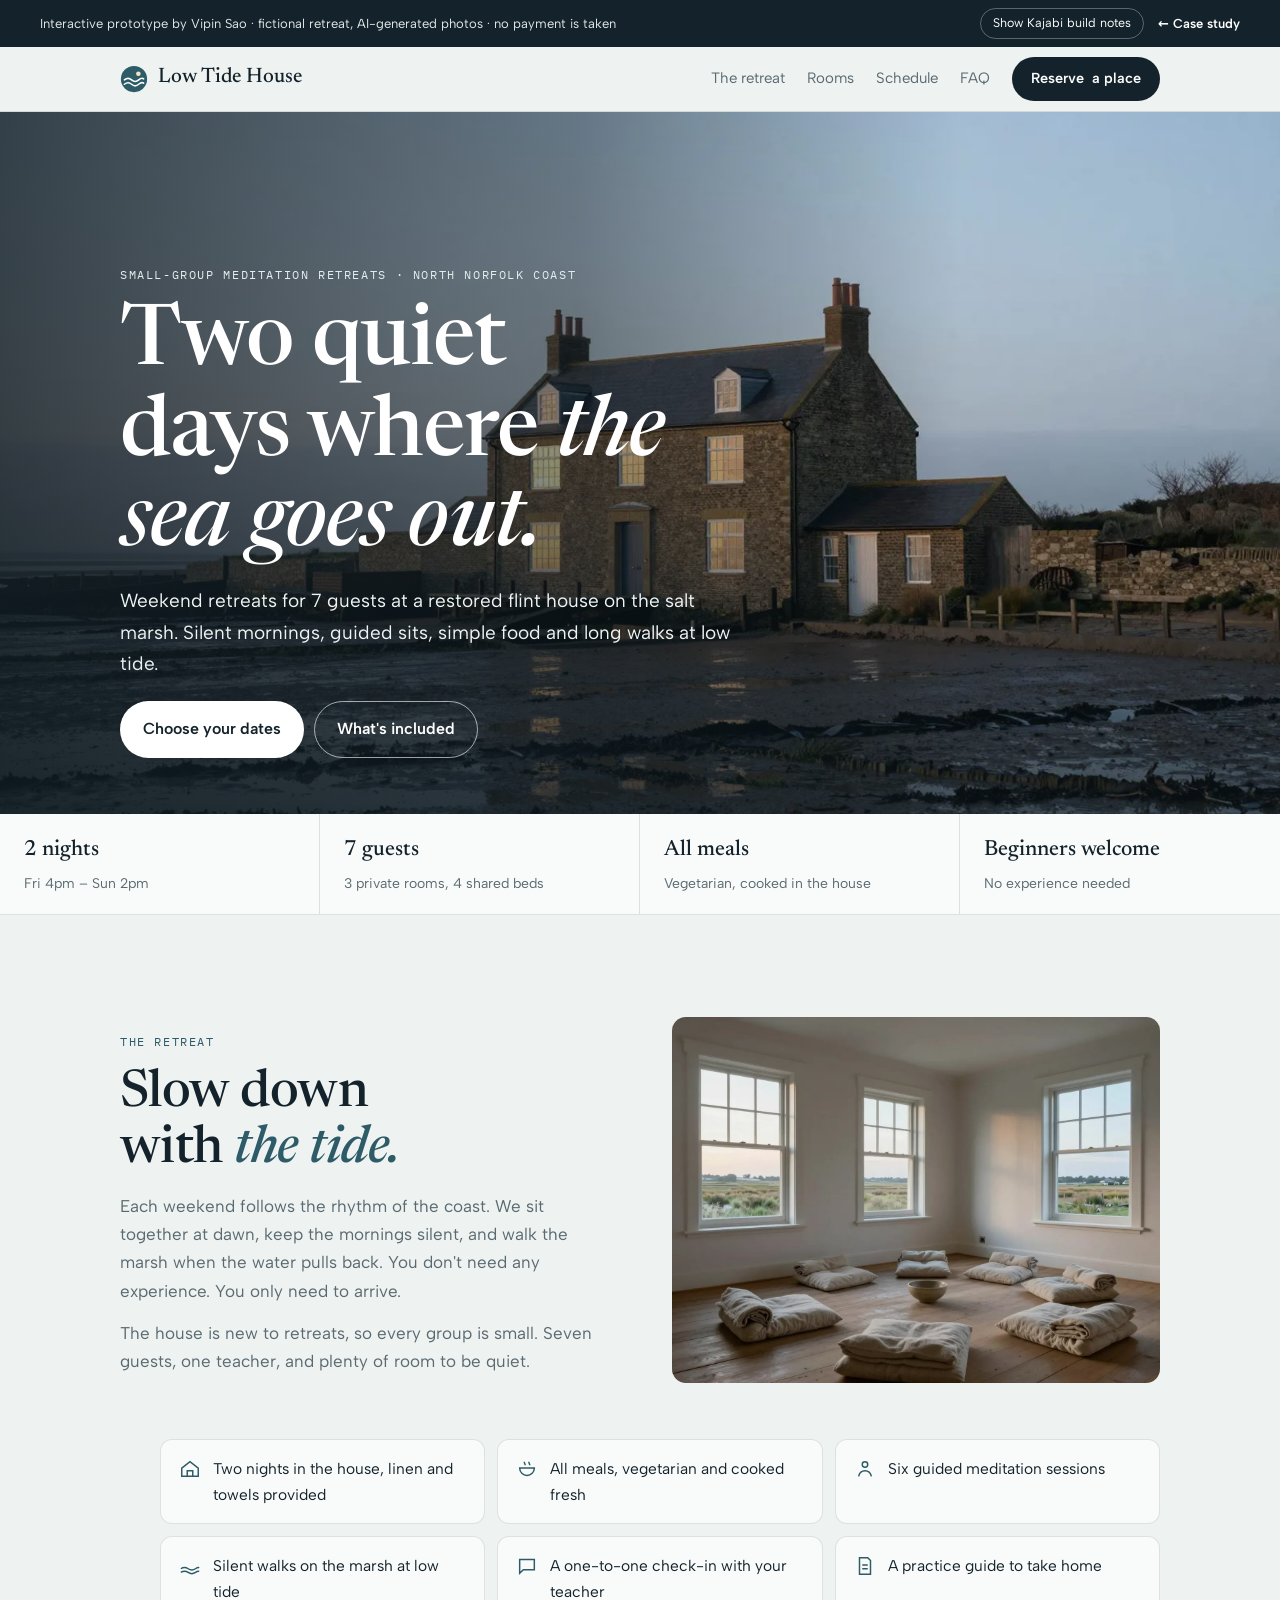
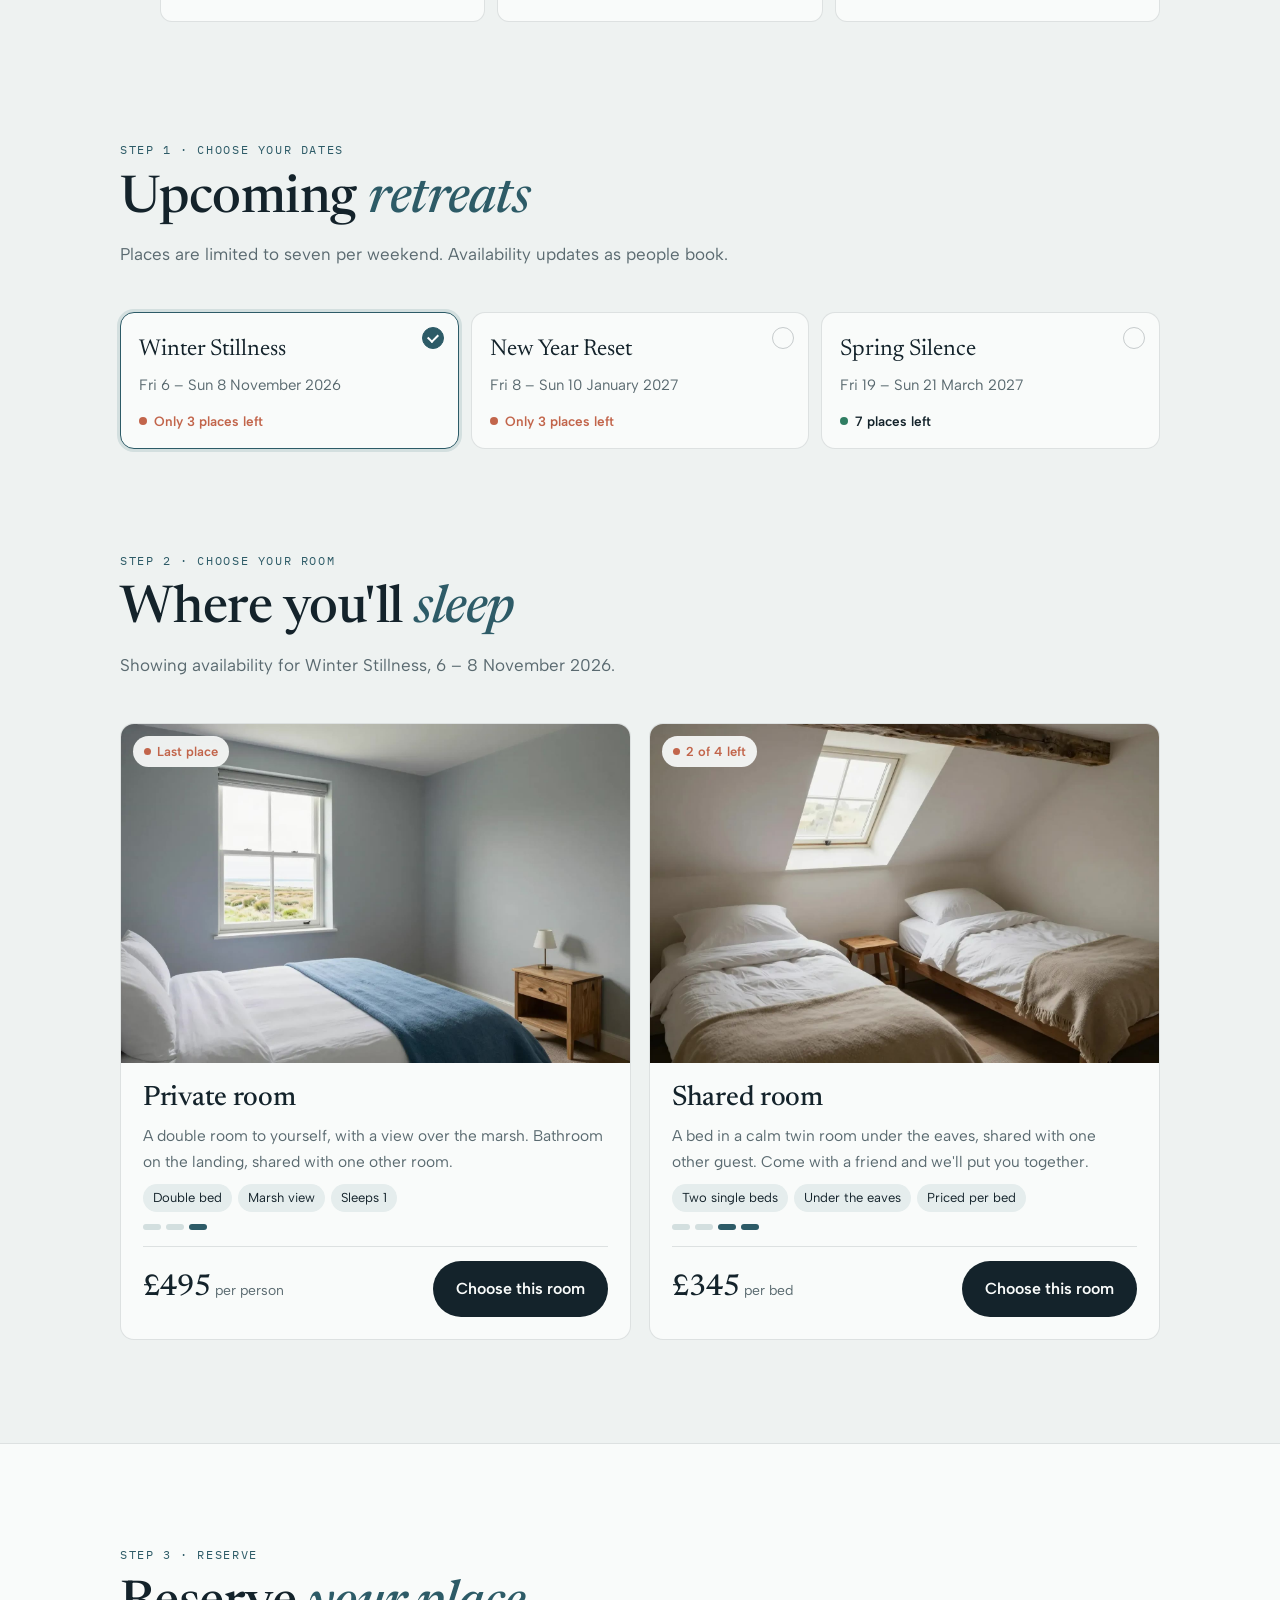
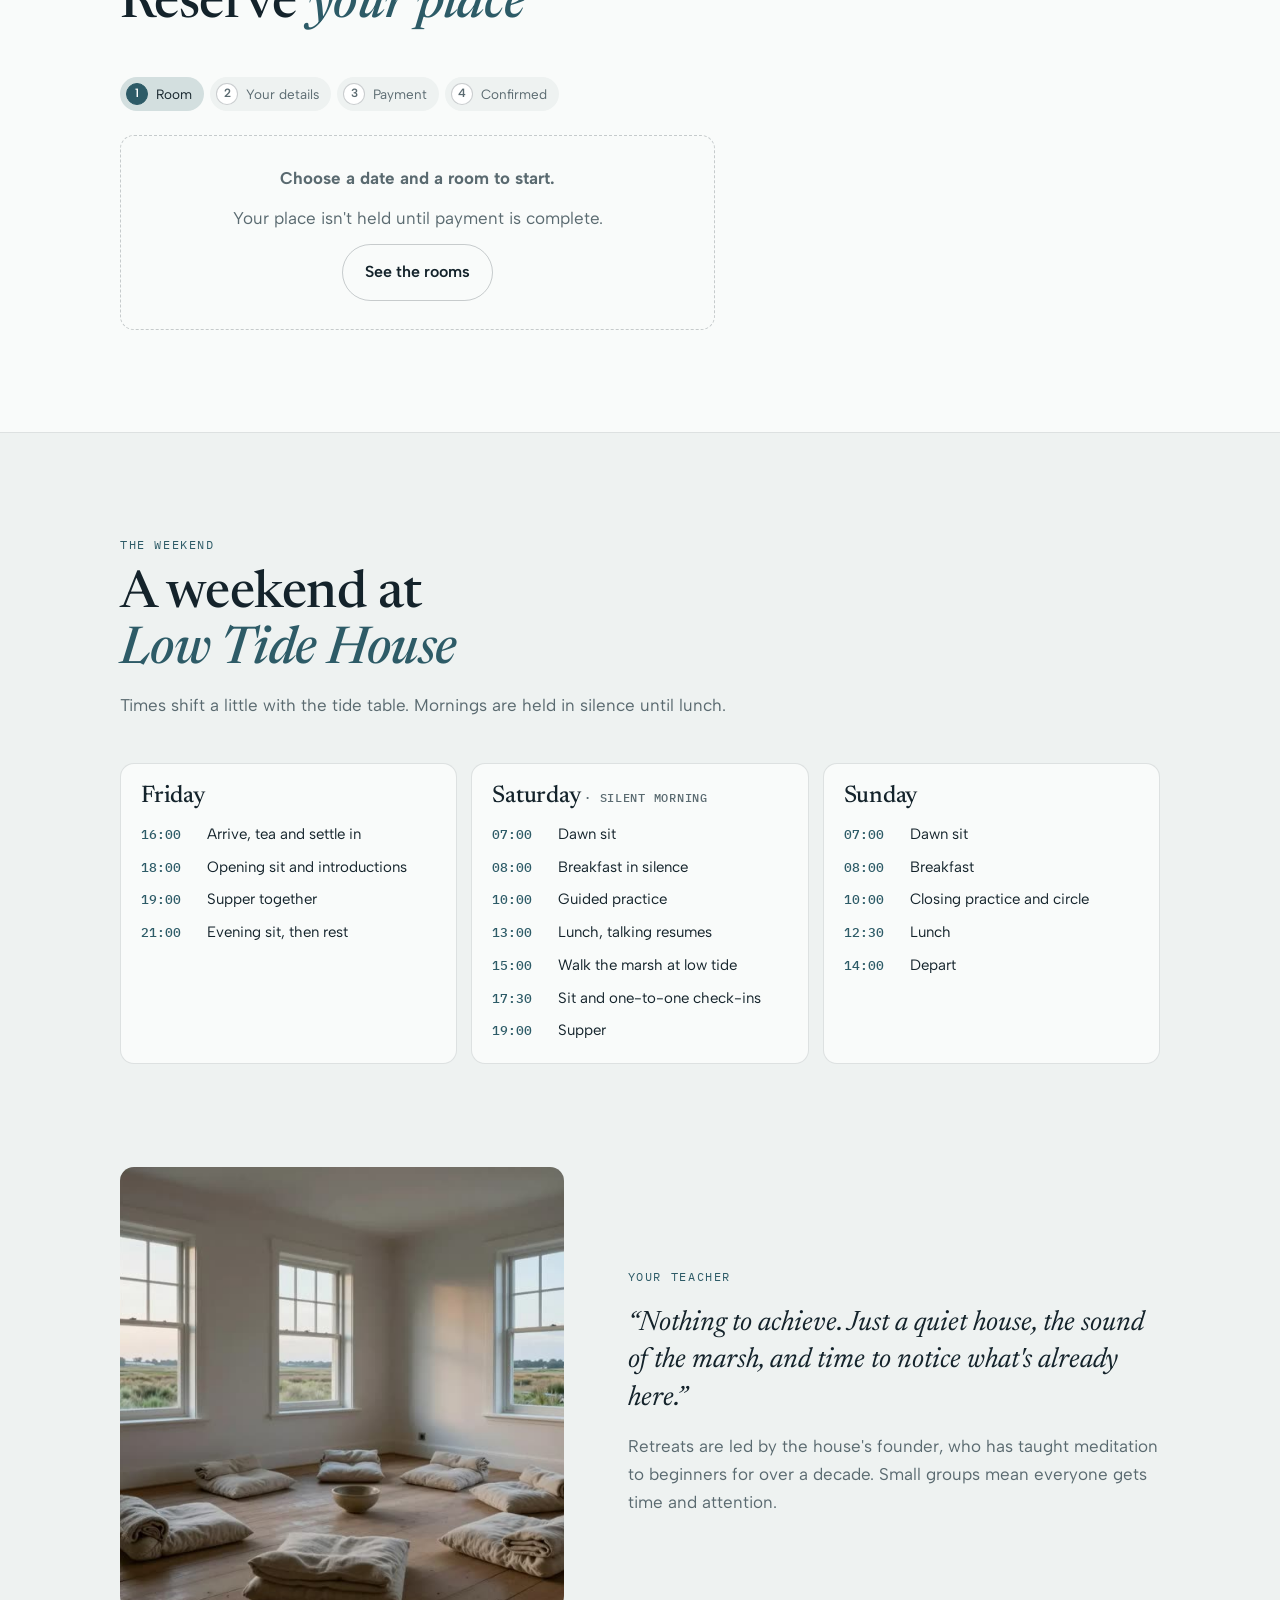
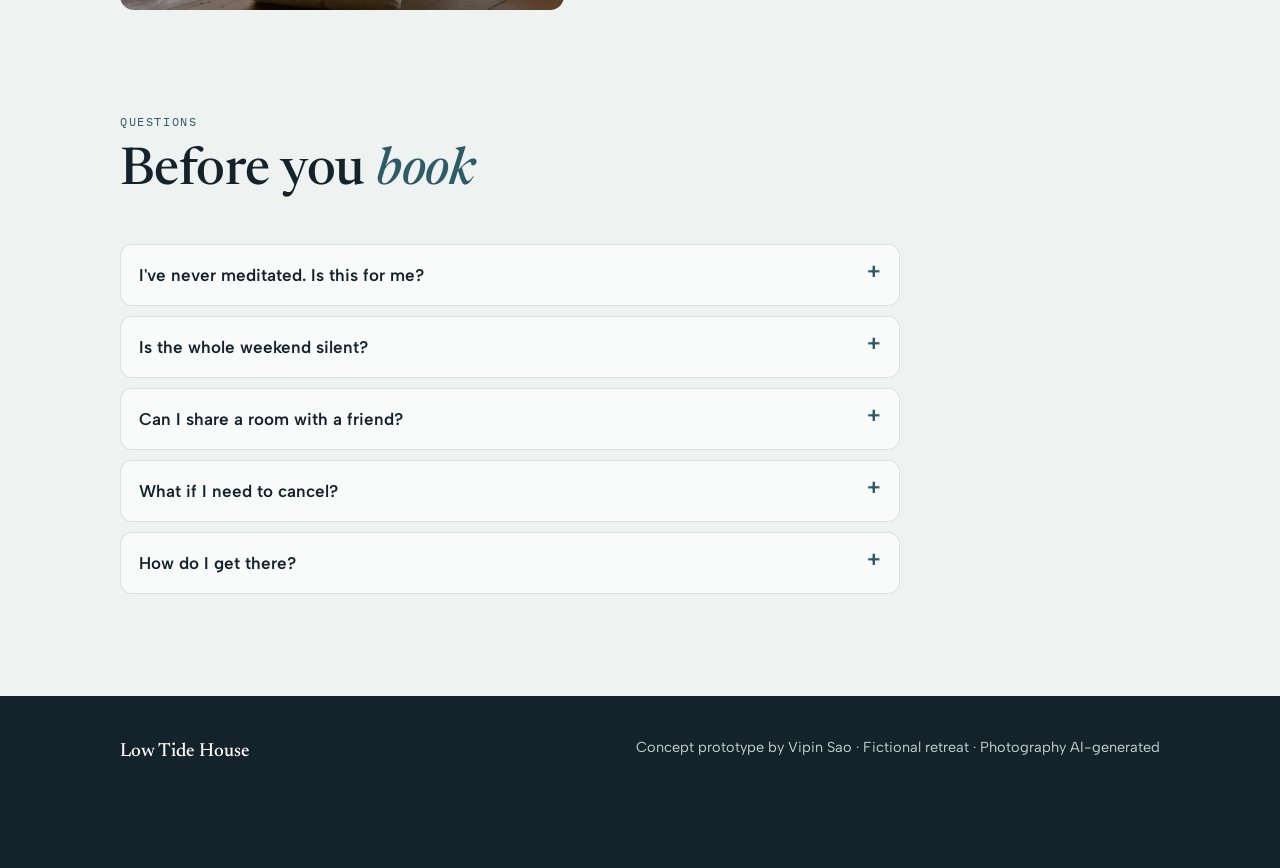
<file: work/lowtide/demo/index.html>
<!doctype html>
<html lang="en">
<head>
<meta charset="utf-8">
<meta name="viewport" content="width=device-width, initial-scale=1, viewport-fit=cover">
<title>Low Tide House · Retreat Booking Prototype</title>
<link rel="icon" href="data:image/svg+xml,%3Csvg xmlns=%27http://www.w3.org/2000/svg%27 viewBox=%270 0 100 100%27%3E%3Ctext y=%27.9em%27 font-size=%2790%27%3E%F0%9F%8C%8A%3C/text%3E%3C/svg%3E">
<meta name="description" content="Interactive concept prototype of a Kajabi retreat page with date and room selection, limited availability, registration, checkout and confirmation. Fictional retreat, no payments taken.">
<link rel="preconnect" href="https://fonts.googleapis.com">
<link rel="preconnect" href="https://fonts.gstatic.com" crossorigin>
<link rel="stylesheet" href="https://fonts.googleapis.com/css2?family=Newsreader:ital,opsz,wght@0,6..72,400;0,6..72,500;1,6..72,400;1,6..72,500&family=Albert+Sans:wght@400;500;600;700&family=IBM+Plex+Mono:wght@400;500&display=swap">
<style>
/* Layout: a single calm column that walks a guest from "why come" to "you're booked".
   Cool coastal palette: sea mist ground, deep-sea ink, one coral for scarcity. */
:root{
  --mist:#eef2f1; --paper:#f9fbfa; --ink:#14232b; --muted:#5a6a70; --sea:#2d5b67; --sea-2:#d3dfdf; --sea-3:#e5eded;
  --sand:#ece5d8; --coral:#c2654b; --ok:#2f7d62; --line:rgba(20,35,43,.12); --line-2:rgba(20,35,43,.22);
  --serif:"Newsreader",Georgia,"Times New Roman",serif; --sans:"Albert Sans",ui-sans-serif,system-ui,-apple-system,"Segoe UI",sans-serif;
  --mono:"IBM Plex Mono",ui-monospace,Menlo,Consolas,monospace;
  --r:14px; --ease:cubic-bezier(.2,.8,.2,1); color-scheme:light;
}
*{box-sizing:border-box}
html{scroll-behavior:smooth;-webkit-text-size-adjust:100%}
body{margin:0;background:var(--mist);color:var(--ink);font:400 17px/1.65 var(--sans);-webkit-font-smoothing:antialiased;overflow-x:hidden}
img{max-width:100%;display:block}
a{color:inherit}
button,input,select,textarea{font:inherit;color:inherit}
:focus-visible{outline:2px solid var(--sea);outline-offset:3px;border-radius:6px}
h1,h2,h3{font-family:var(--serif);font-weight:500;letter-spacing:-.01em;margin:0;text-wrap:balance;line-height:1.08}
h1 em,h2 em{font-style:italic;color:var(--sea)}
p{margin:0}
.wrap{max-width:1120px;margin:0 auto;padding-inline:clamp(16px,4vw,40px)}
.label{font-family:var(--mono);font-size:11.5px;letter-spacing:.14em;text-transform:uppercase;color:var(--sea)}
section{padding-block:clamp(64px,8vw,104px)}
.sec-head{display:grid;gap:12px;margin-bottom:clamp(28px,4vw,44px);max-width:640px}
.sec-head h2{font-size:clamp(34px,4.4vw,52px)}
.sec-head p{color:var(--muted)}
.btn{display:inline-flex;align-items:center;justify-content:center;gap:8px;padding:14px 22px;border-radius:999px;border:1px solid transparent;background:var(--ink);color:var(--paper);font-weight:600;font-size:16px;cursor:pointer;text-decoration:none;transition:background .2s,transform .2s,box-shadow .2s}
.btn:hover{background:var(--sea);transform:translateY(-1px)}
.btn.ghost{background:transparent;color:var(--ink);border-color:var(--line-2)}
.btn.ghost:hover{background:var(--paper);border-color:var(--sea)}
.btn[disabled]{opacity:.5;cursor:not-allowed;transform:none}
.btn.full{width:100%}

/* demo strip + build notes */
.demo{background:var(--ink);color:#dfe8e8;font-size:13px;padding:8px clamp(16px,4vw,40px);display:flex;gap:12px;align-items:center;justify-content:space-between;flex-wrap:wrap}
.demo a{color:#fff;font-weight:600;text-decoration:none}
.demo a:hover{text-decoration:underline}
.demo .tog{display:inline-flex;align-items:center;gap:8px;background:none;border:1px solid rgba(255,255,255,.3);color:#fff;border-radius:999px;padding:4px 12px;cursor:pointer;font-size:12.5px}
.demo .tog[aria-pressed="true"]{background:#f0c36a;border-color:#f0c36a;color:var(--ink)}
.note{display:none;font:500 11px/1.4 var(--mono);letter-spacing:.02em;background:#fff5d6;color:#5b4410;border:1px dashed #d6a93b;border-radius:8px;padding:6px 9px;margin-top:10px;max-width:46ch}
.note b{font-weight:600}
body.notes .note{display:block}

/* nav */
.nav{position:sticky;top:0;z-index:40;background:color-mix(in srgb,var(--mist) 90%,transparent);backdrop-filter:blur(10px);-webkit-backdrop-filter:blur(10px);border-bottom:1px solid var(--line)}
.nav .wrap{display:flex;align-items:center;justify-content:space-between;gap:16px;height:64px}
.logo{display:flex;align-items:center;gap:10px;text-decoration:none;font-family:var(--serif);font-size:21px;font-weight:500}
.logo svg{width:28px;height:28px}
.nav nav{display:flex;gap:22px;align-items:center}
.nav nav a{text-decoration:none;font-size:15px;color:var(--muted)}
.nav nav a:hover{color:var(--ink)}
.nav nav a.btn{color:var(--paper)}
.nav nav a.btn:hover{color:#fff}
.nav .btn{padding:9px 18px;font-size:14.5px}

/* hero */
.hero{padding:0;position:relative}
.hero-img{position:relative;height:min(78vh,720px);min-height:460px;overflow:hidden}
.hero-img img{width:100%;height:100%;object-fit:cover;object-position:72% 60%}
.hero-img::after{content:"";position:absolute;inset:0;background:linear-gradient(90deg,rgba(14,26,33,.78) 0%,rgba(14,26,33,.45) 45%,rgba(14,26,33,0) 75%),linear-gradient(180deg,rgba(14,26,33,0) 45%,rgba(14,26,33,.55) 100%)}
.hero-copy{position:absolute;left:0;right:0;bottom:0;z-index:1;color:#fff;padding-bottom:clamp(28px,5vw,56px)}
.hero-copy .label{color:#e2eeee}
.hero h1{font-size:clamp(42px,6.6vw,84px);margin:12px 0 14px;max-width:15ch}
.hero h1 em{color:#fff}
.hero-copy p{max-width:52ch;color:#eef4f4;font-size:clamp(16px,1.5vw,19px)}
.hero-cta{display:flex;gap:10px;flex-wrap:wrap;margin-top:22px}
.hero-cta .btn{background:#fff;color:var(--ink)}
.hero-cta .btn:hover{background:var(--sea-2)}
.hero-cta .btn.ghost{background:transparent;color:#fff;border-color:rgba(255,255,255,.6)}
.facts{display:grid;grid-template-columns:repeat(4,minmax(0,1fr));border-bottom:1px solid var(--line);background:var(--paper)}
.facts div{padding:18px clamp(12px,2vw,24px);border-right:1px solid var(--line);min-width:0}
.facts div:last-child{border-right:0}
.facts b{display:block;font-family:var(--serif);font-size:22px;font-weight:500}
.facts span{font-size:14px;color:var(--muted)}

/* intro + included */
.intro{display:grid;grid-template-columns:minmax(0,1fr) minmax(0,1fr);gap:clamp(24px,5vw,72px);align-items:center}
.intro .ph{border-radius:var(--r);overflow:hidden;aspect-ratio:4/3}
.intro .ph img{width:100%;height:100%;object-fit:cover}
.intro p{color:var(--muted);margin-top:14px}
.incl{display:grid;grid-template-columns:repeat(3,minmax(0,1fr));gap:12px;margin-top:clamp(36px,5vw,56px)}
.incl li{list-style:none;background:var(--paper);border:1px solid var(--line);border-radius:12px;padding:16px 18px;display:flex;gap:12px;align-items:flex-start;font-size:15.5px}
.incl svg{flex:none;width:22px;height:22px;stroke:var(--sea);fill:none;stroke-width:1.6;margin-top:2px}
.incl ul{margin:0;padding:0;display:contents}

/* dates */
.dates{display:grid;grid-template-columns:repeat(3,minmax(0,1fr));gap:12px}
.date{position:relative;text-align:left;background:var(--paper);border:1.5px solid var(--line);border-radius:var(--r);padding:18px 18px 16px;cursor:pointer;display:grid;gap:4px;transition:border-color .2s,box-shadow .2s,transform .2s}
.date:hover{border-color:var(--sea);transform:translateY(-2px)}
.date[aria-checked="true"]{border-color:var(--sea);box-shadow:0 0 0 3px var(--sea-2)}
.date .nm{font-family:var(--serif);font-size:23px}
.date .dt{color:var(--muted);font-size:15px}
.date .av{margin-top:8px;font-size:13.5px;font-weight:600;display:flex;align-items:center;gap:7px}
.date .av::before{content:"";width:8px;height:8px;border-radius:50%;background:var(--ok)}
.date .av.low{color:var(--coral)}.date .av.low::before{background:var(--coral)}
.date .tick{position:absolute;top:14px;right:14px;width:22px;height:22px;border-radius:50%;border:1.5px solid var(--line-2);display:grid;place-items:center}
.date[aria-checked="true"] .tick{background:var(--sea);border-color:var(--sea)}
.date[aria-checked="true"] .tick::after{content:"";width:8px;height:5px;border:2px solid #fff;border-top:0;border-right:0;transform:rotate(-45deg) translate(1px,-1px)}

/* rooms */
.rooms{display:grid;grid-template-columns:repeat(2,minmax(0,1fr));gap:18px}
.room{background:var(--paper);border:1px solid var(--line);border-radius:var(--r);overflow:hidden;display:grid;grid-template-rows:auto 1fr;transition:box-shadow .3s}
.room:hover{box-shadow:0 24px 50px -30px rgba(20,35,43,.45)}
.room .ph{position:relative;aspect-ratio:3/2;overflow:hidden}
.room .ph img{width:100%;height:100%;object-fit:cover;transition:transform .8s var(--ease)}
.room:hover .ph img{transform:scale(1.03)}
.room .badge{position:absolute;top:12px;left:12px;background:rgba(249,251,250,.92);border-radius:999px;padding:5px 11px;font-size:13px;font-weight:600;display:flex;gap:6px;align-items:center}
.room .badge::before{content:"";width:7px;height:7px;border-radius:50%;background:var(--ok)}
.room .badge.low{color:var(--coral)}.room .badge.low::before{background:var(--coral)}
.room .badge.out{color:var(--muted)}.room .badge.out::before{background:var(--muted)}
.room.soldout .ph img{filter:grayscale(.8) brightness(.95)}
.room .body{padding:20px 22px 22px;display:grid;gap:10px;align-content:start}
.room h3{font-size:28px}
.room p{color:var(--muted);font-size:15.5px}
.room .meta{display:flex;flex-wrap:wrap;gap:6px}
.room .meta span{font-size:13px;background:var(--sea-3);border-radius:999px;padding:3px 10px}
.room .buy{display:flex;align-items:center;justify-content:space-between;gap:12px;margin-top:6px;padding-top:14px;border-top:1px solid var(--line);flex-wrap:wrap}
.room .price b{font-family:var(--serif);font-size:30px;font-weight:500}
.room .price span{color:var(--muted);font-size:14px;margin-left:4px}
.dots{display:flex;gap:5px;margin-top:2px}
.dots i{width:18px;height:6px;border-radius:3px;background:var(--sea)}
.dots i.gone{background:var(--sea-2)}

/* booking */
.booking{background:var(--paper);border-block:1px solid var(--line)}
.book-grid{display:grid;grid-template-columns:minmax(0,1.5fr) minmax(0,1fr);gap:clamp(20px,4vw,48px);align-items:start}
.steps{display:flex;gap:6px;list-style:none;margin:0 0 24px;padding:0;flex-wrap:wrap}
.steps li{display:flex;align-items:center;gap:8px;font-size:13.5px;color:var(--muted);padding:6px 12px 6px 6px;border-radius:999px;background:var(--mist)}
.steps li i{width:22px;height:22px;border-radius:50%;display:grid;place-items:center;font-style:normal;font-size:12px;font-weight:600;background:#fff;border:1px solid var(--line-2)}
.steps li.on{color:var(--ink);background:var(--sea-2)}
.steps li.on i{background:var(--sea);color:#fff;border-color:var(--sea)}
.steps li.done i{background:var(--ok);color:#fff;border-color:var(--ok)}
.panel{display:grid;gap:18px}
.empty{border:1.5px dashed var(--line-2);border-radius:var(--r);padding:28px;color:var(--muted);text-align:center;display:grid;gap:12px;justify-items:center}
.field{display:grid;gap:6px}
.field label,.field legend{font-weight:600;font-size:14.5px}
.field .hint{font-weight:400;color:var(--muted);font-size:13.5px}
.field input[type=text],.field input[type=email],.field input[type=tel],.field select,.field textarea{width:100%;background:#fff;border:1px solid var(--line-2);border-radius:10px;padding:12px 14px;font-size:16px;transition:border-color .2s,box-shadow .2s}
.field input:focus,.field select:focus,.field textarea:focus{outline:none;border-color:var(--sea);box-shadow:0 0 0 3px var(--sea-2)}
.field textarea{min-height:84px;resize:vertical}
.field .err{color:var(--coral);font-size:13.5px;display:none}
.field.bad input,.field.bad select{border-color:var(--coral)}
.field.bad .err{display:block}
.row2{display:grid;grid-template-columns:repeat(2,minmax(0,1fr));gap:14px}
fieldset{border:0;margin:0;padding:0;min-width:0}
.opts{display:flex;flex-wrap:wrap;gap:8px}
.opt{position:relative}
.opt input{position:absolute;opacity:0;inset:0;cursor:pointer}
.opt span{display:block;padding:9px 14px;border:1px solid var(--line-2);border-radius:999px;font-size:14.5px;background:#fff;transition:all .2s}
.opt input:checked+span{background:var(--sea);border-color:var(--sea);color:#fff}
.opt input:focus-visible+span{outline:2px solid var(--sea);outline-offset:2px}
.check{display:flex;gap:10px;align-items:flex-start;font-size:15px}
.check input{width:20px;height:20px;margin-top:3px;accent-color:var(--sea);flex:none}
.summary{position:sticky;top:84px;background:var(--mist);border:1px solid var(--line);border-radius:var(--r);overflow:hidden}
.summary .ph{aspect-ratio:16/9;overflow:hidden}
.summary .ph img{width:100%;height:100%;object-fit:cover}
.summary .in{padding:18px 20px;display:grid;gap:10px}
.summary h3{font-size:24px}
.summary dl{margin:0;display:grid;gap:6px;font-size:14.5px}
.summary dl div{display:flex;justify-content:space-between;gap:12px}
.summary dt{color:var(--muted)}
.summary dd{margin:0;font-weight:500;text-align:right}
.summary .tot{border-top:1px solid var(--line);padding-top:10px;font-size:16px}
.summary .tot dd{font-family:var(--serif);font-size:24px}
.change{background:none;border:0;padding:0;color:var(--sea);text-decoration:underline;text-underline-offset:3px;cursor:pointer;font-size:14px;justify-self:start}
.pay{border:1px solid var(--line-2);border-radius:var(--r);background:#fff;padding:20px;display:grid;gap:14px}
.pay .head{display:flex;justify-content:space-between;align-items:center;gap:10px;flex-wrap:wrap}
.pay .head b{font-size:16px}
.pay .lock{font-size:13px;color:var(--muted);display:flex;gap:6px;align-items:center}
.card{display:grid;grid-template-columns:minmax(0,2fr) minmax(0,1fr) minmax(0,1fr);gap:8px}
.card div{border:1px solid var(--line-2);border-radius:10px;padding:10px 12px;font-family:var(--mono);font-size:14px;color:var(--muted);background:var(--mist);min-width:0;overflow:hidden;white-space:nowrap;text-overflow:ellipsis}
.demo-note{font-size:13.5px;color:var(--muted);background:var(--sea-3);border-radius:10px;padding:10px 12px}
.spin{width:16px;height:16px;border-radius:50%;border:2px solid rgba(255,255,255,.4);border-top-color:#fff;animation:sp .8s linear infinite}
@keyframes sp{to{transform:rotate(360deg)}}
.done-card{display:grid;gap:16px}
.done-card .big{display:flex;gap:14px;align-items:center}
.done-card .big i{width:48px;height:48px;border-radius:50%;background:var(--ok);display:grid;place-items:center;flex:none}
.done-card .big i::after{content:"";width:16px;height:9px;border:3px solid #fff;border-top:0;border-right:0;transform:rotate(-45deg) translate(2px,-2px)}
.done-card h3{font-size:34px}
.email{border:1px solid var(--line-2);border-radius:var(--r);background:#fff;overflow:hidden;box-shadow:0 20px 40px -30px rgba(20,35,43,.5)}
.email .eh{padding:12px 16px;border-bottom:1px solid var(--line);font-size:13.5px;display:grid;gap:2px;background:var(--mist)}
.email .eh b{font-size:15px}
.email .eb{padding:18px 20px;display:grid;gap:10px;font-size:15px}
.email .eb h4{font-family:var(--serif);font-size:24px;font-weight:500;margin:0}
.email .eb ul{margin:0;padding-left:18px;color:var(--muted)}
.after{list-style:none;margin:0;padding:0;display:grid;gap:10px}
.after li{display:grid;grid-template-columns:120px minmax(0,1fr);gap:12px;font-size:14.5px;padding-bottom:10px;border-bottom:1px solid var(--line)}
.after b{font-family:var(--mono);font-size:12px;letter-spacing:.06em;color:var(--sea);text-transform:uppercase;padding-top:2px}

/* schedule */
.sched{display:grid;grid-template-columns:repeat(3,minmax(0,1fr));gap:14px}
.day{background:var(--paper);border:1px solid var(--line);border-radius:var(--r);padding:20px}
.day h3{font-size:24px;margin-bottom:12px}
.day ol{list-style:none;margin:0;padding:0;display:grid;gap:8px}
.day li{display:grid;grid-template-columns:56px minmax(0,1fr);gap:10px;font-size:15px}
.day li b{font-family:var(--mono);font-weight:500;font-size:13px;color:var(--sea);padding-top:2px}
.silent{font-size:12px;font-family:var(--mono);color:var(--muted);letter-spacing:.06em;text-transform:uppercase}

/* teacher + faq */
.teacher{display:grid;grid-template-columns:minmax(0,1fr) minmax(0,1.2fr);gap:clamp(24px,5vw,64px);align-items:center}
.teacher .ph{border-radius:var(--r);overflow:hidden;aspect-ratio:1}
.teacher .ph img{width:100%;height:100%;object-fit:cover}
.teacher blockquote{margin:16px 0 0;font-family:var(--serif);font-style:italic;font-size:clamp(22px,2.4vw,28px);line-height:1.35}
.teacher p{color:var(--muted);margin-top:14px}
.faq{display:grid;gap:10px;max-width:780px}
.faq details{background:var(--paper);border:1px solid var(--line);border-radius:12px;padding:0 18px}
.faq summary{cursor:pointer;padding:16px 0;font-weight:600;list-style:none;display:flex;justify-content:space-between;gap:12px}
.faq summary::-webkit-details-marker{display:none}
.faq summary::after{content:"+";font-size:22px;line-height:1;color:var(--sea);transition:transform .2s}
.faq details[open] summary::after{transform:rotate(45deg)}
.faq details p{padding-bottom:16px;color:var(--muted)}
footer{background:var(--ink);color:#c5d2d3;padding-block:40px calc(env(safe-area-inset-bottom,0px) + 100px);font-size:14.5px}
footer .wrap{display:flex;justify-content:space-between;gap:18px;flex-wrap:wrap}
footer .logo{color:#fff}

/* sticky mobile bar */
.mbar{position:fixed;left:0;right:0;bottom:0;z-index:50;background:var(--paper);border-top:1px solid var(--line);padding:10px 16px calc(env(safe-area-inset-bottom,0px) + 10px);display:none;align-items:center;justify-content:space-between;gap:12px;box-shadow:0 -10px 30px -15px rgba(20,35,43,.3)}
.mbar small{display:block;color:var(--muted);font-size:12.5px}
.mbar b{font-size:15px}
.mbar .btn{padding:11px 20px}
.mbar[hidden],.mbar.away{display:none!important}
@media (max-width:560px){.hero-img::after{background:linear-gradient(180deg,rgba(14,26,33,.15) 0%,rgba(14,26,33,.35) 35%,rgba(14,26,33,.82) 100%)}}

.flash{animation:flash 1.2s var(--ease)}
@keyframes flash{0%{box-shadow:0 0 0 0 rgba(45,91,103,.5)}100%{box-shadow:0 0 0 18px rgba(45,91,103,0)}}

@media (max-width:900px){
  .nav nav a:not(.btn){display:none}
  .facts{grid-template-columns:repeat(2,minmax(0,1fr))}
  .facts div:nth-child(2){border-right:0}
  .facts div:nth-child(-n+2){border-bottom:1px solid var(--line)}
  .intro,.teacher{grid-template-columns:minmax(0,1fr)}
  .incl{grid-template-columns:repeat(2,minmax(0,1fr))}
  .dates{grid-template-columns:minmax(0,1fr)}
  .rooms{grid-template-columns:minmax(0,1fr)}
  .book-grid{grid-template-columns:minmax(0,1fr)}
  .summary{position:static;order:-1}
  .sched{grid-template-columns:minmax(0,1fr)}
  .mbar{display:flex}
}
@media (max-width:420px){.nav .long{display:none}.logo{font-size:19px}.demo{font-size:12px}}
@media (max-width:560px){
  .incl{grid-template-columns:minmax(0,1fr)}
  .row2{grid-template-columns:minmax(0,1fr)}
  .card{grid-template-columns:minmax(0,1fr) minmax(0,1fr)}
  .card div:first-child{grid-column:1/-1}
  .after li{grid-template-columns:minmax(0,1fr);gap:2px}
  .hero-img{min-height:540px}
}
@media (prefers-reduced-motion:reduce){*,*::before,*::after{animation:none!important;transition:none!important}html{scroll-behavior:auto}}
</style>
</head>
<body>
<div class="demo" role="note">
  <span>Interactive prototype by Vipin Sao · fictional retreat, AI-generated photos · no payment is taken</span>
  <span style="display:flex;gap:14px;align-items:center;flex-wrap:wrap">
    <button class="tog" id="notesBtn" type="button" aria-pressed="false">Show Kajabi build notes</button>
    <a href="../" target="_top">← Case study</a>
  </span>
</div>

<header class="nav">
  <div class="wrap">
    <a class="logo" href="#top" aria-label="Low Tide House, top of page">
      <svg viewBox="0 0 32 32" aria-hidden="true"><circle cx="16" cy="16" r="15" fill="#2d5b67"/><path d="M5 17c3-2.4 5.5-2.4 8.2 0s5.5 2.4 8.2 0 4.6-2 5.6-1.2M5 22c3-2.4 5.5-2.4 8.2 0s5.5 2.4 8.2 0 4.6-2 5.6-1.2" stroke="#fff" stroke-width="1.8" fill="none" stroke-linecap="round"/><circle cx="21" cy="10" r="2.6" fill="#f3e3c3"/></svg>
      Low Tide House
    </a>
    <nav aria-label="Page">
      <a href="#retreat">The retreat</a><a href="#rooms">Rooms</a><a href="#schedule">Schedule</a><a href="#faq">FAQ</a>
      <a class="btn" href="#dates">Reserve<span class="long"> a place</span></a>
    </nav>
  </div>
</header>

<main id="top">
  <section class="hero" aria-label="Introduction">
    <div class="hero-img">
      <img src="img/house.jpg" alt="Low Tide House, a flint house on the salt marsh at dawn">
      <div class="hero-copy"><div class="wrap">
        <span class="label">Small-group meditation retreats · North Norfolk coast</span>
        <h1>Two quiet days where <em>the sea goes out.</em></h1>
        <p>Weekend retreats for 7 guests at a restored flint house on the salt marsh. Silent mornings, guided sits, simple food and long walks at low tide.</p>
        <div class="hero-cta"><a class="btn" href="#dates">Choose your dates</a><a class="btn ghost" href="#retreat">What's included</a></div>
        <div class="note"><b>Kajabi:</b> Landing Page built from the client's own copy and photos. Hero section with two buttons linking to anchors on the same page.</div>
      </div></div>
    </div>
    <div class="facts">
      <div><b>2 nights</b><span>Fri 4pm – Sun 2pm</span></div>
      <div><b>7 guests</b><span>3 private rooms, 4 shared beds</span></div>
      <div><b>All meals</b><span>Vegetarian, cooked in the house</span></div>
      <div><b>Beginners welcome</b><span>No experience needed</span></div>
    </div>
  </section>

  <section id="retreat">
    <div class="wrap">
      <div class="intro">
        <div>
          <span class="label">The retreat</span>
          <h2 style="font-size:clamp(34px,4.4vw,52px);margin-top:12px">Slow down with <em>the tide.</em></h2>
          <p>Each weekend follows the rhythm of the coast. We sit together at dawn, keep the mornings silent, and walk the marsh when the water pulls back. You don't need any experience. You only need to arrive.</p>
          <p>The house is new to retreats, so every group is small. Seven guests, one teacher, and plenty of room to be quiet.</p>
        </div>
        <div class="ph"><img src="img/meditation.jpg" alt="The meditation room: floor cushions and blankets in front of tall windows over the marsh" loading="lazy"></div>
      </div>
      <ul class="incl" aria-label="What's included">
        <li><svg viewBox="0 0 24 24"><path d="M3 11l9-7 9 7v9H3z"/><path d="M9 20v-6h6v6"/></svg>Two nights in the house, linen and towels provided</li>
        <li><svg viewBox="0 0 24 24"><path d="M4 11h16a8 8 0 01-16 0z"/><path d="M9 4c0 2 1 2 1 4M14 4c0 2 1 2 1 4"/></svg>All meals, vegetarian and cooked fresh</li>
        <li><svg viewBox="0 0 24 24"><circle cx="12" cy="7" r="3"/><path d="M5 20c1-4 4-6 7-6s6 2 7 6"/></svg>Six guided meditation sessions</li>
        <li><svg viewBox="0 0 24 24"><path d="M2 15c3-2 5-2 8 0s5 2 8 0 3-1.5 4-1"/><path d="M2 19c3-2 5-2 8 0s5 2 8 0 3-1.5 4-1"/></svg>Silent walks on the marsh at low tide</li>
        <li><svg viewBox="0 0 24 24"><path d="M4 5h16v11H8l-4 4z"/></svg>A one-to-one check-in with your teacher</li>
        <li><svg viewBox="0 0 24 24"><path d="M6 3h9l3 3v15H6z"/><path d="M9 11h6M9 15h6"/></svg>A practice guide to take home</li>
      </ul>
    </div>
  </section>

  <section id="dates" style="padding-top:0">
    <div class="wrap">
      <div class="sec-head">
        <span class="label">Step 1 · Choose your dates</span>
        <h2>Upcoming <em>retreats</em></h2>
        <p>Places are limited to seven per weekend. Availability updates as people book.</p>
      </div>
      <div class="dates" id="dateList" role="radiogroup" aria-label="Retreat dates"></div>
      <div class="note"><b>Kajabi:</b> each date is its own set of Offers, so availability is tracked per weekend. Past dates are simply unpublished.</div>
    </div>
  </section>

  <section id="rooms" style="padding-top:0">
    <div class="wrap">
      <div class="sec-head">
        <span class="label">Step 2 · Choose your room</span>
        <h2>Where you'll <em>sleep</em></h2>
        <p id="roomsFor">Showing availability for Winter Stillness, 6–8 November 2026.</p>
      </div>
      <div class="rooms" id="roomList"></div>
      <div class="note"><b>Kajabi:</b> one Offer per room type per date, with an Offer <b>quantity limit</b> (Private = 3, Shared = 4). When the limit is reached Kajabi shows the sold-out page, which here is the waitlist form.</div>
    </div>
  </section>

  <section class="booking" id="booking" aria-labelledby="bookTitle">
    <div class="wrap">
      <div class="sec-head">
        <span class="label">Step 3 · Reserve</span>
        <h2 id="bookTitle">Reserve <em>your place</em></h2>
      </div>
      <ol class="steps" id="steps" aria-label="Booking progress">
        <li data-s="1"><i>1</i>Room</li><li data-s="2"><i>2</i>Your details</li><li data-s="3"><i>3</i>Payment</li><li data-s="4"><i>4</i>Confirmed</li>
      </ol>
      <div class="book-grid">
        <div class="panel" id="panel" aria-live="polite"></div>
        <aside class="summary" id="summary" hidden></aside>
      </div>
    </div>
  </section>

  <section id="schedule">
    <div class="wrap">
      <div class="sec-head">
        <span class="label">The weekend</span>
        <h2>A weekend at <em>Low Tide House</em></h2>
        <p>Times shift a little with the tide table. Mornings are held in silence until lunch.</p>
      </div>
      <div class="sched">
        <div class="day"><h3>Friday</h3><ol><li><b>16:00</b>Arrive, tea and settle in</li><li><b>18:00</b>Opening sit and introductions</li><li><b>19:00</b>Supper together</li><li><b>21:00</b>Evening sit, then rest</li></ol></div>
        <div class="day"><h3>Saturday <span class="silent">· silent morning</span></h3><ol><li><b>07:00</b>Dawn sit</li><li><b>08:00</b>Breakfast in silence</li><li><b>10:00</b>Guided practice</li><li><b>13:00</b>Lunch, talking resumes</li><li><b>15:00</b>Walk the marsh at low tide</li><li><b>17:30</b>Sit and one-to-one check-ins</li><li><b>19:00</b>Supper</li></ol></div>
        <div class="day"><h3>Sunday</h3><ol><li><b>07:00</b>Dawn sit</li><li><b>08:00</b>Breakfast</li><li><b>10:00</b>Closing practice and circle</li><li><b>12:30</b>Lunch</li><li><b>14:00</b>Depart</li></ol></div>
      </div>
    </div>
  </section>

  <section style="padding-top:0">
    <div class="wrap teacher">
      <div class="ph"><img src="img/meditation-sm.jpg" alt="Morning light in the meditation room" loading="lazy"></div>
      <div>
        <span class="label">Your teacher</span>
        <blockquote>“Nothing to achieve. Just a quiet house, the sound of the marsh, and time to notice what's already here.”</blockquote>
        <p>Retreats are led by the house's founder, who has taught meditation to beginners for over a decade. Small groups mean everyone gets time and attention.</p>
        <div class="note"><b>Kajabi:</b> teacher section filled from the client's own bio and photo.</div>
      </div>
    </div>
  </section>

  <section id="faq" style="padding-top:0">
    <div class="wrap">
      <div class="sec-head"><span class="label">Questions</span><h2>Before you <em>book</em></h2></div>
      <div class="faq">
        <details><summary>I've never meditated. Is this for me?</summary><p>Yes. Every session is guided, and the first evening covers the basics. About half of each group is new to meditation.</p></details>
        <details><summary>Is the whole weekend silent?</summary><p>Only the mornings, until lunch. The rest of the time you can talk, rest, read or walk.</p></details>
        <details><summary>Can I share a room with a friend?</summary><p>Yes. Book two shared places and add your friend's name in “Anything we should know”. We'll put you together.</p></details>
        <details><summary>What if I need to cancel?</summary><p>Example policy for this prototype: a full refund up to 30 days before, then credit toward a future retreat. The real policy comes from the host.</p></details>
        <details><summary>How do I get there?</summary><p>By train to the nearest station, where we collect you at 15:30 on Friday, or by car with free parking at the house.</p></details>
      </div>
      <div class="note"><b>Kajabi:</b> FAQ section. Directions and packing list are repeated in the reminder email so guests don't have to come back here.</div>
    </div>
  </section>
</main>

<footer>
  <div class="wrap">
    <span class="logo" style="font-size:19px">Low Tide House</span>
    <span>Concept prototype by Vipin Sao · Fictional retreat · Photography AI-generated</span>
  </div>
</footer>

<div class="mbar" id="mbar" aria-label="Quick reserve">
  <div><small id="mbarDate">Winter Stillness · 6–8 Nov</small><b id="mbarPrice">From £345</b></div>
  <a class="btn" href="#rooms">Reserve</a>
</div>

<script>
/* ---------- data (the host edits this; in Kajabi it lives in Offers) ---------- */
const ROOMS = {
  private: {name:'Private room', img:'img/private.jpg', price:495, unit:'per person', cap:3,
    blurb:'A double room to yourself, with a view over the marsh. Bathroom on the landing, shared with one other room.',
    meta:['Double bed','Marsh view','Sleeps 1']},
  shared: {name:'Shared room', img:'img/shared.jpg', price:345, unit:'per bed', cap:4,
    blurb:'A bed in a calm twin room under the eaves, shared with one other guest. Come with a friend and we\'ll put you together.',
    meta:['Two single beds','Under the eaves','Priced per bed']}
};
const DATES = [
  {id:'nov', name:'Winter Stillness', dates:'Fri 6 – Sun 8 November 2026', short:'6–8 Nov', left:{private:1, shared:2}},
  {id:'jan', name:'New Year Reset',   dates:'Fri 8 – Sun 10 January 2027', short:'8–10 Jan', left:{private:0, shared:3}},
  {id:'mar', name:'Spring Silence',   dates:'Fri 19 – Sun 21 March 2027',  short:'19–21 Mar', left:{private:3, shared:4}}
];
const START = JSON.parse(JSON.stringify(DATES.map(d => d.left)));
const $ = (s, r = document) => r.querySelector(s);
const esc = s => String(s).replace(/[&<>"']/g, c => ({'&':'&amp;','<':'&lt;','>':'&gt;','"':'&quot;',"'":'&#39;'}[c]));
const gbp = n => '£' + n.toLocaleString('en-GB');
let state = {date:'nov', room:null, step:1, guest:null};
const cur = () => DATES.find(d => d.id === state.date);
const totalLeft = d => d.left.private + d.left.shared;

function avText(n, cap) {
  if (n === 0) return {t:'Sold out', c:'out'};
  if (n === 1) return {t:'Last place', c:'low'};
  return {t:`${n} of ${cap} left`, c: n / cap <= .5 ? 'low' : ''};
}

/* ---------- dates ---------- */
function renderDates() {
  $('#dateList').innerHTML = DATES.map(d => {
    const n = totalLeft(d), cls = n === 0 ? 'low' : n <= 3 ? 'low' : '';
    const txt = n === 0 ? 'Fully booked' : n <= 3 ? `Only ${n} places left` : `${n} places left`;
    return `<button class="date" type="button" role="radio" aria-checked="${d.id === state.date}" data-id="${d.id}">
      <span class="tick" aria-hidden="true"></span><span class="nm">${d.name}</span><span class="dt">${d.dates}</span><span class="av ${cls}">${txt}</span></button>`;
  }).join('');
  document.querySelectorAll('.date').forEach(b => b.addEventListener('click', () => pickDate(b.dataset.id)));
}
function pickDate(id) {
  state.date = id;
  if (state.step < 4) { state.room = null; state.step = 1; }
  renderAll();
}

/* ---------- rooms ---------- */
function renderRooms() {
  const d = cur();
  $('#roomsFor').textContent = `Showing availability for ${d.name}, ${d.dates.replace(/^Fri |Sun /g, '')}.`;
  $('#roomList').innerHTML = Object.entries(ROOMS).map(([k, r]) => {
    const n = d.left[k], a = avText(n, r.cap);
    const dots = Array.from({length:r.cap}, (_, i) => `<i class="${i < r.cap - n ? 'gone' : ''}"></i>`).join('');
    return `<article class="room ${n === 0 ? 'soldout' : ''}" data-room="${k}">
      <div class="ph"><img src="${r.img}" alt="${r.name} at Low Tide House" loading="lazy"><span class="badge ${a.c}">${a.t}</span></div>
      <div class="body">
        <h3>${r.name}</h3><p>${r.blurb}</p>
        <div class="meta">${r.meta.map(m => `<span>${m}</span>`).join('')}</div>
        <div class="dots" aria-label="${n} of ${r.cap} available">${dots}</div>
        <div class="buy"><div class="price"><b>${gbp(r.price)}</b><span>${r.unit}</span></div>
          ${n > 0 ? `<button class="btn" type="button" data-choose="${k}">Choose this room</button>`
                  : `<button class="btn ghost" type="button" data-wait="${k}">Join the waitlist</button>`}</div>
      </div></article>`;
  }).join('');
  document.querySelectorAll('[data-choose]').forEach(b => b.addEventListener('click', () => { state.room = b.dataset.choose; state.step = 2; renderAll(); goBooking(); }));
  document.querySelectorAll('[data-wait]').forEach(b => b.addEventListener('click', () => { state.room = b.dataset.wait; state.step = 'wait'; renderAll(); goBooking(); }));
}
function goBooking() {
  $('#booking').scrollIntoView({behavior: matchMedia('(prefers-reduced-motion: reduce)').matches ? 'auto' : 'smooth'});
  setTimeout(() => { const f = $('#panel input, #panel button'); f && f.focus({preventScroll:true}); }, 600);
}

/* ---------- booking panel ---------- */
function renderSteps() {
  document.querySelectorAll('#steps li').forEach(li => {
    const s = +li.dataset.s, st = state.step === 'wait' ? 1 : state.step;
    li.classList.toggle('on', s === st); li.classList.toggle('done', s < st);
    li.setAttribute('aria-current', s === st ? 'step' : 'false');
  });
}
function renderSummary() {
  const box = $('#summary');
  if (!state.room) { box.hidden = true; return; }
  const d = cur(), r = ROOMS[state.room];
  box.hidden = false;
  box.innerHTML = `<div class="ph"><img src="${r.img.replace('.jpg', '-sm.jpg')}" alt=""></div><div class="in">
    <span class="label">Your booking</span><h3>${d.name}</h3>
    <dl><div><dt>Dates</dt><dd>${d.dates}</dd></div><div><dt>Room</dt><dd>${r.name}</dd></div><div><dt>Includes</dt><dd>2 nights, all meals</dd></div>
    <div class="tot"><dt>Total</dt><dd>${gbp(r.price)}</dd></div></dl>
    ${state.step !== 4 ? '<button class="change" type="button" id="chg">Change room or dates</button>' : ''}</div>`;
  const c = $('#chg'); if (c) c.addEventListener('click', () => { state.step = 1; state.room = null; renderAll(); $('#dates').scrollIntoView({behavior:'smooth'}); });
}
function renderPanel() {
  const p = $('#panel'), d = cur(), r = state.room && ROOMS[state.room];
  if (state.step === 1 || !r) {
    p.innerHTML = `<div class="empty"><b>Choose a date and a room to start.</b><span>Your place isn't held until payment is complete.</span><a class="btn ghost" href="#rooms">See the rooms</a></div>`;
    return;
  }
  if (state.step === 'wait') {
    p.innerHTML = `<form class="panel" id="waitForm" novalidate>
      <div><h3 style="font-size:28px">The ${r.name.toLowerCase()} is full for ${d.name}</h3><p style="color:var(--muted);margin-top:6px">Join the waitlist and we'll email you first if a place opens.</p></div>
      <div class="row2">${field('wname','Full name','text','given-name family-name',true)}${field('wemail','Email','email','email',true)}</div>
      <button class="btn" type="submit">Join the waitlist</button>
      <div class="note"><b>Kajabi:</b> sold-out page with a Form. Submitting adds the tag <b>Waitlist · ${d.short} · ${r.name}</b> and notifies the host.</div>
    </form>`;
    $('#waitForm').addEventListener('submit', e => {
      e.preventDefault();
      if (!validate(e.target)) return;
      const nm = $('#wname').value.trim().split(' ')[0];
      p.innerHTML = `<div class="done-card"><div class="big"><i aria-hidden="true"></i><h3>You're on the list, ${esc(nm)}.</h3></div>
        <p style="color:var(--muted)">We'll email ${esc($('#wemail').value.trim())} if a ${r.name.toLowerCase()} opens up for ${d.name}. Shared places may still be available.</p>
        <button class="btn ghost" type="button" id="back">Look at other rooms</button></div>`;
      $('#back').addEventListener('click', () => { state.step = 1; state.room = null; renderAll(); $('#rooms').scrollIntoView({behavior:'smooth'}); });
    });
    return;
  }
  if (state.step === 2) {
    const g = state.guest || {};
    p.innerHTML = `<form class="panel" id="details" novalidate>
      <div class="row2">${field('name','Full name','text','name',true,g.name)}${field('email','Email','email','email',true,g.email)}</div>
      <div class="row2">${field('phone','Phone','tel','tel',false,g.phone,'For arrival day only')}
        <div class="field"><label for="diet">Dietary needs</label><select id="diet" name="diet">
          ${['No special requirements','Vegan','Gluten-free','Dairy-free','Nut allergy','Other (tell us below)'].map(o => `<option${g.diet === o ? ' selected' : ''}>${o}</option>`).join('')}</select></div></div>
      <fieldset class="field"><legend>Meditation experience</legend><div class="opts">
        ${['New to meditation','Some experience','Regular practice'].map((o, i) => `<label class="opt"><input type="radio" name="exp" value="${o}" ${(g.exp ? g.exp === o : i === 0) ? 'checked' : ''}><span>${o}</span></label>`).join('')}</div></fieldset>
      <fieldset class="field"><legend>How will you arrive?</legend><div class="opts">
        ${['Train + station pick-up','Driving, parking at the house'].map((o, i) => `<label class="opt"><input type="radio" name="arr" value="${o}" ${(g.arr ? g.arr === o : i === 0) ? 'checked' : ''}><span>${o}</span></label>`).join('')}</div></fieldset>
      <div class="field"><label for="notes">Anything we should know? <span class="hint">Health, access, or who you'd like to share with</span></label><textarea id="notes" name="notes">${esc(g.notes || '')}</textarea></div>
      <div class="field" id="termsF"><label class="check"><input type="checkbox" id="terms" ${g.terms ? 'checked' : ''}> I've read the booking terms and cancellation policy.</label><span class="err">Please confirm you've read the terms.</span></div>
      <button class="btn full" type="submit">Continue to payment · ${gbp(r.price)}</button>
      <div class="note"><b>Kajabi:</b> these are <b>custom checkout fields</b> on the Offer (Select, Radio, Text area), so the answers are saved on the guest's contact record.</div>
    </form>`;
    $('#details').addEventListener('submit', e => {
      e.preventDefault();
      const ok = validate(e.target), t = $('#terms').checked;
      $('#termsF').classList.toggle('bad', !t);
      if (!ok || !t) { const b = e.target.querySelector('.bad input, .bad select'); b && b.focus(); return; }
      const f = new FormData(e.target);
      state.guest = {name:$('#name').value.trim(), email:$('#email').value.trim(), phone:$('#phone').value.trim(), diet:$('#diet').value, exp:f.get('exp'), arr:f.get('arr'), notes:$('#notes').value, terms:true};
      state.step = 3; renderAll(); goBooking();
    });
    return;
  }
  if (state.step === 3) {
    p.innerHTML = `<div class="pay">
      <div class="head"><b>Payment</b><span class="lock"><svg width="12" height="14" viewBox="0 0 12 14" aria-hidden="true"><rect x="1" y="6" width="10" height="7" rx="1.5" fill="currentColor"/><path d="M3 6V4a3 3 0 016 0v2" stroke="currentColor" fill="none" stroke-width="1.5"/></svg>Secure checkout</span></div>
      <div class="card" aria-label="Card details (demo, disabled)"><div>4242 4242 4242 4242</div><div>12 / 29</div><div>CVC •••</div></div>
      <p class="demo-note">Demo only. In the live build this step is the host's <b>existing Kajabi checkout</b>, so their Stripe or PayPal setup, receipts and VAT settings stay exactly as they are.</p>
      <button class="btn full" type="button" id="payBtn">Pay ${gbp(r.price)} and reserve</button>
      <button class="change" type="button" id="backDetails">← Edit your details</button>
    </div>`;
    $('#backDetails').addEventListener('click', () => { state.step = 2; renderAll(); });
    $('#payBtn').addEventListener('click', e => {
      const b = e.currentTarget; b.disabled = true; b.innerHTML = '<span class="spin" aria-hidden="true"></span> Processing…';
      setTimeout(() => {
        if (cur().left[state.room] > 0) cur().left[state.room]--;
        state.step = 4; renderAll(); goBooking();
      }, 1400);
    });
    return;
  }
  if (state.step === 4) {
    const g = state.guest, first = g.name.split(' ')[0], left = d.left[state.room];
    p.innerHTML = `<div class="done-card">
      <div class="big"><i aria-hidden="true"></i><h3>You're booked, ${esc(first)}.</h3></div>
      <p style="color:var(--muted)">A confirmation email is on its way to <b>${esc(g.email)}</b>. The ${r.name.toLowerCase()} for ${d.name} now has <b>${left === 0 ? 'no places left' : left + ' left'}</b>${left === 0 ? ', so the next guest will see the waitlist' : ''}.</p>
      <div class="email" aria-label="Preview of the confirmation email">
        <div class="eh"><span>From: Low Tide House</span><b>Your place on ${d.name} is confirmed</b></div>
        <div class="eb"><h4>See you on the marsh, ${esc(first)}.</h4>
          <p>${d.dates} · ${r.name} · ${gbp(r.price)} paid</p>
          <ul><li>Arrive from 16:00 on Friday${g.arr.startsWith('Train') ? '. We\'ll meet you at the station at 15:30' : '. Parking is at the house'}</li>
          <li>Dietary needs noted: ${esc(g.diet)}</li><li>Bring warm layers and boots for the marsh walk</li></ul></div>
      </div>
      <ul class="after" aria-label="What happens next">
        <li><b>Now</b><span>Confirmation email and Kajabi receipt</span></li>
        <li><b>Now</b><span>Tagged <em>Retreat · ${d.short} · ${r.name}</em></span></li>
        <li><b>7 days before</b><span>Reminder with directions and packing list</span></li>
        <li><b>After</b><span>A short feedback email and the practice guide</span></li>
      </ul>
      <div class="note"><b>Kajabi:</b> Offer automations send the confirmation email and add the tag. The 7-day reminder is an email scheduled to that tag.</div>
      <div style="display:flex;gap:10px;flex-wrap:wrap"><button class="btn ghost" type="button" id="again">Book another place</button><button class="btn ghost" type="button" id="reset">Reset the demo</button></div>
    </div>`;
    $('#again').addEventListener('click', () => { state.step = 1; state.room = null; renderAll(); $('#dates').scrollIntoView({behavior:'smooth'}); });
    $('#reset').addEventListener('click', () => { DATES.forEach((d, i) => d.left = {...START[i]}); state = {date:'nov', room:null, step:1, guest:null}; renderAll(); $('#dates').scrollIntoView({behavior:'smooth'}); });
  }
}
function field(id, label, type, ac, req, val = '', hint = '') {
  return `<div class="field"><label for="${id}">${label}${req ? '' : ' <span class="hint">(optional)</span>'}${hint ? ` <span class="hint">· ${hint}</span>` : ''}</label>
    <input id="${id}" name="${id}" type="${type}" autocomplete="${ac}" ${req ? 'required' : ''} value="${esc(val || '')}">
    <span class="err">${type === 'email' ? 'Enter an email like name@example.com.' : 'Please fill this in.'}</span></div>`;
}
function validate(form) {
  let ok = true;
  form.querySelectorAll('input[required]').forEach(i => {
    const v = i.value.trim(), good = i.type === 'email' ? /^[^\s@]+@[^\s@]+\.[^\s@]+$/.test(v) : v.length > 1;
    i.closest('.field').classList.toggle('bad', !good);
    i.setAttribute('aria-invalid', !good);
    if (!good) ok = false;
  });
  return ok;
}

function renderMbar() {
  const d = cur(), open = Object.entries(ROOMS).filter(([k]) => d.left[k] > 0).map(([, r]) => r.price);
  $('#mbarDate').textContent = `${d.name} · ${d.short}`;
  $('#mbarPrice').textContent = open.length ? `From ${gbp(Math.min(...open))}` : 'Fully booked · waitlist open';
  $('#mbar').hidden = state.step !== 1;
}
function renderAll() { renderDates(); renderRooms(); renderSteps(); renderSummary(); renderPanel(); renderMbar(); }
renderAll();

// the quick-reserve bar only appears once the hero (and its own buttons) has scrolled away
// (scroll position, not IntersectionObserver, so it also works when the page is embedded in a frame)
const mbarCheck = () => $('#mbar').classList.toggle('away', scrollY < $('.hero').offsetHeight - 160);
addEventListener('scroll', mbarCheck, {passive:true}); addEventListener('resize', mbarCheck); mbarCheck();

$('#notesBtn').addEventListener('click', e => {
  const on = document.body.classList.toggle('notes');
  e.currentTarget.setAttribute('aria-pressed', on);
  e.currentTarget.textContent = on ? 'Hide Kajabi build notes' : 'Show Kajabi build notes';
});
if (location.hash === '#notes') $('#notesBtn').click();
</script>
</body>
</html>
</file>
<file: assets/case.css>
/* Shared case-study layout. Every page sets its own tokens (colors, fonts) in a <style> block;
   this file only uses those tokens, so each project keeps its own identity. */
*{box-sizing:border-box}
html{scroll-behavior:smooth;-webkit-text-size-adjust:100%}
body{margin:0;background:var(--bg);color:var(--text);font:400 16.5px/1.65 var(--body);-webkit-font-smoothing:antialiased;overflow-x:hidden}
img,video{max-width:100%;display:block}
a{color:inherit}
button{font:inherit;color:inherit}
::selection{background:var(--accent);color:var(--on-accent)}
:focus-visible{outline:2px solid var(--accent);outline-offset:3px;border-radius:6px}
.skip{position:absolute;left:-999px;top:8px;background:var(--text);color:var(--bg);padding:8px 14px;border-radius:8px;z-index:100}
.skip:focus{left:16px}
.wrap{max-width:1240px;margin:0 auto;padding-inline:clamp(16px,4vw,56px)}
.mono{font-family:var(--mono);font-size:11.5px;letter-spacing:.14em;text-transform:uppercase}
.kicker{font-family:var(--mono);font-size:12px;letter-spacing:.16em;text-transform:uppercase;color:var(--accent-2)}
h1,h2,h3{font-family:var(--display);font-weight:var(--display-weight,800);letter-spacing:var(--display-tracking,-.035em);margin:0;text-wrap:balance;line-height:1.02}
h1 em,h2 em{font-style:var(--em-style,italic);color:var(--accent)}
h2{font-size:clamp(32px,4.6vw,58px)}
p{margin:0}
.lede{color:var(--muted);font-size:clamp(16.5px,1.5vw,19px);max-width:60ch}

/* top bar */
.c-top{position:fixed;top:0;left:0;right:0;z-index:50;display:flex;justify-content:space-between;align-items:center;gap:12px;padding:calc(env(safe-area-inset-top,0px) + 12px) clamp(16px,4vw,56px) 12px;background:color-mix(in srgb,var(--bg) 82%,transparent);backdrop-filter:blur(10px);-webkit-backdrop-filter:blur(10px);border-bottom:1px solid var(--line)}
.c-back{display:inline-flex;align-items:center;gap:10px;text-decoration:none;font-family:var(--mono);font-size:12px;letter-spacing:.14em;text-transform:uppercase}
.c-back .ar{transition:transform .25s}
.c-back:hover .ar{transform:translateX(-4px)}
.c-idx{color:var(--muted);display:flex;gap:6px;align-items:center}
.c-idx a{width:26px;height:4px;border-radius:2px;background:var(--line-strong);display:block}
.c-idx a[aria-current]{background:var(--accent)}
.c-idx a:hover{background:var(--muted)}
.c-hire{font-family:var(--mono);font-size:11.5px;letter-spacing:.14em;text-transform:uppercase;text-decoration:none;padding:9px 14px;border-radius:999px;background:var(--text);color:var(--bg);white-space:nowrap}
.c-hire:hover{background:var(--accent);color:var(--on-accent)}

/* hero */
.c-hero{padding-block:clamp(110px,14vw,160px) clamp(32px,4vw,48px)}
.c-hero-grid{display:grid;grid-template-columns:minmax(0,1.6fr) minmax(0,1fr);gap:clamp(28px,5vw,80px);align-items:end}
.c-hero h1{font-size:clamp(52px,9vw,128px);margin:18px 0 18px}
.c-hero .tagline{text-wrap:balance;font-family:var(--display);font-size:clamp(22px,2.4vw,30px);letter-spacing:-.02em;line-height:1.2;margin-bottom:18px;max-width:28ch}
.c-hero .tagline em{color:var(--accent);font-style:var(--em-style,italic)}
.concept{display:inline-flex;gap:8px;align-items:center;margin-top:22px;padding:7px 12px;border-radius:999px;border:1px dashed var(--line-strong);color:var(--muted);font-size:13px}
.concept::before{content:"";width:7px;height:7px;border-radius:50%;background:var(--accent-2)}
.facts{display:grid;grid-template-columns:1fr 1fr;gap:0;border-top:1px solid var(--line-strong);margin:0}
.facts div{padding:14px 0;border-bottom:1px solid var(--line);min-width:0}
.facts div:nth-child(odd){padding-right:14px}
.facts dt{font-family:var(--mono);font-size:10.5px;letter-spacing:.14em;text-transform:uppercase;color:var(--muted);margin-bottom:4px}
.facts dd{margin:0;font-size:15px;font-weight:500;font-variant-numeric:tabular-nums}

/* film */
.c-film{padding-block:8px clamp(64px,8vw,110px)}
.player{border-radius:var(--radius,18px);overflow:hidden;border:1px solid var(--line-strong);background:var(--surface);box-shadow:var(--shadow,0 40px 100px -40px rgba(0,0,0,.6))}
.player .screen{position:relative;background:#000;cursor:pointer;aspect-ratio:16/9;max-width:100%}
.player .screen video{width:100%;height:100%;object-fit:contain}
.player .bigplay{position:absolute;inset:0;margin:auto;width:84px;height:84px;border-radius:50%;background:color-mix(in srgb,var(--accent) 88%,transparent);display:grid;place-items:center;transition:opacity .3s,transform .3s;pointer-events:none;box-shadow:0 10px 40px -8px rgba(0,0,0,.5)}
.player .bigplay svg{width:28px;height:28px;fill:var(--on-accent);margin-left:4px}
.player .screen.playing .bigplay{opacity:0;transform:scale(.8)}
.ctrls{display:grid;grid-template-columns:auto auto minmax(0,1fr) auto auto;gap:12px;align-items:center;padding:12px 14px;border-top:1px solid var(--line)}
.cbtn{height:38px;min-width:38px;padding:0 10px;border-radius:10px;border:1px solid var(--line-strong);background:transparent;display:grid;place-items:center;cursor:pointer;font-family:var(--mono);font-size:11px;letter-spacing:.06em;transition:background .2s,border-color .2s}
.cbtn:hover{border-color:var(--accent)}
.cbtn[aria-pressed="true"]{background:var(--accent);color:var(--on-accent);border-color:var(--accent)}
.cbtn svg{width:15px;height:15px;fill:currentColor}
.tcode{font-family:var(--mono);font-size:12.5px;font-variant-numeric:tabular-nums;min-width:10ch}
.tcode small{color:var(--muted)}
.tl{position:relative;height:40px;cursor:pointer;touch-action:none;min-width:0}
.tl .segs{position:absolute;left:0;right:0;top:14px;height:12px;display:flex;gap:2px}
.tl .seg{height:100%;border-radius:3px;background:var(--line-strong);position:relative;overflow:hidden}
.tl .seg i{position:absolute;inset:0;background:var(--accent);transform-origin:left;transform:scaleX(0)}
.tl .ph{position:absolute;top:5px;bottom:5px;width:2px;background:var(--text);left:0;pointer-events:none;border-radius:2px}
.tl .tip{position:absolute;bottom:calc(100% + 4px);transform:translateX(-50%);background:var(--text);color:var(--bg);font:500 11px/1 var(--mono);padding:6px 8px;border-radius:6px;white-space:nowrap;pointer-events:none;opacity:0;transition:opacity .15s}
.tl:hover .tip{opacity:1}
.chaps{display:grid;grid-template-columns:repeat(var(--n,6),minmax(0,1fr));gap:2px;padding:0 14px 14px}
.chap{background:none;border:0;border-top:2px solid var(--line-strong);text-align:left;padding:10px 6px 2px 0;cursor:pointer;display:grid;gap:2px;min-width:0;transition:border-color .2s}
.chap span{font-family:var(--mono);font-size:10.5px;color:var(--muted);letter-spacing:.08em}
.chap b{font-size:13px;font-weight:600;line-height:1.3;color:var(--muted);transition:color .2s}
.chap:hover b,.chap.on b{color:var(--text)}
.chap.on{border-top-color:var(--accent)}
.film-note{margin-top:12px;color:var(--muted);display:flex;gap:18px;flex-wrap:wrap}
kbd{font-family:var(--mono);font-size:10px;border:1px solid var(--line-strong);border-bottom-width:2px;border-radius:4px;padding:1px 5px}

/* vertical film (9:16): video beside its chapter rail */
.player.vertical{display:grid;grid-template-columns:minmax(0,380px) minmax(0,1fr);grid-template-rows:auto 1fr auto;background:var(--surface)}
.player.vertical .screen{aspect-ratio:9/16;grid-row:1/4;grid-column:1}
.player.vertical>*:not(.screen){grid-column:2}
.player.vertical .ctrls{border-top:0;border-left:1px solid var(--line);align-self:end;grid-template-columns:auto auto minmax(0,1fr) auto auto}
.player.vertical .chaps{grid-template-columns:1fr;border-left:1px solid var(--line);padding:24px 24px 0;align-content:start;gap:0}
.player.vertical .chap{border-top:0;border-left:2px solid var(--line-strong);padding:12px 0 12px 16px}
.player.vertical .chap.on{border-left-color:var(--accent)}
.player.vertical .chap b{font-size:16px}
.player.vertical .rail-head{padding:24px 24px 0;border-left:1px solid var(--line)}

/* brief */
.c-brief{padding-block:clamp(64px,8vw,110px);border-top:1px solid var(--line)}
.brief-grid{display:grid;grid-template-columns:repeat(2,minmax(0,1fr));gap:clamp(24px,4vw,64px);margin-top:36px}
.brief-grid h3{font-family:var(--mono);font-size:12px;font-weight:500;letter-spacing:.16em;text-transform:uppercase;color:var(--accent-2);margin-bottom:12px}
.brief-grid p{font-size:clamp(18px,1.8vw,22px);line-height:1.5}

/* beats */
.c-beats{padding-block:clamp(64px,8vw,110px);border-top:1px solid var(--line)}
.beats{display:grid;gap:clamp(48px,7vw,96px);margin-top:clamp(36px,5vw,64px);counter-reset:b}
.beat{display:grid;grid-template-columns:minmax(0,1.35fr) minmax(0,1fr);gap:clamp(24px,4vw,64px);align-items:center}
.beat:nth-child(even) .shot{order:2}
.shot{position:relative;border-radius:var(--radius,16px);overflow:hidden;border:1px solid var(--line-strong);background:var(--surface);box-shadow:var(--shadow,0 30px 80px -40px rgba(0,0,0,.5));cursor:zoom-in;padding:0;display:block;width:100%}
.shot img{width:100%;height:auto;transition:transform .8s cubic-bezier(.2,.8,.2,1)}
.shot:hover img{transform:scale(1.03)}
.shot.tall{max-width:320px;justify-self:center;border-radius:28px;border:8px solid var(--device,#111)}
.beat .txt{display:grid;gap:14px;align-content:center;min-width:0}
.beat .num{font-family:var(--mono);font-size:12px;letter-spacing:.14em;color:var(--accent-2)}
.beat h3{font-size:clamp(26px,3vw,40px)}
.beat p{color:var(--muted);font-size:17px;max-width:46ch}
.jump{justify-self:start;display:inline-flex;align-items:center;gap:8px;background:none;border:1px solid var(--line-strong);border-radius:999px;padding:8px 14px;font-family:var(--mono);font-size:11px;letter-spacing:.12em;text-transform:uppercase;cursor:pointer;transition:background .2s,color .2s,border-color .2s}
.jump:hover{background:var(--accent);color:var(--on-accent);border-color:var(--accent)}

/* special + credits */
.c-special{padding-block:clamp(64px,8vw,110px);border-top:1px solid var(--line)}
.c-credits{padding-block:clamp(56px,7vw,90px);border-top:1px solid var(--line)}
.credits{display:grid;grid-template-columns:repeat(3,minmax(0,1fr));gap:clamp(20px,3vw,40px)}
.credits h3{font-family:var(--mono);font-size:11.5px;font-weight:500;letter-spacing:.16em;text-transform:uppercase;color:var(--muted);margin-bottom:14px}
.credits ul{list-style:none;margin:0;padding:0;display:flex;flex-wrap:wrap;gap:8px}
.tag{display:inline-block;padding:6px 12px;border-radius:999px;border:1px solid var(--line-strong);font-size:13.5px}

/* next + cta */
.c-next{border-top:1px solid var(--line)}
.next{display:grid;grid-template-columns:minmax(0,1fr) minmax(0,1fr);gap:clamp(20px,4vw,56px);align-items:center;padding-block:clamp(56px,7vw,90px);text-decoration:none}
.next .img{border-radius:var(--radius,16px);overflow:hidden;border:1px solid var(--line-strong);aspect-ratio:16/9;background:var(--surface)}
.next .img img{width:100%;height:100%;object-fit:cover;transition:transform .8s cubic-bezier(.2,.8,.2,1)}
.next:hover .img img{transform:scale(1.04)}
.next .lbl{font-family:var(--mono);font-size:12px;letter-spacing:.16em;text-transform:uppercase;color:var(--muted)}
.next h2{margin:10px 0 12px;display:flex;align-items:center;gap:.3em;flex-wrap:wrap}
.next h2 .ar{display:inline-block;transition:transform .3s;color:var(--accent)}
.next:hover h2 .ar{transform:translateX(10px)}
.next p{color:var(--muted)}
.c-cta{padding-block:clamp(72px,9vw,120px);border-top:1px solid var(--line);text-align:center}
.c-cta h2{max-width:18ch;margin:0 auto 26px}
.btn{display:inline-flex;align-items:center;gap:10px;padding:16px 26px;border-radius:999px;font-weight:600;font-size:16px;text-decoration:none;background:var(--accent);color:var(--on-accent);transition:transform .25s,box-shadow .25s}
.btn:hover{transform:translateY(-2px);box-shadow:0 14px 30px -12px var(--accent)}
.btn.alt{background:transparent;color:var(--text);border:1px solid var(--line-strong)}
.cta-row{display:flex;gap:12px;justify-content:center;flex-wrap:wrap}
.c-foot{border-top:1px solid var(--line);padding-block:24px calc(env(safe-area-inset-bottom,0px) + 24px)}
.c-foot .wrap{display:flex;justify-content:space-between;gap:16px;flex-wrap:wrap;color:var(--muted)}
.c-foot a{text-decoration:none}
.c-foot a:hover{color:var(--text)}

/* lightbox */
.lb{position:fixed;inset:0;z-index:90;background:rgba(0,0,0,.88);display:grid;place-items:center;padding:clamp(16px,4vw,48px);cursor:zoom-out}
.lb img{max-height:100%;max-width:100%;width:auto;border-radius:12px;box-shadow:0 30px 80px rgba(0,0,0,.6)}
.lb .x{position:absolute;top:calc(env(safe-area-inset-top,0px) + 14px);right:16px;width:42px;height:42px;border-radius:50%;border:1px solid rgba(255,255,255,.3);background:rgba(0,0,0,.4);color:#fff;font-size:20px;cursor:pointer}

/* reveal: only items below the fold at load start hidden */
.js .rv.pre{opacity:0;transform:translateY(24px)}
.rv{transition:opacity .8s cubic-bezier(.2,.8,.2,1),transform .8s cubic-bezier(.2,.8,.2,1)}

@media (max-width:900px){
  .c-hero-grid{grid-template-columns:minmax(0,1fr)}
  .beat{grid-template-columns:minmax(0,1fr)}
  .beat:nth-child(even) .shot{order:0}
  .brief-grid{grid-template-columns:minmax(0,1fr)}
  .credits{grid-template-columns:minmax(0,1fr)}
  .next{grid-template-columns:minmax(0,1fr)}
  .chaps{grid-template-columns:repeat(3,minmax(0,1fr));row-gap:6px}
  .player.vertical{grid-template-columns:minmax(0,1fr);grid-template-rows:none}
  .player.vertical>*:not(.screen){grid-column:1}
  .player.vertical .screen{grid-column:1}
  .player.vertical .screen{grid-row:auto;aspect-ratio:9/16;margin-inline:auto;height:auto;width:min(100%,calc(78vh * 9 / 16));background:transparent}
  .player.vertical .ctrls,.player.vertical .chaps,.player.vertical .rail-head{border-left:0}
  .player.vertical .chaps{padding:4px 14px 14px}
}
@media (max-width:600px){
  .c-idx{display:none}
  .ctrls{grid-template-columns:auto minmax(0,1fr) auto auto;row-gap:4px}
  .ctrls .tl{grid-column:1/-1;grid-row:2}
  .player.vertical .ctrls{grid-template-columns:auto minmax(0,1fr) auto auto}
  .chaps{grid-template-columns:repeat(2,minmax(0,1fr))}
  .film-note .keys{display:none}
  .facts{grid-template-columns:1fr 1fr}
}
@media (prefers-reduced-motion:reduce){
  *,*::before,*::after{animation-duration:.001ms!important;animation-iteration-count:1!important;transition-duration:.001ms!important}
  html{scroll-behavior:auto}
}
</file>
